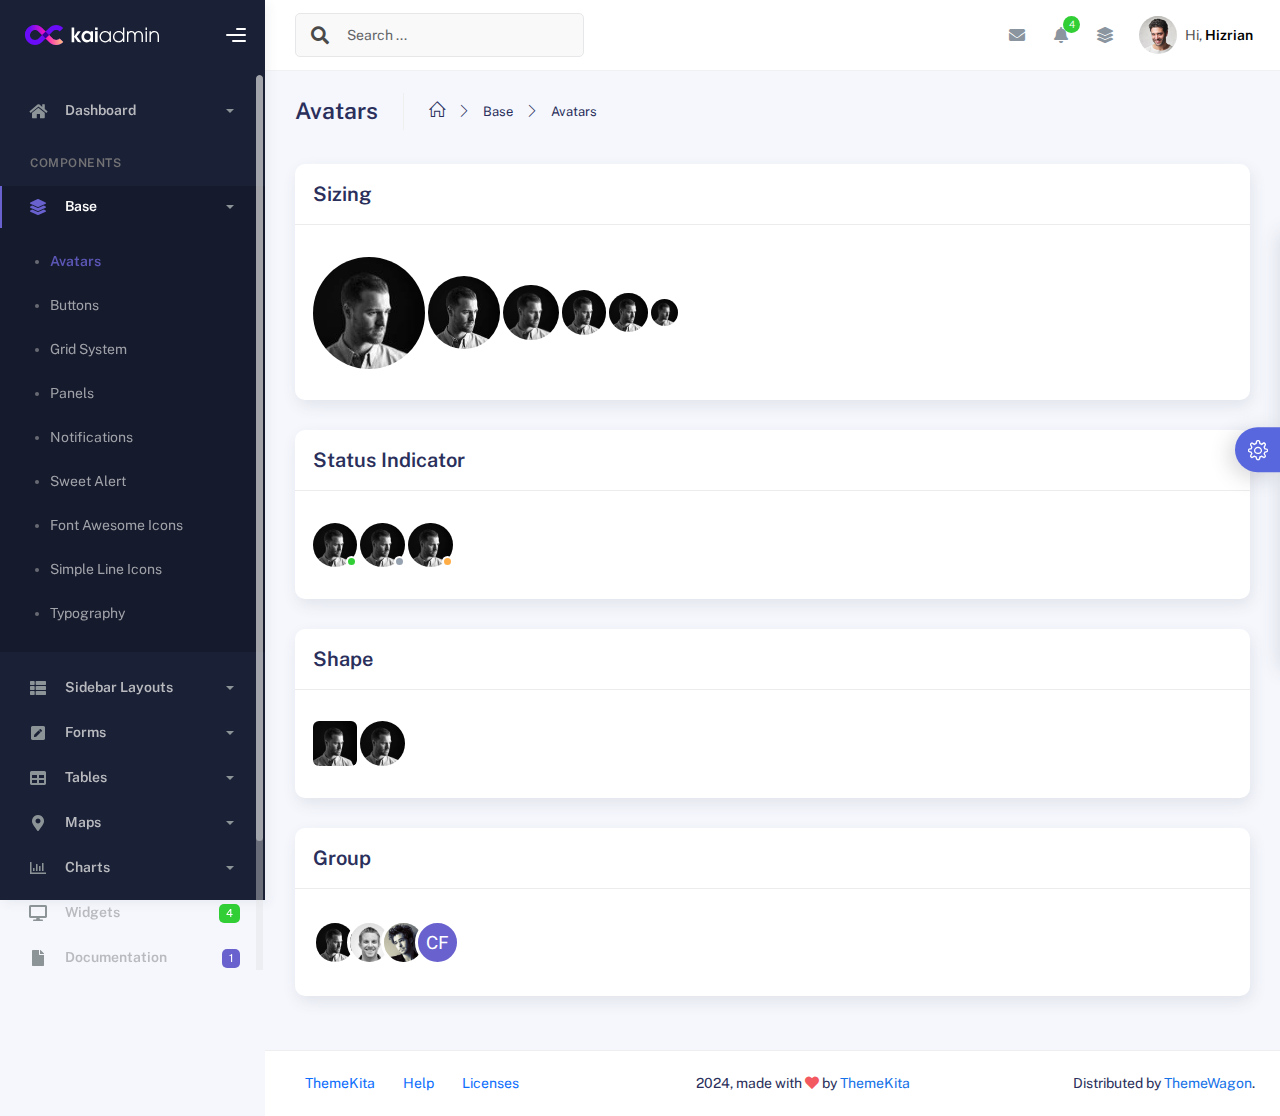
<file: BE/ET/wwwroot/admin/components/avatars.html>
<!DOCTYPE html>
<html lang="en">
<head>
	<meta http-equiv="X-UA-Compatible" content="IE=edge" />
	<title>Avatars - Kaiadmin Bootstrap 5 Admin Dashboard</title>
	<meta content='width=device-width, initial-scale=1.0, shrink-to-fit=no' name='viewport' />
	<link rel="icon" href="../assets/img/kaiadmin/favicon.ico" type="image/x-icon"/>

	<!-- Fonts and icons -->
	<script src="../assets/js/plugin/webfont/webfont.min.js"></script>
	<script>
		WebFont.load({
			google: {"families":["Public Sans:300,400,500,600,700"]},
			custom: {"families":["Font Awesome 5 Solid", "Font Awesome 5 Regular", "Font Awesome 5 Brands", "simple-line-icons"], urls: ['../assets/css/fonts.min.css']},
			active: function() {
				sessionStorage.fonts = true;
			}
		});
	</script>

	<!-- CSS Files -->
	<link rel="stylesheet" href="../assets/css/bootstrap.min.css">
	<link rel="stylesheet" href="../assets/css/plugins.min.css">
	<link rel="stylesheet" href="../assets/css/kaiadmin.min.css">

	<!-- CSS Just for demo purpose, don't include it in your project -->
	<link rel="stylesheet" href="../assets/css/demo.css">
</head>
<body>
	<div class="wrapper">
		<!-- Sidebar -->
		<div class="sidebar" data-background-color="dark">
			<div class="sidebar-logo">
				<!-- Logo Header -->
				<div class="logo-header" data-background-color="dark">

					<a href="../index.html" class="logo">
						<img src="../assets/img/kaiadmin/logo_light.svg" alt="navbar brand" class="navbar-brand" height="20">
					</a>
					<div class="nav-toggle">
						<button class="btn btn-toggle toggle-sidebar">
							<i class="gg-menu-right"></i>
						</button>
						<button class="btn btn-toggle sidenav-toggler">
							<i class="gg-menu-left"></i>
						</button>
					</div>
					<button class="topbar-toggler more">
						<i class="gg-more-vertical-alt"></i>
					</button>
				</div>
				<!-- End Logo Header -->	
			</div>	
			<div class="sidebar-wrapper scrollbar scrollbar-inner">
				<div class="sidebar-content">
					<ul class="nav nav-secondary">
						<li class="nav-item">
							<a data-bs-toggle="collapse" href="#dashboard" class="collapsed" aria-expanded="false">
								<i class="fas fa-home"></i>
								<p>Dashboard</p>
								<span class="caret"></span>
							</a>
							<div class="collapse" id="dashboard">
								<ul class="nav nav-collapse">
									<li>
										<a href="../../demo1/index.html">
											<span class="sub-item">Dashboard 1</span>
										</a>
									</li>
								</ul>
							</div>
						</li>
						<li class="nav-section">
							<span class="sidebar-mini-icon">
								<i class="fa fa-ellipsis-h"></i>
							</span>
							<h4 class="text-section">Components</h4>
						</li>
						<li class="nav-item active submenu">
							<a data-bs-toggle="collapse" href="#base">
								<i class="fas fa-layer-group"></i>
								<p>Base</p>
								<span class="caret"></span>
							</a>
							<div class="collapse show" id="base">
								<ul class="nav nav-collapse">
									<li class="active">
										<a href="../components/avatars.html">
											<span class="sub-item">Avatars</span>
										</a>
									</li>
									<li>
										<a href="../components/buttons.html">
											<span class="sub-item">Buttons</span>
										</a>
									</li>
									<li>
										<a href="../components/gridsystem.html">
											<span class="sub-item">Grid System</span>
										</a>
									</li>
									<li>
										<a href="../components/panels.html">
											<span class="sub-item">Panels</span>
										</a>
									</li>
									<li>
										<a href="../components/notifications.html">
											<span class="sub-item">Notifications</span>
										</a>
									</li>
									<li>
										<a href="../components/sweetalert.html">
											<span class="sub-item">Sweet Alert</span>
										</a>
									</li>
									<li>
										<a href="../components/font-awesome-icons.html">
											<span class="sub-item">Font Awesome Icons</span>
										</a>
									</li>
									<li>
										<a href="../components/simple-line-icons.html">
											<span class="sub-item">Simple Line Icons</span>
										</a>
									</li>
									<li>
										<a href="../components/typography.html">
											<span class="sub-item">Typography</span>
										</a>
									</li>
								</ul>
							</div>
						</li>
						<li class="nav-item">
							<a data-bs-toggle="collapse" href="#sidebarLayouts">
								<i class="fas fa-th-list"></i>
								<p>Sidebar Layouts</p>
								<span class="caret"></span>
							</a>
							<div class="collapse" id="sidebarLayouts">
								<ul class="nav nav-collapse">
									<li>
										<a href="../sidebar-style-2.html">
											<span class="sub-item">Sidebar Style 2</span>
										</a>
									</li>
									<li>
										<a href="../icon-menu.html">
											<span class="sub-item">Icon Menu</span>
										</a>
									</li>
								</ul>
							</div>
						</li>
						<li class="nav-item">
							<a data-bs-toggle="collapse" href="#forms">
								<i class="fas fa-pen-square"></i>
								<p>Forms</p>
								<span class="caret"></span>
							</a>
							<div class="collapse" id="forms">
								<ul class="nav nav-collapse">
									<li>
										<a href="../forms/forms.html">
											<span class="sub-item">Basic Form</span>
										</a>
									</li>
								</ul>
							</div>
						</li>
						<li class="nav-item">
							<a data-bs-toggle="collapse" href="#tables">
								<i class="fas fa-table"></i>
								<p>Tables</p>
								<span class="caret"></span>
							</a>
							<div class="collapse" id="tables">
								<ul class="nav nav-collapse">
									<li>
										<a href="../tables/tables.html">
											<span class="sub-item">Basic Table</span>
										</a>
									</li>
									<li>
										<a href="../tables/datatables.html">
											<span class="sub-item">Datatables</span>
										</a>
									</li>
								</ul>
							</div>
						</li>
						<li class="nav-item">
							<a data-bs-toggle="collapse" href="#maps">
								<i class="fas fa-map-marker-alt"></i>
								<p>Maps</p>
								<span class="caret"></span>
							</a>
							<div class="collapse" id="maps">
								<ul class="nav nav-collapse">
									<li>
										<a href="../maps/googlemaps.html">
											<span class="sub-item">Google Maps</span>
										</a>
									</li>
									<li>
										<a href="../maps/jsvectormap.html">
											<span class="sub-item">Jsvectormap</span>
										</a>
									</li>
								</ul>
							</div>
						</li>
						<li class="nav-item">
							<a data-bs-toggle="collapse" href="#charts">
								<i class="far fa-chart-bar"></i>
								<p>Charts</p>
								<span class="caret"></span>
							</a>
							<div class="collapse" id="charts">
								<ul class="nav nav-collapse">
									<li>
										<a href="../charts/charts.html">
											<span class="sub-item">Chart Js</span>
										</a>
									</li>
									<li>
										<a href="../charts/sparkline.html">
											<span class="sub-item">Sparkline</span>
										</a>
									</li>
								</ul>
							</div>
						</li>
						<li class="nav-item">
							<a href="../widgets.html">
								<i class="fas fa-desktop"></i>
								<p>Widgets</p>
								<span class="badge badge-success">4</span>
							</a>
						</li>
						<li class="nav-item">
							<a href="../../../documentation/index.html">
							  <i class="fas fa-file"></i>
							  <p>Documentation</p>
							  <span class="badge badge-secondary">1</span>
							</a>
						</li>
						<li class="nav-item">
							<a data-bs-toggle="collapse" href="#submenu">
								<i class="fas fa-bars"></i>
								<p>Menu Levels</p>
								<span class="caret"></span>
							</a>
							<div class="collapse" id="submenu">
								<ul class="nav nav-collapse">
									<li>
										<a data-bs-toggle="collapse" href="#subnav1">
											<span class="sub-item">Level 1</span>
											<span class="caret"></span>
										</a>
										<div class="collapse" id="subnav1">
											<ul class="nav nav-collapse subnav">
												<li>
													<a href="#">
														<span class="sub-item">Level 2</span>
													</a>
												</li>
												<li>
													<a href="#">
														<span class="sub-item">Level 2</span>
													</a>
												</li>
											</ul>
										</div>
									</li>
									<li>
										<a data-bs-toggle="collapse" href="#subnav2">
											<span class="sub-item">Level 1</span>
											<span class="caret"></span>
										</a>
										<div class="collapse" id="subnav2">
											<ul class="nav nav-collapse subnav">
												<li>
													<a href="#">
														<span class="sub-item">Level 2</span>
													</a>
												</li>
											</ul>
										</div>
									</li>
									<li>
										<a href="#">
											<span class="sub-item">Level 1</span>
										</a>
									</li>
								</ul>
							</div>
						</li>
					</ul>
				</div>
			</div>
		</div>
		<!-- End Sidebar -->

		<div class="main-panel">
			<div class="main-header">
				<div class="main-header-logo">
					<!-- Logo Header -->
					<div class="logo-header" data-background-color="dark">

						<a href="../index.html" class="logo">
							<img src="../assets/img/kaiadmin/logo_light.svg" alt="navbar brand" class="navbar-brand" height="20">
						</a>
						<div class="nav-toggle">
							<button class="btn btn-toggle toggle-sidebar">
								<i class="gg-menu-right"></i>
							</button>
							<button class="btn btn-toggle sidenav-toggler">
								<i class="gg-menu-left"></i>
							</button>
						</div>
						<button class="topbar-toggler more">
							<i class="gg-more-vertical-alt"></i>
						</button>

					</div>
					<!-- End Logo Header -->
				</div>
				<!-- Navbar Header -->
				<nav class="navbar navbar-header navbar-header-transparent navbar-expand-lg border-bottom">

					<div class="container-fluid">
						<nav class="navbar navbar-header-left navbar-expand-lg navbar-form nav-search p-0 d-none d-lg-flex">
							<div class="input-group">
								<div class="input-group-prepend">
									<button type="submit" class="btn btn-search pe-1">
										<i class="fa fa-search search-icon"></i>
									</button>
								</div>
								<input type="text" placeholder="Search ..." class="form-control">
							</div>
						</nav>

						<ul class="navbar-nav topbar-nav ms-md-auto align-items-center">
							<li class="nav-item topbar-icon dropdown hidden-caret d-flex d-lg-none">
								<a class="nav-link dropdown-toggle" data-bs-toggle="dropdown" href="#" role="button" aria-expanded="false" aria-haspopup="true">
									<i class="fa fa-search"></i>
								</a>
								<ul class="dropdown-menu dropdown-search animated fadeIn">
									<form class="navbar-left navbar-form nav-search">
										<div class="input-group">
											<input type="text" placeholder="Search ..." class="form-control">
										</div>
									</form>
								</ul>
							</li>
							<li class="nav-item topbar-icon dropdown hidden-caret">
								<a class="nav-link dropdown-toggle" href="#" id="messageDropdown" role="button" data-bs-toggle="dropdown" aria-haspopup="true" aria-expanded="false">
									<i class="fa fa-envelope"></i>
								</a>
								<ul class="dropdown-menu messages-notif-box animated fadeIn" aria-labelledby="messageDropdown">
									<li>
										<div class="dropdown-title d-flex justify-content-between align-items-center">
											Messages 									
											<a href="#" class="small">Mark all as read</a>
										</div>
									</li>
									<li>
										<div class="message-notif-scroll scrollbar-outer">
											<div class="notif-center">
												<a href="#">
													<div class="notif-img"> 
														<img src="../assets/img/jm_denis.jpg" alt="Img Profile">
													</div>
													<div class="notif-content">
														<span class="subject">Jimmy Denis</span>
														<span class="block">
															How are you ?
														</span>
														<span class="time">5 minutes ago</span> 
													</div>
												</a>
												<a href="#">
													<div class="notif-img"> 
														<img src="../assets/img/chadengle.jpg" alt="Img Profile">
													</div>
													<div class="notif-content">
														<span class="subject">Chad</span>
														<span class="block">
															Ok, Thanks !
														</span>
														<span class="time">12 minutes ago</span> 
													</div>
												</a>
												<a href="#">
													<div class="notif-img"> 
														<img src="../assets/img/mlane.jpg" alt="Img Profile">
													</div>
													<div class="notif-content">
														<span class="subject">Jhon Doe</span>
														<span class="block">
															Ready for the meeting today...
														</span>
														<span class="time">12 minutes ago</span> 
													</div>
												</a>
												<a href="#">
													<div class="notif-img"> 
														<img src="../assets/img/talha.jpg" alt="Img Profile">
													</div>
													<div class="notif-content">
														<span class="subject">Talha</span>
														<span class="block">
															Hi, Apa Kabar ?
														</span>
														<span class="time">17 minutes ago</span> 
													</div>
												</a>
											</div>
										</div>
									</li>
									<li>
										<a class="see-all" href="javascript:void(0);">See all messages<i class="fa fa-angle-right"></i> </a>
									</li>
								</ul>
							</li>
							<li class="nav-item topbar-icon dropdown hidden-caret">
								<a class="nav-link dropdown-toggle" href="#" id="notifDropdown" role="button" data-bs-toggle="dropdown" aria-haspopup="true" aria-expanded="false">
									<i class="fa fa-bell"></i>
									<span class="notification">4</span>
								</a>
								<ul class="dropdown-menu notif-box animated fadeIn" aria-labelledby="notifDropdown">
									<li>
										<div class="dropdown-title">You have 4 new notification</div>
									</li>
									<li>
										<div class="notif-scroll scrollbar-outer">
											<div class="notif-center">
												<a href="#">
													<div class="notif-icon notif-primary"> <i class="fa fa-user-plus"></i> </div>
													<div class="notif-content">
														<span class="block">
															New user registered
														</span>
														<span class="time">5 minutes ago</span> 
													</div>
												</a>
												<a href="#">
													<div class="notif-icon notif-success"> <i class="fa fa-comment"></i> </div>
													<div class="notif-content">
														<span class="block">
															Rahmad commented on Admin
														</span>
														<span class="time">12 minutes ago</span> 
													</div>
												</a>
												<a href="#">
													<div class="notif-img"> 
														<img src="../assets/img/profile2.jpg" alt="Img Profile">
													</div>
													<div class="notif-content">
														<span class="block">
															Reza send messages to you
														</span>
														<span class="time">12 minutes ago</span> 
													</div>
												</a>
												<a href="#">
													<div class="notif-icon notif-danger"> <i class="fa fa-heart"></i> </div>
													<div class="notif-content">
														<span class="block">
															Farrah liked Admin
														</span>
														<span class="time">17 minutes ago</span> 
													</div>
												</a>
											</div>
										</div>
									</li>
									<li>
										<a class="see-all" href="javascript:void(0);">See all notifications<i class="fa fa-angle-right"></i> </a>
									</li>
								</ul>
							</li>
							<li class="nav-item topbar-icon dropdown hidden-caret">
								<a class="nav-link" data-bs-toggle="dropdown" href="#" aria-expanded="false">
									<i class="fas fa-layer-group"></i>
								</a>
								<div class="dropdown-menu quick-actions animated fadeIn">
									<div class="quick-actions-header">
										<span class="title mb-1">Quick Actions</span>
										<span class="subtitle op-7">Shortcuts</span>
									</div>
									<div class="quick-actions-scroll scrollbar-outer">
										<div class="quick-actions-items">
											<div class="row m-0">
												<a class="col-6 col-md-4 p-0" href="#">
													<div class="quick-actions-item">
														<div class="avatar-item bg-danger rounded-circle">
															<i class="far fa-calendar-alt"></i>
														</div>
														<span class="text">Calendar</span>
													</div>
												</a>
												<a class="col-6 col-md-4 p-0" href="#">
													<div class="quick-actions-item">
														<div class="avatar-item bg-warning rounded-circle">
															<i class="fas fa-map"></i>
														</div>
														<span class="text">Maps</span>
													</div>
												</a>
												<a class="col-6 col-md-4 p-0" href="#">
													<div class="quick-actions-item">
														<div class="avatar-item bg-info rounded-circle">
															<i class="fas fa-file-excel"></i>
														</div>
														<span class="text">Reports</span>
													</div>
												</a>
												<a class="col-6 col-md-4 p-0" href="#">
													<div class="quick-actions-item">
														<div class="avatar-item bg-success rounded-circle">
															<i class="fas fa-envelope"></i>
														</div>
														<span class="text">Emails</span>
													</div>
												</a>
												<a class="col-6 col-md-4 p-0" href="#">
													<div class="quick-actions-item">
														<div class="avatar-item bg-primary rounded-circle">
															<i class="fas fa-file-invoice-dollar"></i>
														</div>
														<span class="text">Invoice</span>
													</div>
												</a>
												<a class="col-6 col-md-4 p-0" href="#">
													<div class="quick-actions-item">
														<div class="avatar-item bg-secondary rounded-circle">
															<i class="fas fa-credit-card"></i>
														</div>
														<span class="text">Payments</span>
													</div>
												</a>
											</div>
										</div>
									</div>
								</div>
							</li>
							
							<li class="nav-item topbar-user dropdown hidden-caret">
								<a class="dropdown-toggle profile-pic" data-bs-toggle="dropdown" href="#" aria-expanded="false">
									<div class="avatar-sm">
										<img src="../assets/img/profile.jpg" alt="..." class="avatar-img rounded-circle">
									</div>
									<span class="profile-username">
										<span class="op-7">Hi,</span> <span class="fw-bold">Hizrian</span>
									</span>
								</a>
								<ul class="dropdown-menu dropdown-user animated fadeIn">
									<div class="dropdown-user-scroll scrollbar-outer">
										<li>
											<div class="user-box">
												<div class="avatar-lg"><img src="../assets/img/profile.jpg" alt="image profile" class="avatar-img rounded"></div>
												<div class="u-text">
													<h4>Hizrian</h4>
													<p class="text-muted">hello@example.com</p><a href="profile.html" class="btn btn-xs btn-secondary btn-sm">View Profile</a>
												</div>
											</div>
										</li>
										<li>
											<div class="dropdown-divider"></div>
											<a class="dropdown-item" href="#">My Profile</a>
											<a class="dropdown-item" href="#">My Balance</a>
											<a class="dropdown-item" href="#">Inbox</a>
											<div class="dropdown-divider"></div>
											<a class="dropdown-item" href="#">Account Setting</a>
											<div class="dropdown-divider"></div>
											<a class="dropdown-item" href="#">Logout</a>
										</li>
									</div>
								</ul>
							</li>
						</ul>
					</div>
				</nav>
				<!-- End Navbar -->
			</div>
			
			<div class="container">
				<div class="page-inner">
					<div class="page-header">
						<h3 class="fw-bold mb-3">Avatars</h3>
						<ul class="breadcrumbs mb-3">
							<li class="nav-home">
								<a href="#">
									<i class="icon-home"></i>
								</a>
							</li>
							<li class="separator">
								<i class="icon-arrow-right"></i>
							</li>
							<li class="nav-item">
								<a href="#">Base</a>
							</li>
							<li class="separator">
								<i class="icon-arrow-right"></i>
							</li>
							<li class="nav-item">
								<a href="#">Avatars</a>
							</li>
						</ul>
					</div>
					<div class="row">
						<div class="col-md-12">
							<div class="card">
								<div class="card-header">
									<h4 class="card-title">Sizing</h4>

								</div>
								<div class="card-body">
									<p class="demo">
										<div class="avatar avatar-xxl">
											<img src="../assets/img/jm_denis.jpg" alt="..." class="avatar-img rounded-circle">
										</div>

										<div class="avatar avatar-xl">
											<img src="../assets/img/jm_denis.jpg" alt="..." class="avatar-img rounded-circle">
										</div>

										<div class="avatar avatar-lg">
											<img src="../assets/img/jm_denis.jpg" alt="..." class="avatar-img rounded-circle">
										</div>

										<div class="avatar">
											<img src="../assets/img/jm_denis.jpg" alt="..." class="avatar-img rounded-circle">
										</div>

										<div class="avatar avatar-sm">
											<img src="../assets/img/jm_denis.jpg" alt="..." class="avatar-img rounded-circle">
										</div>

										<div class="avatar avatar-xs">
											<img src="../assets/img/jm_denis.jpg" alt="..." class="avatar-img rounded-circle">
										</div>
									</p>
								</div>
							</div>
						</div>
						<div class="col-md-12">
							<div class="card">
								<div class="card-header">
									<h4 class="card-title">Status Indicator</h4>

								</div>
								<div class="card-body">
									<p class="demo">
										<div class="avatar avatar-online">
											<img src="../assets/img/jm_denis.jpg" alt="..." class="avatar-img rounded-circle">
										</div>

										<div class="avatar avatar-offline">
											<img src="../assets/img/jm_denis.jpg" alt="..." class="avatar-img rounded-circle">
										</div>

										<div class="avatar avatar-away">
											<img src="../assets/img/jm_denis.jpg" alt="..." class="avatar-img rounded-circle">
										</div>
									</p>
								</div>
							</div>
						</div>
						<div class="col-md-12">
							<div class="card">
								<div class="card-header">
									<h4 class="card-title">Shape</h4>

								</div>
								<div class="card-body">
									<p class="demo">
										<div class="avatar">
											<img src="../assets/img/jm_denis.jpg" alt="..." class="avatar-img rounded">
										</div>

										<div class="avatar">
											<img src="../assets/img/jm_denis.jpg" alt="..." class="avatar-img rounded-circle">
										</div>
									</p>
								</div>
							</div>
						</div>
						<div class="col-md-12">
							<div class="card">
								<div class="card-header">
									<h4 class="card-title">Group</h4>

								</div>
								<div class="card-body">
									<p class="demo">
										<div class="avatar-group">
											<div class="avatar">
												<img src="../assets/img/jm_denis.jpg" alt="..." class="avatar-img rounded-circle border border-white">
											</div>
											<div class="avatar">
												<img src="../assets/img/chadengle.jpg" alt="..." class="avatar-img rounded-circle border border-white">
											</div>
											<div class="avatar">
												<img src="../assets/img/mlane.jpg" alt="..." class="avatar-img rounded-circle border border-white">
											</div>
											<div class="avatar">
												<span class="avatar-title rounded-circle border border-white">CF</span>
											</div>
										</div>
									</p>
								</div>
							</div>
						</div>
					</div>
				</div>
			</div>
			
			<footer class="footer">
				<div class="container-fluid d-flex justify-content-between">
					<nav class="pull-left">
						<ul class="nav">
							<li class="nav-item">
								<a class="nav-link" href="http://www.themekita.com">
									ThemeKita
								</a>
							</li>
							<li class="nav-item">
								<a class="nav-link" href="#"> Help </a>
							</li>
							<li class="nav-item">
								<a class="nav-link" href="#"> Licenses </a>
							</li>
						</ul>
					</nav>
					<div class="copyright">
						2024, made with <i class="fa fa-heart heart text-danger"></i> by
						<a href="http://www.themekita.com">ThemeKita</a>
					</div>
					<div>
						Distributed by
						<a target="_blank" href="https://themewagon.com/">ThemeWagon</a>.
					</div>
				</div>
			</footer>
		</div>
		
		<!-- Custom template | don't include it in your project! -->
		<div class="custom-template">
			<div class="title">Settings</div>
			<div class="custom-content">
				<div class="switcher">
					<div class="switch-block">
						<h4>Logo Header</h4>
						<div class="btnSwitch">
							<button type="button" class=" selected changeLogoHeaderColor" data-color="dark"></button>
							<button type="button" class="selected changeLogoHeaderColor" data-color="blue"></button>
							<button type="button" class="changeLogoHeaderColor" data-color="purple"></button>
							<button type="button" class="changeLogoHeaderColor" data-color="light-blue"></button>
							<button type="button" class="changeLogoHeaderColor" data-color="green"></button>
							<button type="button" class="changeLogoHeaderColor" data-color="orange"></button>
							<button type="button" class="changeLogoHeaderColor" data-color="red"></button>
							<button type="button" class="changeLogoHeaderColor" data-color="white"></button>
							<br/>
							<button type="button" class="changeLogoHeaderColor" data-color="dark2"></button>
							<button type="button" class="changeLogoHeaderColor" data-color="blue2"></button>
							<button type="button" class="changeLogoHeaderColor" data-color="purple2"></button>
							<button type="button" class="changeLogoHeaderColor" data-color="light-blue2"></button>
							<button type="button" class="changeLogoHeaderColor" data-color="green2"></button>
							<button type="button" class="changeLogoHeaderColor" data-color="orange2"></button>
							<button type="button" class="changeLogoHeaderColor" data-color="red2"></button>
						</div>
					</div>
					<div class="switch-block">
						<h4>Navbar Header</h4>
						<div class="btnSwitch">
							<button type="button" class="changeTopBarColor" data-color="dark"></button>
							<button type="button" class="changeTopBarColor" data-color="blue"></button>
							<button type="button" class="changeTopBarColor" data-color="purple"></button>
							<button type="button" class="changeTopBarColor" data-color="light-blue"></button>
							<button type="button" class="changeTopBarColor" data-color="green"></button>
							<button type="button" class="changeTopBarColor" data-color="orange"></button>
							<button type="button" class="changeTopBarColor" data-color="red"></button>
							<button type="button" class="changeTopBarColor" data-color="white"></button>
							<br/>
							<button type="button" class="changeTopBarColor" data-color="dark2"></button>
							<button type="button" class="selected changeTopBarColor" data-color="blue2"></button>
							<button type="button" class="changeTopBarColor" data-color="purple2"></button>
							<button type="button" class="changeTopBarColor" data-color="light-blue2"></button>
							<button type="button" class="changeTopBarColor" data-color="green2"></button>
							<button type="button" class="changeTopBarColor" data-color="orange2"></button>
							<button type="button" class="changeTopBarColor" data-color="red2"></button>
						</div>
					</div>
					<div class="switch-block">
						<h4>Sidebar</h4>
						<div class="btnSwitch">
							<button type="button" class="selected changeSideBarColor" data-color="white"></button>
							<button type="button" class="changeSideBarColor" data-color="dark"></button>
							<button type="button" class="changeSideBarColor" data-color="dark2"></button>
						</div>
					</div>
				</div>
			</div>
			<div class="custom-toggle">
				<i class="icon-settings"></i>
			</div>
		</div>
		<!-- End Custom template -->
	</div>
	<!--   Core JS Files   -->
	<script src="../assets/js/core/jquery-3.7.1.min.js"></script>
	<script src="../assets/js/core/popper.min.js"></script>
	<script src="../assets/js/core/bootstrap.min.js"></script>
	
	<!-- jQuery Scrollbar -->
	<script src="../assets/js/plugin/jquery-scrollbar/jquery.scrollbar.min.js"></script>
	<!-- Moment JS -->
	<script src="../assets/js/plugin/moment/moment.min.js"></script>

	<!-- Chart JS -->
	<script src="../assets/js/plugin/chart.js/chart.min.js"></script>

	<!-- jQuery Sparkline -->
	<script src="../assets/js/plugin/jquery.sparkline/jquery.sparkline.min.js"></script>

	<!-- Chart Circle -->
	<script src="../assets/js/plugin/chart-circle/circles.min.js"></script>

	<!-- Datatables -->
	<script src="../assets/js/plugin/datatables/datatables.min.js"></script>

	<!-- Bootstrap Notify -->
	<script src="../assets/js/plugin/bootstrap-notify/bootstrap-notify.min.js"></script>

	<!-- jQuery Vector Maps -->
	<script src="../assets/js/plugin/jsvectormap/jsvectormap.min.js"></script>
	<script src="../assets/js/plugin/jsvectormap/world.js"></script>

	<!-- Sweet Alert -->
	<script src="../assets/js/plugin/sweetalert/sweetalert.min.js"></script>

	<!-- Kaiadmin JS -->
	<script src="../assets/js/kaiadmin.min.js"></script>

	<!-- Kaiadmin DEMO methods, don't include it in your project! -->
	<script src="../assets/js/setting-demo2.js"></script>
</body>
</html>
</file>
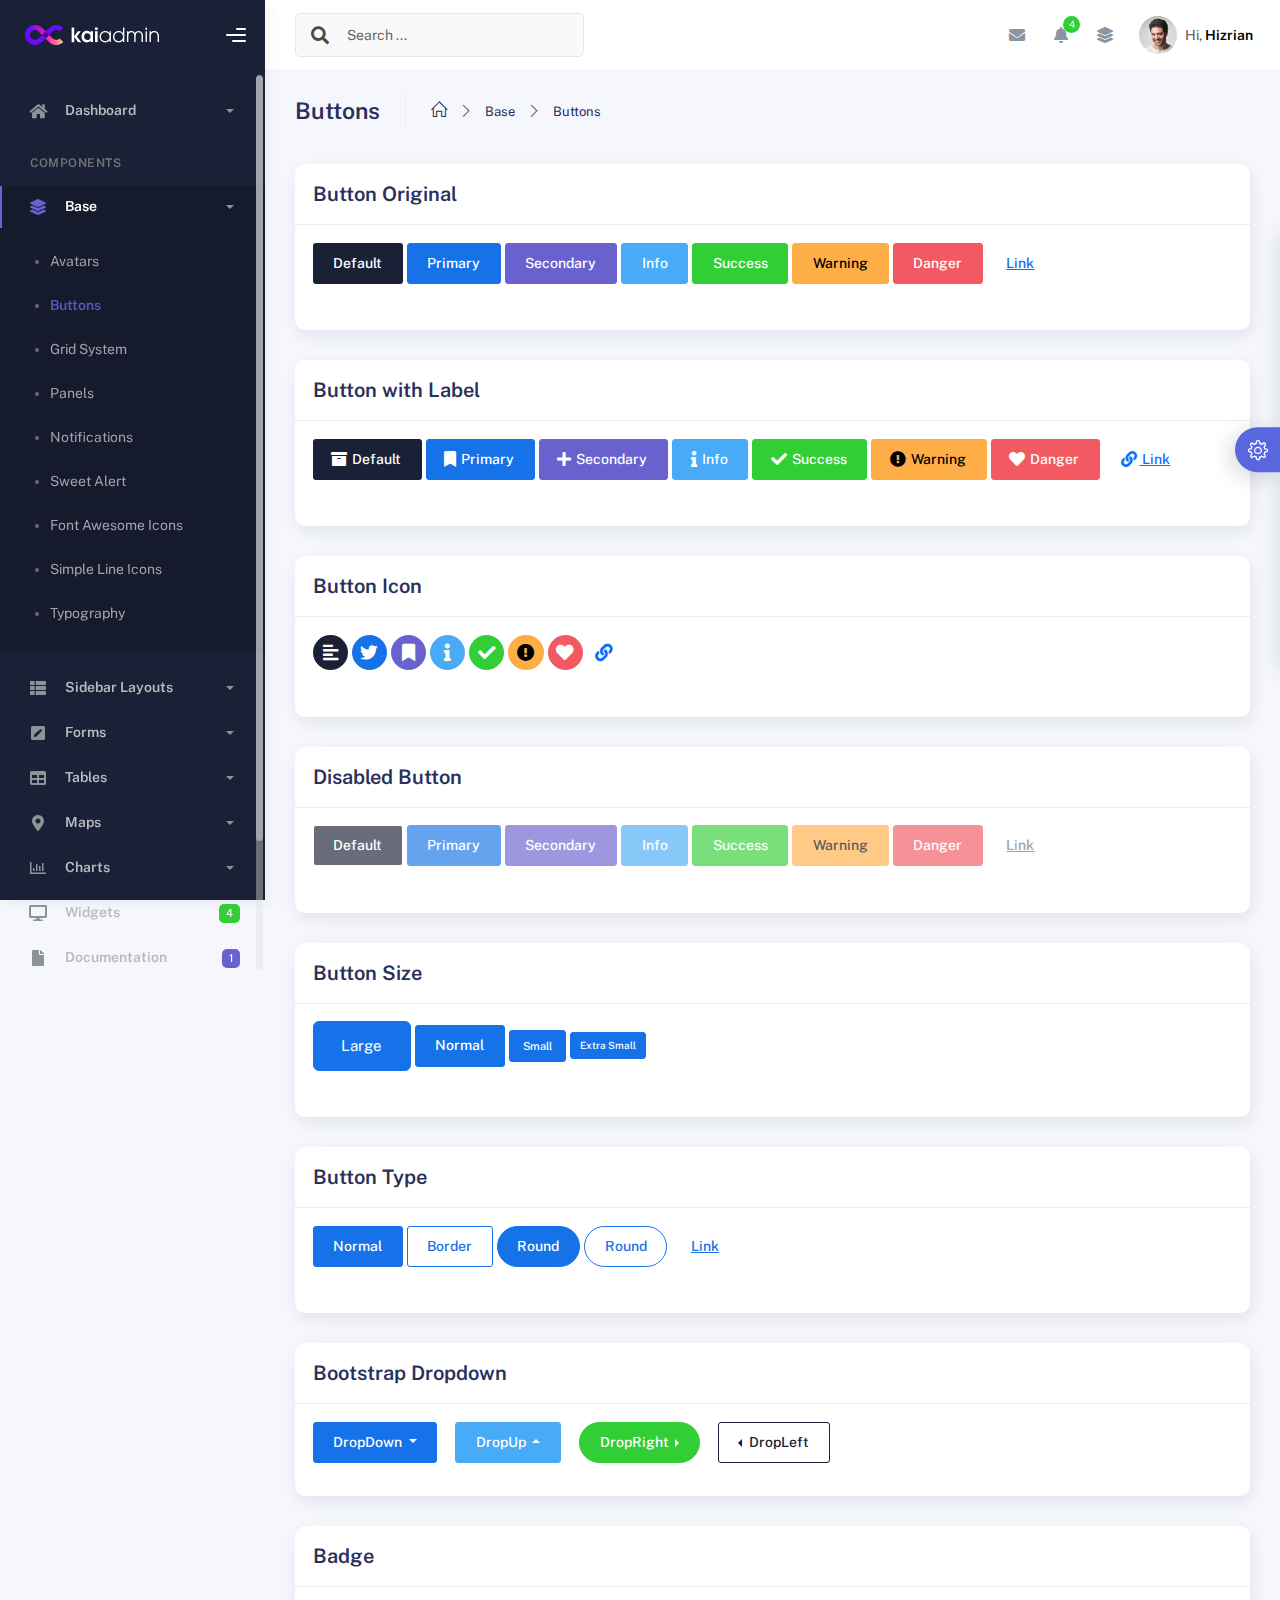
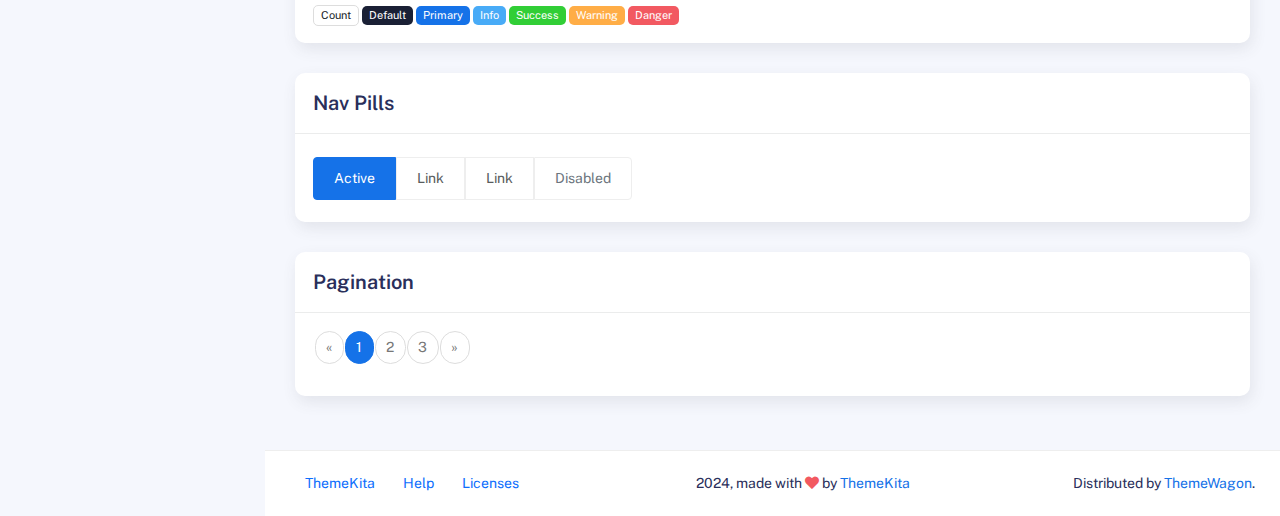
<file: BE/ET/wwwroot/admin/components/buttons.html>
<!DOCTYPE html>
<html lang="en">
  <head>
    <meta http-equiv="X-UA-Compatible" content="IE=edge" />
    <title>Buttons - Kaiadmin Bootstrap 5 Admin Dashboard</title>
    <meta
      content="width=device-width, initial-scale=1.0, shrink-to-fit=no"
      name="viewport"
    />
    <link
      rel="icon"
      href="../assets/img/kaiadmin/favicon.ico"
      type="image/x-icon"
    />

    <!-- Fonts and icons -->
    <script src="../assets/js/plugin/webfont/webfont.min.js"></script>
    <script>
      WebFont.load({
        google: { families: ["Public Sans:300,400,500,600,700"] },
        custom: {
          families: [
            "Font Awesome 5 Solid",
            "Font Awesome 5 Regular",
            "Font Awesome 5 Brands",
            "simple-line-icons",
          ],
          urls: ["../assets/css/fonts.min.css"],
        },
        active: function () {
          sessionStorage.fonts = true;
        },
      });
    </script>

    <!-- CSS Files -->
    <link rel="stylesheet" href="../assets/css/bootstrap.min.css" />
    <link rel="stylesheet" href="../assets/css/plugins.min.css" />
    <link rel="stylesheet" href="../assets/css/kaiadmin.min.css" />

    <!-- CSS Just for demo purpose, don't include it in your project -->
    <link rel="stylesheet" href="../assets/css/demo.css" />
  </head>
  <body>
    <div class="wrapper">
      <!-- Sidebar -->
      <div class="sidebar" data-background-color="dark">
        <div class="sidebar-logo">
          <!-- Logo Header -->
          <div class="logo-header" data-background-color="dark">
            <a href="../index.html" class="logo">
              <img
                src="../assets/img/kaiadmin/logo_light.svg"
                alt="navbar brand"
                class="navbar-brand"
                height="20"
              />
            </a>
            <div class="nav-toggle">
              <button class="btn btn-toggle toggle-sidebar">
                <i class="gg-menu-right"></i>
              </button>
              <button class="btn btn-toggle sidenav-toggler">
                <i class="gg-menu-left"></i>
              </button>
            </div>
            <button class="topbar-toggler more">
              <i class="gg-more-vertical-alt"></i>
            </button>
          </div>
          <!-- End Logo Header -->
        </div>
        <div class="sidebar-wrapper scrollbar scrollbar-inner">
          <div class="sidebar-content">
            <ul class="nav nav-secondary">
              <li class="nav-item">
                <a
                  data-bs-toggle="collapse"
                  href="#dashboard"
                  class="collapsed"
                  aria-expanded="false"
                >
                  <i class="fas fa-home"></i>
                  <p>Dashboard</p>
                  <span class="caret"></span>
                </a>
                <div class="collapse" id="dashboard">
                  <ul class="nav nav-collapse">
                    <li>
                      <a href="../../demo1/index.html">
                        <span class="sub-item">Dashboard 1</span>
                      </a>
                    </li>
                  </ul>
                </div>
              </li>
              <li class="nav-section">
                <span class="sidebar-mini-icon">
                  <i class="fa fa-ellipsis-h"></i>
                </span>
                <h4 class="text-section">Components</h4>
              </li>
              <li class="nav-item active submenu">
                <a data-bs-toggle="collapse" href="#base">
                  <i class="fas fa-layer-group"></i>
                  <p>Base</p>
                  <span class="caret"></span>
                </a>
                <div class="collapse show" id="base">
                  <ul class="nav nav-collapse">
                    <li>
                      <a href="../components/avatars.html">
                        <span class="sub-item">Avatars</span>
                      </a>
                    </li>
                    <li class="active">
                      <a href="../components/buttons.html">
                        <span class="sub-item">Buttons</span>
                      </a>
                    </li>
                    <li>
                      <a href="../components/gridsystem.html">
                        <span class="sub-item">Grid System</span>
                      </a>
                    </li>
                    <li>
                      <a href="../components/panels.html">
                        <span class="sub-item">Panels</span>
                      </a>
                    </li>
                    <li>
                      <a href="../components/notifications.html">
                        <span class="sub-item">Notifications</span>
                      </a>
                    </li>
                    <li>
                      <a href="../components/sweetalert.html">
                        <span class="sub-item">Sweet Alert</span>
                      </a>
                    </li>
                    <li>
                      <a href="../components/font-awesome-icons.html">
                        <span class="sub-item">Font Awesome Icons</span>
                      </a>
                    </li>
                    <li>
                      <a href="../components/simple-line-icons.html">
                        <span class="sub-item">Simple Line Icons</span>
                      </a>
                    </li>
                    <li>
                      <a href="../components/typography.html">
                        <span class="sub-item">Typography</span>
                      </a>
                    </li>
                  </ul>
                </div>
              </li>
              <li class="nav-item">
                <a data-bs-toggle="collapse" href="#sidebarLayouts">
                  <i class="fas fa-th-list"></i>
                  <p>Sidebar Layouts</p>
                  <span class="caret"></span>
                </a>
                <div class="collapse" id="sidebarLayouts">
                  <ul class="nav nav-collapse">
                    <li>
                      <a href="../sidebar-style-2.html">
                        <span class="sub-item">Sidebar Style 2</span>
                      </a>
                    </li>
                    <li>
                      <a href="../icon-menu.html">
                        <span class="sub-item">Icon Menu</span>
                      </a>
                    </li>
                  </ul>
                </div>
              </li>
              <li class="nav-item">
                <a data-bs-toggle="collapse" href="#forms">
                  <i class="fas fa-pen-square"></i>
                  <p>Forms</p>
                  <span class="caret"></span>
                </a>
                <div class="collapse" id="forms">
                  <ul class="nav nav-collapse">
                    <li>
                      <a href="../forms/forms.html">
                        <span class="sub-item">Basic Form</span>
                      </a>
                    </li>
                  </ul>
                </div>
              </li>
              <li class="nav-item">
                <a data-bs-toggle="collapse" href="#tables">
                  <i class="fas fa-table"></i>
                  <p>Tables</p>
                  <span class="caret"></span>
                </a>
                <div class="collapse" id="tables">
                  <ul class="nav nav-collapse">
                    <li>
                      <a href="../tables/tables.html">
                        <span class="sub-item">Basic Table</span>
                      </a>
                    </li>
                    <li>
                      <a href="../tables/datatables.html">
                        <span class="sub-item">Datatables</span>
                      </a>
                    </li>
                  </ul>
                </div>
              </li>
              <li class="nav-item">
                <a data-bs-toggle="collapse" href="#maps">
                  <i class="fas fa-map-marker-alt"></i>
                  <p>Maps</p>
                  <span class="caret"></span>
                </a>
                <div class="collapse" id="maps">
                  <ul class="nav nav-collapse">
                    <li>
                      <a href="../maps/googlemaps.html">
                        <span class="sub-item">Google Maps</span>
                      </a>
                    </li>
                    <li>
                      <a href="../maps/jsvectormap.html">
                        <span class="sub-item">Jsvectormap</span>
                      </a>
                    </li>
                  </ul>
                </div>
              </li>
              <li class="nav-item">
                <a data-bs-toggle="collapse" href="#charts">
                  <i class="far fa-chart-bar"></i>
                  <p>Charts</p>
                  <span class="caret"></span>
                </a>
                <div class="collapse" id="charts">
                  <ul class="nav nav-collapse">
                    <li>
                      <a href="../charts/charts.html">
                        <span class="sub-item">Chart Js</span>
                      </a>
                    </li>
                    <li>
                      <a href="../charts/sparkline.html">
                        <span class="sub-item">Sparkline</span>
                      </a>
                    </li>
                  </ul>
                </div>
              </li>
              <li class="nav-item">
                <a href="../widgets.html">
                  <i class="fas fa-desktop"></i>
                  <p>Widgets</p>
                  <span class="badge badge-success">4</span>
                </a>
              </li>
              <li class="nav-item">
                <a href="../../../documentation/index.html">
                  <i class="fas fa-file"></i>
                  <p>Documentation</p>
                  <span class="badge badge-secondary">1</span>
                </a>
              </li>
              <li class="nav-item">
                <a data-bs-toggle="collapse" href="#submenu">
                  <i class="fas fa-bars"></i>
                  <p>Menu Levels</p>
                  <span class="caret"></span>
                </a>
                <div class="collapse" id="submenu">
                  <ul class="nav nav-collapse">
                    <li>
                      <a data-bs-toggle="collapse" href="#subnav1">
                        <span class="sub-item">Level 1</span>
                        <span class="caret"></span>
                      </a>
                      <div class="collapse" id="subnav1">
                        <ul class="nav nav-collapse subnav">
                          <li>
                            <a href="#">
                              <span class="sub-item">Level 2</span>
                            </a>
                          </li>
                          <li>
                            <a href="#">
                              <span class="sub-item">Level 2</span>
                            </a>
                          </li>
                        </ul>
                      </div>
                    </li>
                    <li>
                      <a data-bs-toggle="collapse" href="#subnav2">
                        <span class="sub-item">Level 1</span>
                        <span class="caret"></span>
                      </a>
                      <div class="collapse" id="subnav2">
                        <ul class="nav nav-collapse subnav">
                          <li>
                            <a href="#">
                              <span class="sub-item">Level 2</span>
                            </a>
                          </li>
                        </ul>
                      </div>
                    </li>
                    <li>
                      <a href="#">
                        <span class="sub-item">Level 1</span>
                      </a>
                    </li>
                  </ul>
                </div>
              </li>
            </ul>
          </div>
        </div>
      </div>
      <!-- End Sidebar -->

      <div class="main-panel">
        <div class="main-header">
          <div class="main-header-logo">
            <!-- Logo Header -->
            <div class="logo-header" data-background-color="dark">
              <a href="../index.html" class="logo">
                <img
                  src="../assets/img/kaiadmin/logo_light.svg"
                  alt="navbar brand"
                  class="navbar-brand"
                  height="20"
                />
              </a>
              <div class="nav-toggle">
                <button class="btn btn-toggle toggle-sidebar">
                  <i class="gg-menu-right"></i>
                </button>
                <button class="btn btn-toggle sidenav-toggler">
                  <i class="gg-menu-left"></i>
                </button>
              </div>
              <button class="topbar-toggler more">
                <i class="gg-more-vertical-alt"></i>
              </button>
            </div>
            <!-- End Logo Header -->
          </div>
          <!-- Navbar Header -->
          <nav
            class="navbar navbar-header navbar-header-transparent navbar-expand-lg border-bottom"
          >
            <div class="container-fluid">
              <nav
                class="navbar navbar-header-left navbar-expand-lg navbar-form nav-search p-0 d-none d-lg-flex"
              >
                <div class="input-group">
                  <div class="input-group-prepend">
                    <button type="submit" class="btn btn-search pe-1">
                      <i class="fa fa-search search-icon"></i>
                    </button>
                  </div>
                  <input
                    type="text"
                    placeholder="Search ..."
                    class="form-control"
                  />
                </div>
              </nav>

              <ul class="navbar-nav topbar-nav ms-md-auto align-items-center">
                <li
                  class="nav-item topbar-icon dropdown hidden-caret d-flex d-lg-none"
                >
                  <a
                    class="nav-link dropdown-toggle"
                    data-bs-toggle="dropdown"
                    href="#"
                    role="button"
                    aria-expanded="false"
                    aria-haspopup="true"
                  >
                    <i class="fa fa-search"></i>
                  </a>
                  <ul class="dropdown-menu dropdown-search animated fadeIn">
                    <form class="navbar-left navbar-form nav-search">
                      <div class="input-group">
                        <input
                          type="text"
                          placeholder="Search ..."
                          class="form-control"
                        />
                      </div>
                    </form>
                  </ul>
                </li>
                <li class="nav-item topbar-icon dropdown hidden-caret">
                  <a
                    class="nav-link dropdown-toggle"
                    href="#"
                    id="messageDropdown"
                    role="button"
                    data-bs-toggle="dropdown"
                    aria-haspopup="true"
                    aria-expanded="false"
                  >
                    <i class="fa fa-envelope"></i>
                  </a>
                  <ul
                    class="dropdown-menu messages-notif-box animated fadeIn"
                    aria-labelledby="messageDropdown"
                  >
                    <li>
                      <div
                        class="dropdown-title d-flex justify-content-between align-items-center"
                      >
                        Messages
                        <a href="#" class="small">Mark all as read</a>
                      </div>
                    </li>
                    <li>
                      <div class="message-notif-scroll scrollbar-outer">
                        <div class="notif-center">
                          <a href="#">
                            <div class="notif-img">
                              <img
                                src="../assets/img/jm_denis.jpg"
                                alt="Img Profile"
                              />
                            </div>
                            <div class="notif-content">
                              <span class="subject">Jimmy Denis</span>
                              <span class="block"> How are you ? </span>
                              <span class="time">5 minutes ago</span>
                            </div>
                          </a>
                          <a href="#">
                            <div class="notif-img">
                              <img
                                src="../assets/img/chadengle.jpg"
                                alt="Img Profile"
                              />
                            </div>
                            <div class="notif-content">
                              <span class="subject">Chad</span>
                              <span class="block"> Ok, Thanks ! </span>
                              <span class="time">12 minutes ago</span>
                            </div>
                          </a>
                          <a href="#">
                            <div class="notif-img">
                              <img
                                src="../assets/img/mlane.jpg"
                                alt="Img Profile"
                              />
                            </div>
                            <div class="notif-content">
                              <span class="subject">Jhon Doe</span>
                              <span class="block">
                                Ready for the meeting today...
                              </span>
                              <span class="time">12 minutes ago</span>
                            </div>
                          </a>
                          <a href="#">
                            <div class="notif-img">
                              <img
                                src="../assets/img/talha.jpg"
                                alt="Img Profile"
                              />
                            </div>
                            <div class="notif-content">
                              <span class="subject">Talha</span>
                              <span class="block"> Hi, Apa Kabar ? </span>
                              <span class="time">17 minutes ago</span>
                            </div>
                          </a>
                        </div>
                      </div>
                    </li>
                    <li>
                      <a class="see-all" href="javascript:void(0);"
                        >See all messages<i class="fa fa-angle-right"></i>
                      </a>
                    </li>
                  </ul>
                </li>
                <li class="nav-item topbar-icon dropdown hidden-caret">
                  <a
                    class="nav-link dropdown-toggle"
                    href="#"
                    id="notifDropdown"
                    role="button"
                    data-bs-toggle="dropdown"
                    aria-haspopup="true"
                    aria-expanded="false"
                  >
                    <i class="fa fa-bell"></i>
                    <span class="notification">4</span>
                  </a>
                  <ul
                    class="dropdown-menu notif-box animated fadeIn"
                    aria-labelledby="notifDropdown"
                  >
                    <li>
                      <div class="dropdown-title">
                        You have 4 new notification
                      </div>
                    </li>
                    <li>
                      <div class="notif-scroll scrollbar-outer">
                        <div class="notif-center">
                          <a href="#">
                            <div class="notif-icon notif-primary">
                              <i class="fa fa-user-plus"></i>
                            </div>
                            <div class="notif-content">
                              <span class="block"> New user registered </span>
                              <span class="time">5 minutes ago</span>
                            </div>
                          </a>
                          <a href="#">
                            <div class="notif-icon notif-success">
                              <i class="fa fa-comment"></i>
                            </div>
                            <div class="notif-content">
                              <span class="block">
                                Rahmad commented on Admin
                              </span>
                              <span class="time">12 minutes ago</span>
                            </div>
                          </a>
                          <a href="#">
                            <div class="notif-img">
                              <img
                                src="../assets/img/profile2.jpg"
                                alt="Img Profile"
                              />
                            </div>
                            <div class="notif-content">
                              <span class="block">
                                Reza send messages to you
                              </span>
                              <span class="time">12 minutes ago</span>
                            </div>
                          </a>
                          <a href="#">
                            <div class="notif-icon notif-danger">
                              <i class="fa fa-heart"></i>
                            </div>
                            <div class="notif-content">
                              <span class="block"> Farrah liked Admin </span>
                              <span class="time">17 minutes ago</span>
                            </div>
                          </a>
                        </div>
                      </div>
                    </li>
                    <li>
                      <a class="see-all" href="javascript:void(0);"
                        >See all notifications<i class="fa fa-angle-right"></i>
                      </a>
                    </li>
                  </ul>
                </li>
                <li class="nav-item topbar-icon dropdown hidden-caret">
                  <a
                    class="nav-link"
                    data-bs-toggle="dropdown"
                    href="#"
                    aria-expanded="false"
                  >
                    <i class="fas fa-layer-group"></i>
                  </a>
                  <div class="dropdown-menu quick-actions animated fadeIn">
                    <div class="quick-actions-header">
                      <span class="title mb-1">Quick Actions</span>
                      <span class="subtitle op-7">Shortcuts</span>
                    </div>
                    <div class="quick-actions-scroll scrollbar-outer">
                      <div class="quick-actions-items">
                        <div class="row m-0">
                          <a class="col-6 col-md-4 p-0" href="#">
                            <div class="quick-actions-item">
                              <div class="avatar-item bg-danger rounded-circle">
                                <i class="far fa-calendar-alt"></i>
                              </div>
                              <span class="text">Calendar</span>
                            </div>
                          </a>
                          <a class="col-6 col-md-4 p-0" href="#">
                            <div class="quick-actions-item">
                              <div
                                class="avatar-item bg-warning rounded-circle"
                              >
                                <i class="fas fa-map"></i>
                              </div>
                              <span class="text">Maps</span>
                            </div>
                          </a>
                          <a class="col-6 col-md-4 p-0" href="#">
                            <div class="quick-actions-item">
                              <div class="avatar-item bg-info rounded-circle">
                                <i class="fas fa-file-excel"></i>
                              </div>
                              <span class="text">Reports</span>
                            </div>
                          </a>
                          <a class="col-6 col-md-4 p-0" href="#">
                            <div class="quick-actions-item">
                              <div
                                class="avatar-item bg-success rounded-circle"
                              >
                                <i class="fas fa-envelope"></i>
                              </div>
                              <span class="text">Emails</span>
                            </div>
                          </a>
                          <a class="col-6 col-md-4 p-0" href="#">
                            <div class="quick-actions-item">
                              <div
                                class="avatar-item bg-primary rounded-circle"
                              >
                                <i class="fas fa-file-invoice-dollar"></i>
                              </div>
                              <span class="text">Invoice</span>
                            </div>
                          </a>
                          <a class="col-6 col-md-4 p-0" href="#">
                            <div class="quick-actions-item">
                              <div
                                class="avatar-item bg-secondary rounded-circle"
                              >
                                <i class="fas fa-credit-card"></i>
                              </div>
                              <span class="text">Payments</span>
                            </div>
                          </a>
                        </div>
                      </div>
                    </div>
                  </div>
                </li>

                <li class="nav-item topbar-user dropdown hidden-caret">
                  <a
                    class="dropdown-toggle profile-pic"
                    data-bs-toggle="dropdown"
                    href="#"
                    aria-expanded="false"
                  >
                    <div class="avatar-sm">
                      <img
                        src="../assets/img/profile.jpg"
                        alt="..."
                        class="avatar-img rounded-circle"
                      />
                    </div>
                    <span class="profile-username">
                      <span class="op-7">Hi,</span>
                      <span class="fw-bold">Hizrian</span>
                    </span>
                  </a>
                  <ul class="dropdown-menu dropdown-user animated fadeIn">
                    <div class="dropdown-user-scroll scrollbar-outer">
                      <li>
                        <div class="user-box">
                          <div class="avatar-lg">
                            <img
                              src="../assets/img/profile.jpg"
                              alt="image profile"
                              class="avatar-img rounded"
                            />
                          </div>
                          <div class="u-text">
                            <h4>Hizrian</h4>
                            <p class="text-muted">hello@example.com</p>
                            <a
                              href="profile.html"
                              class="btn btn-xs btn-secondary btn-sm"
                              >View Profile</a
                            >
                          </div>
                        </div>
                      </li>
                      <li>
                        <div class="dropdown-divider"></div>
                        <a class="dropdown-item" href="#">My Profile</a>
                        <a class="dropdown-item" href="#">My Balance</a>
                        <a class="dropdown-item" href="#">Inbox</a>
                        <div class="dropdown-divider"></div>
                        <a class="dropdown-item" href="#">Account Setting</a>
                        <div class="dropdown-divider"></div>
                        <a class="dropdown-item" href="#">Logout</a>
                      </li>
                    </div>
                  </ul>
                </li>
              </ul>
            </div>
          </nav>
          <!-- End Navbar -->
        </div>

        <div class="container">
          <div class="page-inner">
            <div class="page-header">
              <h3 class="fw-bold mb-3">Buttons</h3>
              <ul class="breadcrumbs mb-3">
                <li class="nav-home">
                  <a href="#">
                    <i class="icon-home"></i>
                  </a>
                </li>
                <li class="separator">
                  <i class="icon-arrow-right"></i>
                </li>
                <li class="nav-item">
                  <a href="#">Base</a>
                </li>
                <li class="separator">
                  <i class="icon-arrow-right"></i>
                </li>
                <li class="nav-item">
                  <a href="#">Buttons</a>
                </li>
              </ul>
            </div>
            <div class="row">
              <div class="col-md-12">
                <div class="card">
                  <div class="card-header">
                    <h4 class="card-title">Button Original</h4>
                  </div>
                  <div class="card-body">
                    <p class="demo">
                      <button class="btn btn-black">Default</button>

                      <button class="btn btn-primary">Primary</button>

                      <button class="btn btn-secondary">Secondary</button>

                      <button class="btn btn-info">Info</button>

                      <button class="btn btn-success">Success</button>

                      <button class="btn btn-warning">Warning</button>

                      <button class="btn btn-danger">Danger</button>

                      <button class="btn btn-link">Link</button>
                    </p>
                  </div>
                </div>
              </div>
              <div class="col-md-12">
                <div class="card">
                  <div class="card-header">
                    <h4 class="card-title">Button with Label</h4>
                  </div>
                  <div class="card-body">
                    <p class="demo">
                      <button class="btn btn-black">
                        <span class="btn-label">
                          <i class="fa fa-archive"></i>
                        </span>
                        Default
                      </button>

                      <button class="btn btn-primary">
                        <span class="btn-label">
                          <i class="fa fa-bookmark"></i>
                        </span>
                        Primary
                      </button>

                      <button class="btn btn-secondary">
                        <span class="btn-label">
                          <i class="fa fa-plus"></i>
                        </span>
                        Secondary
                      </button>

                      <button class="btn btn-info">
                        <span class="btn-label">
                          <i class="fa fa-info"></i>
                        </span>
                        Info
                      </button>

                      <button class="btn btn-success">
                        <span class="btn-label">
                          <i class="fa fa-check"></i>
                        </span>
                        Success
                      </button>

                      <button class="btn btn-warning">
                        <span class="btn-label">
                          <i class="fa fa-exclamation-circle"></i>
                        </span>
                        Warning
                      </button>

                      <button class="btn btn-danger">
                        <span class="btn-label">
                          <i class="fa fa-heart"></i>
                        </span>
                        Danger
                      </button>

                      <button class="btn btn-link">
                        <span class="btn-label">
                          <i class="fa fa-link"></i>
                        </span>
                        Link
                      </button>
                    </p>
                  </div>
                </div>
              </div>
              <div class="col-md-12">
                <div class="card">
                  <div class="card-header">
                    <h4 class="card-title">Button Icon</h4>
                  </div>
                  <div class="card-body">
                    <p class="demo">
                      <button
                        type="button"
                        class="btn btn-icon btn-round btn-black"
                      >
                        <i class="fa fa-align-left"></i>
                      </button>

                      <button
                        type="button"
                        class="btn btn-icon btn-round btn-primary"
                      >
                        <i class="fab fa-twitter"></i>
                      </button>

                      <button
                        type="button"
                        class="btn btn-icon btn-round btn-secondary"
                      >
                        <i class="fa fa-bookmark"></i>
                      </button>

                      <button
                        type="button"
                        class="btn btn-icon btn-round btn-info"
                      >
                        <i class="fa fa-info"></i>
                      </button>

                      <button
                        type="button"
                        class="btn btn-icon btn-round btn-success"
                      >
                        <i class="fa fa-check"></i>
                      </button>

                      <button
                        type="button"
                        class="btn btn-icon btn-round btn-warning"
                      >
                        <i class="fa fa-exclamation-circle"></i>
                      </button>

                      <button
                        type="button"
                        class="btn btn-icon btn-round btn-danger"
                      >
                        <i class="fa fa-heart"></i>
                      </button>

                      <button type="button" class="btn btn-icon btn-link">
                        <i class="fa fa-link"></i>
                      </button>
                    </p>
                  </div>
                </div>
              </div>
              <div class="col-md-12">
                <div class="card">
                  <div class="card-header">
                    <h4 class="card-title">Disabled Button</h4>
                  </div>
                  <div class="card-body">
                    <p class="demo">
                      <button class="btn btn-black" disabled="disabled">
                        Default
                      </button>

                      <button class="btn btn-primary" disabled="disabled">
                        Primary
                      </button>

                      <button class="btn btn-secondary" disabled="disabled">
                        Secondary
                      </button>

                      <button class="btn btn-info" disabled="disabled">
                        Info
                      </button>

                      <button class="btn btn-success" disabled="disabled">
                        Success
                      </button>

                      <button class="btn btn-warning" disabled="disabled">
                        Warning
                      </button>

                      <button class="btn btn-danger" disabled="disabled">
                        Danger
                      </button>

                      <button class="btn btn-link" disabled>Link</button>
                    </p>
                  </div>
                </div>
              </div>
              <div class="col-md-12">
                <div class="card">
                  <div class="card-header">
                    <h4 class="card-title">Button Size</h4>
                  </div>
                  <div class="card-body">
                    <p class="demo">
                      <button class="btn btn-primary btn-lg">Large</button>

                      <button class="btn btn-primary">Normal</button>

                      <button class="btn btn-primary btn-sm">Small</button>

                      <button class="btn btn-primary btn-xs">
                        Extra Small
                      </button>
                    </p>
                  </div>
                </div>
              </div>
              <div class="col-md-12">
                <div class="card">
                  <div class="card-header">
                    <h4 class="card-title">Button Type</h4>
                  </div>
                  <div class="card-body">
                    <p class="demo">
                      <button class="btn btn-primary">Normal</button>
                      <button class="btn btn-primary btn-border">Border</button>

                      <button class="btn btn-primary btn-round">Round</button>

                      <button class="btn btn-primary btn-border btn-round">
                        Round
                      </button>

                      <button class="btn btn-primary btn-link">Link</button>
                    </p>
                  </div>
                </div>
              </div>

              <div class="col-md-12">
                <div class="card">
                  <div class="card-header">
                    <h4 class="card-title">Bootstrap Dropdown</h4>
                  </div>
                  <div class="card-body">
                    <div class="demo">
                      <div class="btn-group dropdown">
                        <button
                          class="btn btn-primary dropdown-toggle"
                          type="button"
                          data-bs-toggle="dropdown"
                        >
                          DropDown
                        </button>
                        <ul class="dropdown-menu" role="menu">
                          <li>
                            <a class="dropdown-item" href="#">Action</a>
                            <a class="dropdown-item" href="#">Another action</a>
                            <div class="dropdown-divider"></div>
                            <a class="dropdown-item" href="#"
                              >Something else here</a
                            >
                          </li>
                        </ul>
                      </div>

                      <div class="btn-group dropup">
                        <button
                          class="btn btn-info dropdown-toggle"
                          type="button"
                          data-bs-toggle="dropdown"
                        >
                          DropUp
                        </button>
                        <ul class="dropdown-menu" role="menu">
                          <li>
                            <a class="dropdown-item" href="#">Action</a>
                            <a class="dropdown-item" href="#">Another action</a>
                            <div class="dropdown-divider"></div>
                            <a class="dropdown-item" href="#"
                              >Something else here</a
                            >
                          </li>
                        </ul>
                      </div>

                      <div class="btn-group dropend">
                        <button
                          type="button"
                          class="btn btn-success btn-round dropdown-toggle"
                          data-bs-toggle="dropdown"
                          aria-haspopup="true"
                          aria-expanded="false"
                        >
                          DropRight
                        </button>
                        <ul class="dropdown-menu" role="menu">
                          <li>
                            <a class="dropdown-item" href="#">Action</a>
                            <a class="dropdown-item" href="#">Another action</a>
                            <div class="dropdown-divider"></div>
                            <a class="dropdown-item" href="#"
                              >Something else here</a
                            >
                          </li>
                        </ul>
                      </div>

                      <div class="btn-group dropstart">
                        <button
                          type="button"
                          class="btn btn-black btn-border dropdown-toggle"
                          data-bs-toggle="dropdown"
                          aria-haspopup="true"
                          aria-expanded="false"
                        >
                          DropLeft
                        </button>
                        <ul class="dropdown-menu" role="menu">
                          <li>
                            <a class="dropdown-item" href="#">Action</a>
                            <a class="dropdown-item" href="#">Another action</a>
                            <div class="dropdown-divider"></div>
                            <a class="dropdown-item" href="#"
                              >Something else here</a
                            >
                          </li>
                        </ul>
                      </div>
                    </div>
                  </div>
                </div>
              </div>
              <div class="col-md-12">
                <div class="card">
                  <div class="card-header">
                    <h4 class="card-title">Badge</h4>
                  </div>
                  <div class="card-body">
                    <span class="badge badge-count">Count</span>
                    <span class="badge badge-black">Default</span>
                    <span class="badge badge-primary">Primary</span>
                    <span class="badge badge-info">Info</span>
                    <span class="badge badge-success">Success</span>
                    <span class="badge badge-warning">Warning</span>
                    <span class="badge badge-danger">Danger</span>
                  </div>
                </div>
              </div>
              <div class="col-md-12">
                <div class="card">
                  <div class="card-header">
                    <h4 class="card-title">Nav Pills</h4>
                  </div>
                  <div class="card-body">
                    <ul class="nav nav-pills nav-primary">
                      <li class="nav-item">
                        <a class="nav-link active" href="#">Active</a>
                      </li>
                      <li class="nav-item">
                        <a class="nav-link" href="#">Link</a>
                      </li>
                      <li class="nav-item">
                        <a class="nav-link" href="#">Link</a>
                      </li>
                      <li class="nav-item">
                        <a class="nav-link disabled" href="#">Disabled</a>
                      </li>
                    </ul>
                  </div>
                </div>
              </div>
              <div class="col-md-12">
                <div class="card">
                  <div class="card-header">
                    <h4 class="card-title">Pagination</h4>
                  </div>
                  <div class="card-body">
                    <div class="demo">
                      <ul class="pagination pg-primary">
                        <li class="page-item">
                          <a class="page-link" href="#" aria-label="Previous">
                            <span aria-hidden="true">&laquo;</span>
                            <span class="sr-only">Previous</span>
                          </a>
                        </li>
                        <li class="page-item active">
                          <a class="page-link" href="#">1</a>
                        </li>
                        <li class="page-item">
                          <a class="page-link" href="#">2</a>
                        </li>
                        <li class="page-item">
                          <a class="page-link" href="#">3</a>
                        </li>
                        <li class="page-item">
                          <a class="page-link" href="#" aria-label="Next">
                            <span aria-hidden="true">&raquo;</span>
                            <span class="sr-only">Next</span>
                          </a>
                        </li>
                      </ul>
                    </div>
                  </div>
                </div>
              </div>
            </div>
          </div>
        </div>

        <footer class="footer">
          <div class="container-fluid d-flex justify-content-between">
            <nav class="pull-left">
              <ul class="nav">
                <li class="nav-item">
                  <a class="nav-link" href="http://www.themekita.com">
                    ThemeKita
                  </a>
                </li>
                <li class="nav-item">
                  <a class="nav-link" href="#"> Help </a>
                </li>
                <li class="nav-item">
                  <a class="nav-link" href="#"> Licenses </a>
                </li>
              </ul>
            </nav>
            <div class="copyright">
              2024, made with <i class="fa fa-heart heart text-danger"></i> by
              <a href="http://www.themekita.com">ThemeKita</a>
            </div>
            <div>
              Distributed by
              <a target="_blank" href="https://themewagon.com/">ThemeWagon</a>.
            </div>
          </div>
        </footer>
      </div>

      <!-- Custom template | don't include it in your project! -->
      <div class="custom-template">
        <div class="title">Settings</div>
        <div class="custom-content">
          <div class="switcher">
            <div class="switch-block">
              <h4>Logo Header</h4>
              <div class="btnSwitch">
                <button
                  type="button"
                  class="selected changeLogoHeaderColor"
                  data-color="dark"
                ></button>
                <button
                  type="button"
                  class="selected changeLogoHeaderColor"
                  data-color="blue"
                ></button>
                <button
                  type="button"
                  class="changeLogoHeaderColor"
                  data-color="purple"
                ></button>
                <button
                  type="button"
                  class="changeLogoHeaderColor"
                  data-color="light-blue"
                ></button>
                <button
                  type="button"
                  class="changeLogoHeaderColor"
                  data-color="green"
                ></button>
                <button
                  type="button"
                  class="changeLogoHeaderColor"
                  data-color="orange"
                ></button>
                <button
                  type="button"
                  class="changeLogoHeaderColor"
                  data-color="red"
                ></button>
                <button
                  type="button"
                  class="changeLogoHeaderColor"
                  data-color="white"
                ></button>
                <br />
                <button
                  type="button"
                  class="changeLogoHeaderColor"
                  data-color="dark2"
                ></button>
                <button
                  type="button"
                  class="changeLogoHeaderColor"
                  data-color="blue2"
                ></button>
                <button
                  type="button"
                  class="changeLogoHeaderColor"
                  data-color="purple2"
                ></button>
                <button
                  type="button"
                  class="changeLogoHeaderColor"
                  data-color="light-blue2"
                ></button>
                <button
                  type="button"
                  class="changeLogoHeaderColor"
                  data-color="green2"
                ></button>
                <button
                  type="button"
                  class="changeLogoHeaderColor"
                  data-color="orange2"
                ></button>
                <button
                  type="button"
                  class="changeLogoHeaderColor"
                  data-color="red2"
                ></button>
              </div>
            </div>
            <div class="switch-block">
              <h4>Navbar Header</h4>
              <div class="btnSwitch">
                <button
                  type="button"
                  class="changeTopBarColor"
                  data-color="dark"
                ></button>
                <button
                  type="button"
                  class="changeTopBarColor"
                  data-color="blue"
                ></button>
                <button
                  type="button"
                  class="changeTopBarColor"
                  data-color="purple"
                ></button>
                <button
                  type="button"
                  class="changeTopBarColor"
                  data-color="light-blue"
                ></button>
                <button
                  type="button"
                  class="changeTopBarColor"
                  data-color="green"
                ></button>
                <button
                  type="button"
                  class="changeTopBarColor"
                  data-color="orange"
                ></button>
                <button
                  type="button"
                  class="changeTopBarColor"
                  data-color="red"
                ></button>
                <button
                  type="button"
                  class="changeTopBarColor"
                  data-color="white"
                ></button>
                <br />
                <button
                  type="button"
                  class="changeTopBarColor"
                  data-color="dark2"
                ></button>
                <button
                  type="button"
                  class="selected changeTopBarColor"
                  data-color="blue2"
                ></button>
                <button
                  type="button"
                  class="changeTopBarColor"
                  data-color="purple2"
                ></button>
                <button
                  type="button"
                  class="changeTopBarColor"
                  data-color="light-blue2"
                ></button>
                <button
                  type="button"
                  class="changeTopBarColor"
                  data-color="green2"
                ></button>
                <button
                  type="button"
                  class="changeTopBarColor"
                  data-color="orange2"
                ></button>
                <button
                  type="button"
                  class="changeTopBarColor"
                  data-color="red2"
                ></button>
              </div>
            </div>
            <div class="switch-block">
              <h4>Sidebar</h4>
              <div class="btnSwitch">
                <button
                  type="button"
                  class="selected changeSideBarColor"
                  data-color="white"
                ></button>
                <button
                  type="button"
                  class="changeSideBarColor"
                  data-color="dark"
                ></button>
                <button
                  type="button"
                  class="changeSideBarColor"
                  data-color="dark2"
                ></button>
              </div>
            </div>
          </div>
        </div>
        <div class="custom-toggle">
          <i class="icon-settings"></i>
        </div>
      </div>
      <!-- End Custom template -->
    </div>
    <!--   Core JS Files   -->
    <script src="../assets/js/core/jquery-3.7.1.min.js"></script>
    <script src="../assets/js/core/popper.min.js"></script>
    <script src="../assets/js/core/bootstrap.min.js"></script>

    <!-- jQuery Scrollbar -->
    <script src="../assets/js/plugin/jquery-scrollbar/jquery.scrollbar.min.js"></script>
    <!-- Moment JS -->
    <script src="../assets/js/plugin/moment/moment.min.js"></script>

    <!-- Chart JS -->
    <script src="../assets/js/plugin/chart.js/chart.min.js"></script>

    <!-- jQuery Sparkline -->
    <script src="../assets/js/plugin/jquery.sparkline/jquery.sparkline.min.js"></script>

    <!-- Chart Circle -->
    <script src="../assets/js/plugin/chart-circle/circles.min.js"></script>

    <!-- Datatables -->
    <script src="../assets/js/plugin/datatables/datatables.min.js"></script>

    <!-- Bootstrap Notify -->
    <script src="../assets/js/plugin/bootstrap-notify/bootstrap-notify.min.js"></script>

    <!-- jQuery Vector Maps -->
    <script src="../assets/js/plugin/jsvectormap/jsvectormap.min.js"></script>
    <script src="../assets/js/plugin/jsvectormap/world.js"></script>

    <!-- Sweet Alert -->
    <script src="../assets/js/plugin/sweetalert/sweetalert.min.js"></script>

    <!-- Kaiadmin JS -->
    <script src="../assets/js/kaiadmin.min.js"></script>

    <!-- Kaiadmin DEMO methods, don't include it in your project! -->
    <script src="../assets/js/setting-demo2.js"></script>
  </body>
</html>
</file>
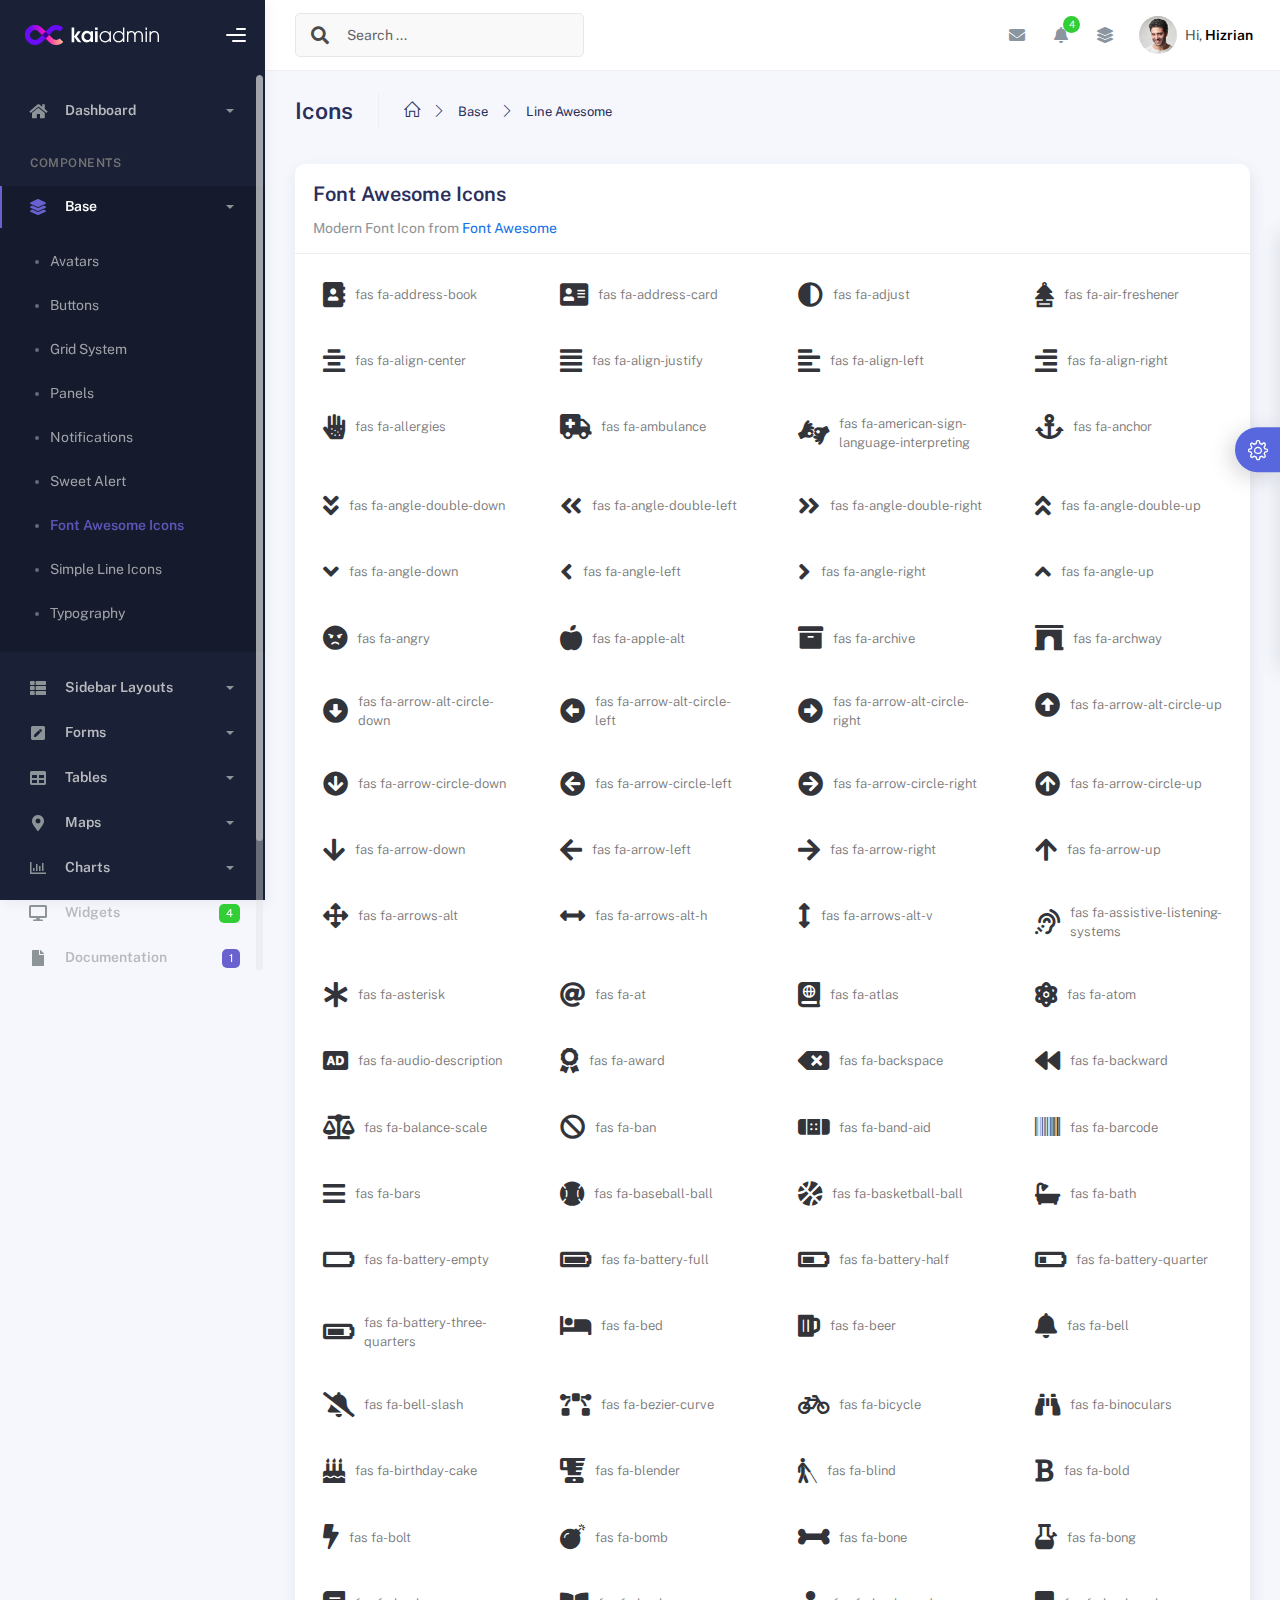
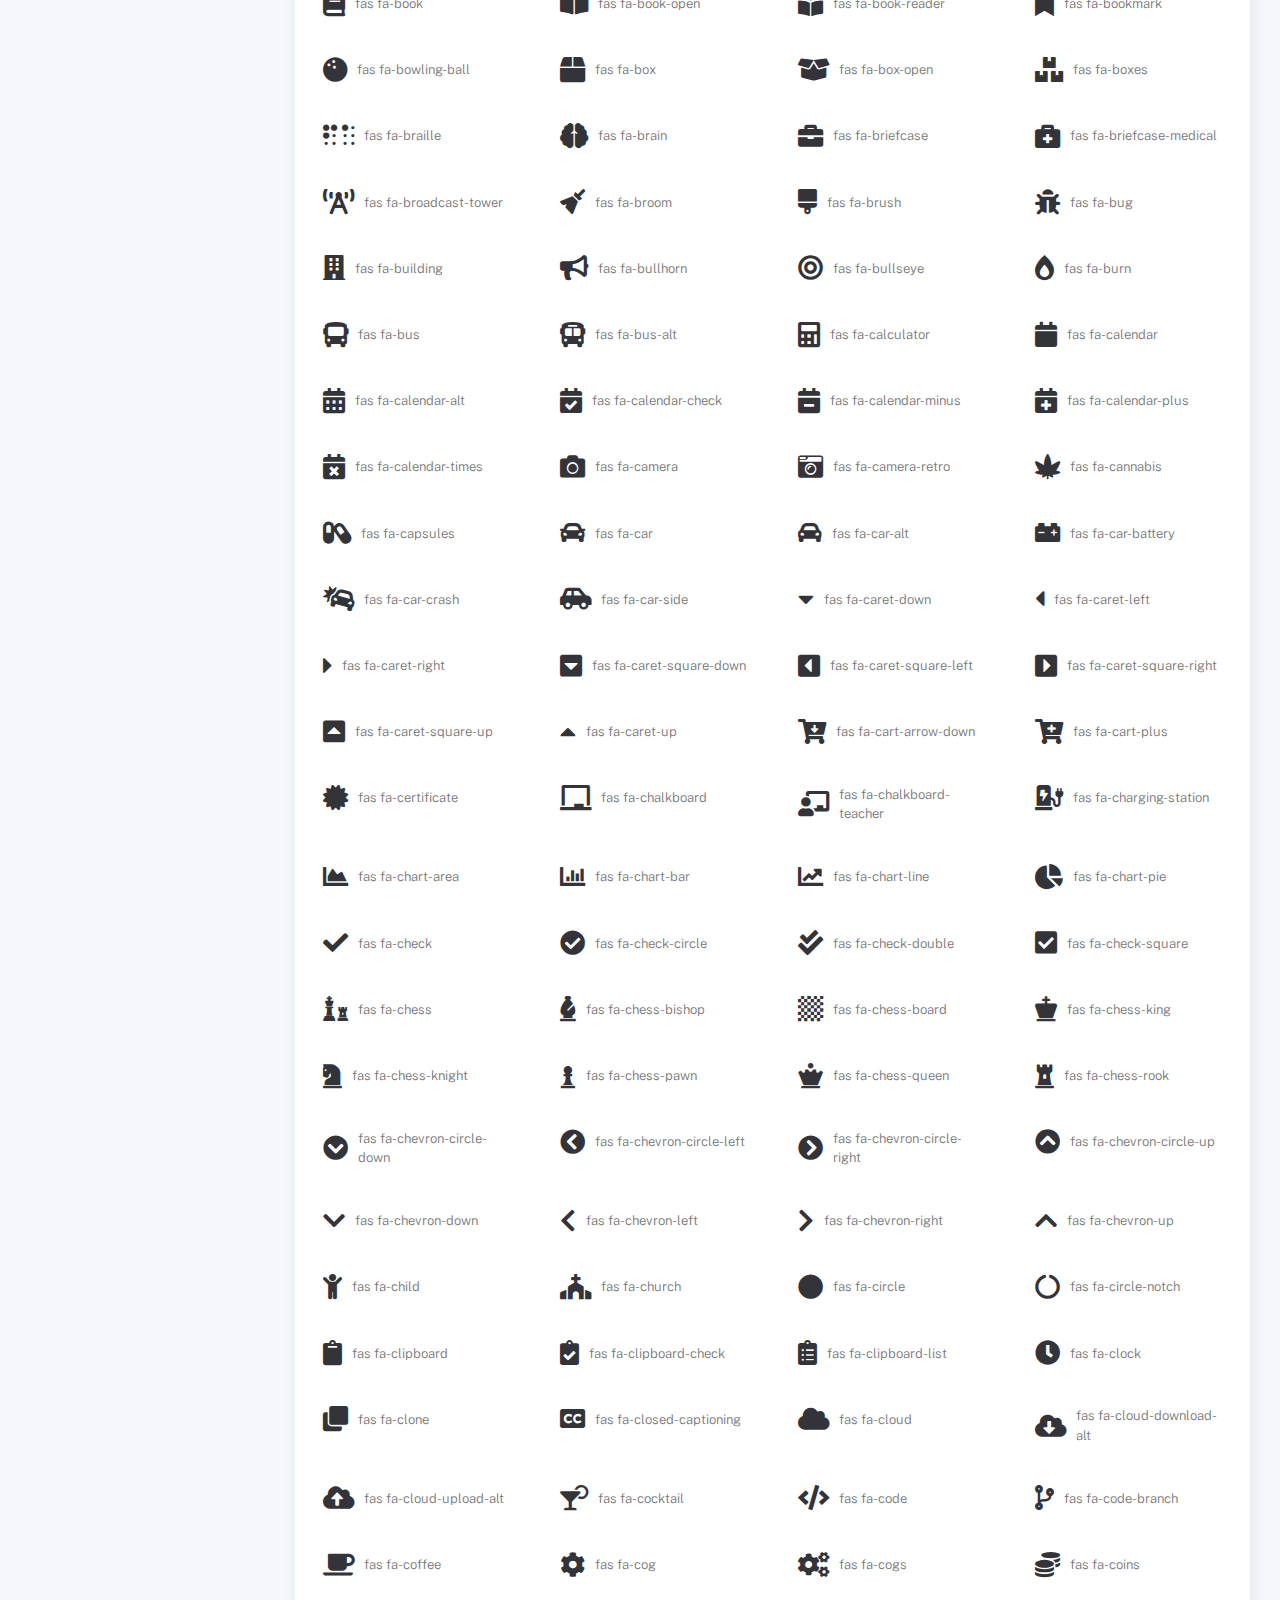
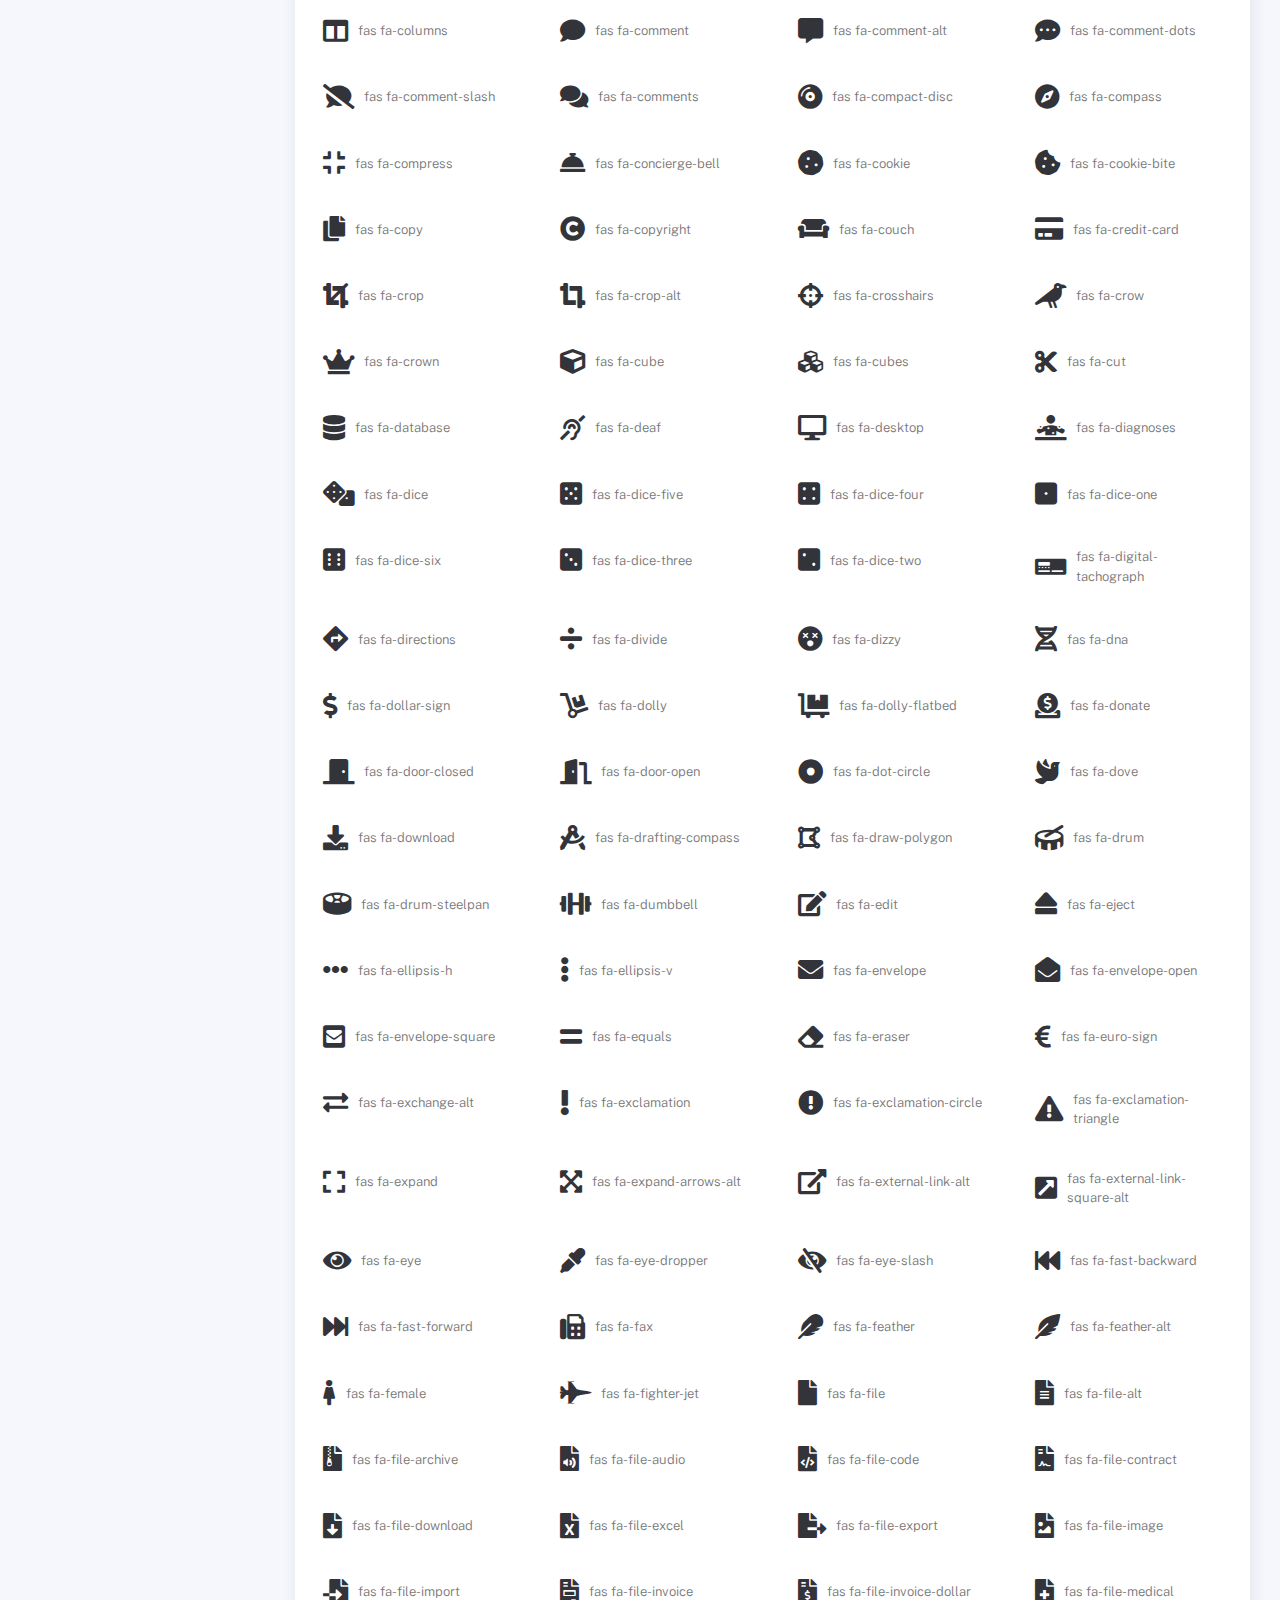
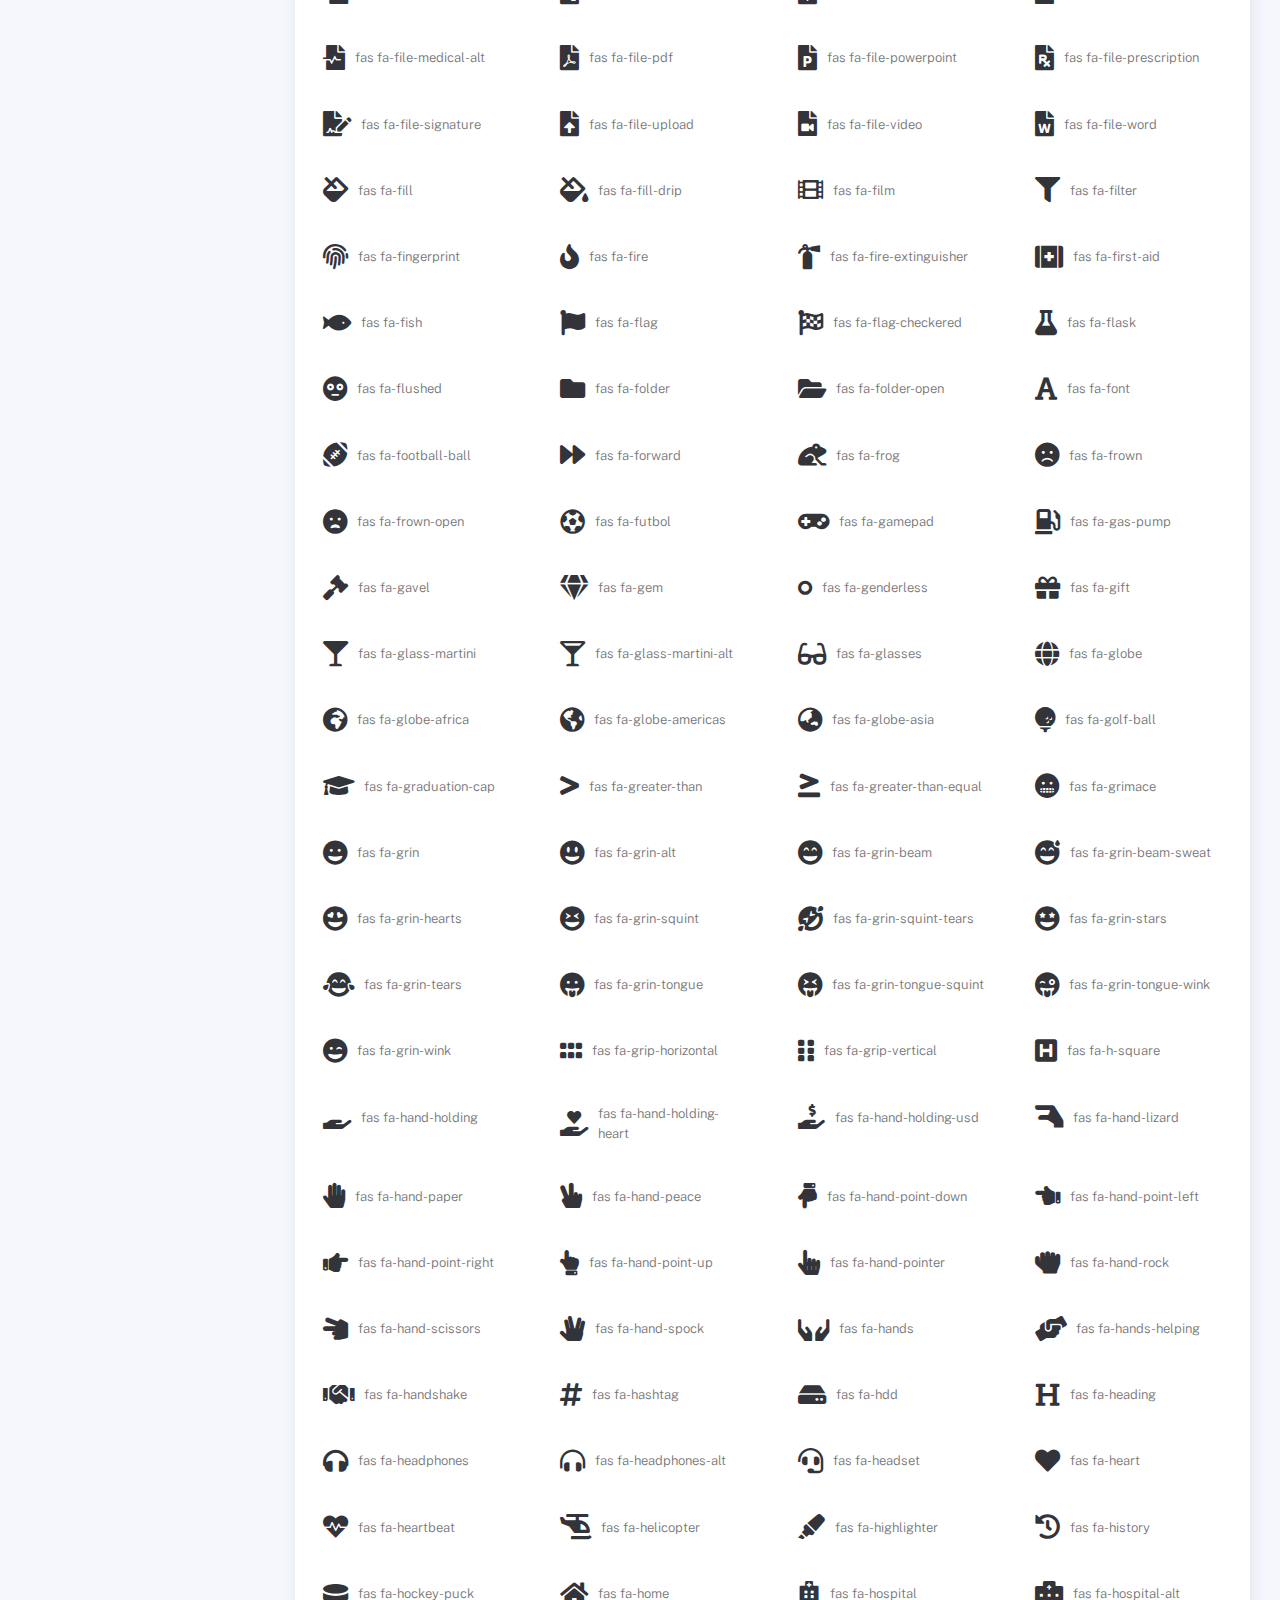
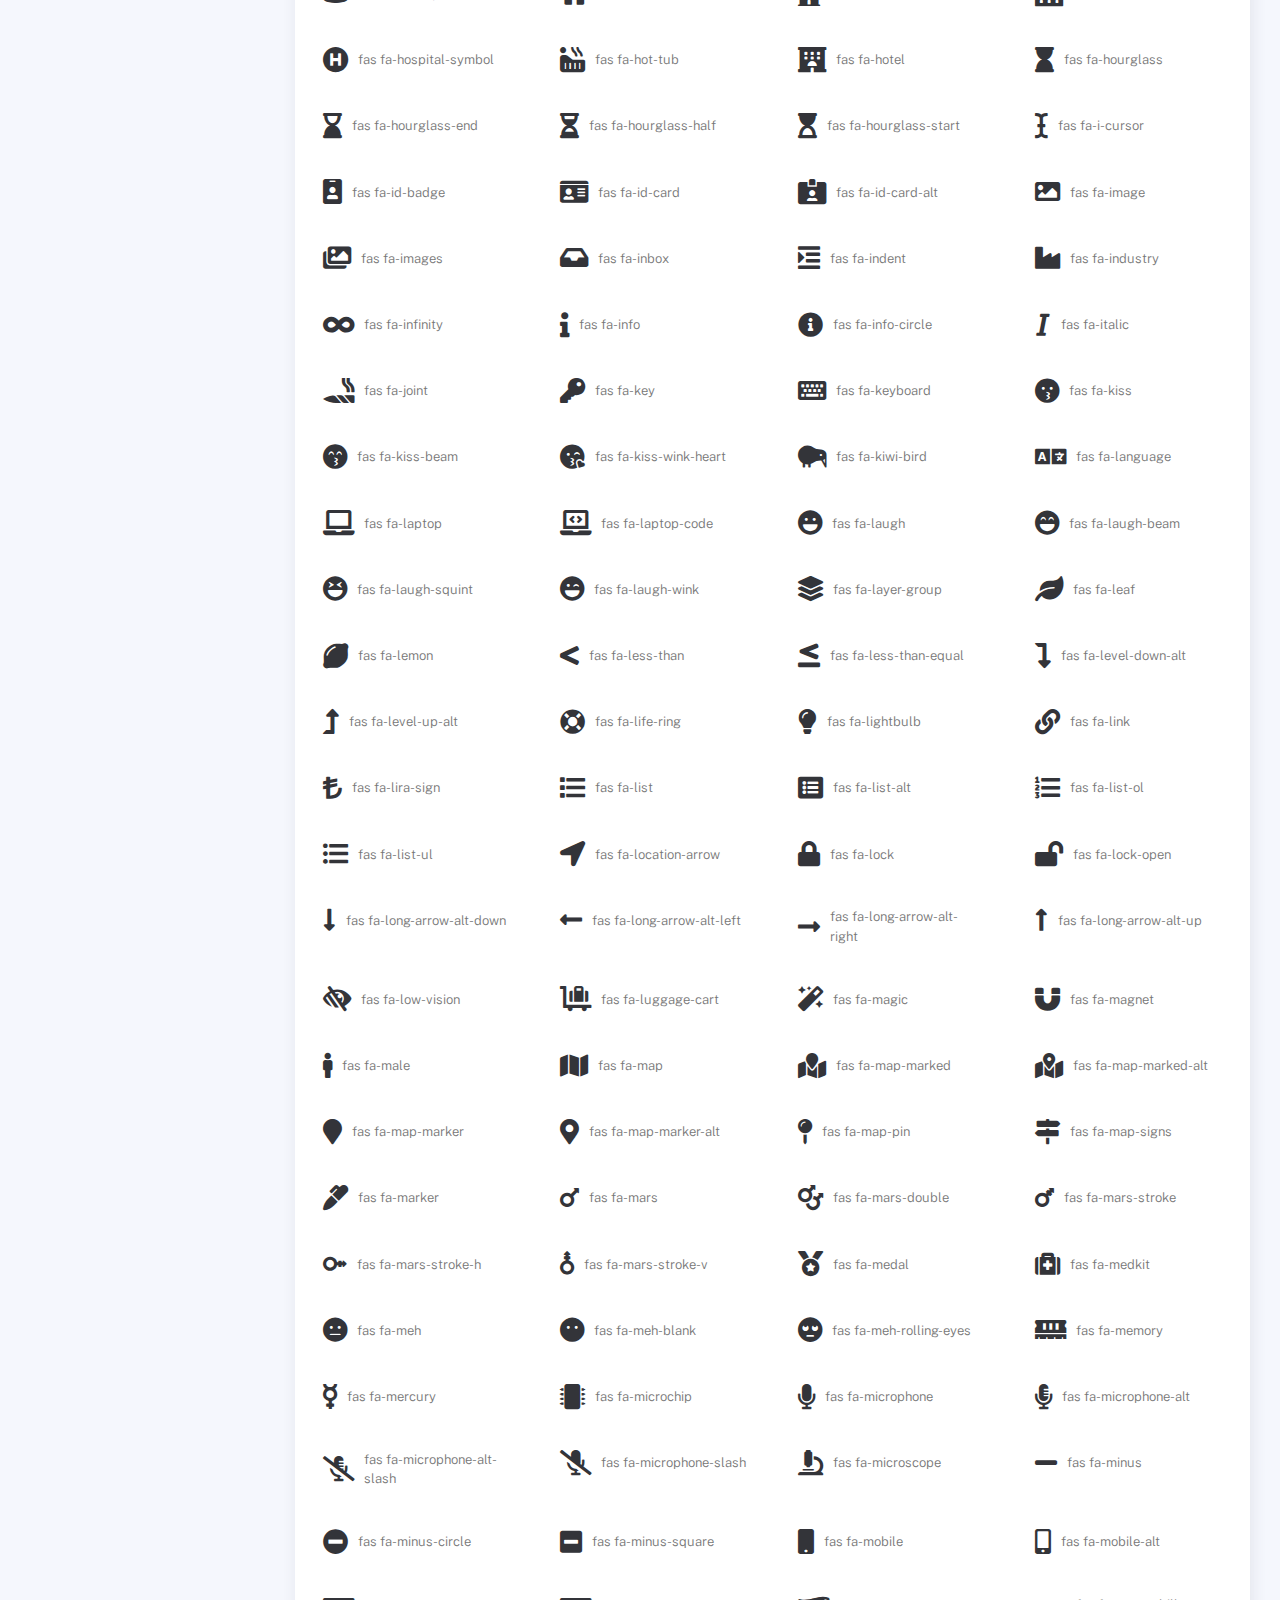
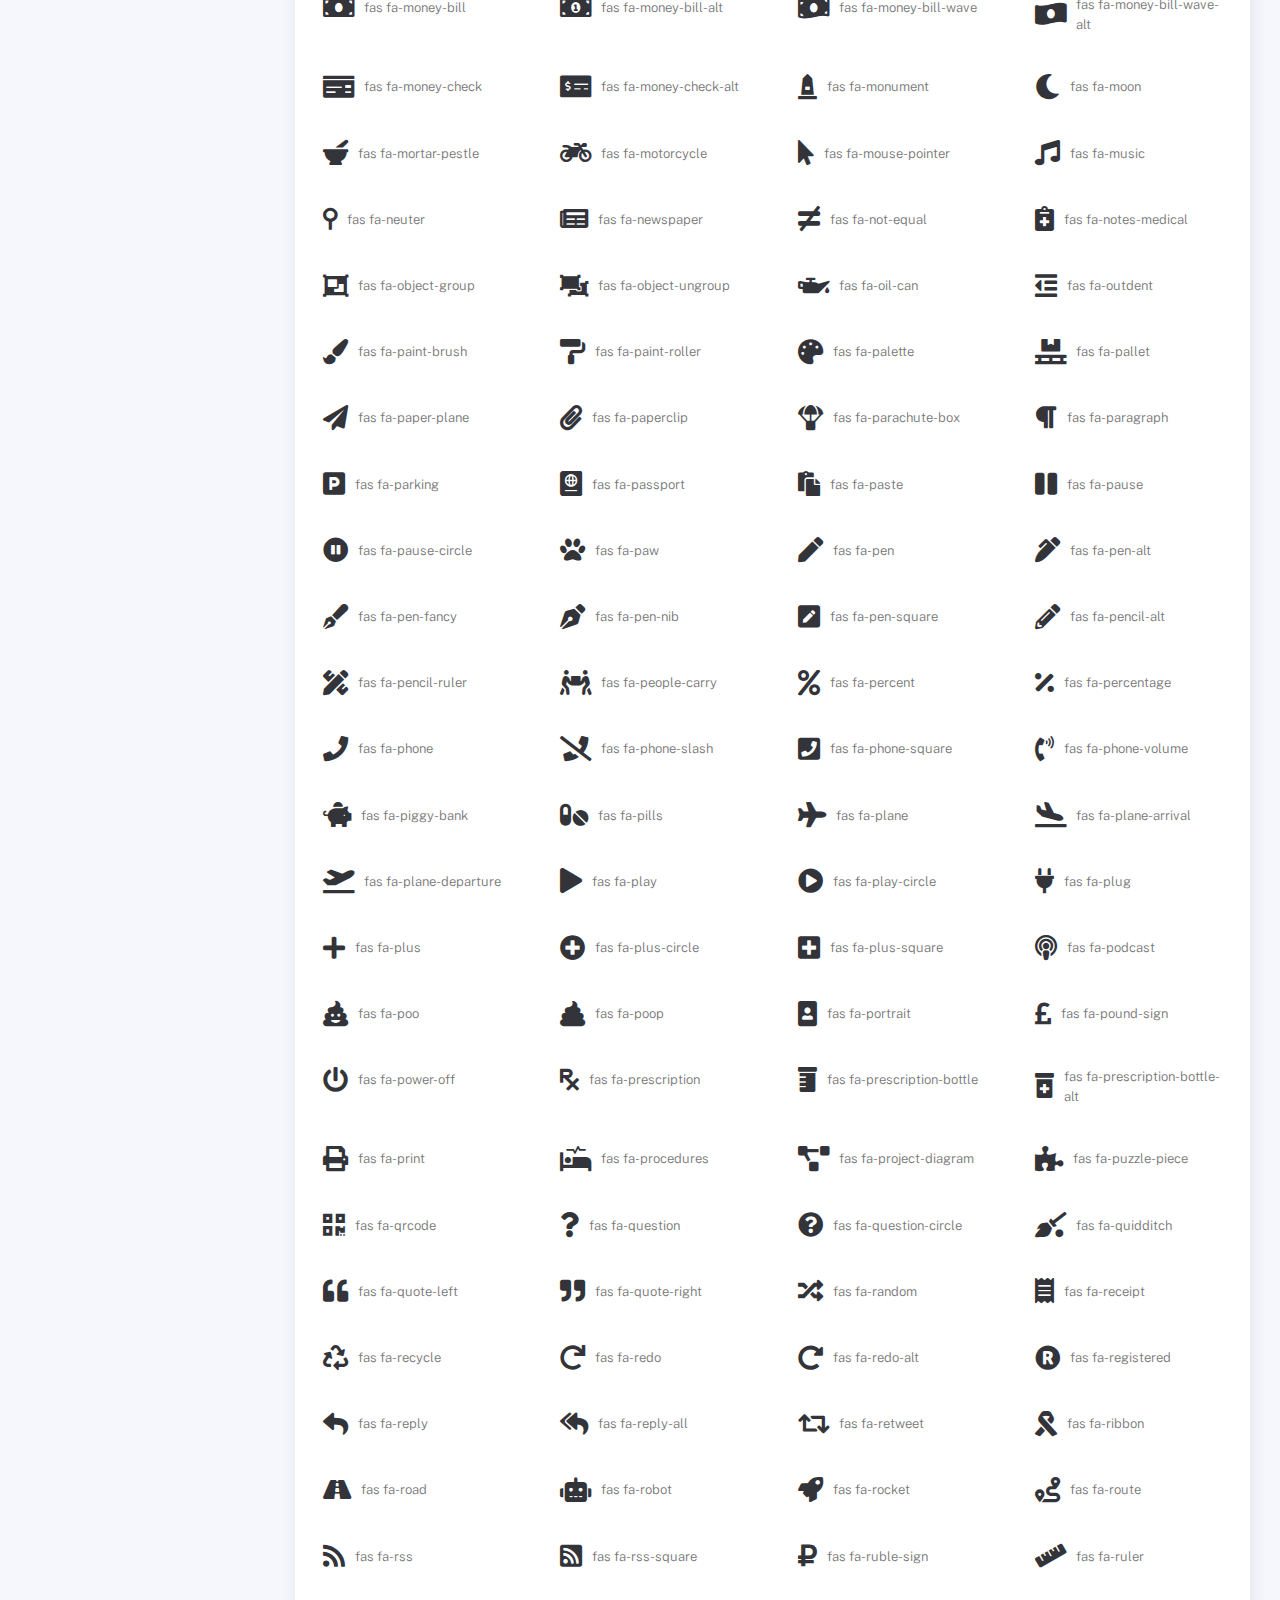
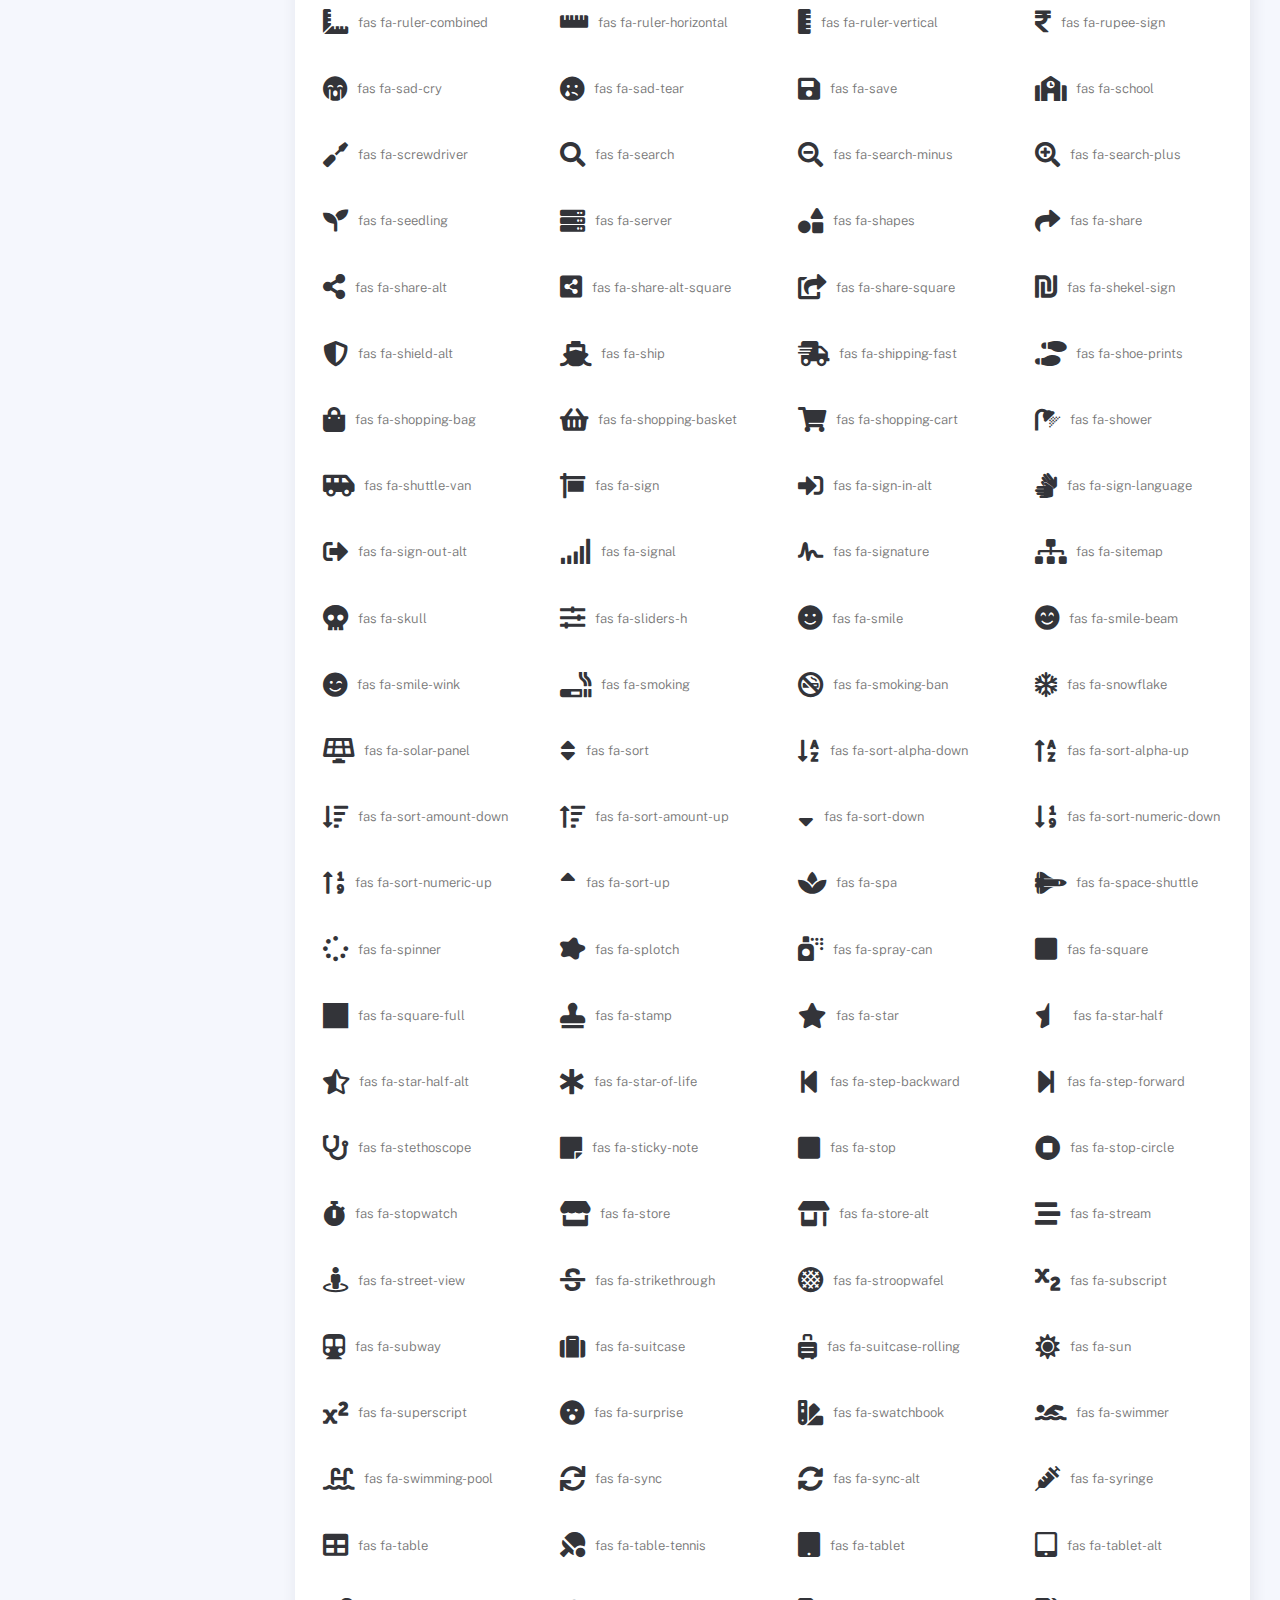
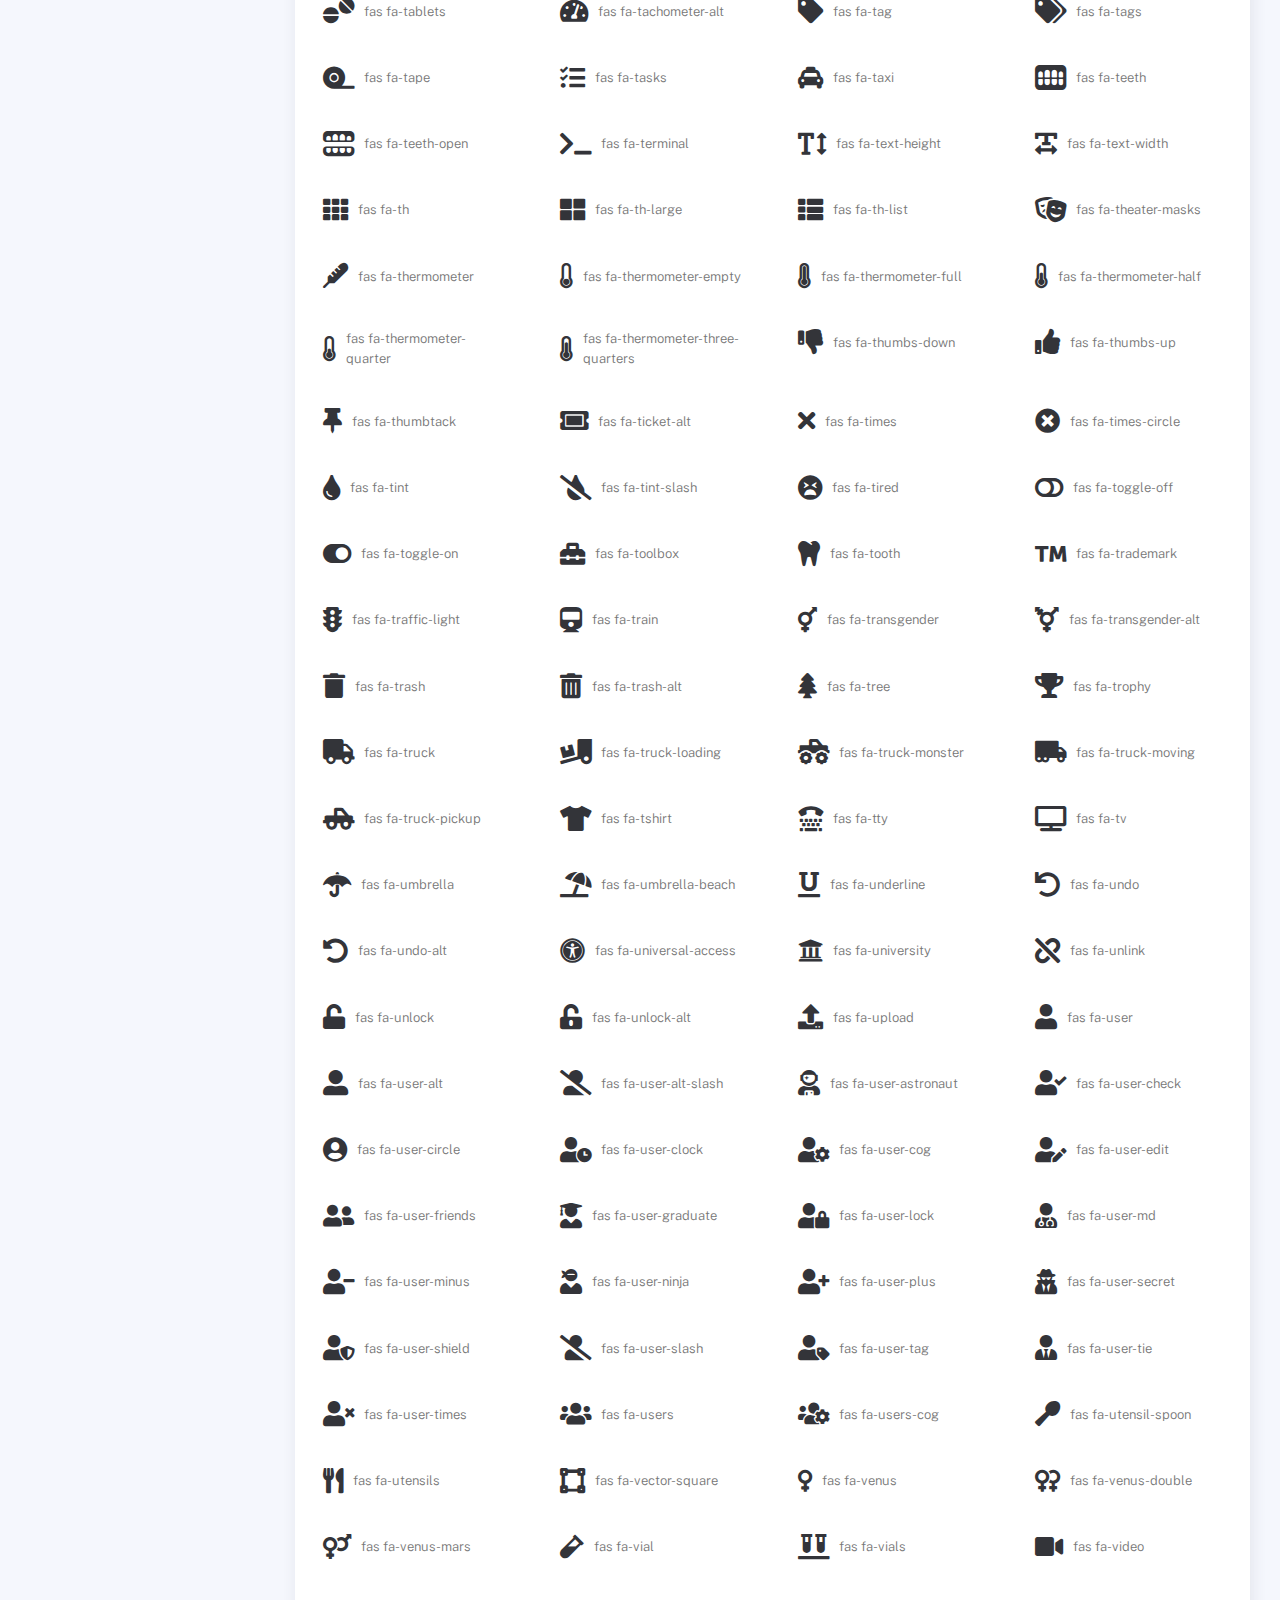
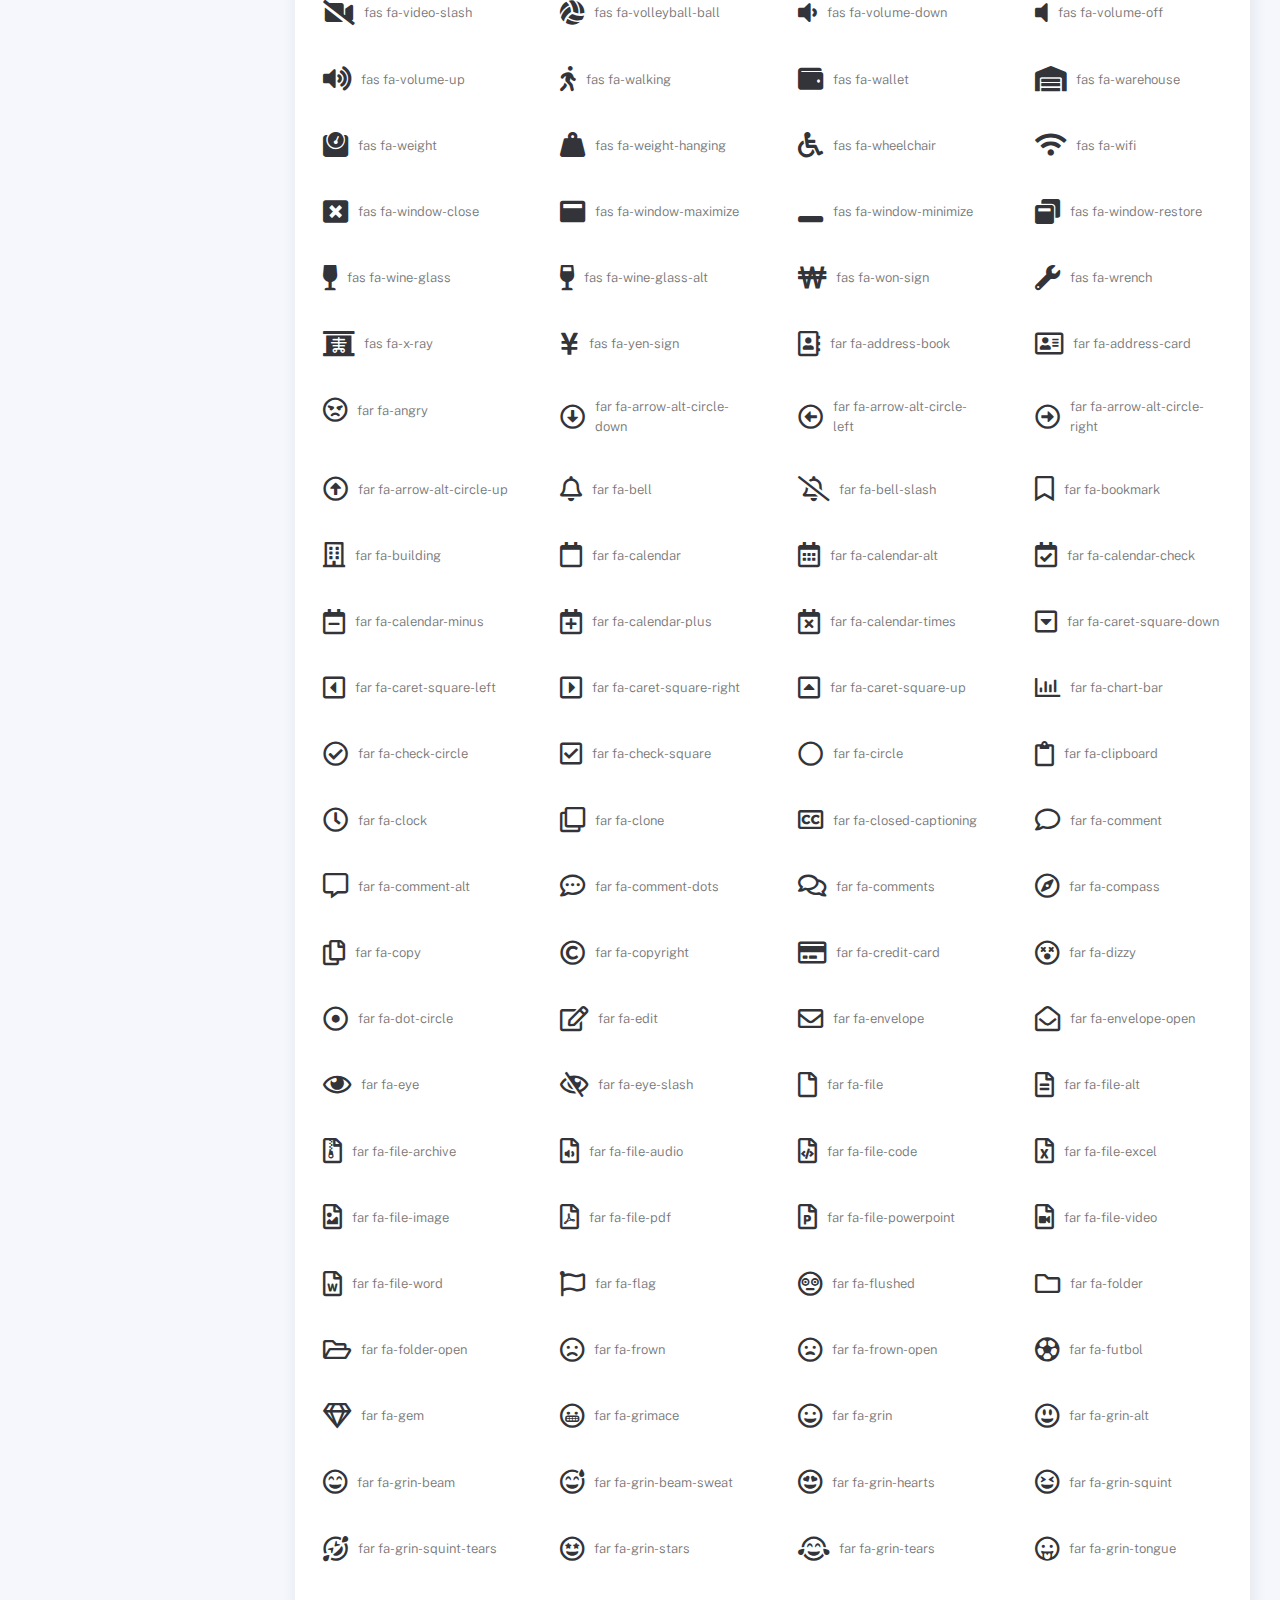
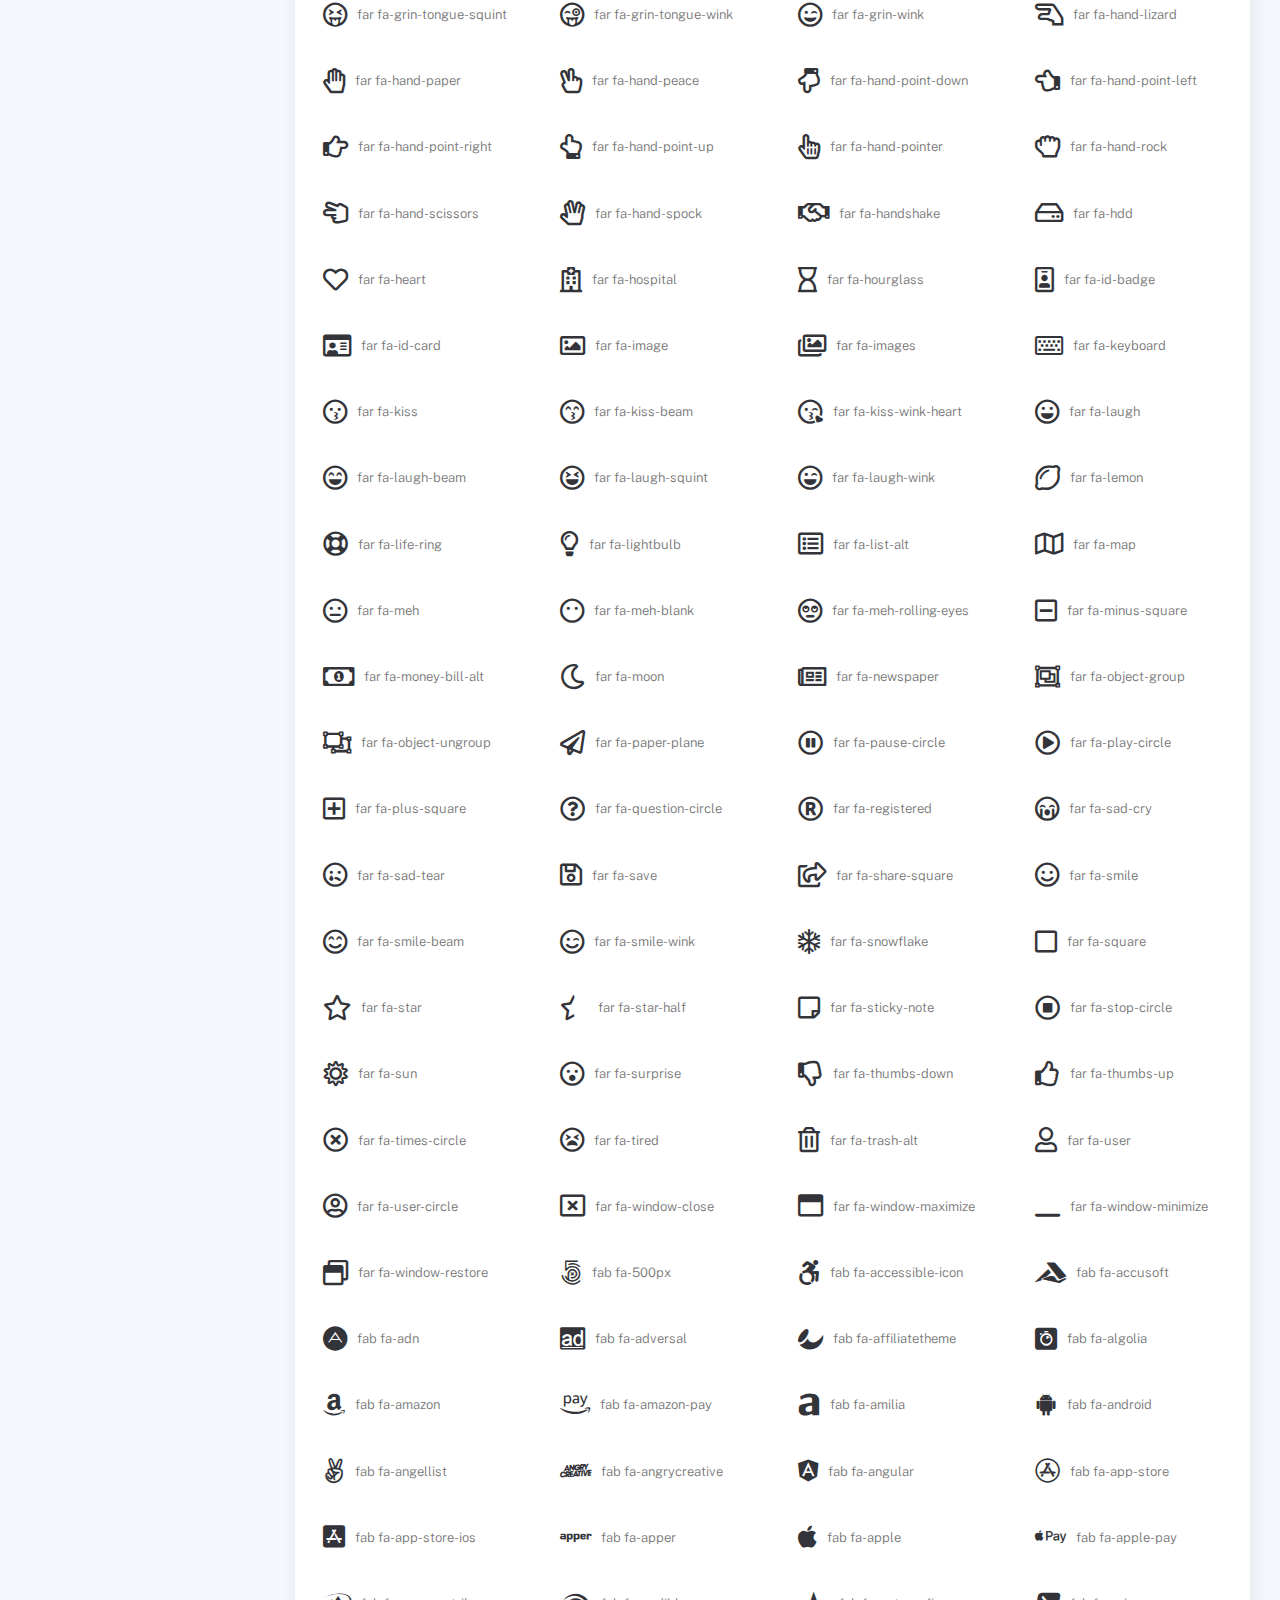
<file: BE/ET/wwwroot/admin/components/font-awesome-icons.html>
<!DOCTYPE html>
<html lang="en">
  <head>
    <meta http-equiv="X-UA-Compatible" content="IE=edge" />
    <title>Font Awesome - Kaiadmin Bootstrap 5 Admin Dashboard</title>
    <meta
      content="width=device-width, initial-scale=1.0, shrink-to-fit=no"
      name="viewport"
    />
    <link
      rel="icon"
      href="../assets/img/kaiadmin/favicon.ico"
      type="image/x-icon"
    />

    <!-- Fonts and icons -->
    <script src="../assets/js/plugin/webfont/webfont.min.js"></script>
    <script>
      WebFont.load({
        google: { families: ["Public Sans:300,400,500,600,700"] },
        custom: {
          families: [
            "Font Awesome 5 Solid",
            "Font Awesome 5 Regular",
            "Font Awesome 5 Brands",
            "simple-line-icons",
          ],
          urls: ["../assets/css/fonts.min.css"],
        },
        active: function () {
          sessionStorage.fonts = true;
        },
      });
    </script>

    <!-- CSS Files -->
    <link rel="stylesheet" href="../assets/css/bootstrap.min.css" />
    <link rel="stylesheet" href="../assets/css/plugins.min.css" />
    <link rel="stylesheet" href="../assets/css/kaiadmin.min.css" />

    <!-- CSS Just for demo purpose, don't include it in your project -->
    <link rel="stylesheet" href="../assets/css/demo.css" />
  </head>
  <body>
    <div class="wrapper">
      <!-- Sidebar -->
      <div class="sidebar" data-background-color="dark">
        <div class="sidebar-logo">
          <!-- Logo Header -->
          <div class="logo-header" data-background-color="dark">
            <a href="../index.html" class="logo">
              <img
                src="../assets/img/kaiadmin/logo_light.svg"
                alt="navbar brand"
                class="navbar-brand"
                height="20"
              />
            </a>
            <div class="nav-toggle">
              <button class="btn btn-toggle toggle-sidebar">
                <i class="gg-menu-right"></i>
              </button>
              <button class="btn btn-toggle sidenav-toggler">
                <i class="gg-menu-left"></i>
              </button>
            </div>
            <button class="topbar-toggler more">
              <i class="gg-more-vertical-alt"></i>
            </button>
          </div>
          <!-- End Logo Header -->
        </div>
        <div class="sidebar-wrapper scrollbar scrollbar-inner">
          <div class="sidebar-content">
            <ul class="nav nav-secondary">
              <li class="nav-item">
                <a
                  data-bs-toggle="collapse"
                  href="#dashboard"
                  class="collapsed"
                  aria-expanded="false"
                >
                  <i class="fas fa-home"></i>
                  <p>Dashboard</p>
                  <span class="caret"></span>
                </a>
                <div class="collapse" id="dashboard">
                  <ul class="nav nav-collapse">
                    <li>
                      <a href="../../demo1/index.html">
                        <span class="sub-item">Dashboard 1</span>
                      </a>
                    </li>
                  </ul>
                </div>
              </li>
              <li class="nav-section">
                <span class="sidebar-mini-icon">
                  <i class="fa fa-ellipsis-h"></i>
                </span>
                <h4 class="text-section">Components</h4>
              </li>
              <li class="nav-item active submenu">
                <a data-bs-toggle="collapse" href="#base">
                  <i class="fas fa-layer-group"></i>
                  <p>Base</p>
                  <span class="caret"></span>
                </a>
                <div class="collapse show" id="base">
                  <ul class="nav nav-collapse">
                    <li>
                      <a href="../components/avatars.html">
                        <span class="sub-item">Avatars</span>
                      </a>
                    </li>
                    <li>
                      <a href="../components/buttons.html">
                        <span class="sub-item">Buttons</span>
                      </a>
                    </li>
                    <li>
                      <a href="../components/gridsystem.html">
                        <span class="sub-item">Grid System</span>
                      </a>
                    </li>
                    <li>
                      <a href="../components/panels.html">
                        <span class="sub-item">Panels</span>
                      </a>
                    </li>
                    <li>
                      <a href="../components/notifications.html">
                        <span class="sub-item">Notifications</span>
                      </a>
                    </li>
                    <li>
                      <a href="../components/sweetalert.html">
                        <span class="sub-item">Sweet Alert</span>
                      </a>
                    </li>
                    <li class="active">
                      <a href="../components/font-awesome-icons.html">
                        <span class="sub-item">Font Awesome Icons</span>
                      </a>
                    </li>
                    <li>
                      <a href="../components/simple-line-icons.html">
                        <span class="sub-item">Simple Line Icons</span>
                      </a>
                    </li>
                    <li>
                      <a href="../components/typography.html">
                        <span class="sub-item">Typography</span>
                      </a>
                    </li>
                  </ul>
                </div>
              </li>
              <li class="nav-item">
                <a data-bs-toggle="collapse" href="#sidebarLayouts">
                  <i class="fas fa-th-list"></i>
                  <p>Sidebar Layouts</p>
                  <span class="caret"></span>
                </a>
                <div class="collapse" id="sidebarLayouts">
                  <ul class="nav nav-collapse">
                    <li>
                      <a href="../sidebar-style-2.html">
                        <span class="sub-item">Sidebar Style 2</span>
                      </a>
                    </li>
                    <li>
                      <a href="../icon-menu.html">
                        <span class="sub-item">Icon Menu</span>
                      </a>
                    </li>
                  </ul>
                </div>
              </li>
              <li class="nav-item">
                <a data-bs-toggle="collapse" href="#forms">
                  <i class="fas fa-pen-square"></i>
                  <p>Forms</p>
                  <span class="caret"></span>
                </a>
                <div class="collapse" id="forms">
                  <ul class="nav nav-collapse">
                    <li>
                      <a href="../forms/forms.html">
                        <span class="sub-item">Basic Form</span>
                      </a>
                    </li>
                  </ul>
                </div>
              </li>
              <li class="nav-item">
                <a data-bs-toggle="collapse" href="#tables">
                  <i class="fas fa-table"></i>
                  <p>Tables</p>
                  <span class="caret"></span>
                </a>
                <div class="collapse" id="tables">
                  <ul class="nav nav-collapse">
                    <li>
                      <a href="../tables/tables.html">
                        <span class="sub-item">Basic Table</span>
                      </a>
                    </li>
                    <li>
                      <a href="../tables/datatables.html">
                        <span class="sub-item">Datatables</span>
                      </a>
                    </li>
                  </ul>
                </div>
              </li>
              <li class="nav-item">
                <a data-bs-toggle="collapse" href="#maps">
                  <i class="fas fa-map-marker-alt"></i>
                  <p>Maps</p>
                  <span class="caret"></span>
                </a>
                <div class="collapse" id="maps">
                  <ul class="nav nav-collapse">
                    <li>
                      <a href="../maps/googlemaps.html">
                        <span class="sub-item">Google Maps</span>
                      </a>
                    </li>
                    <li>
                      <a href="../maps/jsvectormap.html">
                        <span class="sub-item">Jsvectormap</span>
                      </a>
                    </li>
                  </ul>
                </div>
              </li>
              <li class="nav-item">
                <a data-bs-toggle="collapse" href="#charts">
                  <i class="far fa-chart-bar"></i>
                  <p>Charts</p>
                  <span class="caret"></span>
                </a>
                <div class="collapse" id="charts">
                  <ul class="nav nav-collapse">
                    <li>
                      <a href="../charts/charts.html">
                        <span class="sub-item">Chart Js</span>
                      </a>
                    </li>
                    <li>
                      <a href="../charts/sparkline.html">
                        <span class="sub-item">Sparkline</span>
                      </a>
                    </li>
                  </ul>
                </div>
              </li>
              <li class="nav-item">
                <a href="../widgets.html">
                  <i class="fas fa-desktop"></i>
                  <p>Widgets</p>
                  <span class="badge badge-success">4</span>
                </a>
              </li>
              <li class="nav-item">
                <a href="../../../documentation/index.html">
                  <i class="fas fa-file"></i>
                  <p>Documentation</p>
                  <span class="badge badge-secondary">1</span>
                </a>
              </li>
              <li class="nav-item">
                <a data-bs-toggle="collapse" href="#submenu">
                  <i class="fas fa-bars"></i>
                  <p>Menu Levels</p>
                  <span class="caret"></span>
                </a>
                <div class="collapse" id="submenu">
                  <ul class="nav nav-collapse">
                    <li>
                      <a data-bs-toggle="collapse" href="#subnav1">
                        <span class="sub-item">Level 1</span>
                        <span class="caret"></span>
                      </a>
                      <div class="collapse" id="subnav1">
                        <ul class="nav nav-collapse subnav">
                          <li>
                            <a href="#">
                              <span class="sub-item">Level 2</span>
                            </a>
                          </li>
                          <li>
                            <a href="#">
                              <span class="sub-item">Level 2</span>
                            </a>
                          </li>
                        </ul>
                      </div>
                    </li>
                    <li>
                      <a data-bs-toggle="collapse" href="#subnav2">
                        <span class="sub-item">Level 1</span>
                        <span class="caret"></span>
                      </a>
                      <div class="collapse" id="subnav2">
                        <ul class="nav nav-collapse subnav">
                          <li>
                            <a href="#">
                              <span class="sub-item">Level 2</span>
                            </a>
                          </li>
                        </ul>
                      </div>
                    </li>
                    <li>
                      <a href="#">
                        <span class="sub-item">Level 1</span>
                      </a>
                    </li>
                  </ul>
                </div>
              </li>
            </ul>
          </div>
        </div>
      </div>
      <!-- End Sidebar -->

      <div class="main-panel">
        <div class="main-header">
          <div class="main-header-logo">
            <!-- Logo Header -->
            <div class="logo-header" data-background-color="dark">
              <a href="../index.html" class="logo">
                <img
                  src="../assets/img/kaiadmin/logo_light.svg"
                  alt="navbar brand"
                  class="navbar-brand"
                  height="20"
                />
              </a>
              <div class="nav-toggle">
                <button class="btn btn-toggle toggle-sidebar">
                  <i class="gg-menu-right"></i>
                </button>
                <button class="btn btn-toggle sidenav-toggler">
                  <i class="gg-menu-left"></i>
                </button>
              </div>
              <button class="topbar-toggler more">
                <i class="gg-more-vertical-alt"></i>
              </button>
            </div>
            <!-- End Logo Header -->
          </div>
          <!-- Navbar Header -->
          <nav
            class="navbar navbar-header navbar-header-transparent navbar-expand-lg border-bottom"
          >
            <div class="container-fluid">
              <nav
                class="navbar navbar-header-left navbar-expand-lg navbar-form nav-search p-0 d-none d-lg-flex"
              >
                <div class="input-group">
                  <div class="input-group-prepend">
                    <button type="submit" class="btn btn-search pe-1">
                      <i class="fa fa-search search-icon"></i>
                    </button>
                  </div>
                  <input
                    type="text"
                    placeholder="Search ..."
                    class="form-control"
                  />
                </div>
              </nav>

              <ul class="navbar-nav topbar-nav ms-md-auto align-items-center">
                <li
                  class="nav-item topbar-icon dropdown hidden-caret d-flex d-lg-none"
                >
                  <a
                    class="nav-link dropdown-toggle"
                    data-bs-toggle="dropdown"
                    href="#"
                    role="button"
                    aria-expanded="false"
                    aria-haspopup="true"
                  >
                    <i class="fa fa-search"></i>
                  </a>
                  <ul class="dropdown-menu dropdown-search animated fadeIn">
                    <form class="navbar-left navbar-form nav-search">
                      <div class="input-group">
                        <input
                          type="text"
                          placeholder="Search ..."
                          class="form-control"
                        />
                      </div>
                    </form>
                  </ul>
                </li>
                <li class="nav-item topbar-icon dropdown hidden-caret">
                  <a
                    class="nav-link dropdown-toggle"
                    href="#"
                    id="messageDropdown"
                    role="button"
                    data-bs-toggle="dropdown"
                    aria-haspopup="true"
                    aria-expanded="false"
                  >
                    <i class="fa fa-envelope"></i>
                  </a>
                  <ul
                    class="dropdown-menu messages-notif-box animated fadeIn"
                    aria-labelledby="messageDropdown"
                  >
                    <li>
                      <div
                        class="dropdown-title d-flex justify-content-between align-items-center"
                      >
                        Messages
                        <a href="#" class="small">Mark all as read</a>
                      </div>
                    </li>
                    <li>
                      <div class="message-notif-scroll scrollbar-outer">
                        <div class="notif-center">
                          <a href="#">
                            <div class="notif-img">
                              <img
                                src="../assets/img/jm_denis.jpg"
                                alt="Img Profile"
                              />
                            </div>
                            <div class="notif-content">
                              <span class="subject">Jimmy Denis</span>
                              <span class="block"> How are you ? </span>
                              <span class="time">5 minutes ago</span>
                            </div>
                          </a>
                          <a href="#">
                            <div class="notif-img">
                              <img
                                src="../assets/img/chadengle.jpg"
                                alt="Img Profile"
                              />
                            </div>
                            <div class="notif-content">
                              <span class="subject">Chad</span>
                              <span class="block"> Ok, Thanks ! </span>
                              <span class="time">12 minutes ago</span>
                            </div>
                          </a>
                          <a href="#">
                            <div class="notif-img">
                              <img
                                src="../assets/img/mlane.jpg"
                                alt="Img Profile"
                              />
                            </div>
                            <div class="notif-content">
                              <span class="subject">Jhon Doe</span>
                              <span class="block">
                                Ready for the meeting today...
                              </span>
                              <span class="time">12 minutes ago</span>
                            </div>
                          </a>
                          <a href="#">
                            <div class="notif-img">
                              <img
                                src="../assets/img/talha.jpg"
                                alt="Img Profile"
                              />
                            </div>
                            <div class="notif-content">
                              <span class="subject">Talha</span>
                              <span class="block"> Hi, Apa Kabar ? </span>
                              <span class="time">17 minutes ago</span>
                            </div>
                          </a>
                        </div>
                      </div>
                    </li>
                    <li>
                      <a class="see-all" href="javascript:void(0);"
                        >See all messages<i class="fa fa-angle-right"></i>
                      </a>
                    </li>
                  </ul>
                </li>
                <li class="nav-item topbar-icon dropdown hidden-caret">
                  <a
                    class="nav-link dropdown-toggle"
                    href="#"
                    id="notifDropdown"
                    role="button"
                    data-bs-toggle="dropdown"
                    aria-haspopup="true"
                    aria-expanded="false"
                  >
                    <i class="fa fa-bell"></i>
                    <span class="notification">4</span>
                  </a>
                  <ul
                    class="dropdown-menu notif-box animated fadeIn"
                    aria-labelledby="notifDropdown"
                  >
                    <li>
                      <div class="dropdown-title">
                        You have 4 new notification
                      </div>
                    </li>
                    <li>
                      <div class="notif-scroll scrollbar-outer">
                        <div class="notif-center">
                          <a href="#">
                            <div class="notif-icon notif-primary">
                              <i class="fa fa-user-plus"></i>
                            </div>
                            <div class="notif-content">
                              <span class="block"> New user registered </span>
                              <span class="time">5 minutes ago</span>
                            </div>
                          </a>
                          <a href="#">
                            <div class="notif-icon notif-success">
                              <i class="fa fa-comment"></i>
                            </div>
                            <div class="notif-content">
                              <span class="block">
                                Rahmad commented on Admin
                              </span>
                              <span class="time">12 minutes ago</span>
                            </div>
                          </a>
                          <a href="#">
                            <div class="notif-img">
                              <img
                                src="../assets/img/profile2.jpg"
                                alt="Img Profile"
                              />
                            </div>
                            <div class="notif-content">
                              <span class="block">
                                Reza send messages to you
                              </span>
                              <span class="time">12 minutes ago</span>
                            </div>
                          </a>
                          <a href="#">
                            <div class="notif-icon notif-danger">
                              <i class="fa fa-heart"></i>
                            </div>
                            <div class="notif-content">
                              <span class="block"> Farrah liked Admin </span>
                              <span class="time">17 minutes ago</span>
                            </div>
                          </a>
                        </div>
                      </div>
                    </li>
                    <li>
                      <a class="see-all" href="javascript:void(0);"
                        >See all notifications<i class="fa fa-angle-right"></i>
                      </a>
                    </li>
                  </ul>
                </li>
                <li class="nav-item topbar-icon dropdown hidden-caret">
                  <a
                    class="nav-link"
                    data-bs-toggle="dropdown"
                    href="#"
                    aria-expanded="false"
                  >
                    <i class="fas fa-layer-group"></i>
                  </a>
                  <div class="dropdown-menu quick-actions animated fadeIn">
                    <div class="quick-actions-header">
                      <span class="title mb-1">Quick Actions</span>
                      <span class="subtitle op-7">Shortcuts</span>
                    </div>
                    <div class="quick-actions-scroll scrollbar-outer">
                      <div class="quick-actions-items">
                        <div class="row m-0">
                          <a class="col-6 col-md-4 p-0" href="#">
                            <div class="quick-actions-item">
                              <div class="avatar-item bg-danger rounded-circle">
                                <i class="far fa-calendar-alt"></i>
                              </div>
                              <span class="text">Calendar</span>
                            </div>
                          </a>
                          <a class="col-6 col-md-4 p-0" href="#">
                            <div class="quick-actions-item">
                              <div
                                class="avatar-item bg-warning rounded-circle"
                              >
                                <i class="fas fa-map"></i>
                              </div>
                              <span class="text">Maps</span>
                            </div>
                          </a>
                          <a class="col-6 col-md-4 p-0" href="#">
                            <div class="quick-actions-item">
                              <div class="avatar-item bg-info rounded-circle">
                                <i class="fas fa-file-excel"></i>
                              </div>
                              <span class="text">Reports</span>
                            </div>
                          </a>
                          <a class="col-6 col-md-4 p-0" href="#">
                            <div class="quick-actions-item">
                              <div
                                class="avatar-item bg-success rounded-circle"
                              >
                                <i class="fas fa-envelope"></i>
                              </div>
                              <span class="text">Emails</span>
                            </div>
                          </a>
                          <a class="col-6 col-md-4 p-0" href="#">
                            <div class="quick-actions-item">
                              <div
                                class="avatar-item bg-primary rounded-circle"
                              >
                                <i class="fas fa-file-invoice-dollar"></i>
                              </div>
                              <span class="text">Invoice</span>
                            </div>
                          </a>
                          <a class="col-6 col-md-4 p-0" href="#">
                            <div class="quick-actions-item">
                              <div
                                class="avatar-item bg-secondary rounded-circle"
                              >
                                <i class="fas fa-credit-card"></i>
                              </div>
                              <span class="text">Payments</span>
                            </div>
                          </a>
                        </div>
                      </div>
                    </div>
                  </div>
                </li>

                <li class="nav-item topbar-user dropdown hidden-caret">
                  <a
                    class="dropdown-toggle profile-pic"
                    data-bs-toggle="dropdown"
                    href="#"
                    aria-expanded="false"
                  >
                    <div class="avatar-sm">
                      <img
                        src="../assets/img/profile.jpg"
                        alt="..."
                        class="avatar-img rounded-circle"
                      />
                    </div>
                    <span class="profile-username">
                      <span class="op-7">Hi,</span>
                      <span class="fw-bold">Hizrian</span>
                    </span>
                  </a>
                  <ul class="dropdown-menu dropdown-user animated fadeIn">
                    <div class="dropdown-user-scroll scrollbar-outer">
                      <li>
                        <div class="user-box">
                          <div class="avatar-lg">
                            <img
                              src="../assets/img/profile.jpg"
                              alt="image profile"
                              class="avatar-img rounded"
                            />
                          </div>
                          <div class="u-text">
                            <h4>Hizrian</h4>
                            <p class="text-muted">hello@example.com</p>
                            <a
                              href="profile.html"
                              class="btn btn-xs btn-secondary btn-sm"
                              >View Profile</a
                            >
                          </div>
                        </div>
                      </li>
                      <li>
                        <div class="dropdown-divider"></div>
                        <a class="dropdown-item" href="#">My Profile</a>
                        <a class="dropdown-item" href="#">My Balance</a>
                        <a class="dropdown-item" href="#">Inbox</a>
                        <div class="dropdown-divider"></div>
                        <a class="dropdown-item" href="#">Account Setting</a>
                        <div class="dropdown-divider"></div>
                        <a class="dropdown-item" href="#">Logout</a>
                      </li>
                    </div>
                  </ul>
                </li>
              </ul>
            </div>
          </nav>
          <!-- End Navbar -->
        </div>

        <div class="container">
          <div class="page-inner">
            <div class="page-header">
              <h3 class="fw-bold mb-3">Icons</h3>
              <ul class="breadcrumbs mb-3">
                <li class="nav-home">
                  <a href="#">
                    <i class="icon-home"></i>
                  </a>
                </li>
                <li class="separator">
                  <i class="icon-arrow-right"></i>
                </li>
                <li class="nav-item">
                  <a href="#">Base</a>
                </li>
                <li class="separator">
                  <i class="icon-arrow-right"></i>
                </li>
                <li class="nav-item">
                  <a href="#">Line Awesome</a>
                </li>
              </ul>
            </div>
            <div class="row">
              <div class="col-md-12">
                <div class="card">
                  <div class="card-header">
                    <div class="card-title">Font Awesome Icons</div>
                    <div class="card-category">
                      Modern Font Icon from
                      <a class="link" href="https://fontawesome.com"
                        >Font Awesome</a
                      >
                    </div>
                  </div>
                  <div class="card-body">
                    <div id="row-demo-icon" class="row"></div>
                  </div>
                </div>
              </div>
            </div>
          </div>
        </div>

        <footer class="footer">
          <div class="container-fluid d-flex justify-content-between">
            <nav class="pull-left">
              <ul class="nav">
                <li class="nav-item">
                  <a class="nav-link" href="http://www.themekita.com">
                    ThemeKita
                  </a>
                </li>
                <li class="nav-item">
                  <a class="nav-link" href="#"> Help </a>
                </li>
                <li class="nav-item">
                  <a class="nav-link" href="#"> Licenses </a>
                </li>
              </ul>
            </nav>
            <div class="copyright">
              2024, made with <i class="fa fa-heart heart text-danger"></i> by
              <a href="http://www.themekita.com">ThemeKita</a>
            </div>
            <div>
              Distributed by
              <a target="_blank" href="https://themewagon.com/">ThemeWagon</a>.
            </div>
          </div>
        </footer>
      </div>

      <!-- Custom template | don't include it in your project! -->
      <div class="custom-template">
        <div class="title">Settings</div>
        <div class="custom-content">
          <div class="switcher">
            <div class="switch-block">
              <h4>Logo Header</h4>
              <div class="btnSwitch">
                <button
                  type="button"
                  class="selected changeLogoHeaderColor"
                  data-color="dark"
                ></button>
                <button
                  type="button"
                  class="selected changeLogoHeaderColor"
                  data-color="blue"
                ></button>
                <button
                  type="button"
                  class="changeLogoHeaderColor"
                  data-color="purple"
                ></button>
                <button
                  type="button"
                  class="changeLogoHeaderColor"
                  data-color="light-blue"
                ></button>
                <button
                  type="button"
                  class="changeLogoHeaderColor"
                  data-color="green"
                ></button>
                <button
                  type="button"
                  class="changeLogoHeaderColor"
                  data-color="orange"
                ></button>
                <button
                  type="button"
                  class="changeLogoHeaderColor"
                  data-color="red"
                ></button>
                <button
                  type="button"
                  class="changeLogoHeaderColor"
                  data-color="white"
                ></button>
                <br />
                <button
                  type="button"
                  class="changeLogoHeaderColor"
                  data-color="dark2"
                ></button>
                <button
                  type="button"
                  class="changeLogoHeaderColor"
                  data-color="blue2"
                ></button>
                <button
                  type="button"
                  class="changeLogoHeaderColor"
                  data-color="purple2"
                ></button>
                <button
                  type="button"
                  class="changeLogoHeaderColor"
                  data-color="light-blue2"
                ></button>
                <button
                  type="button"
                  class="changeLogoHeaderColor"
                  data-color="green2"
                ></button>
                <button
                  type="button"
                  class="changeLogoHeaderColor"
                  data-color="orange2"
                ></button>
                <button
                  type="button"
                  class="changeLogoHeaderColor"
                  data-color="red2"
                ></button>
              </div>
            </div>
            <div class="switch-block">
              <h4>Navbar Header</h4>
              <div class="btnSwitch">
                <button
                  type="button"
                  class="changeTopBarColor"
                  data-color="dark"
                ></button>
                <button
                  type="button"
                  class="changeTopBarColor"
                  data-color="blue"
                ></button>
                <button
                  type="button"
                  class="changeTopBarColor"
                  data-color="purple"
                ></button>
                <button
                  type="button"
                  class="changeTopBarColor"
                  data-color="light-blue"
                ></button>
                <button
                  type="button"
                  class="changeTopBarColor"
                  data-color="green"
                ></button>
                <button
                  type="button"
                  class="changeTopBarColor"
                  data-color="orange"
                ></button>
                <button
                  type="button"
                  class="changeTopBarColor"
                  data-color="red"
                ></button>
                <button
                  type="button"
                  class="changeTopBarColor"
                  data-color="white"
                ></button>
                <br />
                <button
                  type="button"
                  class="changeTopBarColor"
                  data-color="dark2"
                ></button>
                <button
                  type="button"
                  class="selected changeTopBarColor"
                  data-color="blue2"
                ></button>
                <button
                  type="button"
                  class="changeTopBarColor"
                  data-color="purple2"
                ></button>
                <button
                  type="button"
                  class="changeTopBarColor"
                  data-color="light-blue2"
                ></button>
                <button
                  type="button"
                  class="changeTopBarColor"
                  data-color="green2"
                ></button>
                <button
                  type="button"
                  class="changeTopBarColor"
                  data-color="orange2"
                ></button>
                <button
                  type="button"
                  class="changeTopBarColor"
                  data-color="red2"
                ></button>
              </div>
            </div>
            <div class="switch-block">
              <h4>Sidebar</h4>
              <div class="btnSwitch">
                <button
                  type="button"
                  class="selected changeSideBarColor"
                  data-color="white"
                ></button>
                <button
                  type="button"
                  class="changeSideBarColor"
                  data-color="dark"
                ></button>
                <button
                  type="button"
                  class="changeSideBarColor"
                  data-color="dark2"
                ></button>
              </div>
            </div>
          </div>
        </div>
        <div class="custom-toggle">
          <i class="icon-settings"></i>
        </div>
      </div>
      <!-- End Custom template -->
    </div>
    <!--   Core JS Files   -->
    <script src="../assets/js/core/jquery-3.7.1.min.js"></script>
    <script src="../assets/js/core/popper.min.js"></script>
    <script src="../assets/js/core/bootstrap.min.js"></script>

    <!-- jQuery Scrollbar -->
    <script src="../assets/js/plugin/jquery-scrollbar/jquery.scrollbar.min.js"></script>
    <!-- Moment JS -->
    <script src="../assets/js/plugin/moment/moment.min.js"></script>

    <!-- Chart JS -->
    <script src="../assets/js/plugin/chart.js/chart.min.js"></script>

    <!-- jQuery Sparkline -->
    <script src="../assets/js/plugin/jquery.sparkline/jquery.sparkline.min.js"></script>

    <!-- Chart Circle -->
    <script src="../assets/js/plugin/chart-circle/circles.min.js"></script>

    <!-- Datatables -->
    <script src="../assets/js/plugin/datatables/datatables.min.js"></script>

    <!-- Bootstrap Notify -->
    <script src="../assets/js/plugin/bootstrap-notify/bootstrap-notify.min.js"></script>

    <!-- jQuery Vector Maps -->
    <script src="../assets/js/plugin/jsvectormap/jsvectormap.min.js"></script>
    <script src="../assets/js/plugin/jsvectormap/world.js"></script>

    <!-- Sweet Alert -->
    <script src="../assets/js/plugin/sweetalert/sweetalert.min.js"></script>

    <!-- Kaiadmin JS -->
    <script src="../assets/js/kaiadmin.min.js"></script>

    <!-- Kaiadmin DEMO methods, don't include it in your project! -->
    <script src="../assets/js/setting-demo2.js"></script>

    <script>
      var iconClass = [
        "fas fa-address-book",
        "fas fa-address-card",
        "fas fa-adjust",
        "fas fa-air-freshener",
        "fas fa-align-center",
        "fas fa-align-justify",
        "fas fa-align-left",
        "fas fa-align-right",
        "fas fa-allergies",
        "fas fa-ambulance",
        "fas fa-american-sign-language-interpreting",
        "fas fa-anchor",
        "fas fa-angle-double-down",
        "fas fa-angle-double-left",
        "fas fa-angle-double-right",
        "fas fa-angle-double-up",
        "fas fa-angle-down",
        "fas fa-angle-left",
        "fas fa-angle-right",
        "fas fa-angle-up",
        "fas fa-angry",
        "fas fa-apple-alt",
        "fas fa-archive",
        "fas fa-archway",
        "fas fa-arrow-alt-circle-down",
        "fas fa-arrow-alt-circle-left",
        "fas fa-arrow-alt-circle-right",
        "fas fa-arrow-alt-circle-up",
        "fas fa-arrow-circle-down",
        "fas fa-arrow-circle-left",
        "fas fa-arrow-circle-right",
        "fas fa-arrow-circle-up",
        "fas fa-arrow-down",
        "fas fa-arrow-left",
        "fas fa-arrow-right",
        "fas fa-arrow-up",
        "fas fa-arrows-alt",
        "fas fa-arrows-alt-h",
        "fas fa-arrows-alt-v",
        "fas fa-assistive-listening-systems",
        "fas fa-asterisk",
        "fas fa-at",
        "fas fa-atlas",
        "fas fa-atom",
        "fas fa-audio-description",
        "fas fa-award",
        "fas fa-backspace",
        "fas fa-backward",
        "fas fa-balance-scale",
        "fas fa-ban",
        "fas fa-band-aid",
        "fas fa-barcode",
        "fas fa-bars",
        "fas fa-baseball-ball",
        "fas fa-basketball-ball",
        "fas fa-bath",
        "fas fa-battery-empty",
        "fas fa-battery-full",
        "fas fa-battery-half",
        "fas fa-battery-quarter",
        "fas fa-battery-three-quarters",
        "fas fa-bed",
        "fas fa-beer",
        "fas fa-bell",
        "fas fa-bell-slash",
        "fas fa-bezier-curve",
        "fas fa-bicycle",
        "fas fa-binoculars",
        "fas fa-birthday-cake",
        "fas fa-blender",
        "fas fa-blind",
        "fas fa-bold",
        "fas fa-bolt",
        "fas fa-bomb",
        "fas fa-bone",
        "fas fa-bong",
        "fas fa-book",
        "fas fa-book-open",
        "fas fa-book-reader",
        "fas fa-bookmark",
        "fas fa-bowling-ball",
        "fas fa-box",
        "fas fa-box-open",
        "fas fa-boxes",
        "fas fa-braille",
        "fas fa-brain",
        "fas fa-briefcase",
        "fas fa-briefcase-medical",
        "fas fa-broadcast-tower",
        "fas fa-broom",
        "fas fa-brush",
        "fas fa-bug",
        "fas fa-building",
        "fas fa-bullhorn",
        "fas fa-bullseye",
        "fas fa-burn",
        "fas fa-bus",
        "fas fa-bus-alt",
        "fas fa-calculator",
        "fas fa-calendar",
        "fas fa-calendar-alt",
        "fas fa-calendar-check",
        "fas fa-calendar-minus",
        "fas fa-calendar-plus",
        "fas fa-calendar-times",
        "fas fa-camera",
        "fas fa-camera-retro",
        "fas fa-cannabis",
        "fas fa-capsules",
        "fas fa-car",
        "fas fa-car-alt",
        "fas fa-car-battery",
        "fas fa-car-crash",
        "fas fa-car-side",
        "fas fa-caret-down",
        "fas fa-caret-left",
        "fas fa-caret-right",
        "fas fa-caret-square-down",
        "fas fa-caret-square-left",
        "fas fa-caret-square-right",
        "fas fa-caret-square-up",
        "fas fa-caret-up",
        "fas fa-cart-arrow-down",
        "fas fa-cart-plus",
        "fas fa-certificate",
        "fas fa-chalkboard",
        "fas fa-chalkboard-teacher",
        "fas fa-charging-station",
        "fas fa-chart-area",
        "fas fa-chart-bar",
        "fas fa-chart-line",
        "fas fa-chart-pie",
        "fas fa-check",
        "fas fa-check-circle",
        "fas fa-check-double",
        "fas fa-check-square",
        "fas fa-chess",
        "fas fa-chess-bishop",
        "fas fa-chess-board",
        "fas fa-chess-king",
        "fas fa-chess-knight",
        "fas fa-chess-pawn",
        "fas fa-chess-queen",
        "fas fa-chess-rook",
        "fas fa-chevron-circle-down",
        "fas fa-chevron-circle-left",
        "fas fa-chevron-circle-right",
        "fas fa-chevron-circle-up",
        "fas fa-chevron-down",
        "fas fa-chevron-left",
        "fas fa-chevron-right",
        "fas fa-chevron-up",
        "fas fa-child",
        "fas fa-church",
        "fas fa-circle",
        "fas fa-circle-notch",
        "fas fa-clipboard",
        "fas fa-clipboard-check",
        "fas fa-clipboard-list",
        "fas fa-clock",
        "fas fa-clone",
        "fas fa-closed-captioning",
        "fas fa-cloud",
        "fas fa-cloud-download-alt",
        "fas fa-cloud-upload-alt",
        "fas fa-cocktail",
        "fas fa-code",
        "fas fa-code-branch",
        "fas fa-coffee",
        "fas fa-cog",
        "fas fa-cogs",
        "fas fa-coins",
        "fas fa-columns",
        "fas fa-comment",
        "fas fa-comment-alt",
        "fas fa-comment-dots",
        "fas fa-comment-slash",
        "fas fa-comments",
        "fas fa-compact-disc",
        "fas fa-compass",
        "fas fa-compress",
        "fas fa-concierge-bell",
        "fas fa-cookie",
        "fas fa-cookie-bite",
        "fas fa-copy",
        "fas fa-copyright",
        "fas fa-couch",
        "fas fa-credit-card",
        "fas fa-crop",
        "fas fa-crop-alt",
        "fas fa-crosshairs",
        "fas fa-crow",
        "fas fa-crown",
        "fas fa-cube",
        "fas fa-cubes",
        "fas fa-cut",
        "fas fa-database",
        "fas fa-deaf",
        "fas fa-desktop",
        "fas fa-diagnoses",
        "fas fa-dice",
        "fas fa-dice-five",
        "fas fa-dice-four",
        "fas fa-dice-one",
        "fas fa-dice-six",
        "fas fa-dice-three",
        "fas fa-dice-two",
        "fas fa-digital-tachograph",
        "fas fa-directions",
        "fas fa-divide",
        "fas fa-dizzy",
        "fas fa-dna",
        "fas fa-dollar-sign",
        "fas fa-dolly",
        "fas fa-dolly-flatbed",
        "fas fa-donate",
        "fas fa-door-closed",
        "fas fa-door-open",
        "fas fa-dot-circle",
        "fas fa-dove",
        "fas fa-download",
        "fas fa-drafting-compass",
        "fas fa-draw-polygon",
        "fas fa-drum",
        "fas fa-drum-steelpan",
        "fas fa-dumbbell",
        "fas fa-edit",
        "fas fa-eject",
        "fas fa-ellipsis-h",
        "fas fa-ellipsis-v",
        "fas fa-envelope",
        "fas fa-envelope-open",
        "fas fa-envelope-square",
        "fas fa-equals",
        "fas fa-eraser",
        "fas fa-euro-sign",
        "fas fa-exchange-alt",
        "fas fa-exclamation",
        "fas fa-exclamation-circle",
        "fas fa-exclamation-triangle",
        "fas fa-expand",
        "fas fa-expand-arrows-alt",
        "fas fa-external-link-alt",
        "fas fa-external-link-square-alt",
        "fas fa-eye",
        "fas fa-eye-dropper",
        "fas fa-eye-slash",
        "fas fa-fast-backward",
        "fas fa-fast-forward",
        "fas fa-fax",
        "fas fa-feather",
        "fas fa-feather-alt",
        "fas fa-female",
        "fas fa-fighter-jet",
        "fas fa-file",
        "fas fa-file-alt",
        "fas fa-file-archive",
        "fas fa-file-audio",
        "fas fa-file-code",
        "fas fa-file-contract",
        "fas fa-file-download",
        "fas fa-file-excel",
        "fas fa-file-export",
        "fas fa-file-image",
        "fas fa-file-import",
        "fas fa-file-invoice",
        "fas fa-file-invoice-dollar",
        "fas fa-file-medical",
        "fas fa-file-medical-alt",
        "fas fa-file-pdf",
        "fas fa-file-powerpoint",
        "fas fa-file-prescription",
        "fas fa-file-signature",
        "fas fa-file-upload",
        "fas fa-file-video",
        "fas fa-file-word",
        "fas fa-fill",
        "fas fa-fill-drip",
        "fas fa-film",
        "fas fa-filter",
        "fas fa-fingerprint",
        "fas fa-fire",
        "fas fa-fire-extinguisher",
        "fas fa-first-aid",
        "fas fa-fish",
        "fas fa-flag",
        "fas fa-flag-checkered",
        "fas fa-flask",
        "fas fa-flushed",
        "fas fa-folder",
        "fas fa-folder-open",
        "fas fa-font",
        "fas fa-football-ball",
        "fas fa-forward",
        "fas fa-frog",
        "fas fa-frown",
        "fas fa-frown-open",
        "fas fa-futbol",
        "fas fa-gamepad",
        "fas fa-gas-pump",
        "fas fa-gavel",
        "fas fa-gem",
        "fas fa-genderless",
        "fas fa-gift",
        "fas fa-glass-martini",
        "fas fa-glass-martini-alt",
        "fas fa-glasses",
        "fas fa-globe",
        "fas fa-globe-africa",
        "fas fa-globe-americas",
        "fas fa-globe-asia",
        "fas fa-golf-ball",
        "fas fa-graduation-cap",
        "fas fa-greater-than",
        "fas fa-greater-than-equal",
        "fas fa-grimace",
        "fas fa-grin",
        "fas fa-grin-alt",
        "fas fa-grin-beam",
        "fas fa-grin-beam-sweat",
        "fas fa-grin-hearts",
        "fas fa-grin-squint",
        "fas fa-grin-squint-tears",
        "fas fa-grin-stars",
        "fas fa-grin-tears",
        "fas fa-grin-tongue",
        "fas fa-grin-tongue-squint",
        "fas fa-grin-tongue-wink",
        "fas fa-grin-wink",
        "fas fa-grip-horizontal",
        "fas fa-grip-vertical",
        "fas fa-h-square",
        "fas fa-hand-holding",
        "fas fa-hand-holding-heart",
        "fas fa-hand-holding-usd",
        "fas fa-hand-lizard",
        "fas fa-hand-paper",
        "fas fa-hand-peace",
        "fas fa-hand-point-down",
        "fas fa-hand-point-left",
        "fas fa-hand-point-right",
        "fas fa-hand-point-up",
        "fas fa-hand-pointer",
        "fas fa-hand-rock",
        "fas fa-hand-scissors",
        "fas fa-hand-spock",
        "fas fa-hands",
        "fas fa-hands-helping",
        "fas fa-handshake",
        "fas fa-hashtag",
        "fas fa-hdd",
        "fas fa-heading",
        "fas fa-headphones",
        "fas fa-headphones-alt",
        "fas fa-headset",
        "fas fa-heart",
        "fas fa-heartbeat",
        "fas fa-helicopter",
        "fas fa-highlighter",
        "fas fa-history",
        "fas fa-hockey-puck",
        "fas fa-home",
        "fas fa-hospital",
        "fas fa-hospital-alt",
        "fas fa-hospital-symbol",
        "fas fa-hot-tub",
        "fas fa-hotel",
        "fas fa-hourglass",
        "fas fa-hourglass-end",
        "fas fa-hourglass-half",
        "fas fa-hourglass-start",
        "fas fa-i-cursor",
        "fas fa-id-badge",
        "fas fa-id-card",
        "fas fa-id-card-alt",
        "fas fa-image",
        "fas fa-images",
        "fas fa-inbox",
        "fas fa-indent",
        "fas fa-industry",
        "fas fa-infinity",
        "fas fa-info",
        "fas fa-info-circle",
        "fas fa-italic",
        "fas fa-joint",
        "fas fa-key",
        "fas fa-keyboard",
        "fas fa-kiss",
        "fas fa-kiss-beam",
        "fas fa-kiss-wink-heart",
        "fas fa-kiwi-bird",
        "fas fa-language",
        "fas fa-laptop",
        "fas fa-laptop-code",
        "fas fa-laugh",
        "fas fa-laugh-beam",
        "fas fa-laugh-squint",
        "fas fa-laugh-wink",
        "fas fa-layer-group",
        "fas fa-leaf",
        "fas fa-lemon",
        "fas fa-less-than",
        "fas fa-less-than-equal",
        "fas fa-level-down-alt",
        "fas fa-level-up-alt",
        "fas fa-life-ring",
        "fas fa-lightbulb",
        "fas fa-link",
        "fas fa-lira-sign",
        "fas fa-list",
        "fas fa-list-alt",
        "fas fa-list-ol",
        "fas fa-list-ul",
        "fas fa-location-arrow",
        "fas fa-lock",
        "fas fa-lock-open",
        "fas fa-long-arrow-alt-down",
        "fas fa-long-arrow-alt-left",
        "fas fa-long-arrow-alt-right",
        "fas fa-long-arrow-alt-up",
        "fas fa-low-vision",
        "fas fa-luggage-cart",
        "fas fa-magic",
        "fas fa-magnet",
        "fas fa-male",
        "fas fa-map",
        "fas fa-map-marked",
        "fas fa-map-marked-alt",
        "fas fa-map-marker",
        "fas fa-map-marker-alt",
        "fas fa-map-pin",
        "fas fa-map-signs",
        "fas fa-marker",
        "fas fa-mars",
        "fas fa-mars-double",
        "fas fa-mars-stroke",
        "fas fa-mars-stroke-h",
        "fas fa-mars-stroke-v",
        "fas fa-medal",
        "fas fa-medkit",
        "fas fa-meh",
        "fas fa-meh-blank",
        "fas fa-meh-rolling-eyes",
        "fas fa-memory",
        "fas fa-mercury",
        "fas fa-microchip",
        "fas fa-microphone",
        "fas fa-microphone-alt",
        "fas fa-microphone-alt-slash",
        "fas fa-microphone-slash",
        "fas fa-microscope",
        "fas fa-minus",
        "fas fa-minus-circle",
        "fas fa-minus-square",
        "fas fa-mobile",
        "fas fa-mobile-alt",
        "fas fa-money-bill",
        "fas fa-money-bill-alt",
        "fas fa-money-bill-wave",
        "fas fa-money-bill-wave-alt",
        "fas fa-money-check",
        "fas fa-money-check-alt",
        "fas fa-monument",
        "fas fa-moon",
        "fas fa-mortar-pestle",
        "fas fa-motorcycle",
        "fas fa-mouse-pointer",
        "fas fa-music",
        "fas fa-neuter",
        "fas fa-newspaper",
        "fas fa-not-equal",
        "fas fa-notes-medical",
        "fas fa-object-group",
        "fas fa-object-ungroup",
        "fas fa-oil-can",
        "fas fa-outdent",
        "fas fa-paint-brush",
        "fas fa-paint-roller",
        "fas fa-palette",
        "fas fa-pallet",
        "fas fa-paper-plane",
        "fas fa-paperclip",
        "fas fa-parachute-box",
        "fas fa-paragraph",
        "fas fa-parking",
        "fas fa-passport",
        "fas fa-paste",
        "fas fa-pause",
        "fas fa-pause-circle",
        "fas fa-paw",
        "fas fa-pen",
        "fas fa-pen-alt",
        "fas fa-pen-fancy",
        "fas fa-pen-nib",
        "fas fa-pen-square",
        "fas fa-pencil-alt",
        "fas fa-pencil-ruler",
        "fas fa-people-carry",
        "fas fa-percent",
        "fas fa-percentage",
        "fas fa-phone",
        "fas fa-phone-slash",
        "fas fa-phone-square",
        "fas fa-phone-volume",
        "fas fa-piggy-bank",
        "fas fa-pills",
        "fas fa-plane",
        "fas fa-plane-arrival",
        "fas fa-plane-departure",
        "fas fa-play",
        "fas fa-play-circle",
        "fas fa-plug",
        "fas fa-plus",
        "fas fa-plus-circle",
        "fas fa-plus-square",
        "fas fa-podcast",
        "fas fa-poo",
        "fas fa-poop",
        "fas fa-portrait",
        "fas fa-pound-sign",
        "fas fa-power-off",
        "fas fa-prescription",
        "fas fa-prescription-bottle",
        "fas fa-prescription-bottle-alt",
        "fas fa-print",
        "fas fa-procedures",
        "fas fa-project-diagram",
        "fas fa-puzzle-piece",
        "fas fa-qrcode",
        "fas fa-question",
        "fas fa-question-circle",
        "fas fa-quidditch",
        "fas fa-quote-left",
        "fas fa-quote-right",
        "fas fa-random",
        "fas fa-receipt",
        "fas fa-recycle",
        "fas fa-redo",
        "fas fa-redo-alt",
        "fas fa-registered",
        "fas fa-reply",
        "fas fa-reply-all",
        "fas fa-retweet",
        "fas fa-ribbon",
        "fas fa-road",
        "fas fa-robot",
        "fas fa-rocket",
        "fas fa-route",
        "fas fa-rss",
        "fas fa-rss-square",
        "fas fa-ruble-sign",
        "fas fa-ruler",
        "fas fa-ruler-combined",
        "fas fa-ruler-horizontal",
        "fas fa-ruler-vertical",
        "fas fa-rupee-sign",
        "fas fa-sad-cry",
        "fas fa-sad-tear",
        "fas fa-save",
        "fas fa-school",
        "fas fa-screwdriver",
        "fas fa-search",
        "fas fa-search-minus",
        "fas fa-search-plus",
        "fas fa-seedling",
        "fas fa-server",
        "fas fa-shapes",
        "fas fa-share",
        "fas fa-share-alt",
        "fas fa-share-alt-square",
        "fas fa-share-square",
        "fas fa-shekel-sign",
        "fas fa-shield-alt",
        "fas fa-ship",
        "fas fa-shipping-fast",
        "fas fa-shoe-prints",
        "fas fa-shopping-bag",
        "fas fa-shopping-basket",
        "fas fa-shopping-cart",
        "fas fa-shower",
        "fas fa-shuttle-van",
        "fas fa-sign",
        "fas fa-sign-in-alt",
        "fas fa-sign-language",
        "fas fa-sign-out-alt",
        "fas fa-signal",
        "fas fa-signature",
        "fas fa-sitemap",
        "fas fa-skull",
        "fas fa-sliders-h",
        "fas fa-smile",
        "fas fa-smile-beam",
        "fas fa-smile-wink",
        "fas fa-smoking",
        "fas fa-smoking-ban",
        "fas fa-snowflake",
        "fas fa-solar-panel",
        "fas fa-sort",
        "fas fa-sort-alpha-down",
        "fas fa-sort-alpha-up",
        "fas fa-sort-amount-down",
        "fas fa-sort-amount-up",
        "fas fa-sort-down",
        "fas fa-sort-numeric-down",
        "fas fa-sort-numeric-up",
        "fas fa-sort-up",
        "fas fa-spa",
        "fas fa-space-shuttle",
        "fas fa-spinner",
        "fas fa-splotch",
        "fas fa-spray-can",
        "fas fa-square",
        "fas fa-square-full",
        "fas fa-stamp",
        "fas fa-star",
        "fas fa-star-half",
        "fas fa-star-half-alt",
        "fas fa-star-of-life",
        "fas fa-step-backward",
        "fas fa-step-forward",
        "fas fa-stethoscope",
        "fas fa-sticky-note",
        "fas fa-stop",
        "fas fa-stop-circle",
        "fas fa-stopwatch",
        "fas fa-store",
        "fas fa-store-alt",
        "fas fa-stream",
        "fas fa-street-view",
        "fas fa-strikethrough",
        "fas fa-stroopwafel",
        "fas fa-subscript",
        "fas fa-subway",
        "fas fa-suitcase",
        "fas fa-suitcase-rolling",
        "fas fa-sun",
        "fas fa-superscript",
        "fas fa-surprise",
        "fas fa-swatchbook",
        "fas fa-swimmer",
        "fas fa-swimming-pool",
        "fas fa-sync",
        "fas fa-sync-alt",
        "fas fa-syringe",
        "fas fa-table",
        "fas fa-table-tennis",
        "fas fa-tablet",
        "fas fa-tablet-alt",
        "fas fa-tablets",
        "fas fa-tachometer-alt",
        "fas fa-tag",
        "fas fa-tags",
        "fas fa-tape",
        "fas fa-tasks",
        "fas fa-taxi",
        "fas fa-teeth",
        "fas fa-teeth-open",
        "fas fa-terminal",
        "fas fa-text-height",
        "fas fa-text-width",
        "fas fa-th",
        "fas fa-th-large",
        "fas fa-th-list",
        "fas fa-theater-masks",
        "fas fa-thermometer",
        "fas fa-thermometer-empty",
        "fas fa-thermometer-full",
        "fas fa-thermometer-half",
        "fas fa-thermometer-quarter",
        "fas fa-thermometer-three-quarters",
        "fas fa-thumbs-down",
        "fas fa-thumbs-up",
        "fas fa-thumbtack",
        "fas fa-ticket-alt",
        "fas fa-times",
        "fas fa-times-circle",
        "fas fa-tint",
        "fas fa-tint-slash",
        "fas fa-tired",
        "fas fa-toggle-off",
        "fas fa-toggle-on",
        "fas fa-toolbox",
        "fas fa-tooth",
        "fas fa-trademark",
        "fas fa-traffic-light",
        "fas fa-train",
        "fas fa-transgender",
        "fas fa-transgender-alt",
        "fas fa-trash",
        "fas fa-trash-alt",
        "fas fa-tree",
        "fas fa-trophy",
        "fas fa-truck",
        "fas fa-truck-loading",
        "fas fa-truck-monster",
        "fas fa-truck-moving",
        "fas fa-truck-pickup",
        "fas fa-tshirt",
        "fas fa-tty",
        "fas fa-tv",
        "fas fa-umbrella",
        "fas fa-umbrella-beach",
        "fas fa-underline",
        "fas fa-undo",
        "fas fa-undo-alt",
        "fas fa-universal-access",
        "fas fa-university",
        "fas fa-unlink",
        "fas fa-unlock",
        "fas fa-unlock-alt",
        "fas fa-upload",
        "fas fa-user",
        "fas fa-user-alt",
        "fas fa-user-alt-slash",
        "fas fa-user-astronaut",
        "fas fa-user-check",
        "fas fa-user-circle",
        "fas fa-user-clock",
        "fas fa-user-cog",
        "fas fa-user-edit",
        "fas fa-user-friends",
        "fas fa-user-graduate",
        "fas fa-user-lock",
        "fas fa-user-md",
        "fas fa-user-minus",
        "fas fa-user-ninja",
        "fas fa-user-plus",
        "fas fa-user-secret",
        "fas fa-user-shield",
        "fas fa-user-slash",
        "fas fa-user-tag",
        "fas fa-user-tie",
        "fas fa-user-times",
        "fas fa-users",
        "fas fa-users-cog",
        "fas fa-utensil-spoon",
        "fas fa-utensils",
        "fas fa-vector-square",
        "fas fa-venus",
        "fas fa-venus-double",
        "fas fa-venus-mars",
        "fas fa-vial",
        "fas fa-vials",
        "fas fa-video",
        "fas fa-video-slash",
        "fas fa-volleyball-ball",
        "fas fa-volume-down",
        "fas fa-volume-off",
        "fas fa-volume-up",
        "fas fa-walking",
        "fas fa-wallet",
        "fas fa-warehouse",
        "fas fa-weight",
        "fas fa-weight-hanging",
        "fas fa-wheelchair",
        "fas fa-wifi",
        "fas fa-window-close",
        "fas fa-window-maximize",
        "fas fa-window-minimize",
        "fas fa-window-restore",
        "fas fa-wine-glass",
        "fas fa-wine-glass-alt",
        "fas fa-won-sign",
        "fas fa-wrench",
        "fas fa-x-ray",
        "fas fa-yen-sign",
        "far fa-address-book",
        "far fa-address-card",
        "far fa-angry",
        "far fa-arrow-alt-circle-down",
        "far fa-arrow-alt-circle-left",
        "far fa-arrow-alt-circle-right",
        "far fa-arrow-alt-circle-up",
        "far fa-bell",
        "far fa-bell-slash",
        "far fa-bookmark",
        "far fa-building",
        "far fa-calendar",
        "far fa-calendar-alt",
        "far fa-calendar-check",
        "far fa-calendar-minus",
        "far fa-calendar-plus",
        "far fa-calendar-times",
        "far fa-caret-square-down",
        "far fa-caret-square-left",
        "far fa-caret-square-right",
        "far fa-caret-square-up",
        "far fa-chart-bar",
        "far fa-check-circle",
        "far fa-check-square",
        "far fa-circle",
        "far fa-clipboard",
        "far fa-clock",
        "far fa-clone",
        "far fa-closed-captioning",
        "far fa-comment",
        "far fa-comment-alt",
        "far fa-comment-dots",
        "far fa-comments",
        "far fa-compass",
        "far fa-copy",
        "far fa-copyright",
        "far fa-credit-card",
        "far fa-dizzy",
        "far fa-dot-circle",
        "far fa-edit",
        "far fa-envelope",
        "far fa-envelope-open",
        "far fa-eye",
        "far fa-eye-slash",
        "far fa-file",
        "far fa-file-alt",
        "far fa-file-archive",
        "far fa-file-audio",
        "far fa-file-code",
        "far fa-file-excel",
        "far fa-file-image",
        "far fa-file-pdf",
        "far fa-file-powerpoint",
        "far fa-file-video",
        "far fa-file-word",
        "far fa-flag",
        "far fa-flushed",
        "far fa-folder",
        "far fa-folder-open",
        "far fa-frown",
        "far fa-frown-open",
        "far fa-futbol",
        "far fa-gem",
        "far fa-grimace",
        "far fa-grin",
        "far fa-grin-alt",
        "far fa-grin-beam",
        "far fa-grin-beam-sweat",
        "far fa-grin-hearts",
        "far fa-grin-squint",
        "far fa-grin-squint-tears",
        "far fa-grin-stars",
        "far fa-grin-tears",
        "far fa-grin-tongue",
        "far fa-grin-tongue-squint",
        "far fa-grin-tongue-wink",
        "far fa-grin-wink",
        "far fa-hand-lizard",
        "far fa-hand-paper",
        "far fa-hand-peace",
        "far fa-hand-point-down",
        "far fa-hand-point-left",
        "far fa-hand-point-right",
        "far fa-hand-point-up",
        "far fa-hand-pointer",
        "far fa-hand-rock",
        "far fa-hand-scissors",
        "far fa-hand-spock",
        "far fa-handshake",
        "far fa-hdd",
        "far fa-heart",
        "far fa-hospital",
        "far fa-hourglass",
        "far fa-id-badge",
        "far fa-id-card",
        "far fa-image",
        "far fa-images",
        "far fa-keyboard",
        "far fa-kiss",
        "far fa-kiss-beam",
        "far fa-kiss-wink-heart",
        "far fa-laugh",
        "far fa-laugh-beam",
        "far fa-laugh-squint",
        "far fa-laugh-wink",
        "far fa-lemon",
        "far fa-life-ring",
        "far fa-lightbulb",
        "far fa-list-alt",
        "far fa-map",
        "far fa-meh",
        "far fa-meh-blank",
        "far fa-meh-rolling-eyes",
        "far fa-minus-square",
        "far fa-money-bill-alt",
        "far fa-moon",
        "far fa-newspaper",
        "far fa-object-group",
        "far fa-object-ungroup",
        "far fa-paper-plane",
        "far fa-pause-circle",
        "far fa-play-circle",
        "far fa-plus-square",
        "far fa-question-circle",
        "far fa-registered",
        "far fa-sad-cry",
        "far fa-sad-tear",
        "far fa-save",
        "far fa-share-square",
        "far fa-smile",
        "far fa-smile-beam",
        "far fa-smile-wink",
        "far fa-snowflake",
        "far fa-square",
        "far fa-star",
        "far fa-star-half",
        "far fa-sticky-note",
        "far fa-stop-circle",
        "far fa-sun",
        "far fa-surprise",
        "far fa-thumbs-down",
        "far fa-thumbs-up",
        "far fa-times-circle",
        "far fa-tired",
        "far fa-trash-alt",
        "far fa-user",
        "far fa-user-circle",
        "far fa-window-close",
        "far fa-window-maximize",
        "far fa-window-minimize",
        "far fa-window-restore",
        "fab fa-500px",
        "fab fa-accessible-icon",
        "fab fa-accusoft",
        "fab fa-adn",
        "fab fa-adversal",
        "fab fa-affiliatetheme",
        "fab fa-algolia",
        "fab fa-amazon",
        "fab fa-amazon-pay",
        "fab fa-amilia",
        "fab fa-android",
        "fab fa-angellist",
        "fab fa-angrycreative",
        "fab fa-angular",
        "fab fa-app-store",
        "fab fa-app-store-ios",
        "fab fa-apper",
        "fab fa-apple",
        "fab fa-apple-pay",
        "fab fa-asymmetrik",
        "fab fa-audible",
        "fab fa-autoprefixer",
        "fab fa-avianex",
        "fab fa-aviato",
        "fab fa-aws",
        "fab fa-bandcamp",
        "fab fa-behance",
        "fab fa-behance-square",
        "fab fa-bimobject",
        "fab fa-bitbucket",
        "fab fa-bitcoin",
        "fab fa-bity",
        "fab fa-black-tie",
        "fab fa-blackberry",
        "fab fa-blogger",
        "fab fa-blogger-b",
        "fab fa-bluetooth",
        "fab fa-bluetooth-b",
        "fab fa-btc",
        "fab fa-buromobelexperte",
        "fab fa-buysellads",
        "fab fa-cc-amazon-pay",
        "fab fa-cc-amex",
        "fab fa-cc-apple-pay",
        "fab fa-cc-diners-club",
        "fab fa-cc-discover",
        "fab fa-cc-jcb",
        "fab fa-cc-mastercard",
        "fab fa-cc-paypal",
        "fab fa-cc-stripe",
        "fab fa-cc-visa",
        "fab fa-centercode",
        "fab fa-chrome",
        "fab fa-cloudscale",
        "fab fa-cloudsmith",
        "fab fa-cloudversify",
        "fab fa-codepen",
        "fab fa-codiepie",
        "fab fa-connectdevelop",
        "fab fa-contao",
        "fab fa-cpanel",
        "fab fa-creative-commons",
        "fab fa-creative-commons-by",
        "fab fa-creative-commons-nc",
        "fab fa-creative-commons-nc-eu",
        "fab fa-creative-commons-nc-jp",
        "fab fa-creative-commons-nd",
        "fab fa-creative-commons-pd",
        "fab fa-creative-commons-pd-alt",
        "fab fa-creative-commons-remix",
        "fab fa-creative-commons-sa",
        "fab fa-creative-commons-sampling",
        "fab fa-creative-commons-sampling-plus",
        "fab fa-creative-commons-share",
        "fab fa-css3",
        "fab fa-css3-alt",
        "fab fa-cuttlefish",
        "fab fa-d-and-d",
        "fab fa-dashcube",
        "fab fa-delicious",
        "fab fa-deploydog",
        "fab fa-deskpro",
        "fab fa-deviantart",
        "fab fa-digg",
        "fab fa-digital-ocean",
        "fab fa-discord",
        "fab fa-discourse",
        "fab fa-dochub",
        "fab fa-docker",
        "fab fa-draft2digital",
        "fab fa-dribbble",
        "fab fa-dribbble-square",
        "fab fa-dropbox",
        "fab fa-drupal",
        "fab fa-dyalog",
        "fab fa-earlybirds",
        "fab fa-ebay",
        "fab fa-edge",
        "fab fa-elementor",
        "fab fa-ello",
        "fab fa-ember",
        "fab fa-empire",
        "fab fa-envira",
        "fab fa-erlang",
        "fab fa-ethereum",
        "fab fa-etsy",
        "fab fa-expeditedssl",
        "fab fa-facebook",
        "fab fa-facebook-f",
        "fab fa-facebook-messenger",
        "fab fa-facebook-square",
        "fab fa-firefox",
        "fab fa-first-order",
        "fab fa-first-order-alt",
        "fab fa-firstdraft",
        "fab fa-flickr",
        "fab fa-flipboard",
        "fab fa-fly",
        "fab fa-font-awesome",
        "fab fa-font-awesome-alt",
        "fab fa-font-awesome-flag",
        "fab fa-fonticons",
        "fab fa-fonticons-fi",
        "fab fa-fort-awesome",
        "fab fa-fort-awesome-alt",
        "fab fa-forumbee",
        "fab fa-foursquare",
        "fab fa-free-code-camp",
        "fab fa-freebsd",
        "fab fa-fulcrum",
        "fab fa-galactic-republic",
        "fab fa-galactic-senate",
        "fab fa-get-pocket",
        "fab fa-gg",
        "fab fa-gg-circle",
        "fab fa-git",
        "fab fa-git-square",
        "fab fa-github",
        "fab fa-github-alt",
        "fab fa-github-square",
        "fab fa-gitkraken",
        "fab fa-gitlab",
        "fab fa-gitter",
        "fab fa-glide",
        "fab fa-glide-g",
        "fab fa-gofore",
        "fab fa-goodreads",
        "fab fa-goodreads-g",
        "fab fa-google",
        "fab fa-google-drive",
        "fab fa-google-play",
        "fab fa-google-plus",
        "fab fa-google-plus-g",
        "fab fa-google-plus-square",
        "fab fa-google-wallet",
        "fab fa-gratipay",
        "fab fa-grav",
        "fab fa-gripfire",
        "fab fa-grunt",
        "fab fa-gulp",
        "fab fa-hacker-news",
        "fab fa-hacker-news-square",
        "fab fa-hackerrank",
        "fab fa-hips",
        "fab fa-hire-a-helper",
        "fab fa-hooli",
        "fab fa-hornbill",
        "fab fa-hotjar",
        "fab fa-houzz",
        "fab fa-html5",
        "fab fa-hubspot",
        "fab fa-imdb",
        "fab fa-instagram",
        "fab fa-internet-explorer",
        "fab fa-ioxhost",
        "fab fa-itunes",
        "fab fa-itunes-note",
        "fab fa-java",
        "fab fa-jedi-order",
        "fab fa-jenkins",
        "fab fa-joget",
        "fab fa-joomla",
        "fab fa-js",
        "fab fa-js-square",
        "fab fa-jsfiddle",
        "fab fa-kaggle",
        "fab fa-keybase",
        "fab fa-keycdn",
        "fab fa-kickstarter",
        "fab fa-kickstarter-k",
        "fab fa-korvue",
        "fab fa-laravel",
        "fab fa-lastfm",
        "fab fa-lastfm-square",
        "fab fa-leanpub",
        "fab fa-less",
        "fab fa-line",
        "fab fa-linkedin",
        "fab fa-linkedin-in",
        "fab fa-linode",
        "fab fa-linux",
        "fab fa-lyft",
        "fab fa-magento",
        "fab fa-mailchimp",
        "fab fa-mandalorian",
        "fab fa-markdown",
        "fab fa-mastodon",
        "fab fa-maxcdn",
        "fab fa-medapps",
        "fab fa-medium",
        "fab fa-medium-m",
        "fab fa-medrt",
        "fab fa-meetup",
        "fab fa-megaport",
        "fab fa-microsoft",
        "fab fa-mix",
        "fab fa-mixcloud",
        "fab fa-mizuni",
        "fab fa-modx",
        "fab fa-monero",
        "fab fa-napster",
        "fab fa-neos",
        "fab fa-nimblr",
        "fab fa-nintendo-switch",
        "fab fa-node",
        "fab fa-node-js",
        "fab fa-npm",
        "fab fa-ns8",
        "fab fa-nutritionix",
        "fab fa-odnoklassniki",
        "fab fa-odnoklassniki-square",
        "fab fa-old-republic",
        "fab fa-opencart",
        "fab fa-openid",
        "fab fa-opera",
        "fab fa-optin-monster",
        "fab fa-osi",
        "fab fa-page4",
        "fab fa-pagelines",
        "fab fa-palfed",
        "fab fa-patreon",
        "fab fa-paypal",
        "fab fa-periscope",
        "fab fa-phabricator",
        "fab fa-phoenix-framework",
        "fab fa-phoenix-squadron",
        "fab fa-php",
        "fab fa-pied-piper",
        "fab fa-pied-piper-alt",
        "fab fa-pied-piper-hat",
        "fab fa-pied-piper-pp",
        "fab fa-pinterest",
        "fab fa-pinterest-p",
        "fab fa-pinterest-square",
        "fab fa-playstation",
        "fab fa-product-hunt",
        "fab fa-pushed",
        "fab fa-python",
        "fab fa-qq",
        "fab fa-quinscape",
        "fab fa-quora",
        "fab fa-r-project",
        "fab fa-ravelry",
        "fab fa-react",
        "fab fa-readme",
        "fab fa-rebel",
        "fab fa-red-river",
        "fab fa-reddit",
        "fab fa-reddit-alien",
        "fab fa-reddit-square",
        "fab fa-rendact",
        "fab fa-renren",
        "fab fa-replyd",
        "fab fa-researchgate",
        "fab fa-resolving",
        "fab fa-rev",
        "fab fa-rocketchat",
        "fab fa-rockrms",
        "fab fa-safari",
        "fab fa-sass",
        "fab fa-schlix",
        "fab fa-scribd",
        "fab fa-searchengin",
        "fab fa-sellcast",
        "fab fa-sellsy",
        "fab fa-servicestack",
        "fab fa-shirtsinbulk",
        "fab fa-shopware",
        "fab fa-simplybuilt",
        "fab fa-sistrix",
        "fab fa-sith",
        "fab fa-skyatlas",
        "fab fa-skype",
        "fab fa-slack",
        "fab fa-slack-hash",
        "fab fa-slideshare",
        "fab fa-snapchat",
        "fab fa-snapchat-ghost",
        "fab fa-snapchat-square",
        "fab fa-soundcloud",
        "fab fa-speakap",
        "fab fa-spotify",
        "fab fa-squarespace",
        "fab fa-stack-exchange",
        "fab fa-stack-overflow",
        "fab fa-staylinked",
        "fab fa-steam",
        "fab fa-steam-square",
        "fab fa-steam-symbol",
        "fab fa-sticker-mule",
        "fab fa-strava",
        "fab fa-stripe",
        "fab fa-stripe-s",
        "fab fa-studiovinari",
        "fab fa-stumbleupon",
        "fab fa-stumbleupon-circle",
        "fab fa-superpowers",
        "fab fa-supple",
        "fab fa-teamspeak",
        "fab fa-telegram",
        "fab fa-telegram-plane",
        "fab fa-tencent-weibo",
        "fab fa-themeco",
        "fab fa-themeisle",
        "fab fa-trade-federation",
        "fab fa-trello",
        "fab fa-tripadvisor",
        "fab fa-tumblr",
        "fab fa-tumblr-square",
        "fab fa-twitch",
        "fab fa-twitter",
        "fab fa-twitter-square",
        "fab fa-typo3",
        "fab fa-uber",
        "fab fa-uikit",
        "fab fa-uniregistry",
        "fab fa-untappd",
        "fab fa-usb",
        "fab fa-ussunnah",
        "fab fa-vaadin",
        "fab fa-viacoin",
        "fab fa-viadeo",
        "fab fa-viadeo-square",
        "fab fa-viber",
        "fab fa-vimeo",
        "fab fa-vimeo-square",
        "fab fa-vimeo-v",
        "fab fa-vine",
        "fab fa-vk",
        "fab fa-vnv",
        "fab fa-vuejs",
        "fab fa-weebly",
        "fab fa-weibo",
        "fab fa-weixin",
        "fab fa-whatsapp",
        "fab fa-whatsapp-square",
        "fab fa-whmcs",
        "fab fa-wikipedia-w",
        "fab fa-windows",
        "fab fa-wix",
        "fab fa-wolf-pack-battalion",
        "fab fa-wordpress",
        "fab fa-wordpress-simple",
        "fab fa-wpbeginner",
        "fab fa-wpexplorer",
        "fab fa-wpforms",
        "fab fa-xbox",
        "fab fa-xing",
        "fab fa-xing-square",
        "fab fa-y-combinator",
        "fab fa-yahoo",
        "fab fa-yandex",
        "fab fa-yandex-international",
        "fab fa-yelp",
        "fab fa-yoast",
        "fab fa-youtube",
        "fab fa-youtube-square",
        "fab fa-zhihu",
      ];
      var rowDemoIcon = "#row-demo-icon";
      for (i = 0; i < iconClass.length; i++) {
        $(rowDemoIcon).append(
          '<div class="col-md-3"> <div class="demo-icon"> <div class="icon-preview"><i class="' +
            iconClass[i] +
            '"></i></div> <div class="icon-class">' +
            iconClass[i] +
            "</div> </div> </div>"
        );
      }
    </script>
  </body>
</html>
</file>
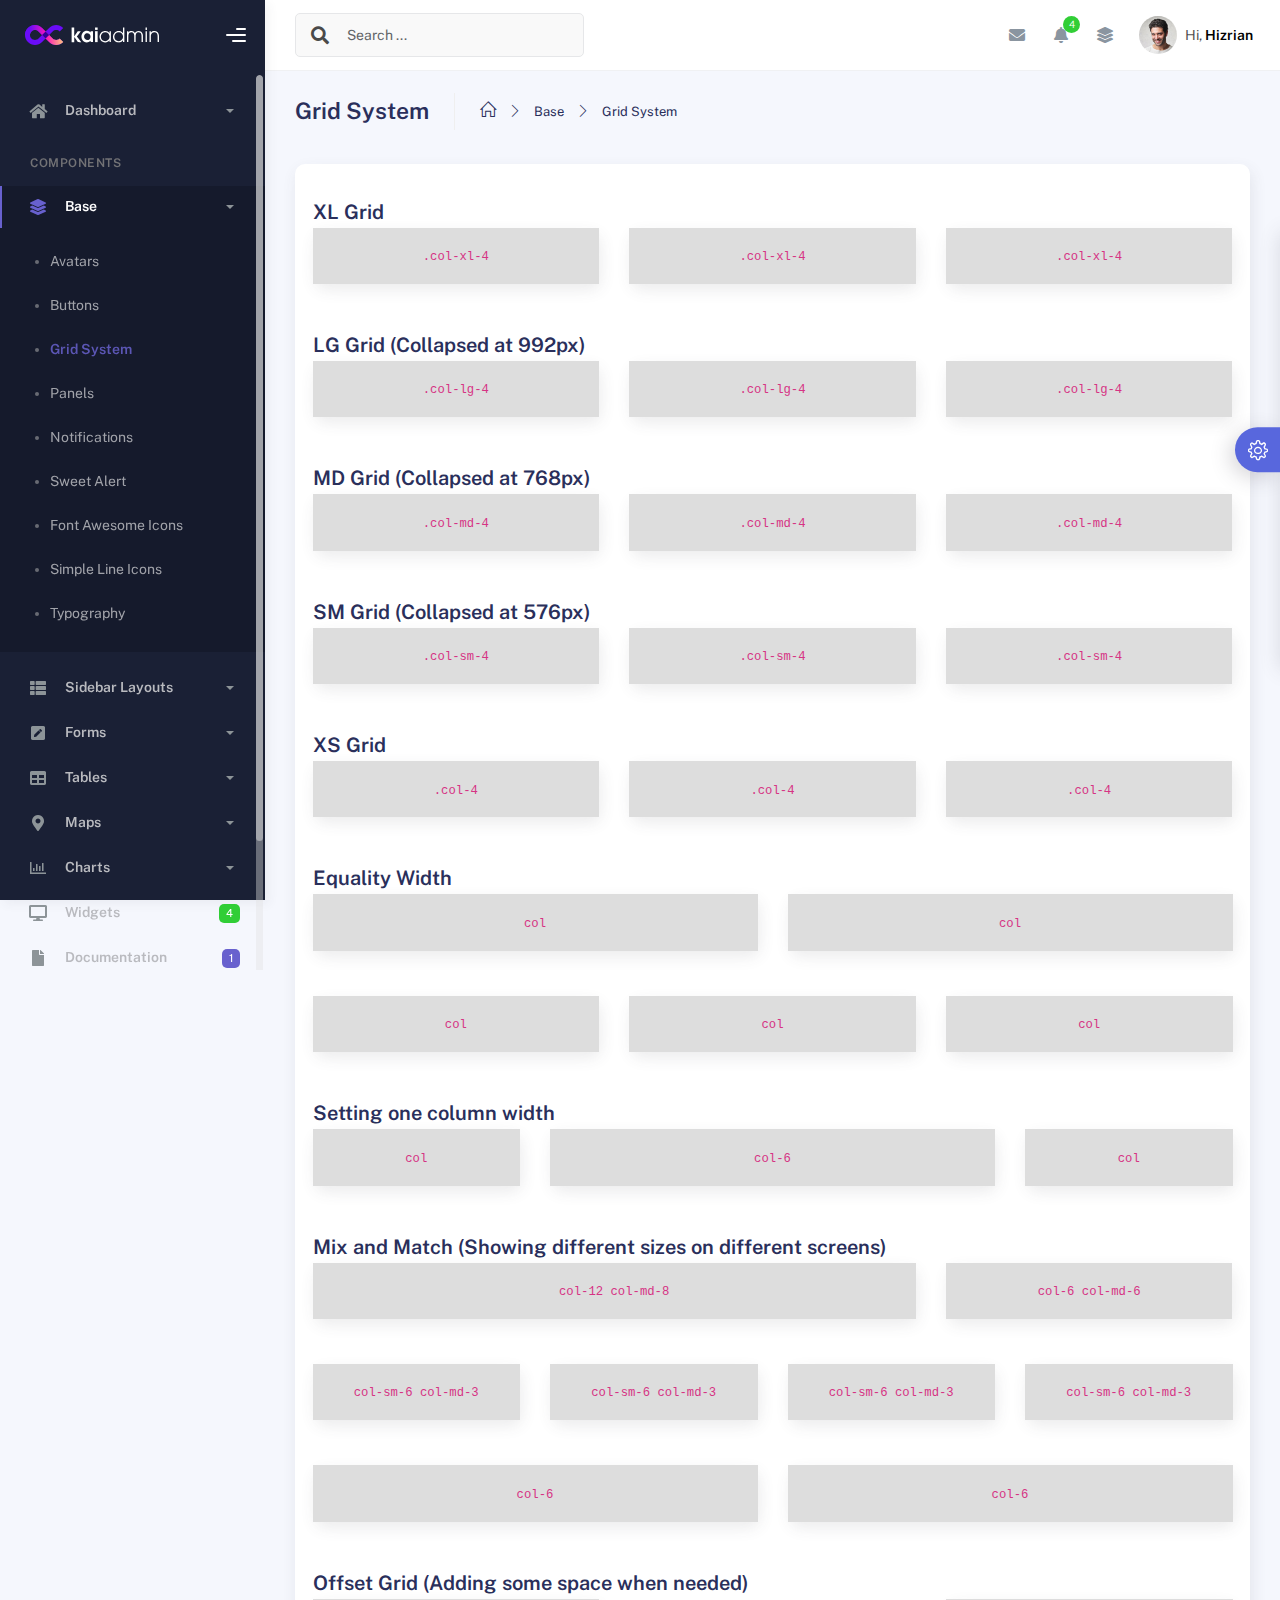
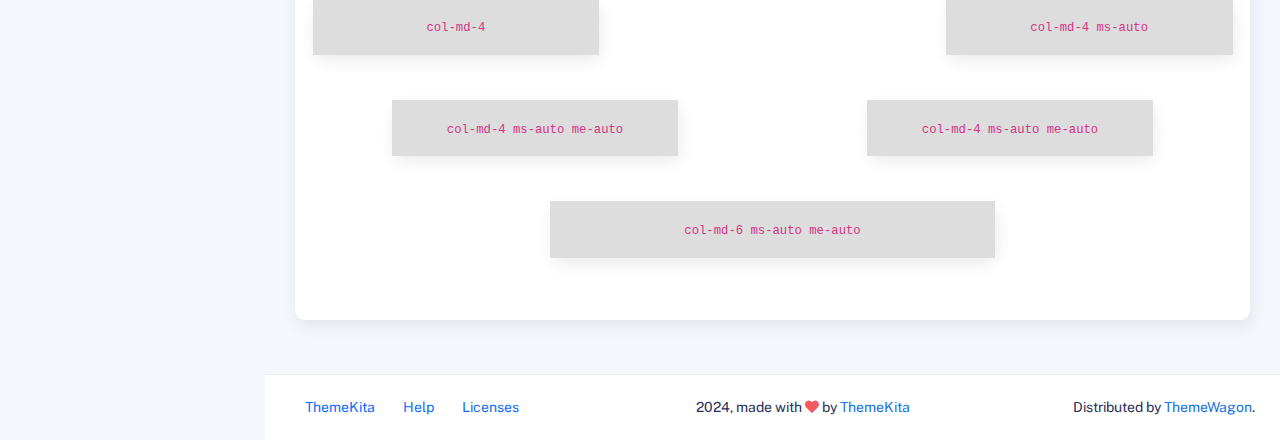
<file: BE/ET/wwwroot/admin/components/gridsystem.html>
<!DOCTYPE html>
<html lang="en">
  <head>
    <meta http-equiv="X-UA-Compatible" content="IE=edge" />
    <title>Grid System - Kaiadmin Bootstrap 5 Admin Dashboard</title>
    <meta
      content="width=device-width, initial-scale=1.0, shrink-to-fit=no"
      name="viewport"
    />
    <link
      rel="icon"
      href="../assets/img/kaiadmin/favicon.ico"
      type="image/x-icon"
    />

    <!-- Fonts and icons -->
    <script src="../assets/js/plugin/webfont/webfont.min.js"></script>
    <script>
      WebFont.load({
        google: { families: ["Public Sans:300,400,500,600,700"] },
        custom: {
          families: [
            "Font Awesome 5 Solid",
            "Font Awesome 5 Regular",
            "Font Awesome 5 Brands",
            "simple-line-icons",
          ],
          urls: ["../assets/css/fonts.min.css"],
        },
        active: function () {
          sessionStorage.fonts = true;
        },
      });
    </script>

    <!-- CSS Files -->
    <link rel="stylesheet" href="../assets/css/bootstrap.min.css" />
    <link rel="stylesheet" href="../assets/css/plugins.min.css" />
    <link rel="stylesheet" href="../assets/css/kaiadmin.min.css" />

    <!-- CSS Just for demo purpose, don't include it in your project -->
    <link rel="stylesheet" href="../assets/css/demo.css" />
  </head>
  <body>
    <div class="wrapper">
      <!-- Sidebar -->
      <div class="sidebar" data-background-color="dark">
        <div class="sidebar-logo">
          <!-- Logo Header -->
          <div class="logo-header" data-background-color="dark">
            <a href="../index.html" class="logo">
              <img
                src="../assets/img/kaiadmin/logo_light.svg"
                alt="navbar brand"
                class="navbar-brand"
                height="20"
              />
            </a>
            <div class="nav-toggle">
              <button class="btn btn-toggle toggle-sidebar">
                <i class="gg-menu-right"></i>
              </button>
              <button class="btn btn-toggle sidenav-toggler">
                <i class="gg-menu-left"></i>
              </button>
            </div>
            <button class="topbar-toggler more">
              <i class="gg-more-vertical-alt"></i>
            </button>
          </div>
          <!-- End Logo Header -->
        </div>
        <div class="sidebar-wrapper scrollbar scrollbar-inner">
          <div class="sidebar-content">
            <ul class="nav nav-secondary">
              <li class="nav-item">
                <a
                  data-bs-toggle="collapse"
                  href="#dashboard"
                  class="collapsed"
                  aria-expanded="false"
                >
                  <i class="fas fa-home"></i>
                  <p>Dashboard</p>
                  <span class="caret"></span>
                </a>
                <div class="collapse" id="dashboard">
                  <ul class="nav nav-collapse">
                    <li>
                      <a href="../../demo1/index.html">
                        <span class="sub-item">Dashboard 1</span>
                      </a>
                    </li>
                  </ul>
                </div>
              </li>
              <li class="nav-section">
                <span class="sidebar-mini-icon">
                  <i class="fa fa-ellipsis-h"></i>
                </span>
                <h4 class="text-section">Components</h4>
              </li>
              <li class="nav-item active submenu">
                <a data-bs-toggle="collapse" href="#base">
                  <i class="fas fa-layer-group"></i>
                  <p>Base</p>
                  <span class="caret"></span>
                </a>
                <div class="collapse show" id="base">
                  <ul class="nav nav-collapse">
                    <li>
                      <a href="../components/avatars.html">
                        <span class="sub-item">Avatars</span>
                      </a>
                    </li>
                    <li>
                      <a href="../components/buttons.html">
                        <span class="sub-item">Buttons</span>
                      </a>
                    </li>
                    <li class="active">
                      <a href="../components/gridsystem.html">
                        <span class="sub-item">Grid System</span>
                      </a>
                    </li>
                    <li>
                      <a href="../components/panels.html">
                        <span class="sub-item">Panels</span>
                      </a>
                    </li>
                    <li>
                      <a href="../components/notifications.html">
                        <span class="sub-item">Notifications</span>
                      </a>
                    </li>
                    <li>
                      <a href="../components/sweetalert.html">
                        <span class="sub-item">Sweet Alert</span>
                      </a>
                    </li>
                    <li>
                      <a href="../components/font-awesome-icons.html">
                        <span class="sub-item">Font Awesome Icons</span>
                      </a>
                    </li>
                    <li>
                      <a href="../components/simple-line-icons.html">
                        <span class="sub-item">Simple Line Icons</span>
                      </a>
                    </li>
                    <li>
                      <a href="../components/typography.html">
                        <span class="sub-item">Typography</span>
                      </a>
                    </li>
                  </ul>
                </div>
              </li>
              <li class="nav-item">
                <a data-bs-toggle="collapse" href="#sidebarLayouts">
                  <i class="fas fa-th-list"></i>
                  <p>Sidebar Layouts</p>
                  <span class="caret"></span>
                </a>
                <div class="collapse" id="sidebarLayouts">
                  <ul class="nav nav-collapse">
                    <li>
                      <a href="../sidebar-style-2.html">
                        <span class="sub-item">Sidebar Style 2</span>
                      </a>
                    </li>
                    <li>
                      <a href="../icon-menu.html">
                        <span class="sub-item">Icon Menu</span>
                      </a>
                    </li>
                  </ul>
                </div>
              </li>
              <li class="nav-item">
                <a data-bs-toggle="collapse" href="#forms">
                  <i class="fas fa-pen-square"></i>
                  <p>Forms</p>
                  <span class="caret"></span>
                </a>
                <div class="collapse" id="forms">
                  <ul class="nav nav-collapse">
                    <li>
                      <a href="../forms/forms.html">
                        <span class="sub-item">Basic Form</span>
                      </a>
                    </li>
                  </ul>
                </div>
              </li>
              <li class="nav-item">
                <a data-bs-toggle="collapse" href="#tables">
                  <i class="fas fa-table"></i>
                  <p>Tables</p>
                  <span class="caret"></span>
                </a>
                <div class="collapse" id="tables">
                  <ul class="nav nav-collapse">
                    <li>
                      <a href="../tables/tables.html">
                        <span class="sub-item">Basic Table</span>
                      </a>
                    </li>
                    <li>
                      <a href="../tables/datatables.html">
                        <span class="sub-item">Datatables</span>
                      </a>
                    </li>
                  </ul>
                </div>
              </li>
              <li class="nav-item">
                <a data-bs-toggle="collapse" href="#maps">
                  <i class="fas fa-map-marker-alt"></i>
                  <p>Maps</p>
                  <span class="caret"></span>
                </a>
                <div class="collapse" id="maps">
                  <ul class="nav nav-collapse">
                    <li>
                      <a href="../maps/googlemaps.html">
                        <span class="sub-item">Google Maps</span>
                      </a>
                    </li>
                    <li>
                      <a href="../maps/jsvectormap.html">
                        <span class="sub-item">Jsvectormap</span>
                      </a>
                    </li>
                  </ul>
                </div>
              </li>
              <li class="nav-item">
                <a data-bs-toggle="collapse" href="#charts">
                  <i class="far fa-chart-bar"></i>
                  <p>Charts</p>
                  <span class="caret"></span>
                </a>
                <div class="collapse" id="charts">
                  <ul class="nav nav-collapse">
                    <li>
                      <a href="../charts/charts.html">
                        <span class="sub-item">Chart Js</span>
                      </a>
                    </li>
                    <li>
                      <a href="../charts/sparkline.html">
                        <span class="sub-item">Sparkline</span>
                      </a>
                    </li>
                  </ul>
                </div>
              </li>
              <li class="nav-item">
                <a href="../widgets.html">
                  <i class="fas fa-desktop"></i>
                  <p>Widgets</p>
                  <span class="badge badge-success">4</span>
                </a>
              </li>
              <li class="nav-item">
                <a href="../../../documentation/index.html">
                  <i class="fas fa-file"></i>
                  <p>Documentation</p>
                  <span class="badge badge-secondary">1</span>
                </a>
              </li>
              <li class="nav-item">
                <a data-bs-toggle="collapse" href="#submenu">
                  <i class="fas fa-bars"></i>
                  <p>Menu Levels</p>
                  <span class="caret"></span>
                </a>
                <div class="collapse" id="submenu">
                  <ul class="nav nav-collapse">
                    <li>
                      <a data-bs-toggle="collapse" href="#subnav1">
                        <span class="sub-item">Level 1</span>
                        <span class="caret"></span>
                      </a>
                      <div class="collapse" id="subnav1">
                        <ul class="nav nav-collapse subnav">
                          <li>
                            <a href="#">
                              <span class="sub-item">Level 2</span>
                            </a>
                          </li>
                          <li>
                            <a href="#">
                              <span class="sub-item">Level 2</span>
                            </a>
                          </li>
                        </ul>
                      </div>
                    </li>
                    <li>
                      <a data-bs-toggle="collapse" href="#subnav2">
                        <span class="sub-item">Level 1</span>
                        <span class="caret"></span>
                      </a>
                      <div class="collapse" id="subnav2">
                        <ul class="nav nav-collapse subnav">
                          <li>
                            <a href="#">
                              <span class="sub-item">Level 2</span>
                            </a>
                          </li>
                        </ul>
                      </div>
                    </li>
                    <li>
                      <a href="#">
                        <span class="sub-item">Level 1</span>
                      </a>
                    </li>
                  </ul>
                </div>
              </li>
            </ul>
          </div>
        </div>
      </div>
      <!-- End Sidebar -->

      <div class="main-panel">
        <div class="main-header">
          <div class="main-header-logo">
            <!-- Logo Header -->
            <div class="logo-header" data-background-color="dark">
              <a href="../index.html" class="logo">
                <img
                  src="../assets/img/kaiadmin/logo_light.svg"
                  alt="navbar brand"
                  class="navbar-brand"
                  height="20"
                />
              </a>
              <div class="nav-toggle">
                <button class="btn btn-toggle toggle-sidebar">
                  <i class="gg-menu-right"></i>
                </button>
                <button class="btn btn-toggle sidenav-toggler">
                  <i class="gg-menu-left"></i>
                </button>
              </div>
              <button class="topbar-toggler more">
                <i class="gg-more-vertical-alt"></i>
              </button>
            </div>
            <!-- End Logo Header -->
          </div>
          <!-- Navbar Header -->
          <nav
            class="navbar navbar-header navbar-header-transparent navbar-expand-lg border-bottom"
          >
            <div class="container-fluid">
              <nav
                class="navbar navbar-header-left navbar-expand-lg navbar-form nav-search p-0 d-none d-lg-flex"
              >
                <div class="input-group">
                  <div class="input-group-prepend">
                    <button type="submit" class="btn btn-search pe-1">
                      <i class="fa fa-search search-icon"></i>
                    </button>
                  </div>
                  <input
                    type="text"
                    placeholder="Search ..."
                    class="form-control"
                  />
                </div>
              </nav>

              <ul class="navbar-nav topbar-nav ms-md-auto align-items-center">
                <li
                  class="nav-item topbar-icon dropdown hidden-caret d-flex d-lg-none"
                >
                  <a
                    class="nav-link dropdown-toggle"
                    data-bs-toggle="dropdown"
                    href="#"
                    role="button"
                    aria-expanded="false"
                    aria-haspopup="true"
                  >
                    <i class="fa fa-search"></i>
                  </a>
                  <ul class="dropdown-menu dropdown-search animated fadeIn">
                    <form class="navbar-left navbar-form nav-search">
                      <div class="input-group">
                        <input
                          type="text"
                          placeholder="Search ..."
                          class="form-control"
                        />
                      </div>
                    </form>
                  </ul>
                </li>
                <li class="nav-item topbar-icon dropdown hidden-caret">
                  <a
                    class="nav-link dropdown-toggle"
                    href="#"
                    id="messageDropdown"
                    role="button"
                    data-bs-toggle="dropdown"
                    aria-haspopup="true"
                    aria-expanded="false"
                  >
                    <i class="fa fa-envelope"></i>
                  </a>
                  <ul
                    class="dropdown-menu messages-notif-box animated fadeIn"
                    aria-labelledby="messageDropdown"
                  >
                    <li>
                      <div
                        class="dropdown-title d-flex justify-content-between align-items-center"
                      >
                        Messages
                        <a href="#" class="small">Mark all as read</a>
                      </div>
                    </li>
                    <li>
                      <div class="message-notif-scroll scrollbar-outer">
                        <div class="notif-center">
                          <a href="#">
                            <div class="notif-img">
                              <img
                                src="../assets/img/jm_denis.jpg"
                                alt="Img Profile"
                              />
                            </div>
                            <div class="notif-content">
                              <span class="subject">Jimmy Denis</span>
                              <span class="block"> How are you ? </span>
                              <span class="time">5 minutes ago</span>
                            </div>
                          </a>
                          <a href="#">
                            <div class="notif-img">
                              <img
                                src="../assets/img/chadengle.jpg"
                                alt="Img Profile"
                              />
                            </div>
                            <div class="notif-content">
                              <span class="subject">Chad</span>
                              <span class="block"> Ok, Thanks ! </span>
                              <span class="time">12 minutes ago</span>
                            </div>
                          </a>
                          <a href="#">
                            <div class="notif-img">
                              <img
                                src="../assets/img/mlane.jpg"
                                alt="Img Profile"
                              />
                            </div>
                            <div class="notif-content">
                              <span class="subject">Jhon Doe</span>
                              <span class="block">
                                Ready for the meeting today...
                              </span>
                              <span class="time">12 minutes ago</span>
                            </div>
                          </a>
                          <a href="#">
                            <div class="notif-img">
                              <img
                                src="../assets/img/talha.jpg"
                                alt="Img Profile"
                              />
                            </div>
                            <div class="notif-content">
                              <span class="subject">Talha</span>
                              <span class="block"> Hi, Apa Kabar ? </span>
                              <span class="time">17 minutes ago</span>
                            </div>
                          </a>
                        </div>
                      </div>
                    </li>
                    <li>
                      <a class="see-all" href="javascript:void(0);"
                        >See all messages<i class="fa fa-angle-right"></i>
                      </a>
                    </li>
                  </ul>
                </li>
                <li class="nav-item topbar-icon dropdown hidden-caret">
                  <a
                    class="nav-link dropdown-toggle"
                    href="#"
                    id="notifDropdown"
                    role="button"
                    data-bs-toggle="dropdown"
                    aria-haspopup="true"
                    aria-expanded="false"
                  >
                    <i class="fa fa-bell"></i>
                    <span class="notification">4</span>
                  </a>
                  <ul
                    class="dropdown-menu notif-box animated fadeIn"
                    aria-labelledby="notifDropdown"
                  >
                    <li>
                      <div class="dropdown-title">
                        You have 4 new notification
                      </div>
                    </li>
                    <li>
                      <div class="notif-scroll scrollbar-outer">
                        <div class="notif-center">
                          <a href="#">
                            <div class="notif-icon notif-primary">
                              <i class="fa fa-user-plus"></i>
                            </div>
                            <div class="notif-content">
                              <span class="block"> New user registered </span>
                              <span class="time">5 minutes ago</span>
                            </div>
                          </a>
                          <a href="#">
                            <div class="notif-icon notif-success">
                              <i class="fa fa-comment"></i>
                            </div>
                            <div class="notif-content">
                              <span class="block">
                                Rahmad commented on Admin
                              </span>
                              <span class="time">12 minutes ago</span>
                            </div>
                          </a>
                          <a href="#">
                            <div class="notif-img">
                              <img
                                src="../assets/img/profile2.jpg"
                                alt="Img Profile"
                              />
                            </div>
                            <div class="notif-content">
                              <span class="block">
                                Reza send messages to you
                              </span>
                              <span class="time">12 minutes ago</span>
                            </div>
                          </a>
                          <a href="#">
                            <div class="notif-icon notif-danger">
                              <i class="fa fa-heart"></i>
                            </div>
                            <div class="notif-content">
                              <span class="block"> Farrah liked Admin </span>
                              <span class="time">17 minutes ago</span>
                            </div>
                          </a>
                        </div>
                      </div>
                    </li>
                    <li>
                      <a class="see-all" href="javascript:void(0);"
                        >See all notifications<i class="fa fa-angle-right"></i>
                      </a>
                    </li>
                  </ul>
                </li>
                <li class="nav-item topbar-icon dropdown hidden-caret">
                  <a
                    class="nav-link"
                    data-bs-toggle="dropdown"
                    href="#"
                    aria-expanded="false"
                  >
                    <i class="fas fa-layer-group"></i>
                  </a>
                  <div class="dropdown-menu quick-actions animated fadeIn">
                    <div class="quick-actions-header">
                      <span class="title mb-1">Quick Actions</span>
                      <span class="subtitle op-7">Shortcuts</span>
                    </div>
                    <div class="quick-actions-scroll scrollbar-outer">
                      <div class="quick-actions-items">
                        <div class="row m-0">
                          <a class="col-6 col-md-4 p-0" href="#">
                            <div class="quick-actions-item">
                              <div class="avatar-item bg-danger rounded-circle">
                                <i class="far fa-calendar-alt"></i>
                              </div>
                              <span class="text">Calendar</span>
                            </div>
                          </a>
                          <a class="col-6 col-md-4 p-0" href="#">
                            <div class="quick-actions-item">
                              <div
                                class="avatar-item bg-warning rounded-circle"
                              >
                                <i class="fas fa-map"></i>
                              </div>
                              <span class="text">Maps</span>
                            </div>
                          </a>
                          <a class="col-6 col-md-4 p-0" href="#">
                            <div class="quick-actions-item">
                              <div class="avatar-item bg-info rounded-circle">
                                <i class="fas fa-file-excel"></i>
                              </div>
                              <span class="text">Reports</span>
                            </div>
                          </a>
                          <a class="col-6 col-md-4 p-0" href="#">
                            <div class="quick-actions-item">
                              <div
                                class="avatar-item bg-success rounded-circle"
                              >
                                <i class="fas fa-envelope"></i>
                              </div>
                              <span class="text">Emails</span>
                            </div>
                          </a>
                          <a class="col-6 col-md-4 p-0" href="#">
                            <div class="quick-actions-item">
                              <div
                                class="avatar-item bg-primary rounded-circle"
                              >
                                <i class="fas fa-file-invoice-dollar"></i>
                              </div>
                              <span class="text">Invoice</span>
                            </div>
                          </a>
                          <a class="col-6 col-md-4 p-0" href="#">
                            <div class="quick-actions-item">
                              <div
                                class="avatar-item bg-secondary rounded-circle"
                              >
                                <i class="fas fa-credit-card"></i>
                              </div>
                              <span class="text">Payments</span>
                            </div>
                          </a>
                        </div>
                      </div>
                    </div>
                  </div>
                </li>

                <li class="nav-item topbar-user dropdown hidden-caret">
                  <a
                    class="dropdown-toggle profile-pic"
                    data-bs-toggle="dropdown"
                    href="#"
                    aria-expanded="false"
                  >
                    <div class="avatar-sm">
                      <img
                        src="../assets/img/profile.jpg"
                        alt="..."
                        class="avatar-img rounded-circle"
                      />
                    </div>
                    <span class="profile-username">
                      <span class="op-7">Hi,</span>
                      <span class="fw-bold">Hizrian</span>
                    </span>
                  </a>
                  <ul class="dropdown-menu dropdown-user animated fadeIn">
                    <div class="dropdown-user-scroll scrollbar-outer">
                      <li>
                        <div class="user-box">
                          <div class="avatar-lg">
                            <img
                              src="../assets/img/profile.jpg"
                              alt="image profile"
                              class="avatar-img rounded"
                            />
                          </div>
                          <div class="u-text">
                            <h4>Hizrian</h4>
                            <p class="text-muted">hello@example.com</p>
                            <a
                              href="profile.html"
                              class="btn btn-xs btn-secondary btn-sm"
                              >View Profile</a
                            >
                          </div>
                        </div>
                      </li>
                      <li>
                        <div class="dropdown-divider"></div>
                        <a class="dropdown-item" href="#">My Profile</a>
                        <a class="dropdown-item" href="#">My Balance</a>
                        <a class="dropdown-item" href="#">Inbox</a>
                        <div class="dropdown-divider"></div>
                        <a class="dropdown-item" href="#">Account Setting</a>
                        <div class="dropdown-divider"></div>
                        <a class="dropdown-item" href="#">Logout</a>
                      </li>
                    </div>
                  </ul>
                </li>
              </ul>
            </div>
          </nav>
          <!-- End Navbar -->
        </div>

        <div class="container">
          <div class="page-inner">
            <div class="page-header">
              <h3 class="fw-bold mb-3">Grid System</h3>
              <ul class="breadcrumbs mb-3">
                <li class="nav-home">
                  <a href="#">
                    <i class="icon-home"></i>
                  </a>
                </li>
                <li class="separator">
                  <i class="icon-arrow-right"></i>
                </li>
                <li class="nav-item">
                  <a href="#">Base</a>
                </li>
                <li class="separator">
                  <i class="icon-arrow-right"></i>
                </li>
                <li class="nav-item">
                  <a href="#">Grid System</a>
                </li>
              </ul>
            </div>
            <div class="card">
              <div class="card-body">
                <h4 class="card-title mt-3">XL Grid</h4>
                <div class="row row-demo-grid">
                  <div class="col-xl-4">
                    <div class="card">
                      <div class="card-body"><code>.col-xl-4</code></div>
                    </div>
                  </div>
                  <div class="col-xl-4">
                    <div class="card">
                      <div class="card-body"><code>.col-xl-4</code></div>
                    </div>
                  </div>
                  <div class="col-xl-4">
                    <div class="card">
                      <div class="card-body"><code>.col-xl-4</code></div>
                    </div>
                  </div>
                </div>

                <h4 class="card-title">LG Grid (Collapsed at 992px)</h4>
                <div class="row row-demo-grid">
                  <div class="col-lg-4">
                    <div class="card">
                      <div class="card-body"><code>.col-lg-4</code></div>
                    </div>
                  </div>
                  <div class="col-lg-4">
                    <div class="card">
                      <div class="card-body"><code>.col-lg-4</code></div>
                    </div>
                  </div>
                  <div class="col-lg-4">
                    <div class="card">
                      <div class="card-body"><code>.col-lg-4</code></div>
                    </div>
                  </div>
                </div>

                <h4 class="card-title">MD Grid (Collapsed at 768px)</h4>
                <div class="row row-demo-grid">
                  <div class="col-md-4">
                    <div class="card">
                      <div class="card-body"><code>.col-md-4</code></div>
                    </div>
                  </div>
                  <div class="col-md-4">
                    <div class="card">
                      <div class="card-body"><code>.col-md-4</code></div>
                    </div>
                  </div>
                  <div class="col-md-4">
                    <div class="card">
                      <div class="card-body"><code>.col-md-4</code></div>
                    </div>
                  </div>
                </div>

                <h4 class="card-title">SM Grid (Collapsed at 576px)</h4>
                <div class="row row-demo-grid">
                  <div class="col-sm-4">
                    <div class="card">
                      <div class="card-body"><code>.col-sm-4</code></div>
                    </div>
                  </div>
                  <div class="col-sm-4">
                    <div class="card">
                      <div class="card-body"><code>.col-sm-4</code></div>
                    </div>
                  </div>
                  <div class="col-sm-4">
                    <div class="card">
                      <div class="card-body"><code>.col-sm-4</code></div>
                    </div>
                  </div>
                </div>

                <h4 class="card-title">XS Grid</h4>
                <div class="row row-demo-grid">
                  <div class="col-4">
                    <div class="card">
                      <div class="card-body"><code>.col-4</code></div>
                    </div>
                  </div>
                  <div class="col-4">
                    <div class="card">
                      <div class="card-body"><code>.col-4</code></div>
                    </div>
                  </div>
                  <div class="col-4">
                    <div class="card">
                      <div class="card-body"><code>.col-4</code></div>
                    </div>
                  </div>
                </div>

                <h4 class="card-title">Equality Width</h4>
                <div class="row row-demo-grid">
                  <div class="col">
                    <div class="card">
                      <div class="card-body"><code>col</code></div>
                    </div>
                  </div>
                  <div class="col">
                    <div class="card">
                      <div class="card-body"><code>col</code></div>
                    </div>
                  </div>
                </div>
                <div class="row row-demo-grid">
                  <div class="col">
                    <div class="card">
                      <div class="card-body"><code>col</code></div>
                    </div>
                  </div>
                  <div class="col">
                    <div class="card">
                      <div class="card-body"><code>col</code></div>
                    </div>
                  </div>
                  <div class="col">
                    <div class="card">
                      <div class="card-body"><code>col</code></div>
                    </div>
                  </div>
                </div>

                <h4 class="card-title">Setting one column width</h4>
                <div class="row row-demo-grid">
                  <div class="col">
                    <div class="card">
                      <div class="card-body"><code>col</code></div>
                    </div>
                  </div>
                  <div class="col-6">
                    <div class="card">
                      <div class="card-body"><code>col-6</code></div>
                    </div>
                  </div>
                  <div class="col">
                    <div class="card">
                      <div class="card-body"><code>col</code></div>
                    </div>
                  </div>
                </div>

                <h4 class="card-title">
                  Mix and Match (Showing different sizes on different screens)
                </h4>
                <!-- Stack the columns on mobile by making one full-width and the other half-width -->
                <div class="row row-demo-grid">
                  <div class="col-12 col-md-8">
                    <div class="card">
                      <div class="card-body"><code>col-12 col-md-8</code></div>
                    </div>
                  </div>
                  <div class="col-6 col-md-4">
                    <div class="card">
                      <div class="card-body"><code>col-6 col-md-6</code></div>
                    </div>
                  </div>
                </div>

                <!-- Columns start at 50% wide on mobile and bump up to 33.3% wide on desktop -->
                <div class="row row-demo-grid">
                  <div class="col-sm-6 col-md-3">
                    <div class="card">
                      <div class="card-body">
                        <code>col-sm-6 col-md-3</code>
                      </div>
                    </div>
                  </div>
                  <div class="col-sm-6 col-md-3">
                    <div class="card">
                      <div class="card-body">
                        <code>col-sm-6 col-md-3</code>
                      </div>
                    </div>
                  </div>
                  <div class="col-sm-6 col-md-3">
                    <div class="card">
                      <div class="card-body">
                        <code>col-sm-6 col-md-3</code>
                      </div>
                    </div>
                  </div>
                  <div class="col-sm-6 col-md-3">
                    <div class="card">
                      <div class="card-body">
                        <code>col-sm-6 col-md-3</code>
                      </div>
                    </div>
                  </div>
                </div>

                <!-- Columns are always 50% wide, on mobile and desktop -->
                <div class="row row-demo-grid">
                  <div class="col-6">
                    <div class="card">
                      <div class="card-body"><code>col-6</code></div>
                    </div>
                  </div>
                  <div class="col-6">
                    <div class="card">
                      <div class="card-body"><code>col-6</code></div>
                    </div>
                  </div>
                </div>

                <h4 class="card-title">
                  Offset Grid (Adding some space when needed)
                </h4>
                <div class="row row-demo-grid">
                  <div class="col-md-4">
                    <div class="card">
                      <div class="card-body text-center">
                        <code>col-md-4</code>
                      </div>
                    </div>
                  </div>
                  <div class="col-md-4 ms-auto">
                    <div class="card">
                      <div class="card-body text-center">
                        <code>col-md-4 ms-auto</code>
                      </div>
                    </div>
                  </div>
                </div>

                <div class="row row-demo-grid">
                  <div class="col-md-4 ms-auto me-auto">
                    <div class="card">
                      <div class="card-body text-center">
                        <code>col-md-4 ms-auto me-auto</code>
                      </div>
                    </div>
                  </div>
                  <div class="col-md-4 ms-auto me-auto">
                    <div class="card">
                      <div class="card-body text-center">
                        <code>col-md-4 ms-auto me-auto</code>
                      </div>
                    </div>
                  </div>
                </div>

                <div class="row row-demo-grid">
                  <div class="col-md-6 ms-auto me-auto">
                    <div class="card">
                      <div class="card-body text-center">
                        <code>col-md-6 ms-auto me-auto</code>
                      </div>
                    </div>
                  </div>
                </div>
              </div>
            </div>
          </div>

        <footer class="footer">
          <div class="container-fluid d-flex justify-content-between">
            <nav class="pull-left">
              <ul class="nav">
                <li class="nav-item">
                  <a class="nav-link" href="http://www.themekita.com">
                    ThemeKita
                  </a>
                </li>
                <li class="nav-item">
                  <a class="nav-link" href="#"> Help </a>
                </li>
                <li class="nav-item">
                  <a class="nav-link" href="#"> Licenses </a>
                </li>
              </ul>
            </nav>
            <div class="copyright">
              2024, made with <i class="fa fa-heart heart text-danger"></i> by
              <a href="http://www.themekita.com">ThemeKita</a>
            </div>
            <div>
              Distributed by
              <a target="_blank" href="https://themewagon.com/">ThemeWagon</a>.
            </div>
          </div>
        </footer>
      </div>

      <!-- Custom template | don't include it in your project! -->
      <div class="custom-template">
        <div class="title">Settings</div>
        <div class="custom-content">
          <div class="switcher">
            <div class="switch-block">
              <h4>Logo Header</h4>
              <div class="btnSwitch">
                <button
                  type="button"
                  class="selected changeLogoHeaderColor"
                  data-color="dark"
                ></button>
                <button
                  type="button"
                  class="selected changeLogoHeaderColor"
                  data-color="blue"
                ></button>
                <button
                  type="button"
                  class="changeLogoHeaderColor"
                  data-color="purple"
                ></button>
                <button
                  type="button"
                  class="changeLogoHeaderColor"
                  data-color="light-blue"
                ></button>
                <button
                  type="button"
                  class="changeLogoHeaderColor"
                  data-color="green"
                ></button>
                <button
                  type="button"
                  class="changeLogoHeaderColor"
                  data-color="orange"
                ></button>
                <button
                  type="button"
                  class="changeLogoHeaderColor"
                  data-color="red"
                ></button>
                <button
                  type="button"
                  class="changeLogoHeaderColor"
                  data-color="white"
                ></button>
                <br />
                <button
                  type="button"
                  class="changeLogoHeaderColor"
                  data-color="dark2"
                ></button>
                <button
                  type="button"
                  class="changeLogoHeaderColor"
                  data-color="blue2"
                ></button>
                <button
                  type="button"
                  class="changeLogoHeaderColor"
                  data-color="purple2"
                ></button>
                <button
                  type="button"
                  class="changeLogoHeaderColor"
                  data-color="light-blue2"
                ></button>
                <button
                  type="button"
                  class="changeLogoHeaderColor"
                  data-color="green2"
                ></button>
                <button
                  type="button"
                  class="changeLogoHeaderColor"
                  data-color="orange2"
                ></button>
                <button
                  type="button"
                  class="changeLogoHeaderColor"
                  data-color="red2"
                ></button>
              </div>
            </div>
            <div class="switch-block">
              <h4>Navbar Header</h4>
              <div class="btnSwitch">
                <button
                  type="button"
                  class="changeTopBarColor"
                  data-color="dark"
                ></button>
                <button
                  type="button"
                  class="changeTopBarColor"
                  data-color="blue"
                ></button>
                <button
                  type="button"
                  class="changeTopBarColor"
                  data-color="purple"
                ></button>
                <button
                  type="button"
                  class="changeTopBarColor"
                  data-color="light-blue"
                ></button>
                <button
                  type="button"
                  class="changeTopBarColor"
                  data-color="green"
                ></button>
                <button
                  type="button"
                  class="changeTopBarColor"
                  data-color="orange"
                ></button>
                <button
                  type="button"
                  class="changeTopBarColor"
                  data-color="red"
                ></button>
                <button
                  type="button"
                  class="changeTopBarColor"
                  data-color="white"
                ></button>
                <br />
                <button
                  type="button"
                  class="changeTopBarColor"
                  data-color="dark2"
                ></button>
                <button
                  type="button"
                  class="selected changeTopBarColor"
                  data-color="blue2"
                ></button>
                <button
                  type="button"
                  class="changeTopBarColor"
                  data-color="purple2"
                ></button>
                <button
                  type="button"
                  class="changeTopBarColor"
                  data-color="light-blue2"
                ></button>
                <button
                  type="button"
                  class="changeTopBarColor"
                  data-color="green2"
                ></button>
                <button
                  type="button"
                  class="changeTopBarColor"
                  data-color="orange2"
                ></button>
                <button
                  type="button"
                  class="changeTopBarColor"
                  data-color="red2"
                ></button>
              </div>
            </div>
            <div class="switch-block">
              <h4>Sidebar</h4>
              <div class="btnSwitch">
                <button
                  type="button"
                  class="selected changeSideBarColor"
                  data-color="white"
                ></button>
                <button
                  type="button"
                  class="changeSideBarColor"
                  data-color="dark"
                ></button>
                <button
                  type="button"
                  class="changeSideBarColor"
                  data-color="dark2"
                ></button>
              </div>
            </div>
          </div>
        </div>
        <div class="custom-toggle">
          <i class="icon-settings"></i>
        </div>
      </div>
      <!-- End Custom template -->
    </div>
    <!--   Core JS Files   -->
    <script src="../assets/js/core/jquery-3.7.1.min.js"></script>
    <script src="../assets/js/core/popper.min.js"></script>
    <script src="../assets/js/core/bootstrap.min.js"></script>

    <!-- jQuery Scrollbar -->
    <script src="../assets/js/plugin/jquery-scrollbar/jquery.scrollbar.min.js"></script>
    <!-- Moment JS -->
    <script src="../assets/js/plugin/moment/moment.min.js"></script>

    <!-- Chart JS -->
    <script src="../assets/js/plugin/chart.js/chart.min.js"></script>

    <!-- jQuery Sparkline -->
    <script src="../assets/js/plugin/jquery.sparkline/jquery.sparkline.min.js"></script>

    <!-- Chart Circle -->
    <script src="../assets/js/plugin/chart-circle/circles.min.js"></script>

    <!-- Datatables -->
    <script src="../assets/js/plugin/datatables/datatables.min.js"></script>

    <!-- Bootstrap Notify -->
    <script src="../assets/js/plugin/bootstrap-notify/bootstrap-notify.min.js"></script>

    <!-- jQuery Vector Maps -->
    <script src="../assets/js/plugin/jsvectormap/jsvectormap.min.js"></script>
    <script src="../assets/js/plugin/jsvectormap/world.js"></script>

    <!-- Sweet Alert -->
    <script src="../assets/js/plugin/sweetalert/sweetalert.min.js"></script>

    <!-- Kaiadmin JS -->
    <script src="../assets/js/kaiadmin.min.js"></script>

    <!-- Kaiadmin DEMO methods, don't include it in your project! -->
    <script src="../assets/js/setting-demo2.js"></script>
  </body>
</html>
</file>
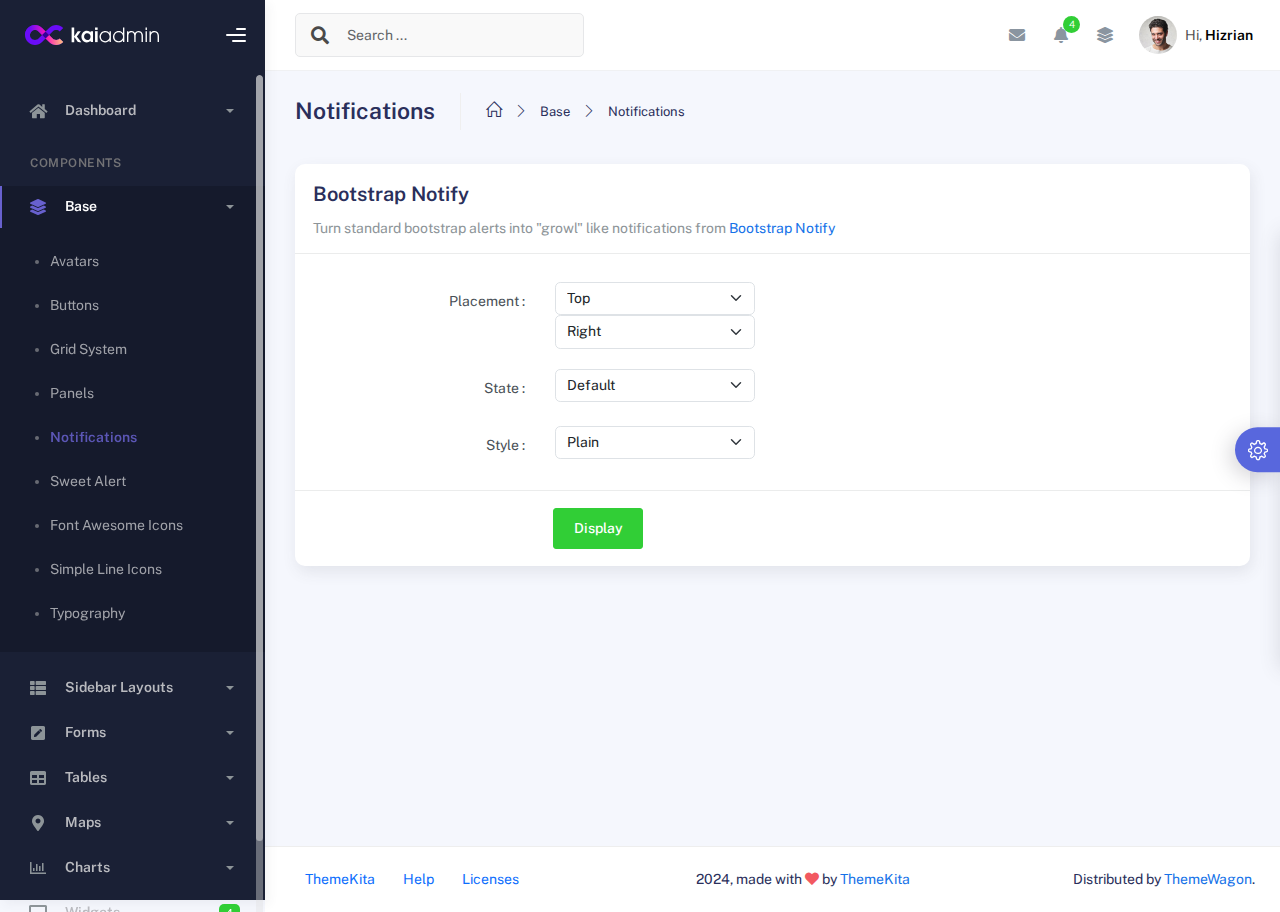
<file: BE/ET/wwwroot/admin/components/notifications.html>
<!DOCTYPE html>
<html lang="en">
  <head>
    <meta http-equiv="X-UA-Compatible" content="IE=edge" />
    <title>Notifications - Kaiadmin Bootstrap 5 Admin Dashboard</title>
    <meta
      content="width=device-width, initial-scale=1.0, shrink-to-fit=no"
      name="viewport"
    />
    <link
      rel="icon"
      href="../assets/img/kaiadmin/favicon.ico"
      type="image/x-icon"
    />

    <!-- Fonts and icons -->
    <script src="../assets/js/plugin/webfont/webfont.min.js"></script>
    <script>
      WebFont.load({
        google: { families: ["Public Sans:300,400,500,600,700"] },
        custom: {
          families: [
            "Font Awesome 5 Solid",
            "Font Awesome 5 Regular",
            "Font Awesome 5 Brands",
            "simple-line-icons",
          ],
          urls: ["../assets/css/fonts.min.css"],
        },
        active: function () {
          sessionStorage.fonts = true;
        },
      });
    </script>

    <!-- CSS Files -->
    <link rel="stylesheet" href="../assets/css/bootstrap.min.css" />
    <link rel="stylesheet" href="../assets/css/plugins.min.css" />
    <link rel="stylesheet" href="../assets/css/kaiadmin.min.css" />

    <!-- CSS Just for demo purpose, don't include it in your project -->
    <link rel="stylesheet" href="../assets/css/demo.css" />
  </head>
  <body>
    <div class="wrapper">
      <!-- Sidebar -->
      <div class="sidebar" data-background-color="dark">
        <div class="sidebar-logo">
          <!-- Logo Header -->
          <div class="logo-header" data-background-color="dark">
            <a href="../index.html" class="logo">
              <img
                src="../assets/img/kaiadmin/logo_light.svg"
                alt="navbar brand"
                class="navbar-brand"
                height="20"
              />
            </a>
            <div class="nav-toggle">
              <button class="btn btn-toggle toggle-sidebar">
                <i class="gg-menu-right"></i>
              </button>
              <button class="btn btn-toggle sidenav-toggler">
                <i class="gg-menu-left"></i>
              </button>
            </div>
            <button class="topbar-toggler more">
              <i class="gg-more-vertical-alt"></i>
            </button>
          </div>
          <!-- End Logo Header -->
        </div>
        <div class="sidebar-wrapper scrollbar scrollbar-inner">
          <div class="sidebar-content">
            <ul class="nav nav-secondary">
              <li class="nav-item">
                <a
                  data-bs-toggle="collapse"
                  href="#dashboard"
                  class="collapsed"
                  aria-expanded="false"
                >
                  <i class="fas fa-home"></i>
                  <p>Dashboard</p>
                  <span class="caret"></span>
                </a>
                <div class="collapse" id="dashboard">
                  <ul class="nav nav-collapse">
                    <li>
                      <a href="../../demo1/index.html">
                        <span class="sub-item">Dashboard 1</span>
                      </a>
                    </li>
                  </ul>
                </div>
              </li>
              <li class="nav-section">
                <span class="sidebar-mini-icon">
                  <i class="fa fa-ellipsis-h"></i>
                </span>
                <h4 class="text-section">Components</h4>
              </li>
              <li class="nav-item active submenu">
                <a data-bs-toggle="collapse" href="#base">
                  <i class="fas fa-layer-group"></i>
                  <p>Base</p>
                  <span class="caret"></span>
                </a>
                <div class="collapse show" id="base">
                  <ul class="nav nav-collapse">
                    <li>
                      <a href="../components/avatars.html">
                        <span class="sub-item">Avatars</span>
                      </a>
                    </li>
                    <li>
                      <a href="../components/buttons.html">
                        <span class="sub-item">Buttons</span>
                      </a>
                    </li>
                    <li>
                      <a href="../components/gridsystem.html">
                        <span class="sub-item">Grid System</span>
                      </a>
                    </li>
                    <li>
                      <a href="../components/panels.html">
                        <span class="sub-item">Panels</span>
                      </a>
                    </li>
                    <li class="active">
                      <a href="../components/notifications.html">
                        <span class="sub-item">Notifications</span>
                      </a>
                    </li>
                    <li>
                      <a href="../components/sweetalert.html">
                        <span class="sub-item">Sweet Alert</span>
                      </a>
                    </li>
                    <li>
                      <a href="../components/font-awesome-icons.html">
                        <span class="sub-item">Font Awesome Icons</span>
                      </a>
                    </li>
                    <li>
                      <a href="../components/simple-line-icons.html">
                        <span class="sub-item">Simple Line Icons</span>
                      </a>
                    </li>
                    <li>
                      <a href="../components/typography.html">
                        <span class="sub-item">Typography</span>
                      </a>
                    </li>
                  </ul>
                </div>
              </li>
              <li class="nav-item">
                <a data-bs-toggle="collapse" href="#sidebarLayouts">
                  <i class="fas fa-th-list"></i>
                  <p>Sidebar Layouts</p>
                  <span class="caret"></span>
                </a>
                <div class="collapse" id="sidebarLayouts">
                  <ul class="nav nav-collapse">
                    <li>
                      <a href="../sidebar-style-2.html">
                        <span class="sub-item">Sidebar Style 2</span>
                      </a>
                    </li>
                    <li>
                      <a href="../icon-menu.html">
                        <span class="sub-item">Icon Menu</span>
                      </a>
                    </li>
                  </ul>
                </div>
              </li>
              <li class="nav-item">
                <a data-bs-toggle="collapse" href="#forms">
                  <i class="fas fa-pen-square"></i>
                  <p>Forms</p>
                  <span class="caret"></span>
                </a>
                <div class="collapse" id="forms">
                  <ul class="nav nav-collapse">
                    <li>
                      <a href="../forms/forms.html">
                        <span class="sub-item">Basic Form</span>
                      </a>
                    </li>
                  </ul>
                </div>
              </li>
              <li class="nav-item">
                <a data-bs-toggle="collapse" href="#tables">
                  <i class="fas fa-table"></i>
                  <p>Tables</p>
                  <span class="caret"></span>
                </a>
                <div class="collapse" id="tables">
                  <ul class="nav nav-collapse">
                    <li>
                      <a href="../tables/tables.html">
                        <span class="sub-item">Basic Table</span>
                      </a>
                    </li>
                    <li>
                      <a href="../tables/datatables.html">
                        <span class="sub-item">Datatables</span>
                      </a>
                    </li>
                  </ul>
                </div>
              </li>
              <li class="nav-item">
                <a data-bs-toggle="collapse" href="#maps">
                  <i class="fas fa-map-marker-alt"></i>
                  <p>Maps</p>
                  <span class="caret"></span>
                </a>
                <div class="collapse" id="maps">
                  <ul class="nav nav-collapse">
                    <li>
                      <a href="../maps/googlemaps.html">
                        <span class="sub-item">Google Maps</span>
                      </a>
                    </li>
                    <li>
                      <a href="../maps/jsvectormap.html">
                        <span class="sub-item">Jsvectormap</span>
                      </a>
                    </li>
                  </ul>
                </div>
              </li>
              <li class="nav-item">
                <a data-bs-toggle="collapse" href="#charts">
                  <i class="far fa-chart-bar"></i>
                  <p>Charts</p>
                  <span class="caret"></span>
                </a>
                <div class="collapse" id="charts">
                  <ul class="nav nav-collapse">
                    <li>
                      <a href="../charts/charts.html">
                        <span class="sub-item">Chart Js</span>
                      </a>
                    </li>
                    <li>
                      <a href="../charts/sparkline.html">
                        <span class="sub-item">Sparkline</span>
                      </a>
                    </li>
                  </ul>
                </div>
              </li>
              <li class="nav-item">
                <a href="../widgets.html">
                  <i class="fas fa-desktop"></i>
                  <p>Widgets</p>
                  <span class="badge badge-success">4</span>
                </a>
              </li>
              <li class="nav-item">
                <a href="../../../documentation/index.html">
                  <i class="fas fa-file"></i>
                  <p>Documentation</p>
                  <span class="badge badge-secondary">1</span>
                </a>
              </li>
              <li class="nav-item">
                <a data-bs-toggle="collapse" href="#submenu">
                  <i class="fas fa-bars"></i>
                  <p>Menu Levels</p>
                  <span class="caret"></span>
                </a>
                <div class="collapse" id="submenu">
                  <ul class="nav nav-collapse">
                    <li>
                      <a data-bs-toggle="collapse" href="#subnav1">
                        <span class="sub-item">Level 1</span>
                        <span class="caret"></span>
                      </a>
                      <div class="collapse" id="subnav1">
                        <ul class="nav nav-collapse subnav">
                          <li>
                            <a href="#">
                              <span class="sub-item">Level 2</span>
                            </a>
                          </li>
                          <li>
                            <a href="#">
                              <span class="sub-item">Level 2</span>
                            </a>
                          </li>
                        </ul>
                      </div>
                    </li>
                    <li>
                      <a data-bs-toggle="collapse" href="#subnav2">
                        <span class="sub-item">Level 1</span>
                        <span class="caret"></span>
                      </a>
                      <div class="collapse" id="subnav2">
                        <ul class="nav nav-collapse subnav">
                          <li>
                            <a href="#">
                              <span class="sub-item">Level 2</span>
                            </a>
                          </li>
                        </ul>
                      </div>
                    </li>
                    <li>
                      <a href="#">
                        <span class="sub-item">Level 1</span>
                      </a>
                    </li>
                  </ul>
                </div>
              </li>
            </ul>
          </div>
        </div>
      </div>
      <!-- End Sidebar -->

      <div class="main-panel">
        <div class="main-header">
          <div class="main-header-logo">
            <!-- Logo Header -->
            <div class="logo-header" data-background-color="dark">
              <a href="../index.html" class="logo">
                <img
                  src="../assets/img/kaiadmin/logo_light.svg"
                  alt="navbar brand"
                  class="navbar-brand"
                  height="20"
                />
              </a>
              <div class="nav-toggle">
                <button class="btn btn-toggle toggle-sidebar">
                  <i class="gg-menu-right"></i>
                </button>
                <button class="btn btn-toggle sidenav-toggler">
                  <i class="gg-menu-left"></i>
                </button>
              </div>
              <button class="topbar-toggler more">
                <i class="gg-more-vertical-alt"></i>
              </button>
            </div>
            <!-- End Logo Header -->
          </div>
          <!-- Navbar Header -->
          <nav
            class="navbar navbar-header navbar-header-transparent navbar-expand-lg border-bottom"
          >
            <div class="container-fluid">
              <nav
                class="navbar navbar-header-left navbar-expand-lg navbar-form nav-search p-0 d-none d-lg-flex"
              >
                <div class="input-group">
                  <div class="input-group-prepend">
                    <button type="submit" class="btn btn-search pe-1">
                      <i class="fa fa-search search-icon"></i>
                    </button>
                  </div>
                  <input
                    type="text"
                    placeholder="Search ..."
                    class="form-control"
                  />
                </div>
              </nav>

              <ul class="navbar-nav topbar-nav ms-md-auto align-items-center">
                <li
                  class="nav-item topbar-icon dropdown hidden-caret d-flex d-lg-none"
                >
                  <a
                    class="nav-link dropdown-toggle"
                    data-bs-toggle="dropdown"
                    href="#"
                    role="button"
                    aria-expanded="false"
                    aria-haspopup="true"
                  >
                    <i class="fa fa-search"></i>
                  </a>
                  <ul class="dropdown-menu dropdown-search animated fadeIn">
                    <form class="navbar-left navbar-form nav-search">
                      <div class="input-group">
                        <input
                          type="text"
                          placeholder="Search ..."
                          class="form-control"
                        />
                      </div>
                    </form>
                  </ul>
                </li>
                <li class="nav-item topbar-icon dropdown hidden-caret">
                  <a
                    class="nav-link dropdown-toggle"
                    href="#"
                    id="messageDropdown"
                    role="button"
                    data-bs-toggle="dropdown"
                    aria-haspopup="true"
                    aria-expanded="false"
                  >
                    <i class="fa fa-envelope"></i>
                  </a>
                  <ul
                    class="dropdown-menu messages-notif-box animated fadeIn"
                    aria-labelledby="messageDropdown"
                  >
                    <li>
                      <div
                        class="dropdown-title d-flex justify-content-between align-items-center"
                      >
                        Messages
                        <a href="#" class="small">Mark all as read</a>
                      </div>
                    </li>
                    <li>
                      <div class="message-notif-scroll scrollbar-outer">
                        <div class="notif-center">
                          <a href="#">
                            <div class="notif-img">
                              <img
                                src="../assets/img/jm_denis.jpg"
                                alt="Img Profile"
                              />
                            </div>
                            <div class="notif-content">
                              <span class="subject">Jimmy Denis</span>
                              <span class="block"> How are you ? </span>
                              <span class="time">5 minutes ago</span>
                            </div>
                          </a>
                          <a href="#">
                            <div class="notif-img">
                              <img
                                src="../assets/img/chadengle.jpg"
                                alt="Img Profile"
                              />
                            </div>
                            <div class="notif-content">
                              <span class="subject">Chad</span>
                              <span class="block"> Ok, Thanks ! </span>
                              <span class="time">12 minutes ago</span>
                            </div>
                          </a>
                          <a href="#">
                            <div class="notif-img">
                              <img
                                src="../assets/img/mlane.jpg"
                                alt="Img Profile"
                              />
                            </div>
                            <div class="notif-content">
                              <span class="subject">Jhon Doe</span>
                              <span class="block">
                                Ready for the meeting today...
                              </span>
                              <span class="time">12 minutes ago</span>
                            </div>
                          </a>
                          <a href="#">
                            <div class="notif-img">
                              <img
                                src="../assets/img/talha.jpg"
                                alt="Img Profile"
                              />
                            </div>
                            <div class="notif-content">
                              <span class="subject">Talha</span>
                              <span class="block"> Hi, Apa Kabar ? </span>
                              <span class="time">17 minutes ago</span>
                            </div>
                          </a>
                        </div>
                      </div>
                    </li>
                    <li>
                      <a class="see-all" href="javascript:void(0);"
                        >See all messages<i class="fa fa-angle-right"></i>
                      </a>
                    </li>
                  </ul>
                </li>
                <li class="nav-item topbar-icon dropdown hidden-caret">
                  <a
                    class="nav-link dropdown-toggle"
                    href="#"
                    id="notifDropdown"
                    role="button"
                    data-bs-toggle="dropdown"
                    aria-haspopup="true"
                    aria-expanded="false"
                  >
                    <i class="fa fa-bell"></i>
                    <span class="notification">4</span>
                  </a>
                  <ul
                    class="dropdown-menu notif-box animated fadeIn"
                    aria-labelledby="notifDropdown"
                  >
                    <li>
                      <div class="dropdown-title">
                        You have 4 new notification
                      </div>
                    </li>
                    <li>
                      <div class="notif-scroll scrollbar-outer">
                        <div class="notif-center">
                          <a href="#">
                            <div class="notif-icon notif-primary">
                              <i class="fa fa-user-plus"></i>
                            </div>
                            <div class="notif-content">
                              <span class="block"> New user registered </span>
                              <span class="time">5 minutes ago</span>
                            </div>
                          </a>
                          <a href="#">
                            <div class="notif-icon notif-success">
                              <i class="fa fa-comment"></i>
                            </div>
                            <div class="notif-content">
                              <span class="block">
                                Rahmad commented on Admin
                              </span>
                              <span class="time">12 minutes ago</span>
                            </div>
                          </a>
                          <a href="#">
                            <div class="notif-img">
                              <img
                                src="../assets/img/profile2.jpg"
                                alt="Img Profile"
                              />
                            </div>
                            <div class="notif-content">
                              <span class="block">
                                Reza send messages to you
                              </span>
                              <span class="time">12 minutes ago</span>
                            </div>
                          </a>
                          <a href="#">
                            <div class="notif-icon notif-danger">
                              <i class="fa fa-heart"></i>
                            </div>
                            <div class="notif-content">
                              <span class="block"> Farrah liked Admin </span>
                              <span class="time">17 minutes ago</span>
                            </div>
                          </a>
                        </div>
                      </div>
                    </li>
                    <li>
                      <a class="see-all" href="javascript:void(0);"
                        >See all notifications<i class="fa fa-angle-right"></i>
                      </a>
                    </li>
                  </ul>
                </li>
                <li class="nav-item topbar-icon dropdown hidden-caret">
                  <a
                    class="nav-link"
                    data-bs-toggle="dropdown"
                    href="#"
                    aria-expanded="false"
                  >
                    <i class="fas fa-layer-group"></i>
                  </a>
                  <div class="dropdown-menu quick-actions animated fadeIn">
                    <div class="quick-actions-header">
                      <span class="title mb-1">Quick Actions</span>
                      <span class="subtitle op-7">Shortcuts</span>
                    </div>
                    <div class="quick-actions-scroll scrollbar-outer">
                      <div class="quick-actions-items">
                        <div class="row m-0">
                          <a class="col-6 col-md-4 p-0" href="#">
                            <div class="quick-actions-item">
                              <div class="avatar-item bg-danger rounded-circle">
                                <i class="far fa-calendar-alt"></i>
                              </div>
                              <span class="text">Calendar</span>
                            </div>
                          </a>
                          <a class="col-6 col-md-4 p-0" href="#">
                            <div class="quick-actions-item">
                              <div
                                class="avatar-item bg-warning rounded-circle"
                              >
                                <i class="fas fa-map"></i>
                              </div>
                              <span class="text">Maps</span>
                            </div>
                          </a>
                          <a class="col-6 col-md-4 p-0" href="#">
                            <div class="quick-actions-item">
                              <div class="avatar-item bg-info rounded-circle">
                                <i class="fas fa-file-excel"></i>
                              </div>
                              <span class="text">Reports</span>
                            </div>
                          </a>
                          <a class="col-6 col-md-4 p-0" href="#">
                            <div class="quick-actions-item">
                              <div
                                class="avatar-item bg-success rounded-circle"
                              >
                                <i class="fas fa-envelope"></i>
                              </div>
                              <span class="text">Emails</span>
                            </div>
                          </a>
                          <a class="col-6 col-md-4 p-0" href="#">
                            <div class="quick-actions-item">
                              <div
                                class="avatar-item bg-primary rounded-circle"
                              >
                                <i class="fas fa-file-invoice-dollar"></i>
                              </div>
                              <span class="text">Invoice</span>
                            </div>
                          </a>
                          <a class="col-6 col-md-4 p-0" href="#">
                            <div class="quick-actions-item">
                              <div
                                class="avatar-item bg-secondary rounded-circle"
                              >
                                <i class="fas fa-credit-card"></i>
                              </div>
                              <span class="text">Payments</span>
                            </div>
                          </a>
                        </div>
                      </div>
                    </div>
                  </div>
                </li>

                <li class="nav-item topbar-user dropdown hidden-caret">
                  <a
                    class="dropdown-toggle profile-pic"
                    data-bs-toggle="dropdown"
                    href="#"
                    aria-expanded="false"
                  >
                    <div class="avatar-sm">
                      <img
                        src="../assets/img/profile.jpg"
                        alt="..."
                        class="avatar-img rounded-circle"
                      />
                    </div>
                    <span class="profile-username">
                      <span class="op-7">Hi,</span>
                      <span class="fw-bold">Hizrian</span>
                    </span>
                  </a>
                  <ul class="dropdown-menu dropdown-user animated fadeIn">
                    <div class="dropdown-user-scroll scrollbar-outer">
                      <li>
                        <div class="user-box">
                          <div class="avatar-lg">
                            <img
                              src="../assets/img/profile.jpg"
                              alt="image profile"
                              class="avatar-img rounded"
                            />
                          </div>
                          <div class="u-text">
                            <h4>Hizrian</h4>
                            <p class="text-muted">hello@example.com</p>
                            <a
                              href="profile.html"
                              class="btn btn-xs btn-secondary btn-sm"
                              >View Profile</a
                            >
                          </div>
                        </div>
                      </li>
                      <li>
                        <div class="dropdown-divider"></div>
                        <a class="dropdown-item" href="#">My Profile</a>
                        <a class="dropdown-item" href="#">My Balance</a>
                        <a class="dropdown-item" href="#">Inbox</a>
                        <div class="dropdown-divider"></div>
                        <a class="dropdown-item" href="#">Account Setting</a>
                        <div class="dropdown-divider"></div>
                        <a class="dropdown-item" href="#">Logout</a>
                      </li>
                    </div>
                  </ul>
                </li>
              </ul>
            </div>
          </nav>
          <!-- End Navbar -->
        </div>

        <div class="container">
          <div class="page-inner">
            <div class="page-header">
              <h3 class="fw-bold mb-3">Notifications</h3>
              <ul class="breadcrumbs mb-3">
                <li class="nav-home">
                  <a href="#">
                    <i class="icon-home"></i>
                  </a>
                </li>
                <li class="separator">
                  <i class="icon-arrow-right"></i>
                </li>
                <li class="nav-item">
                  <a href="#">Base</a>
                </li>
                <li class="separator">
                  <i class="icon-arrow-right"></i>
                </li>
                <li class="nav-item">
                  <a href="#">Notifications</a>
                </li>
              </ul>
            </div>
            <div class="row">
              <div class="col-md-12">
                <div class="card">
                  <div class="card-header">
                    <div class="card-title">Bootstrap Notify</div>
                    <div class="card-category">
                      Turn standard bootstrap alerts into "growl" like
                      notifications from
                      <a
                        class="link"
                        href="http://bootstrap-notify.remabledesigns.com/"
                        >Bootstrap Notify</a
                      >
                    </div>
                  </div>
                  <div class="card-body">
                    <div class="form">
                      <div class="form-group form-show-notify row">
                        <div class="col-lg-3 col-md-3 col-sm-4 text-end">
                          <label>Placement :</label>
                        </div>
                        <div class="col-lg-4 col-md-9 col-sm-8">
                          <select
                            class="form-select input-fixed"
                            id="notify_placement_from"
                          >
                            <option value="top">Top</option>
                            <option value="bottom">Bottom</option>
                          </select>
                          <select
                            class="form-select input-fixed"
                            id="notify_placement_align"
                          >
                            <option value="left">Left</option>
                            <option value="right" selected="">Right</option>
                            <option value="center">Center</option>
                          </select>
                        </div>
                      </div>
                      <div class="form-group form-show-notify row">
                        <div class="col-lg-3 col-md-3 col-sm-4 text-end">
                          <label>State :</label>
                        </div>
                        <div class="col-lg-4 col-md-9 col-sm-8">
                          <select
                            class="form-select input-fixed"
                            id="notify_state"
                          >
                            <option value="default">Default</option>
                            <option value="primary">Primary</option>
                            <option value="secondary">Secondary</option>
                            <option value="info">Info</option>
                            <option value="success">Success</option>
                            <option value="warning">Warning</option>
                            <option value="danger">Danger</option>
                          </select>
                        </div>
                      </div>
                      <div class="form-group form-show-notify row">
                        <div class="col-lg-3 col-md-3 col-sm-4 text-end">
                          <label>Style :</label>
                        </div>
                        <div class="col-lg-4 col-md-9 col-sm-8">
                          <select
                            class="form-select input-fixed"
                            id="notify_style"
                          >
                            <option value="plain">Plain</option>
                            <option value="withicon">With Icon</option>
                          </select>
                        </div>
                      </div>
                    </div>
                  </div>
                  <div class="card-footer">
                    <div class="form">
                      <div class="form-group from-show-notify row">
                        <div class="col-lg-3 col-md-3 col-sm-12"></div>
                        <div class="col-lg-4 col-md-9 col-sm-12">
                          <button id="displayNotif" class="btn btn-success">
                            Display
                          </button>
                        </div>
                      </div>
                    </div>
                  </div>
                </div>
              </div>
            </div>
          </div>
        </div>

        <footer class="footer">
          <div class="container-fluid d-flex justify-content-between">
            <nav class="pull-left">
              <ul class="nav">
                <li class="nav-item">
                  <a class="nav-link" href="http://www.themekita.com">
                    ThemeKita
                  </a>
                </li>
                <li class="nav-item">
                  <a class="nav-link" href="#"> Help </a>
                </li>
                <li class="nav-item">
                  <a class="nav-link" href="#"> Licenses </a>
                </li>
              </ul>
            </nav>
            <div class="copyright">
              2024, made with <i class="fa fa-heart heart text-danger"></i> by
              <a href="http://www.themekita.com">ThemeKita</a>
            </div>
            <div>
              Distributed by
              <a target="_blank" href="https://themewagon.com/">ThemeWagon</a>.
            </div>
          </div>
        </footer>
      </div>

      <!-- Custom template | don't include it in your project! -->
      <div class="custom-template">
        <div class="title">Settings</div>
        <div class="custom-content">
          <div class="switcher">
            <div class="switch-block">
              <h4>Logo Header</h4>
              <div class="btnSwitch">
                <button
                  type="button"
                  class="selected changeLogoHeaderColor"
                  data-color="dark"
                ></button>
                <button
                  type="button"
                  class="selected changeLogoHeaderColor"
                  data-color="blue"
                ></button>
                <button
                  type="button"
                  class="changeLogoHeaderColor"
                  data-color="purple"
                ></button>
                <button
                  type="button"
                  class="changeLogoHeaderColor"
                  data-color="light-blue"
                ></button>
                <button
                  type="button"
                  class="changeLogoHeaderColor"
                  data-color="green"
                ></button>
                <button
                  type="button"
                  class="changeLogoHeaderColor"
                  data-color="orange"
                ></button>
                <button
                  type="button"
                  class="changeLogoHeaderColor"
                  data-color="red"
                ></button>
                <button
                  type="button"
                  class="changeLogoHeaderColor"
                  data-color="white"
                ></button>
                <br />
                <button
                  type="button"
                  class="changeLogoHeaderColor"
                  data-color="dark2"
                ></button>
                <button
                  type="button"
                  class="changeLogoHeaderColor"
                  data-color="blue2"
                ></button>
                <button
                  type="button"
                  class="changeLogoHeaderColor"
                  data-color="purple2"
                ></button>
                <button
                  type="button"
                  class="changeLogoHeaderColor"
                  data-color="light-blue2"
                ></button>
                <button
                  type="button"
                  class="changeLogoHeaderColor"
                  data-color="green2"
                ></button>
                <button
                  type="button"
                  class="changeLogoHeaderColor"
                  data-color="orange2"
                ></button>
                <button
                  type="button"
                  class="changeLogoHeaderColor"
                  data-color="red2"
                ></button>
              </div>
            </div>
            <div class="switch-block">
              <h4>Navbar Header</h4>
              <div class="btnSwitch">
                <button
                  type="button"
                  class="changeTopBarColor"
                  data-color="dark"
                ></button>
                <button
                  type="button"
                  class="changeTopBarColor"
                  data-color="blue"
                ></button>
                <button
                  type="button"
                  class="changeTopBarColor"
                  data-color="purple"
                ></button>
                <button
                  type="button"
                  class="changeTopBarColor"
                  data-color="light-blue"
                ></button>
                <button
                  type="button"
                  class="changeTopBarColor"
                  data-color="green"
                ></button>
                <button
                  type="button"
                  class="changeTopBarColor"
                  data-color="orange"
                ></button>
                <button
                  type="button"
                  class="changeTopBarColor"
                  data-color="red"
                ></button>
                <button
                  type="button"
                  class="changeTopBarColor"
                  data-color="white"
                ></button>
                <br />
                <button
                  type="button"
                  class="changeTopBarColor"
                  data-color="dark2"
                ></button>
                <button
                  type="button"
                  class="selected changeTopBarColor"
                  data-color="blue2"
                ></button>
                <button
                  type="button"
                  class="changeTopBarColor"
                  data-color="purple2"
                ></button>
                <button
                  type="button"
                  class="changeTopBarColor"
                  data-color="light-blue2"
                ></button>
                <button
                  type="button"
                  class="changeTopBarColor"
                  data-color="green2"
                ></button>
                <button
                  type="button"
                  class="changeTopBarColor"
                  data-color="orange2"
                ></button>
                <button
                  type="button"
                  class="changeTopBarColor"
                  data-color="red2"
                ></button>
              </div>
            </div>
            <div class="switch-block">
              <h4>Sidebar</h4>
              <div class="btnSwitch">
                <button
                  type="button"
                  class="selected changeSideBarColor"
                  data-color="white"
                ></button>
                <button
                  type="button"
                  class="changeSideBarColor"
                  data-color="dark"
                ></button>
                <button
                  type="button"
                  class="changeSideBarColor"
                  data-color="dark2"
                ></button>
              </div>
            </div>
          </div>
        </div>
        <div class="custom-toggle">
          <i class="icon-settings"></i>
        </div>
      </div>
      <!-- End Custom template -->
    </div>
    <!--   Core JS Files   -->
    <script src="../assets/js/core/jquery-3.7.1.min.js"></script>
    <script src="../assets/js/core/popper.min.js"></script>
    <script src="../assets/js/core/bootstrap.min.js"></script>
    <!-- Bootstrap Notify -->
    <script src="../assets/js/plugin/bootstrap-notify/bootstrap-notify.min.js"></script>
    <!-- jQuery Scrollbar -->
    <script src="../assets/js/plugin/jquery-scrollbar/jquery.scrollbar.min.js"></script>
    <!-- Kaiadmin JS -->
    <script src="../assets/js/kaiadmin.min.js"></script>
    <!-- Kaiadmin DEMO methods, don't include it in your project! -->
    <script src="../assets/js/setting-demo2.js"></script>
    <script>
      $("#displayNotif").on("click", function () {
        var placementFrom = $("#notify_placement_from option:selected").val();
        var placementAlign = $("#notify_placement_align option:selected").val();
        var state = $("#notify_state option:selected").val();
        var style = $("#notify_style option:selected").val();
        var content = {};

        content.message =
          'Turning standard Bootstrap alerts into "notify" like notifications';
        content.title = "Bootstrap notify";
        if (style == "withicon") {
          content.icon = "fa fa-bell";
        } else {
          content.icon = "none";
        }
        content.url = "index.html";
        content.target = "_blank";

        $.notify(content, {
          type: state,
          placement: {
            from: placementFrom,
            align: placementAlign,
          },
          time: 1000,
          delay: 0,
        });
      });
    </script>
  </body>
</html>
</file>
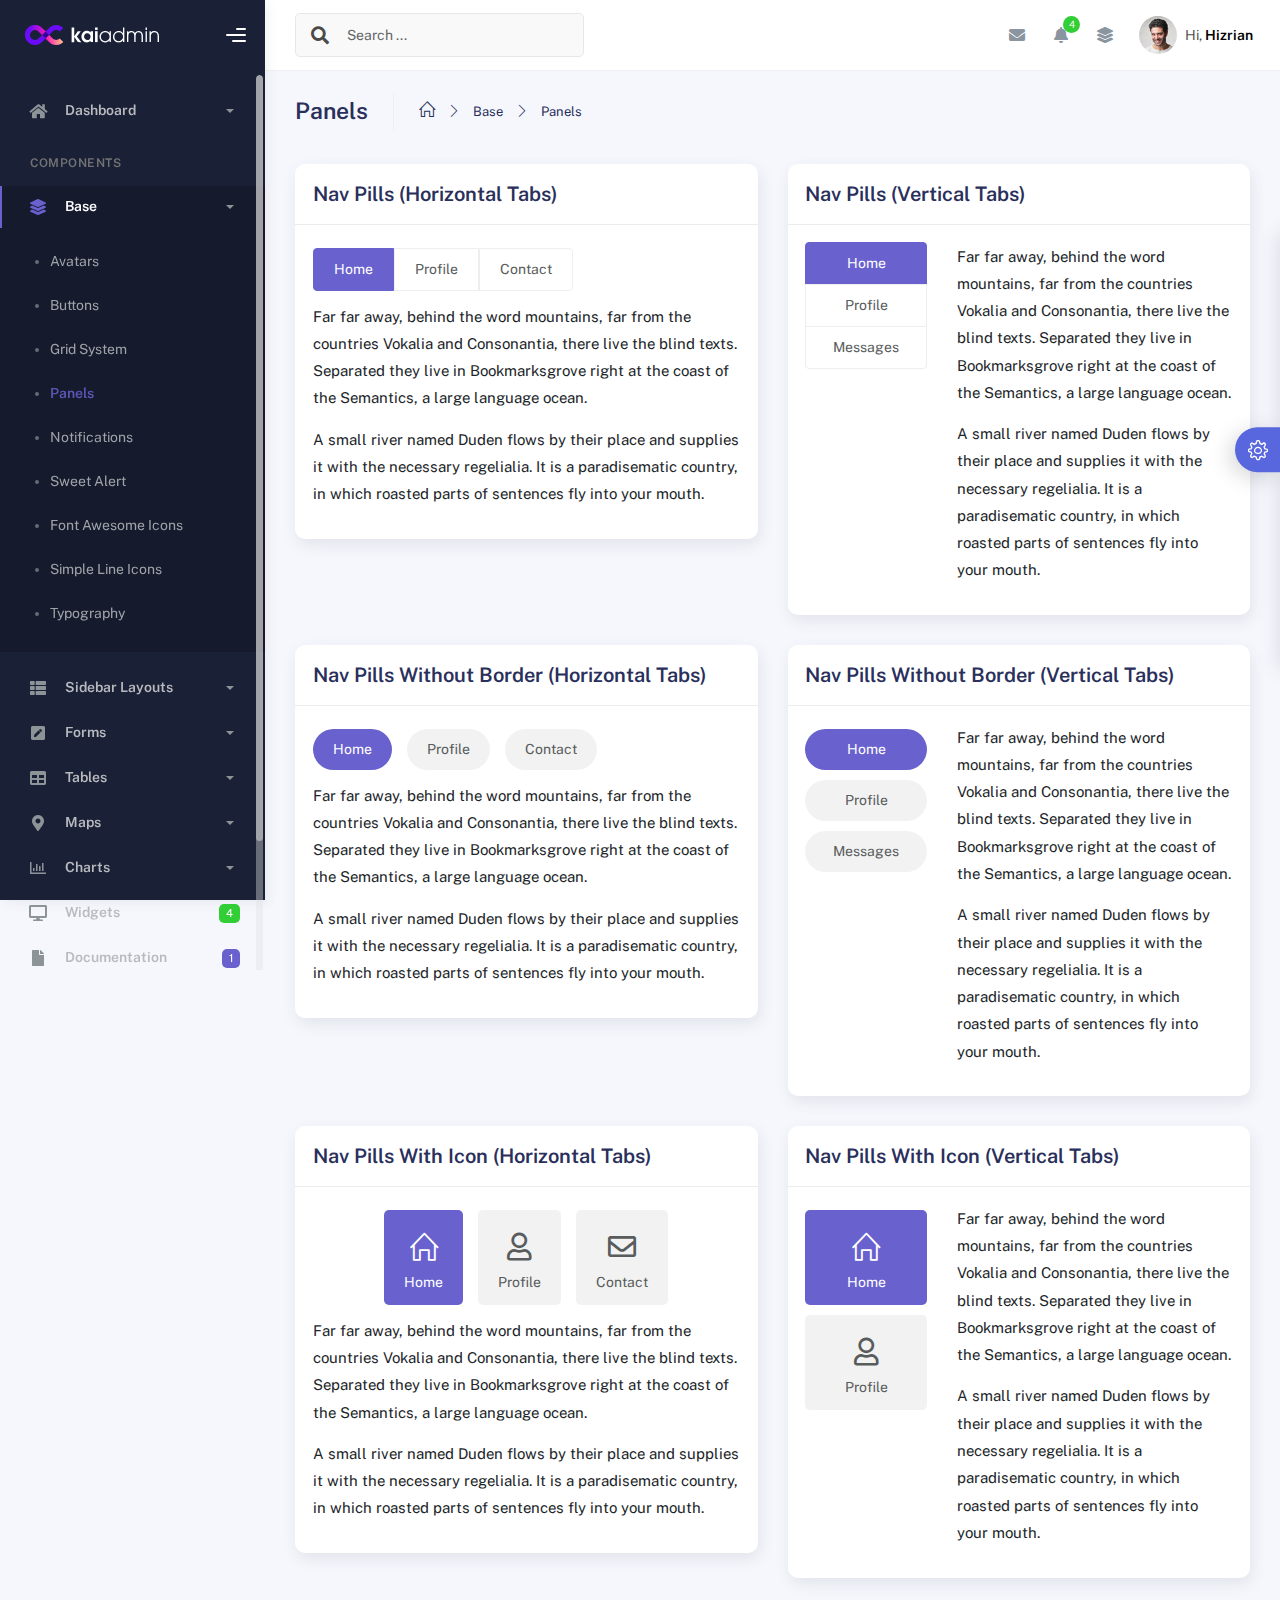
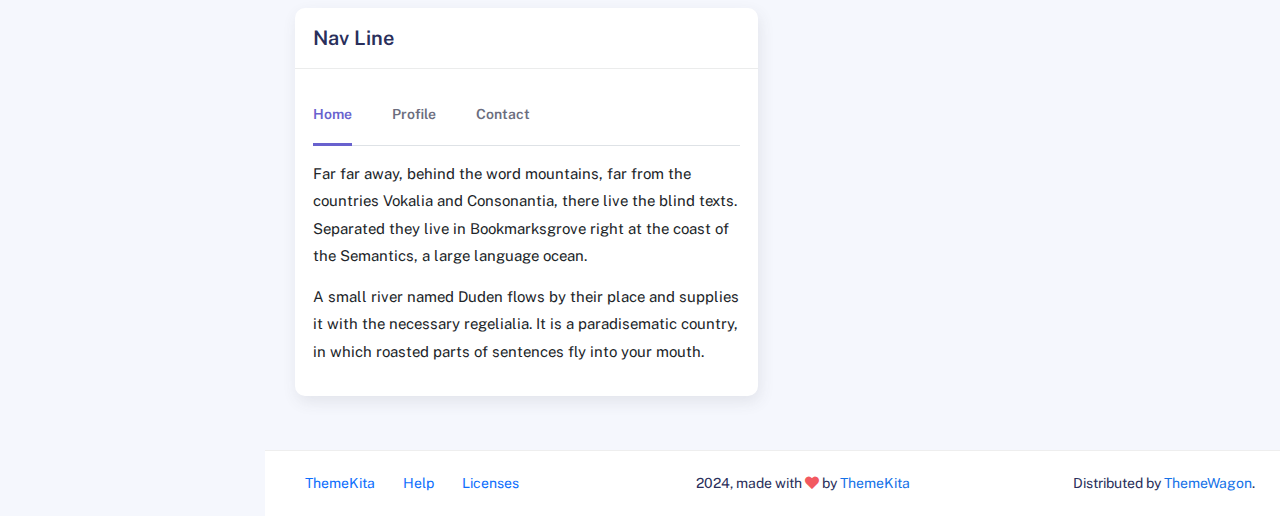
<file: BE/ET/wwwroot/admin/components/panels.html>
<!DOCTYPE html>
<html lang="en">
<head>
	<meta http-equiv="X-UA-Compatible" content="IE=edge" />
	<title>Panels - Kaiadmin Bootstrap 5 Admin Dashboard</title>
	<meta content='width=device-width, initial-scale=1.0, shrink-to-fit=no' name='viewport' />
	<link rel="icon" href="../assets/img/kaiadmin/favicon.ico" type="image/x-icon"/>

	<!-- Fonts and icons -->
	<script src="../assets/js/plugin/webfont/webfont.min.js"></script>
	<script>
		WebFont.load({
			google: {"families":["Public Sans:300,400,500,600,700"]},
			custom: {"families":["Font Awesome 5 Solid", "Font Awesome 5 Regular", "Font Awesome 5 Brands", "simple-line-icons"], urls: ['../assets/css/fonts.min.css']},
			active: function() {
				sessionStorage.fonts = true;
			}
		});
	</script>

	<!-- CSS Files -->
	<link rel="stylesheet" href="../assets/css/bootstrap.min.css">
	<link rel="stylesheet" href="../assets/css/plugins.min.css">
	<link rel="stylesheet" href="../assets/css/kaiadmin.min.css">

	<!-- CSS Just for demo purpose, don't include it in your project -->
	<link rel="stylesheet" href="../assets/css/demo.css">
</head>
<body>
	<div class="wrapper">
		<!-- Sidebar -->
		<div class="sidebar" data-background-color="dark">
			<div class="sidebar-logo">
				<!-- Logo Header -->
				<div class="logo-header" data-background-color="dark">

					<a href="../index.html" class="logo">
						<img src="../assets/img/kaiadmin/logo_light.svg" alt="navbar brand" class="navbar-brand" height="20">
					</a>
					<div class="nav-toggle">
						<button class="btn btn-toggle toggle-sidebar">
							<i class="gg-menu-right"></i>
						</button>
						<button class="btn btn-toggle sidenav-toggler">
							<i class="gg-menu-left"></i>
						</button>
					</div>
					<button class="topbar-toggler more">
						<i class="gg-more-vertical-alt"></i>
					</button>
				</div>
				<!-- End Logo Header -->	
			</div>	
			<div class="sidebar-wrapper scrollbar scrollbar-inner">
				<div class="sidebar-content">
					<ul class="nav nav-secondary">
						<li class="nav-item">
							<a data-bs-toggle="collapse" href="#dashboard" class="collapsed" aria-expanded="false">
								<i class="fas fa-home"></i>
								<p>Dashboard</p>
								<span class="caret"></span>
							</a>
							<div class="collapse" id="dashboard">
								<ul class="nav nav-collapse">
									<li>
										<a href="../../demo1/index.html">
											<span class="sub-item">Dashboard 1</span>
										</a>
									</li>
								</ul>
							</div>
						</li>
						<li class="nav-section">
							<span class="sidebar-mini-icon">
								<i class="fa fa-ellipsis-h"></i>
							</span>
							<h4 class="text-section">Components</h4>
						</li>
						<li class="nav-item active submenu">
							<a data-bs-toggle="collapse" href="#base">
								<i class="fas fa-layer-group"></i>
								<p>Base</p>
								<span class="caret"></span>
							</a>
							<div class="collapse show" id="base">
								<ul class="nav nav-collapse">
									<li>
										<a href="../components/avatars.html">
											<span class="sub-item">Avatars</span>
										</a>
									</li>
									<li>
										<a href="../components/buttons.html">
											<span class="sub-item">Buttons</span>
										</a>
									</li>
									<li>
										<a href="../components/gridsystem.html">
											<span class="sub-item">Grid System</span>
										</a>
									</li>
									<li class="active">
										<a href="../components/panels.html">
											<span class="sub-item">Panels</span>
										</a>
									</li>
									<li>
										<a href="../components/notifications.html">
											<span class="sub-item">Notifications</span>
										</a>
									</li>
									<li>
										<a href="../components/sweetalert.html">
											<span class="sub-item">Sweet Alert</span>
										</a>
									</li>
									<li>
										<a href="../components/font-awesome-icons.html">
											<span class="sub-item">Font Awesome Icons</span>
										</a>
									</li>
									<li>
										<a href="../components/simple-line-icons.html">
											<span class="sub-item">Simple Line Icons</span>
										</a>
									</li>
									<li>
										<a href="../components/typography.html">
											<span class="sub-item">Typography</span>
										</a>
									</li>
								</ul>
							</div>
						</li>
						<li class="nav-item">
							<a data-bs-toggle="collapse" href="#sidebarLayouts">
								<i class="fas fa-th-list"></i>
								<p>Sidebar Layouts</p>
								<span class="caret"></span>
							</a>
							<div class="collapse" id="sidebarLayouts">
								<ul class="nav nav-collapse">
									<li>
										<a href="../sidebar-style-2.html">
											<span class="sub-item">Sidebar Style 2</span>
										</a>
									</li>
									<li>
										<a href="../icon-menu.html">
											<span class="sub-item">Icon Menu</span>
										</a>
									</li>
								</ul>
							</div>
						</li>
						<li class="nav-item">
							<a data-bs-toggle="collapse" href="#forms">
								<i class="fas fa-pen-square"></i>
								<p>Forms</p>
								<span class="caret"></span>
							</a>
							<div class="collapse" id="forms">
								<ul class="nav nav-collapse">
									<li>
										<a href="../forms/forms.html">
											<span class="sub-item">Basic Form</span>
										</a>
									</li>
								</ul>
							</div>
						</li>
						<li class="nav-item">
							<a data-bs-toggle="collapse" href="#tables">
								<i class="fas fa-table"></i>
								<p>Tables</p>
								<span class="caret"></span>
							</a>
							<div class="collapse" id="tables">
								<ul class="nav nav-collapse">
									<li>
										<a href="../tables/tables.html">
											<span class="sub-item">Basic Table</span>
										</a>
									</li>
									<li>
										<a href="../tables/datatables.html">
											<span class="sub-item">Datatables</span>
										</a>
									</li>
								</ul>
							</div>
						</li>
						<li class="nav-item">
							<a data-bs-toggle="collapse" href="#maps">
								<i class="fas fa-map-marker-alt"></i>
								<p>Maps</p>
								<span class="caret"></span>
							</a>
							<div class="collapse" id="maps">
								<ul class="nav nav-collapse">
									<li>
										<a href="../maps/googlemaps.html">
											<span class="sub-item">Google Maps</span>
										</a>
									</li>
									<li>
										<a href="../maps/jsvectormap.html">
											<span class="sub-item">Jsvectormap</span>
										</a>
									</li>
								</ul>
							</div>
						</li>
						<li class="nav-item">
							<a data-bs-toggle="collapse" href="#charts">
								<i class="far fa-chart-bar"></i>
								<p>Charts</p>
								<span class="caret"></span>
							</a>
							<div class="collapse" id="charts">
								<ul class="nav nav-collapse">
									<li>
										<a href="../charts/charts.html">
											<span class="sub-item">Chart Js</span>
										</a>
									</li>
									<li>
										<a href="../charts/sparkline.html">
											<span class="sub-item">Sparkline</span>
										</a>
									</li>
								</ul>
							</div>
						</li>
						<li class="nav-item">
							<a href="../widgets.html">
								<i class="fas fa-desktop"></i>
								<p>Widgets</p>
								<span class="badge badge-success">4</span>
							</a>
						</li>
						<li class="nav-item">
							<a href="../../../documentation/index.html">
							  <i class="fas fa-file"></i>
							  <p>Documentation</p>
							  <span class="badge badge-secondary">1</span>
							</a>
						</li>
						<li class="nav-item">
							<a data-bs-toggle="collapse" href="#submenu">
								<i class="fas fa-bars"></i>
								<p>Menu Levels</p>
								<span class="caret"></span>
							</a>
							<div class="collapse" id="submenu">
								<ul class="nav nav-collapse">
									<li>
										<a data-bs-toggle="collapse" href="#subnav1">
											<span class="sub-item">Level 1</span>
											<span class="caret"></span>
										</a>
										<div class="collapse" id="subnav1">
											<ul class="nav nav-collapse subnav">
												<li>
													<a href="#">
														<span class="sub-item">Level 2</span>
													</a>
												</li>
												<li>
													<a href="#">
														<span class="sub-item">Level 2</span>
													</a>
												</li>
											</ul>
										</div>
									</li>
									<li>
										<a data-bs-toggle="collapse" href="#subnav2">
											<span class="sub-item">Level 1</span>
											<span class="caret"></span>
										</a>
										<div class="collapse" id="subnav2">
											<ul class="nav nav-collapse subnav">
												<li>
													<a href="#">
														<span class="sub-item">Level 2</span>
													</a>
												</li>
											</ul>
										</div>
									</li>
									<li>
										<a href="#">
											<span class="sub-item">Level 1</span>
										</a>
									</li>
								</ul>
							</div>
						</li>
					</ul>
				</div>
			</div>
		</div>
		<!-- End Sidebar -->

		<div class="main-panel">
			<div class="main-header">
				<div class="main-header-logo">
					<!-- Logo Header -->
					<div class="logo-header" data-background-color="dark">

						<a href="../index.html" class="logo">
							<img src="../assets/img/kaiadmin/logo_light.svg" alt="navbar brand" class="navbar-brand" height="20">
						</a>
						<div class="nav-toggle">
							<button class="btn btn-toggle toggle-sidebar">
								<i class="gg-menu-right"></i>
							</button>
							<button class="btn btn-toggle sidenav-toggler">
								<i class="gg-menu-left"></i>
							</button>
						</div>
						<button class="topbar-toggler more">
							<i class="gg-more-vertical-alt"></i>
						</button>

					</div>
					<!-- End Logo Header -->
				</div>
				<!-- Navbar Header -->
				<nav class="navbar navbar-header navbar-header-transparent navbar-expand-lg border-bottom">

					<div class="container-fluid">
						<nav class="navbar navbar-header-left navbar-expand-lg navbar-form nav-search p-0 d-none d-lg-flex">
							<div class="input-group">
								<div class="input-group-prepend">
									<button type="submit" class="btn btn-search pe-1">
										<i class="fa fa-search search-icon"></i>
									</button>
								</div>
								<input type="text" placeholder="Search ..." class="form-control">
							</div>
						</nav>

						<ul class="navbar-nav topbar-nav ms-md-auto align-items-center">
							<li class="nav-item topbar-icon dropdown hidden-caret d-flex d-lg-none">
								<a class="nav-link dropdown-toggle" data-bs-toggle="dropdown" href="#" role="button" aria-expanded="false" aria-haspopup="true">
									<i class="fa fa-search"></i>
								</a>
								<ul class="dropdown-menu dropdown-search animated fadeIn">
									<form class="navbar-left navbar-form nav-search">
										<div class="input-group">
											<input type="text" placeholder="Search ..." class="form-control">
										</div>
									</form>
								</ul>
							</li>
							<li class="nav-item topbar-icon dropdown hidden-caret">
								<a class="nav-link dropdown-toggle" href="#" id="messageDropdown" role="button" data-bs-toggle="dropdown" aria-haspopup="true" aria-expanded="false">
									<i class="fa fa-envelope"></i>
								</a>
								<ul class="dropdown-menu messages-notif-box animated fadeIn" aria-labelledby="messageDropdown">
									<li>
										<div class="dropdown-title d-flex justify-content-between align-items-center">
											Messages 									
											<a href="#" class="small">Mark all as read</a>
										</div>
									</li>
									<li>
										<div class="message-notif-scroll scrollbar-outer">
											<div class="notif-center">
												<a href="#">
													<div class="notif-img"> 
														<img src="../assets/img/jm_denis.jpg" alt="Img Profile">
													</div>
													<div class="notif-content">
														<span class="subject">Jimmy Denis</span>
														<span class="block">
															How are you ?
														</span>
														<span class="time">5 minutes ago</span> 
													</div>
												</a>
												<a href="#">
													<div class="notif-img"> 
														<img src="../assets/img/chadengle.jpg" alt="Img Profile">
													</div>
													<div class="notif-content">
														<span class="subject">Chad</span>
														<span class="block">
															Ok, Thanks !
														</span>
														<span class="time">12 minutes ago</span> 
													</div>
												</a>
												<a href="#">
													<div class="notif-img"> 
														<img src="../assets/img/mlane.jpg" alt="Img Profile">
													</div>
													<div class="notif-content">
														<span class="subject">Jhon Doe</span>
														<span class="block">
															Ready for the meeting today...
														</span>
														<span class="time">12 minutes ago</span> 
													</div>
												</a>
												<a href="#">
													<div class="notif-img"> 
														<img src="../assets/img/talha.jpg" alt="Img Profile">
													</div>
													<div class="notif-content">
														<span class="subject">Talha</span>
														<span class="block">
															Hi, Apa Kabar ?
														</span>
														<span class="time">17 minutes ago</span> 
													</div>
												</a>
											</div>
										</div>
									</li>
									<li>
										<a class="see-all" href="javascript:void(0);">See all messages<i class="fa fa-angle-right"></i> </a>
									</li>
								</ul>
							</li>
							<li class="nav-item topbar-icon dropdown hidden-caret">
								<a class="nav-link dropdown-toggle" href="#" id="notifDropdown" role="button" data-bs-toggle="dropdown" aria-haspopup="true" aria-expanded="false">
									<i class="fa fa-bell"></i>
									<span class="notification">4</span>
								</a>
								<ul class="dropdown-menu notif-box animated fadeIn" aria-labelledby="notifDropdown">
									<li>
										<div class="dropdown-title">You have 4 new notification</div>
									</li>
									<li>
										<div class="notif-scroll scrollbar-outer">
											<div class="notif-center">
												<a href="#">
													<div class="notif-icon notif-primary"> <i class="fa fa-user-plus"></i> </div>
													<div class="notif-content">
														<span class="block">
															New user registered
														</span>
														<span class="time">5 minutes ago</span> 
													</div>
												</a>
												<a href="#">
													<div class="notif-icon notif-success"> <i class="fa fa-comment"></i> </div>
													<div class="notif-content">
														<span class="block">
															Rahmad commented on Admin
														</span>
														<span class="time">12 minutes ago</span> 
													</div>
												</a>
												<a href="#">
													<div class="notif-img"> 
														<img src="../assets/img/profile2.jpg" alt="Img Profile">
													</div>
													<div class="notif-content">
														<span class="block">
															Reza send messages to you
														</span>
														<span class="time">12 minutes ago</span> 
													</div>
												</a>
												<a href="#">
													<div class="notif-icon notif-danger"> <i class="fa fa-heart"></i> </div>
													<div class="notif-content">
														<span class="block">
															Farrah liked Admin
														</span>
														<span class="time">17 minutes ago</span> 
													</div>
												</a>
											</div>
										</div>
									</li>
									<li>
										<a class="see-all" href="javascript:void(0);">See all notifications<i class="fa fa-angle-right"></i> </a>
									</li>
								</ul>
							</li>
							<li class="nav-item topbar-icon dropdown hidden-caret">
								<a class="nav-link" data-bs-toggle="dropdown" href="#" aria-expanded="false">
									<i class="fas fa-layer-group"></i>
								</a>
								<div class="dropdown-menu quick-actions animated fadeIn">
									<div class="quick-actions-header">
										<span class="title mb-1">Quick Actions</span>
										<span class="subtitle op-7">Shortcuts</span>
									</div>
									<div class="quick-actions-scroll scrollbar-outer">
										<div class="quick-actions-items">
											<div class="row m-0">
												<a class="col-6 col-md-4 p-0" href="#">
													<div class="quick-actions-item">
														<div class="avatar-item bg-danger rounded-circle">
															<i class="far fa-calendar-alt"></i>
														</div>
														<span class="text">Calendar</span>
													</div>
												</a>
												<a class="col-6 col-md-4 p-0" href="#">
													<div class="quick-actions-item">
														<div class="avatar-item bg-warning rounded-circle">
															<i class="fas fa-map"></i>
														</div>
														<span class="text">Maps</span>
													</div>
												</a>
												<a class="col-6 col-md-4 p-0" href="#">
													<div class="quick-actions-item">
														<div class="avatar-item bg-info rounded-circle">
															<i class="fas fa-file-excel"></i>
														</div>
														<span class="text">Reports</span>
													</div>
												</a>
												<a class="col-6 col-md-4 p-0" href="#">
													<div class="quick-actions-item">
														<div class="avatar-item bg-success rounded-circle">
															<i class="fas fa-envelope"></i>
														</div>
														<span class="text">Emails</span>
													</div>
												</a>
												<a class="col-6 col-md-4 p-0" href="#">
													<div class="quick-actions-item">
														<div class="avatar-item bg-primary rounded-circle">
															<i class="fas fa-file-invoice-dollar"></i>
														</div>
														<span class="text">Invoice</span>
													</div>
												</a>
												<a class="col-6 col-md-4 p-0" href="#">
													<div class="quick-actions-item">
														<div class="avatar-item bg-secondary rounded-circle">
															<i class="fas fa-credit-card"></i>
														</div>
														<span class="text">Payments</span>
													</div>
												</a>
											</div>
										</div>
									</div>
								</div>
							</li>
							
							<li class="nav-item topbar-user dropdown hidden-caret">
								<a class="dropdown-toggle profile-pic" data-bs-toggle="dropdown" href="#" aria-expanded="false">
									<div class="avatar-sm">
										<img src="../assets/img/profile.jpg" alt="..." class="avatar-img rounded-circle">
									</div>
									<span class="profile-username">
										<span class="op-7">Hi,</span> <span class="fw-bold">Hizrian</span>
									</span>
								</a>
								<ul class="dropdown-menu dropdown-user animated fadeIn">
									<div class="dropdown-user-scroll scrollbar-outer">
										<li>
											<div class="user-box">
												<div class="avatar-lg"><img src="../assets/img/profile.jpg" alt="image profile" class="avatar-img rounded"></div>
												<div class="u-text">
													<h4>Hizrian</h4>
													<p class="text-muted">hello@example.com</p><a href="profile.html" class="btn btn-xs btn-secondary btn-sm">View Profile</a>
												</div>
											</div>
										</li>
										<li>
											<div class="dropdown-divider"></div>
											<a class="dropdown-item" href="#">My Profile</a>
											<a class="dropdown-item" href="#">My Balance</a>
											<a class="dropdown-item" href="#">Inbox</a>
											<div class="dropdown-divider"></div>
											<a class="dropdown-item" href="#">Account Setting</a>
											<div class="dropdown-divider"></div>
											<a class="dropdown-item" href="#">Logout</a>
										</li>
									</div>
								</ul>
							</li>
						</ul>
					</div>
				</nav>
				<!-- End Navbar -->
			</div>
			
			<div class="container">
				<div class="page-inner">
					<div class="page-header">
						<h3 class="fw-bold mb-3">Panels</h3>
						<ul class="breadcrumbs mb-3">
							<li class="nav-home">
								<a href="#">
									<i class="icon-home"></i>
								</a>
							</li>
							<li class="separator">
								<i class="icon-arrow-right"></i>
							</li>
							<li class="nav-item">
								<a href="#">Base</a>
							</li>
							<li class="separator">
								<i class="icon-arrow-right"></i>
							</li>
							<li class="nav-item">
								<a href="#">Panels</a>
							</li>
						</ul>
					</div>
					<div class="row">
						<div class="col-md-6">
							<div class="card">
								<div class="card-header">
									<h4 class="card-title">Nav Pills (Horizontal Tabs)</h4>
								</div>
								<div class="card-body">
									<ul class="nav nav-pills nav-secondary" id="pills-tab" role="tablist">
										<li class="nav-item">
											<a class="nav-link active" id="pills-home-tab" data-bs-toggle="pill" href="#pills-home" role="tab" aria-controls="pills-home" aria-selected="true">Home</a>
										</li>
										<li class="nav-item">
											<a class="nav-link" id="pills-profile-tab" data-bs-toggle="pill" href="#pills-profile" role="tab" aria-controls="pills-profile" aria-selected="false">Profile</a>
										</li>
										<li class="nav-item">
											<a class="nav-link" id="pills-contact-tab" data-bs-toggle="pill" href="#pills-contact" role="tab" aria-controls="pills-contact" aria-selected="false">Contact</a>
										</li>
									</ul>
									<div class="tab-content mt-2 mb-3" id="pills-tabContent">
										<div class="tab-pane fade show active" id="pills-home" role="tabpanel" aria-labelledby="pills-home-tab">
											<p>Far far away, behind the word mountains, far from the countries Vokalia and Consonantia, there live the blind texts. Separated they live in Bookmarksgrove right at the coast of the Semantics, a large language ocean.</p>

											<p>A small river named Duden flows by their place and supplies it with the necessary regelialia. It is a paradisematic country, in which roasted parts of sentences fly into your mouth.</p>
										</div>
										<div class="tab-pane fade" id="pills-profile" role="tabpanel" aria-labelledby="pills-profile-tab">
											<p>Even the all-powerful Pointing has no control about the blind texts it is an almost unorthographic life One day however a small line of blind text by the name of Lorem Ipsum decided to leave for the far World of Grammar.</p>
											<p>The Big Oxmox advised her not to do so, because there were thousands of bad Commas, wild Question Marks and devious Semikoli, but the Little Blind Text didn’t listen. She packed her seven versalia, put her initial into the belt and made herself on the way.
											</p>
										</div>
										<div class="tab-pane fade" id="pills-contact" role="tabpanel" aria-labelledby="pills-contact-tab">
											<p>Pityful a rethoric question ran over her cheek, then she continued her way. On her way she met a copy. The copy warned the Little Blind Text, that where it came from it would have been rewritten a thousand times and everything that was left from its origin would be the word "and" and the Little Blind Text should turn around and return to its own, safe country.</p>

											<p> But nothing the copy said could convince her and so it didn’t take long until a few insidious Copy Writers ambushed her, made her drunk with Longe and Parole and dragged her into their agency, where they abused her for their</p>
										</div>
									</div>
								</div>
							</div>
						</div>
						<div class="col-md-6">
							<div class="card">
								<div class="card-header">
									<h4 class="card-title">Nav Pills (Vertical Tabs)</h4>
								</div>
								<div class="card-body">
									<div class="row">
										<div class="col-5 col-md-4">
											<div class="nav flex-column nav-pills nav-secondary" id="v-pills-tab" role="tablist" aria-orientation="vertical">
												<a class="nav-link active" id="v-pills-home-tab" data-bs-toggle="pill" href="#v-pills-home" role="tab" aria-controls="v-pills-home" aria-selected="true">Home</a>
												<a class="nav-link" id="v-pills-profile-tab" data-bs-toggle="pill" href="#v-pills-profile" role="tab" aria-controls="v-pills-profile" aria-selected="false">Profile</a>
												<a class="nav-link" id="v-pills-messages-tab" data-bs-toggle="pill" href="#v-pills-messages" role="tab" aria-controls="v-pills-messages" aria-selected="false">Messages</a>
											</div>
										</div>
										<div class="col-7 col-md-8">
											<div class="tab-content" id="v-pills-tabContent">
												<div class="tab-pane fade show active" id="v-pills-home" role="tabpanel" aria-labelledby="v-pills-home-tab">
													<p>Far far away, behind the word mountains, far from the countries Vokalia and Consonantia, there live the blind texts. Separated they live in Bookmarksgrove right at the coast of the Semantics, a large language ocean.</p>

													<p>A small river named Duden flows by their place and supplies it with the necessary regelialia. It is a paradisematic country, in which roasted parts of sentences fly into your mouth.</p>
												</div>
												<div class="tab-pane fade" id="v-pills-profile" role="tabpanel" aria-labelledby="v-pills-profile-tab">
													<p>Even the all-powerful Pointing has no control about the blind texts it is an almost unorthographic life One day however a small line of blind text by the name of Lorem Ipsum decided to leave for the far World of Grammar.</p>
													<p>The Big Oxmox advised her not to do so, because there were thousands of bad Commas, wild Question Marks and devious Semikoli, but the Little Blind Text didn’t listen. She packed her seven versalia, put her initial into the belt and made herself on the way.
													</p>
												</div>
												<div class="tab-pane fade" id="v-pills-messages" role="tabpanel" aria-labelledby="v-pills-messages-tab">
													<p>Pityful a rethoric question ran over her cheek, then she continued her way. On her way she met a copy. The copy warned the Little Blind Text, that where it came from it would have been rewritten a thousand times and everything that was left from its origin would be the word "and" and the Little Blind Text should turn around and return to its own, safe country.</p>

													<p> But nothing the copy said could convince her and so it didn’t take long until a few insidious Copy Writers ambushed her, made her drunk with Longe and Parole and dragged her into their agency, where they abused her for their</p>
												</div>
											</div>
										</div>
									</div>
								</div>
							</div>
						</div>
						<div class="col-md-6">
							<div class="card">
								<div class="card-header">
									<h4 class="card-title">Nav Pills Without Border (Horizontal Tabs)</h4>
								</div>
								<div class="card-body">
									<ul class="nav nav-pills nav-secondary nav-pills-no-bd" id="pills-tab-without-border" role="tablist">
										<li class="nav-item">
											<a class="nav-link active" id="pills-home-tab-nobd" data-bs-toggle="pill" href="#pills-home-nobd" role="tab" aria-controls="pills-home-nobd" aria-selected="true">Home</a>
										</li>
										<li class="nav-item">
											<a class="nav-link" id="pills-profile-tab-nobd" data-bs-toggle="pill" href="#pills-profile-nobd" role="tab" aria-controls="pills-profile-nobd" aria-selected="false">Profile</a>
										</li>
										<li class="nav-item">
											<a class="nav-link" id="pills-contact-tab-nobd" data-bs-toggle="pill" href="#pills-contact-nobd" role="tab" aria-controls="pills-contact-nobd" aria-selected="false">Contact</a>
										</li>
									</ul>
									<div class="tab-content mt-2 mb-3" id="pills-without-border-tabContent">
										<div class="tab-pane fade show active" id="pills-home-nobd" role="tabpanel" aria-labelledby="pills-home-tab-nobd">
											<p>Far far away, behind the word mountains, far from the countries Vokalia and Consonantia, there live the blind texts. Separated they live in Bookmarksgrove right at the coast of the Semantics, a large language ocean.</p>

											<p>A small river named Duden flows by their place and supplies it with the necessary regelialia. It is a paradisematic country, in which roasted parts of sentences fly into your mouth.</p>
										</div>
										<div class="tab-pane fade" id="pills-profile-nobd" role="tabpanel" aria-labelledby="pills-profile-tab-nobd">
											<p>Even the all-powerful Pointing has no control about the blind texts it is an almost unorthographic life One day however a small line of blind text by the name of Lorem Ipsum decided to leave for the far World of Grammar.</p>
											<p>The Big Oxmox advised her not to do so, because there were thousands of bad Commas, wild Question Marks and devious Semikoli, but the Little Blind Text didn’t listen. She packed her seven versalia, put her initial into the belt and made herself on the way.
											</p>
										</div>
										<div class="tab-pane fade" id="pills-contact-nobd" role="tabpanel" aria-labelledby="pills-contact-tab-nobd">
											<p>Pityful a rethoric question ran over her cheek, then she continued her way. On her way she met a copy. The copy warned the Little Blind Text, that where it came from it would have been rewritten a thousand times and everything that was left from its origin would be the word "and" and the Little Blind Text should turn around and return to its own, safe country.</p>

											<p> But nothing the copy said could convince her and so it didn’t take long until a few insidious Copy Writers ambushed her, made her drunk with Longe and Parole and dragged her into their agency, where they abused her for their</p>
										</div>
									</div>
								</div>
							</div>
						</div>
						<div class="col-md-6">
							<div class="card">
								<div class="card-header">
									<h4 class="card-title">Nav Pills Without Border (Vertical Tabs)</h4>
								</div>
								<div class="card-body">
									<div class="row">
										<div class="col-5 col-md-4">
											<div class="nav flex-column nav-pills nav-secondary nav-pills-no-bd" id="v-pills-tab-without-border" role="tablist" aria-orientation="vertical">
												<a class="nav-link active" id="v-pills-home-tab-nobd" data-bs-toggle="pill" href="#v-pills-home-nobd" role="tab" aria-controls="v-pills-home-nobd" aria-selected="true">Home</a>
												<a class="nav-link" id="v-pills-profile-tab-nobd" data-bs-toggle="pill" href="#v-pills-profile-nobd" role="tab" aria-controls="v-pills-profile-nobd" aria-selected="false">Profile</a>
												<a class="nav-link" id="v-pills-messages-tab-nobd" data-bs-toggle="pill" href="#v-pills-messages-nobd" role="tab" aria-controls="v-pills-messages-nobd" aria-selected="false">Messages</a>
											</div>
										</div>
										<div class="col-7 col-md-8">
											<div class="tab-content" id="v-pills-without-border-tabContent">
												<div class="tab-pane fade show active" id="v-pills-home-nobd" role="tabpanel" aria-labelledby="v-pills-home-tab-nobd">
													<p>Far far away, behind the word mountains, far from the countries Vokalia and Consonantia, there live the blind texts. Separated they live in Bookmarksgrove right at the coast of the Semantics, a large language ocean.</p>

													<p>A small river named Duden flows by their place and supplies it with the necessary regelialia. It is a paradisematic country, in which roasted parts of sentences fly into your mouth.</p>
												</div>
												<div class="tab-pane fade" id="v-pills-profile-nobd" role="tabpanel" aria-labelledby="v-pills-profile-tab-nobd">
													<p>Even the all-powerful Pointing has no control about the blind texts it is an almost unorthographic life One day however a small line of blind text by the name of Lorem Ipsum decided to leave for the far World of Grammar.</p>
													<p>The Big Oxmox advised her not to do so, because there were thousands of bad Commas, wild Question Marks and devious Semikoli, but the Little Blind Text didn’t listen. She packed her seven versalia, put her initial into the belt and made herself on the way.
													</p>
												</div>
												<div class="tab-pane fade" id="v-pills-messages-nobd" role="tabpanel" aria-labelledby="v-pills-messages-tab-nobd">
													<p>Pityful a rethoric question ran over her cheek, then she continued her way. On her way she met a copy. The copy warned the Little Blind Text, that where it came from it would have been rewritten a thousand times and everything that was left from its origin would be the word "and" and the Little Blind Text should turn around and return to its own, safe country.</p>

													<p> But nothing the copy said could convince her and so it didn’t take long until a few insidious Copy Writers ambushed her, made her drunk with Longe and Parole and dragged her into their agency, where they abused her for their</p>
												</div>
											</div>
										</div>
									</div>
								</div>
							</div>
						</div>
						<div class="col-md-6">
							<div class="card">
								<div class="card-header">
									<h4 class="card-title">Nav Pills With Icon (Horizontal Tabs)</h4>
								</div>
								<div class="card-body">
									<ul class="nav nav-pills nav-secondary  nav-pills-no-bd nav-pills-icons justify-content-center" id="pills-tab-with-icon" role="tablist">
										<li class="nav-item">
											<a class="nav-link active" id="pills-home-tab-icon" data-bs-toggle="pill" href="#pills-home-icon" role="tab" aria-controls="pills-home-icon" aria-selected="true">
												<i class="icon-home"></i>
												Home
											</a>
										</li>
										<li class="nav-item">
											<a class="nav-link" id="pills-profile-tab-icon" data-bs-toggle="pill" href="#pills-profile-icon" role="tab" aria-controls="pills-profile-icon" aria-selected="false">
												<i class="far fa-user"></i>
												Profile
											</a>
										</li>
										<li class="nav-item">
											<a class="nav-link" id="pills-contact-tab-icon" data-bs-toggle="pill" href="#pills-contact-icon" role="tab" aria-controls="pills-contact-icon" aria-selected="false">
												<i class="far fa-envelope"></i>
												Contact
											</a>
										</li>
									</ul>
									<div class="tab-content mt-2 mb-3" id="pills-with-icon-tabContent">
										<div class="tab-pane fade show active" id="pills-home-icon" role="tabpanel" aria-labelledby="pills-home-tab-icon">
											<p>Far far away, behind the word mountains, far from the countries Vokalia and Consonantia, there live the blind texts. Separated they live in Bookmarksgrove right at the coast of the Semantics, a large language ocean.</p>

											<p>A small river named Duden flows by their place and supplies it with the necessary regelialia. It is a paradisematic country, in which roasted parts of sentences fly into your mouth.</p>
										</div>
										<div class="tab-pane fade" id="pills-profile-icon" role="tabpanel" aria-labelledby="pills-profile-tab-icon">
											<p>Even the all-powerful Pointing has no control about the blind texts it is an almost unorthographic life One day however a small line of blind text by the name of Lorem Ipsum decided to leave for the far World of Grammar.</p>
											<p>The Big Oxmox advised her not to do so, because there were thousands of bad Commas, wild Question Marks and devious Semikoli, but the Little Blind Text didn’t listen. She packed her seven versalia, put her initial into the belt and made herself on the way.
											</p>
										</div>
										<div class="tab-pane fade" id="pills-contact-icon" role="tabpanel" aria-labelledby="pills-contact-tab-icon">
											<p>Pityful a rethoric question ran over her cheek, then she continued her way. On her way she met a copy. The copy warned the Little Blind Text, that where it came from it would have been rewritten a thousand times and everything that was left from its origin would be the word "and" and the Little Blind Text should turn around and return to its own, safe country.</p>

											<p> But nothing the copy said could convince her and so it didn’t take long until a few insidious Copy Writers ambushed her, made her drunk with Longe and Parole and dragged her into their agency, where they abused her for their</p>
										</div>
									</div>
								</div>
							</div>
						</div>
						<div class="col-md-6">
							<div class="card">
								<div class="card-header">
									<h4 class="card-title">Nav Pills With Icon (Vertical Tabs)</h4>
								</div>
								<div class="card-body">
									<div class="row">
										<div class="col-5 col-md-4">
											<div class="nav flex-column nav-pills nav-secondary nav-pills-no-bd nav-pills-icons" id="v-pills-tab-with-icon" role="tablist" aria-orientation="vertical">
												<a class="nav-link active" id="v-pills-home-tab-icons" data-bs-toggle="pill" href="#v-pills-home-icons" role="tab" aria-controls="v-pills-home-icons" aria-selected="true">
													<i class="icon-home"></i>
													Home
												</a>
												<a class="nav-link" id="v-pills-profile-tab-icons" data-bs-toggle="pill" href="#v-pills-profile-icons" role="tab" aria-controls="v-pills-profile-icons" aria-selected="false">
													<i class="far fa-user"></i>
													Profile
												</a>
											</div>
										</div>
										<div class="col-7 col-md-8">
											<div class="tab-content" id="v-pills-with-icon-tabContent">
												<div class="tab-pane fade show active" id="v-pills-home-icons" role="tabpanel" aria-labelledby="v-pills-home-tab-icons">
													<p>Far far away, behind the word mountains, far from the countries Vokalia and Consonantia, there live the blind texts. Separated they live in Bookmarksgrove right at the coast of the Semantics, a large language ocean.</p>

													<p>A small river named Duden flows by their place and supplies it with the necessary regelialia. It is a paradisematic country, in which roasted parts of sentences fly into your mouth.</p>
												</div>
												<div class="tab-pane fade" id="v-pills-profile-icons" role="tabpanel" aria-labelledby="v-pills-profile-tab-icons">
													<p>Even the all-powerful Pointing has no control about the blind texts it is an almost unorthographic life One day however a small line of blind text by the name of Lorem Ipsum decided to leave for the far World of Grammar.</p>
													<p>The Big Oxmox advised her not to do so, because there were thousands of bad Commas, wild Question Marks and devious Semikoli, but the Little Blind Text didn’t listen. She packed her seven versalia, put her initial into the belt and made herself on the way.
													</p>
												</div>
											</div>
										</div>
									</div>
								</div>
							</div>
						</div>
						<div class="col-md-6">
							<div class="card">
								<div class="card-header">
									<h4 class="card-title">Nav Line</h4>
								</div>
								<div class="card-body">
									<ul class="nav nav-tabs nav-line nav-color-secondary" id="line-tab" role="tablist">
										<li class="nav-item">
											<a class="nav-link active" id="line-home-tab" data-bs-toggle="pill" href="#line-home" role="tab" aria-controls="pills-home" aria-selected="true">Home</a>
										</li>
										<li class="nav-item">
											<a class="nav-link" id="line-profile-tab" data-bs-toggle="pill" href="#line-profile" role="tab" aria-controls="pills-profile" aria-selected="false">Profile</a>
										</li>
										<li class="nav-item">
											<a class="nav-link" id="line-contact-tab" data-bs-toggle="pill" href="#line-contact" role="tab" aria-controls="pills-contact" aria-selected="false">Contact</a>
										</li>
									</ul>
									<div class="tab-content mt-3 mb-3" id="line-tabContent">
										<div class="tab-pane fade show active" id="line-home" role="tabpanel" aria-labelledby="line-home-tab">
											<p>Far far away, behind the word mountains, far from the countries Vokalia and Consonantia, there live the blind texts. Separated they live in Bookmarksgrove right at the coast of the Semantics, a large language ocean.</p>

											<p>A small river named Duden flows by their place and supplies it with the necessary regelialia. It is a paradisematic country, in which roasted parts of sentences fly into your mouth.</p>
										</div>
										<div class="tab-pane fade" id="line-profile" role="tabpanel" aria-labelledby="line-profile-tab">
											<p>Even the all-powerful Pointing has no control about the blind texts it is an almost unorthographic life One day however a small line of blind text by the name of Lorem Ipsum decided to leave for the far World of Grammar.</p>
											<p>The Big Oxmox advised her not to do so, because there were thousands of bad Commas, wild Question Marks and devious Semikoli, but the Little Blind Text didnâ€™t listen. She packed her seven versalia, put her initial into the belt and made herself on the way.
											</p>
										</div>
										<div class="tab-pane fade" id="line-contact" role="tabpanel" aria-labelledby="line-contact-tab">
											<p>Pityful a rethoric question ran over her cheek, then she continued her way. On her way she met a copy. The copy warned the Little Blind Text, that where it came from it would have been rewritten a thousand times and everything that was left from its origin would be the word "and" and the Little Blind Text should turn around and return to its own, safe country.</p>

											<p> But nothing the copy said could convince her and so it didnâ€™t take long until a few insidious Copy Writers ambushed her, made her drunk with Longe and Parole and dragged her into their agency, where they abused her for their</p>
										</div>
									</div>
								</div>
							</div>
						</div>
					</div>
				</div>
			</div>			
			<footer class="footer">
				<div class="container-fluid d-flex justify-content-between">
					<nav class="pull-left">
						<ul class="nav">
							<li class="nav-item">
								<a class="nav-link" href="http://www.themekita.com">
									ThemeKita
								</a>
							</li>
							<li class="nav-item">
								<a class="nav-link" href="#"> Help </a>
							</li>
							<li class="nav-item">
								<a class="nav-link" href="#"> Licenses </a>
							</li>
						</ul>
					</nav>
					<div class="copyright">
						2024, made with <i class="fa fa-heart heart text-danger"></i> by
						<a href="http://www.themekita.com">ThemeKita</a>
					</div>
					<div>
						Distributed by
						<a target="_blank" href="https://themewagon.com/">ThemeWagon</a>.
					</div>
				</div>
			</footer>
		</div>
		
		<!-- Custom template | don't include it in your project! -->
		<div class="custom-template">
			<div class="title">Settings</div>
			<div class="custom-content">
				<div class="switcher">
					<div class="switch-block">
						<h4>Logo Header</h4>
						<div class="btnSwitch">
							<button type="button" class=" selected changeLogoHeaderColor" data-color="dark"></button>
							<button type="button" class="selected changeLogoHeaderColor" data-color="blue"></button>
							<button type="button" class="changeLogoHeaderColor" data-color="purple"></button>
							<button type="button" class="changeLogoHeaderColor" data-color="light-blue"></button>
							<button type="button" class="changeLogoHeaderColor" data-color="green"></button>
							<button type="button" class="changeLogoHeaderColor" data-color="orange"></button>
							<button type="button" class="changeLogoHeaderColor" data-color="red"></button>
							<button type="button" class="changeLogoHeaderColor" data-color="white"></button>
							<br/>
							<button type="button" class="changeLogoHeaderColor" data-color="dark2"></button>
							<button type="button" class="changeLogoHeaderColor" data-color="blue2"></button>
							<button type="button" class="changeLogoHeaderColor" data-color="purple2"></button>
							<button type="button" class="changeLogoHeaderColor" data-color="light-blue2"></button>
							<button type="button" class="changeLogoHeaderColor" data-color="green2"></button>
							<button type="button" class="changeLogoHeaderColor" data-color="orange2"></button>
							<button type="button" class="changeLogoHeaderColor" data-color="red2"></button>
						</div>
					</div>
					<div class="switch-block">
						<h4>Navbar Header</h4>
						<div class="btnSwitch">
							<button type="button" class="changeTopBarColor" data-color="dark"></button>
							<button type="button" class="changeTopBarColor" data-color="blue"></button>
							<button type="button" class="changeTopBarColor" data-color="purple"></button>
							<button type="button" class="changeTopBarColor" data-color="light-blue"></button>
							<button type="button" class="changeTopBarColor" data-color="green"></button>
							<button type="button" class="changeTopBarColor" data-color="orange"></button>
							<button type="button" class="changeTopBarColor" data-color="red"></button>
							<button type="button" class="changeTopBarColor" data-color="white"></button>
							<br/>
							<button type="button" class="changeTopBarColor" data-color="dark2"></button>
							<button type="button" class="selected changeTopBarColor" data-color="blue2"></button>
							<button type="button" class="changeTopBarColor" data-color="purple2"></button>
							<button type="button" class="changeTopBarColor" data-color="light-blue2"></button>
							<button type="button" class="changeTopBarColor" data-color="green2"></button>
							<button type="button" class="changeTopBarColor" data-color="orange2"></button>
							<button type="button" class="changeTopBarColor" data-color="red2"></button>
						</div>
					</div>
					<div class="switch-block">
						<h4>Sidebar</h4>
						<div class="btnSwitch">
							<button type="button" class="selected changeSideBarColor" data-color="white"></button>
							<button type="button" class="changeSideBarColor" data-color="dark"></button>
							<button type="button" class="changeSideBarColor" data-color="dark2"></button>
						</div>
					</div>
				</div>
			</div>
			<div class="custom-toggle">
				<i class="icon-settings"></i>
			</div>
		</div>
		<!-- End Custom template -->
	</div>
	<!--   Core JS Files   -->
	<script src="../assets/js/core/jquery-3.7.1.min.js"></script>
	<script src="../assets/js/core/popper.min.js"></script>
	<script src="../assets/js/core/bootstrap.min.js"></script>
	
	<!-- jQuery Scrollbar -->
	<script src="../assets/js/plugin/jquery-scrollbar/jquery.scrollbar.min.js"></script>
	<!-- Moment JS -->
	<script src="../assets/js/plugin/moment/moment.min.js"></script>

	<!-- Chart JS -->
	<script src="../assets/js/plugin/chart.js/chart.min.js"></script>

	<!-- jQuery Sparkline -->
	<script src="../assets/js/plugin/jquery.sparkline/jquery.sparkline.min.js"></script>

	<!-- Chart Circle -->
	<script src="../assets/js/plugin/chart-circle/circles.min.js"></script>

	<!-- Datatables -->
	<script src="../assets/js/plugin/datatables/datatables.min.js"></script>

	<!-- Bootstrap Notify -->
	<script src="../assets/js/plugin/bootstrap-notify/bootstrap-notify.min.js"></script>

	<!-- jQuery Vector Maps -->
	<script src="../assets/js/plugin/jsvectormap/jsvectormap.min.js"></script>
	<script src="../assets/js/plugin/jsvectormap/world.js"></script>

	<!-- Sweet Alert -->
	<script src="../assets/js/plugin/sweetalert/sweetalert.min.js"></script>

	<!-- Kaiadmin JS -->
	<script src="../assets/js/kaiadmin.min.js"></script>

	<!-- Kaiadmin DEMO methods, don't include it in your project! -->
	<script src="../assets/js/setting-demo2.js"></script>
</body>
</html>
</file>
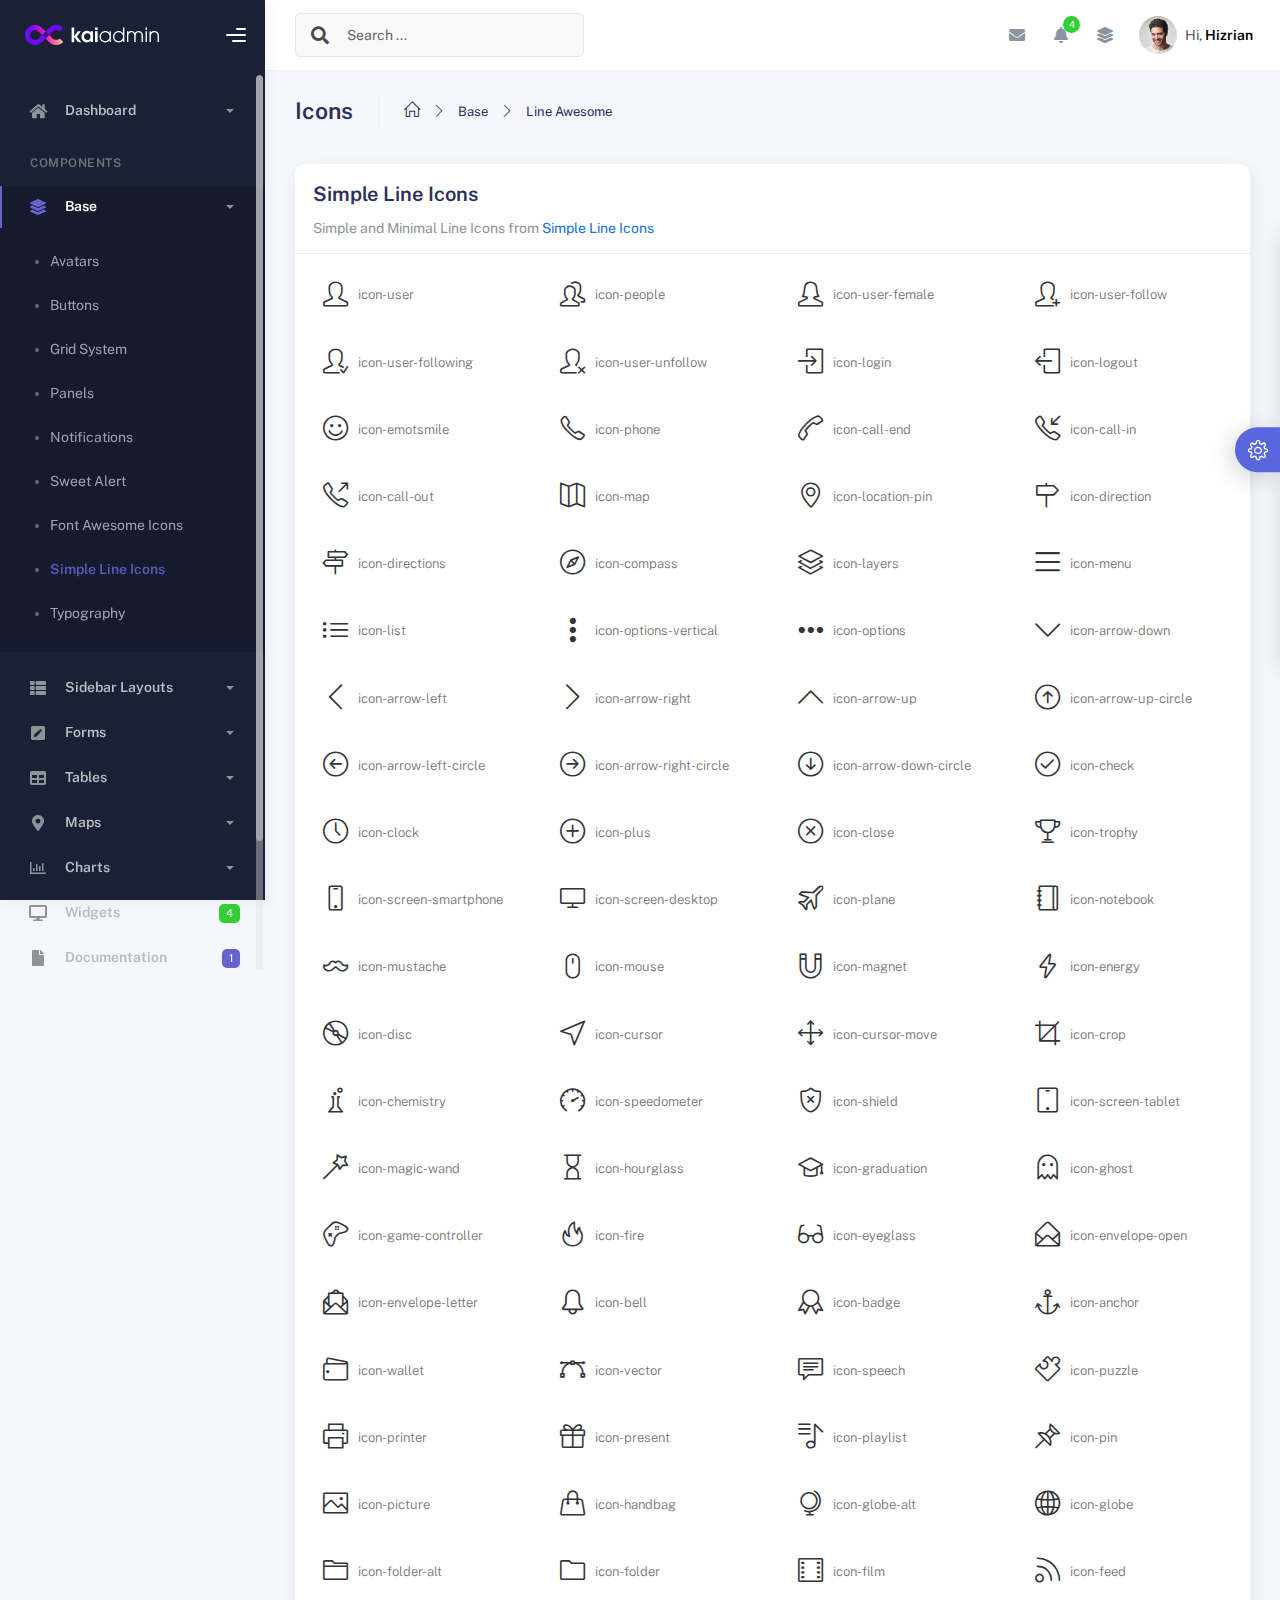
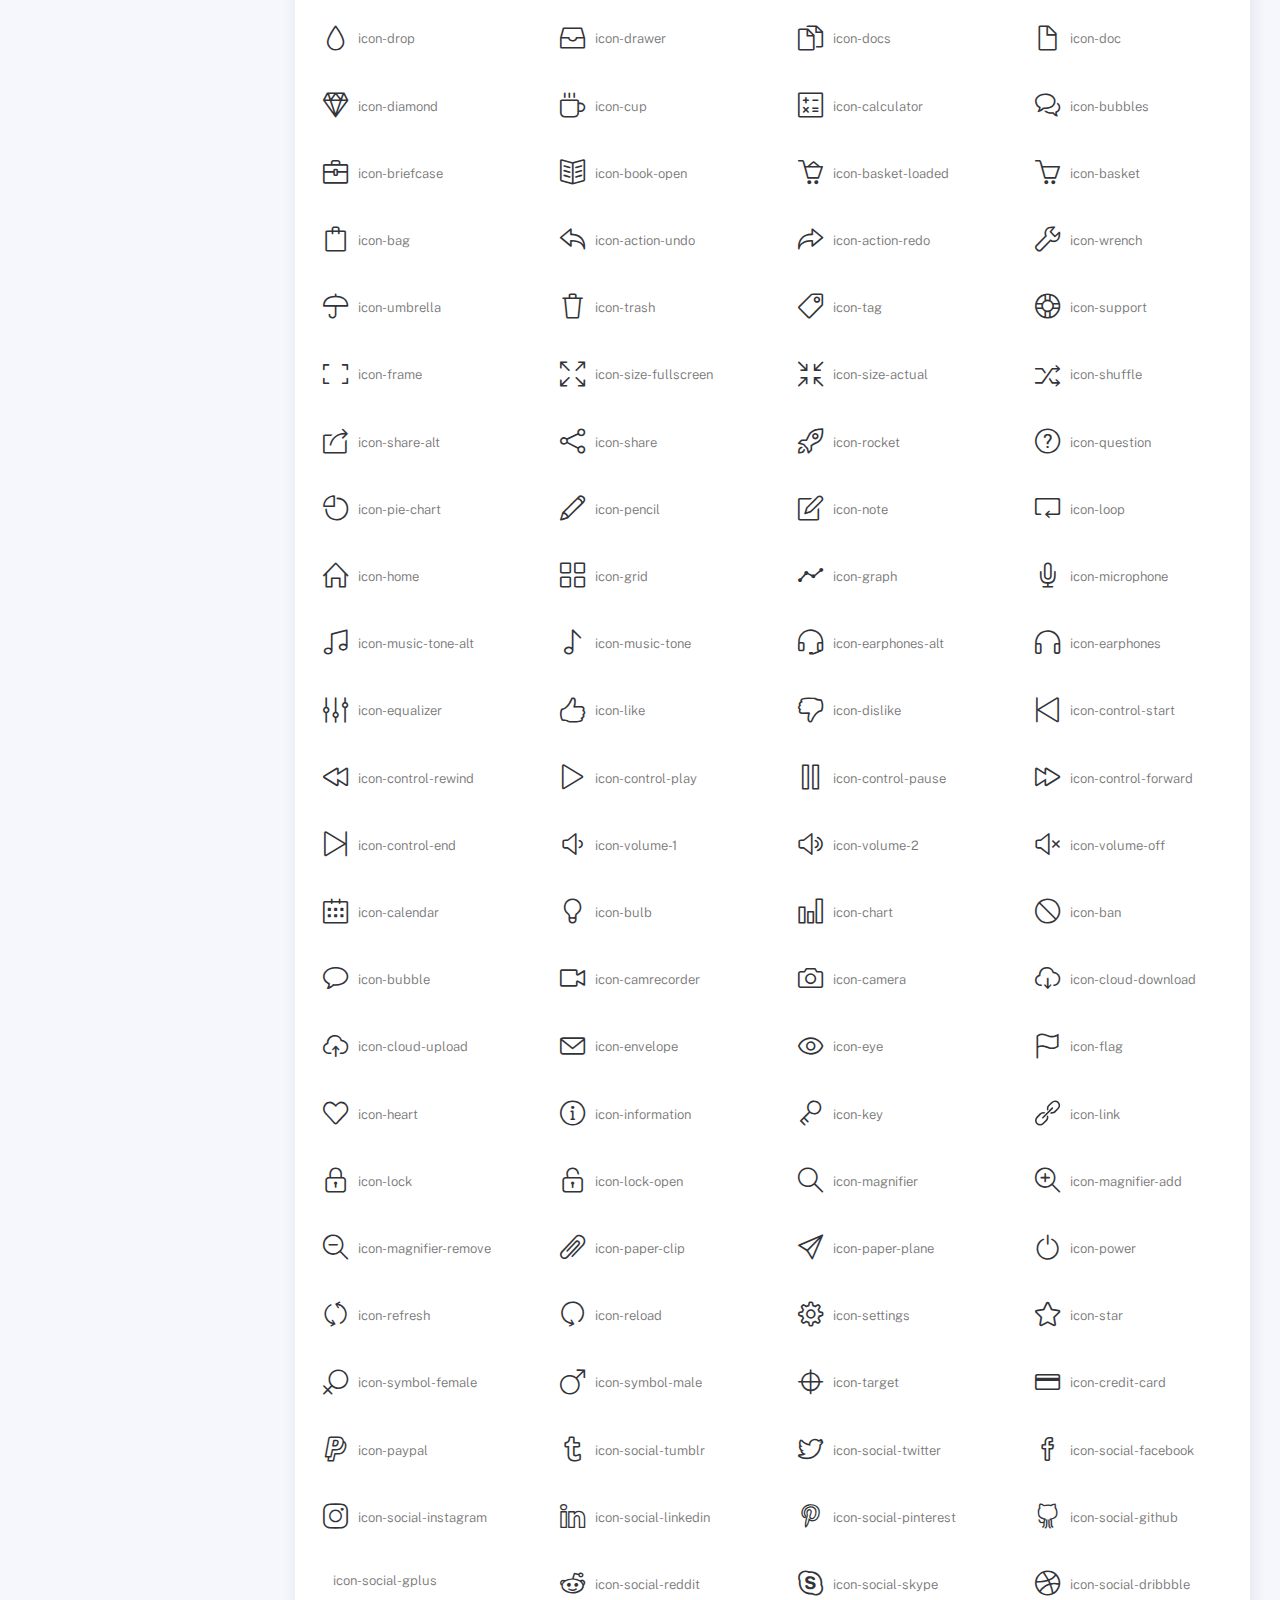
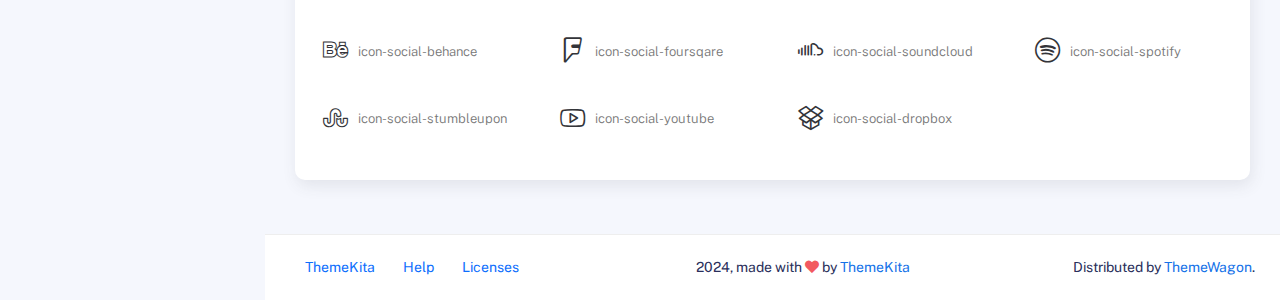
<file: BE/ET/wwwroot/admin/components/simple-line-icons.html>
<!DOCTYPE html>
<html lang="en">
  <head>
    <meta http-equiv="X-UA-Compatible" content="IE=edge" />
    <title>Simple Line Icons - Kaiadmin Bootstrap 5 Admin Dashboard</title>
    <meta
      content="width=device-width, initial-scale=1.0, shrink-to-fit=no"
      name="viewport"
    />
    <link
      rel="icon"
      href="../assets/img/kaiadmin/favicon.ico"
      type="image/x-icon"
    />

    <!-- Fonts and icons -->
    <script src="../assets/js/plugin/webfont/webfont.min.js"></script>
    <script>
      WebFont.load({
        google: { families: ["Public Sans:300,400,500,600,700"] },
        custom: {
          families: [
            "Font Awesome 5 Solid",
            "Font Awesome 5 Regular",
            "Font Awesome 5 Brands",
            "simple-line-icons",
          ],
          urls: ["../assets/css/fonts.min.css"],
        },
        active: function () {
          sessionStorage.fonts = true;
        },
      });
    </script>

    <!-- CSS Files -->
    <link rel="stylesheet" href="../assets/css/bootstrap.min.css" />
    <link rel="stylesheet" href="../assets/css/plugins.min.css" />
    <link rel="stylesheet" href="../assets/css/kaiadmin.min.css" />

    <!-- CSS Just for demo purpose, don't include it in your project -->
    <link rel="stylesheet" href="../assets/css/demo.css" />
  </head>
  <body>
    <div class="wrapper">
      <!-- Sidebar -->
      <div class="sidebar" data-background-color="dark">
        <div class="sidebar-logo">
          <!-- Logo Header -->
          <div class="logo-header" data-background-color="dark">
            <a href="../index.html" class="logo">
              <img
                src="../assets/img/kaiadmin/logo_light.svg"
                alt="navbar brand"
                class="navbar-brand"
                height="20"
              />
            </a>
            <div class="nav-toggle">
              <button class="btn btn-toggle toggle-sidebar">
                <i class="gg-menu-right"></i>
              </button>
              <button class="btn btn-toggle sidenav-toggler">
                <i class="gg-menu-left"></i>
              </button>
            </div>
            <button class="topbar-toggler more">
              <i class="gg-more-vertical-alt"></i>
            </button>
          </div>
          <!-- End Logo Header -->
        </div>
        <div class="sidebar-wrapper scrollbar scrollbar-inner">
          <div class="sidebar-content">
            <ul class="nav nav-secondary">
              <li class="nav-item">
                <a
                  data-bs-toggle="collapse"
                  href="#dashboard"
                  class="collapsed"
                  aria-expanded="false"
                >
                  <i class="fas fa-home"></i>
                  <p>Dashboard</p>
                  <span class="caret"></span>
                </a>
                <div class="collapse" id="dashboard">
                  <ul class="nav nav-collapse">
                    <li>
                      <a href="../../demo1/index.html">
                        <span class="sub-item">Dashboard 1</span>
                      </a>
                    </li>
                  </ul>
                </div>
              </li>
              <li class="nav-section">
                <span class="sidebar-mini-icon">
                  <i class="fa fa-ellipsis-h"></i>
                </span>
                <h4 class="text-section">Components</h4>
              </li>
              <li class="nav-item active submenu">
                <a data-bs-toggle="collapse" href="#base">
                  <i class="fas fa-layer-group"></i>
                  <p>Base</p>
                  <span class="caret"></span>
                </a>
                <div class="collapse show" id="base">
                  <ul class="nav nav-collapse">
                    <li>
                      <a href="../components/avatars.html">
                        <span class="sub-item">Avatars</span>
                      </a>
                    </li>
                    <li>
                      <a href="../components/buttons.html">
                        <span class="sub-item">Buttons</span>
                      </a>
                    </li>
                    <li>
                      <a href="../components/gridsystem.html">
                        <span class="sub-item">Grid System</span>
                      </a>
                    </li>
                    <li>
                      <a href="../components/panels.html">
                        <span class="sub-item">Panels</span>
                      </a>
                    </li>
                    <li>
                      <a href="../components/notifications.html">
                        <span class="sub-item">Notifications</span>
                      </a>
                    </li>
                    <li>
                      <a href="../components/sweetalert.html">
                        <span class="sub-item">Sweet Alert</span>
                      </a>
                    </li>
                    <li>
                      <a href="../components/font-awesome-icons.html">
                        <span class="sub-item">Font Awesome Icons</span>
                      </a>
                    </li>
                    <li class="active">
                      <a href="../components/simple-line-icons.html">
                        <span class="sub-item">Simple Line Icons</span>
                      </a>
                    </li>
                    <li>
                      <a href="../components/typography.html">
                        <span class="sub-item">Typography</span>
                      </a>
                    </li>
                  </ul>
                </div>
              </li>
              <li class="nav-item">
                <a data-bs-toggle="collapse" href="#sidebarLayouts">
                  <i class="fas fa-th-list"></i>
                  <p>Sidebar Layouts</p>
                  <span class="caret"></span>
                </a>
                <div class="collapse" id="sidebarLayouts">
                  <ul class="nav nav-collapse">
                    <li>
                      <a href="../sidebar-style-2.html">
                        <span class="sub-item">Sidebar Style 2</span>
                      </a>
                    </li>
                    <li>
                      <a href="../icon-menu.html">
                        <span class="sub-item">Icon Menu</span>
                      </a>
                    </li>
                  </ul>
                </div>
              </li>
              <li class="nav-item">
                <a data-bs-toggle="collapse" href="#forms">
                  <i class="fas fa-pen-square"></i>
                  <p>Forms</p>
                  <span class="caret"></span>
                </a>
                <div class="collapse" id="forms">
                  <ul class="nav nav-collapse">
                    <li>
                      <a href="../forms/forms.html">
                        <span class="sub-item">Basic Form</span>
                      </a>
                    </li>
                  </ul>
                </div>
              </li>
              <li class="nav-item">
                <a data-bs-toggle="collapse" href="#tables">
                  <i class="fas fa-table"></i>
                  <p>Tables</p>
                  <span class="caret"></span>
                </a>
                <div class="collapse" id="tables">
                  <ul class="nav nav-collapse">
                    <li>
                      <a href="../tables/tables.html">
                        <span class="sub-item">Basic Table</span>
                      </a>
                    </li>
                    <li>
                      <a href="../tables/datatables.html">
                        <span class="sub-item">Datatables</span>
                      </a>
                    </li>
                  </ul>
                </div>
              </li>
              <li class="nav-item">
                <a data-bs-toggle="collapse" href="#maps">
                  <i class="fas fa-map-marker-alt"></i>
                  <p>Maps</p>
                  <span class="caret"></span>
                </a>
                <div class="collapse" id="maps">
                  <ul class="nav nav-collapse">
                    <li>
                      <a href="../maps/googlemaps.html">
                        <span class="sub-item">Google Maps</span>
                      </a>
                    </li>
                    <li>
                      <a href="../maps/jsvectormap.html">
                        <span class="sub-item">Jsvectormap</span>
                      </a>
                    </li>
                  </ul>
                </div>
              </li>
              <li class="nav-item">
                <a data-bs-toggle="collapse" href="#charts">
                  <i class="far fa-chart-bar"></i>
                  <p>Charts</p>
                  <span class="caret"></span>
                </a>
                <div class="collapse" id="charts">
                  <ul class="nav nav-collapse">
                    <li>
                      <a href="../charts/charts.html">
                        <span class="sub-item">Chart Js</span>
                      </a>
                    </li>
                    <li>
                      <a href="../charts/sparkline.html">
                        <span class="sub-item">Sparkline</span>
                      </a>
                    </li>
                  </ul>
                </div>
              </li>
              <li class="nav-item">
                <a href="../widgets.html">
                  <i class="fas fa-desktop"></i>
                  <p>Widgets</p>
                  <span class="badge badge-success">4</span>
                </a>
              </li>
              <li class="nav-item">
                <a href="../../../documentation/index.html">
                  <i class="fas fa-file"></i>
                  <p>Documentation</p>
                  <span class="badge badge-secondary">1</span>
                </a>
              </li>
              <li class="nav-item">
                <a data-bs-toggle="collapse" href="#submenu">
                  <i class="fas fa-bars"></i>
                  <p>Menu Levels</p>
                  <span class="caret"></span>
                </a>
                <div class="collapse" id="submenu">
                  <ul class="nav nav-collapse">
                    <li>
                      <a data-bs-toggle="collapse" href="#subnav1">
                        <span class="sub-item">Level 1</span>
                        <span class="caret"></span>
                      </a>
                      <div class="collapse" id="subnav1">
                        <ul class="nav nav-collapse subnav">
                          <li>
                            <a href="#">
                              <span class="sub-item">Level 2</span>
                            </a>
                          </li>
                          <li>
                            <a href="#">
                              <span class="sub-item">Level 2</span>
                            </a>
                          </li>
                        </ul>
                      </div>
                    </li>
                    <li>
                      <a data-bs-toggle="collapse" href="#subnav2">
                        <span class="sub-item">Level 1</span>
                        <span class="caret"></span>
                      </a>
                      <div class="collapse" id="subnav2">
                        <ul class="nav nav-collapse subnav">
                          <li>
                            <a href="#">
                              <span class="sub-item">Level 2</span>
                            </a>
                          </li>
                        </ul>
                      </div>
                    </li>
                    <li>
                      <a href="#">
                        <span class="sub-item">Level 1</span>
                      </a>
                    </li>
                  </ul>
                </div>
              </li>
            </ul>
          </div>
        </div>
      </div>
      <!-- End Sidebar -->

      <div class="main-panel">
        <div class="main-header">
          <div class="main-header-logo">
            <!-- Logo Header -->
            <div class="logo-header" data-background-color="dark">
              <a href="../index.html" class="logo">
                <img
                  src="../assets/img/kaiadmin/logo_light.svg"
                  alt="navbar brand"
                  class="navbar-brand"
                  height="20"
                />
              </a>
              <div class="nav-toggle">
                <button class="btn btn-toggle toggle-sidebar">
                  <i class="gg-menu-right"></i>
                </button>
                <button class="btn btn-toggle sidenav-toggler">
                  <i class="gg-menu-left"></i>
                </button>
              </div>
              <button class="topbar-toggler more">
                <i class="gg-more-vertical-alt"></i>
              </button>
            </div>
            <!-- End Logo Header -->
          </div>
          <!-- Navbar Header -->
          <nav
            class="navbar navbar-header navbar-header-transparent navbar-expand-lg border-bottom"
          >
            <div class="container-fluid">
              <nav
                class="navbar navbar-header-left navbar-expand-lg navbar-form nav-search p-0 d-none d-lg-flex"
              >
                <div class="input-group">
                  <div class="input-group-prepend">
                    <button type="submit" class="btn btn-search pe-1">
                      <i class="fa fa-search search-icon"></i>
                    </button>
                  </div>
                  <input
                    type="text"
                    placeholder="Search ..."
                    class="form-control"
                  />
                </div>
              </nav>

              <ul class="navbar-nav topbar-nav ms-md-auto align-items-center">
                <li
                  class="nav-item topbar-icon dropdown hidden-caret d-flex d-lg-none"
                >
                  <a
                    class="nav-link dropdown-toggle"
                    data-bs-toggle="dropdown"
                    href="#"
                    role="button"
                    aria-expanded="false"
                    aria-haspopup="true"
                  >
                    <i class="fa fa-search"></i>
                  </a>
                  <ul class="dropdown-menu dropdown-search animated fadeIn">
                    <form class="navbar-left navbar-form nav-search">
                      <div class="input-group">
                        <input
                          type="text"
                          placeholder="Search ..."
                          class="form-control"
                        />
                      </div>
                    </form>
                  </ul>
                </li>
                <li class="nav-item topbar-icon dropdown hidden-caret">
                  <a
                    class="nav-link dropdown-toggle"
                    href="#"
                    id="messageDropdown"
                    role="button"
                    data-bs-toggle="dropdown"
                    aria-haspopup="true"
                    aria-expanded="false"
                  >
                    <i class="fa fa-envelope"></i>
                  </a>
                  <ul
                    class="dropdown-menu messages-notif-box animated fadeIn"
                    aria-labelledby="messageDropdown"
                  >
                    <li>
                      <div
                        class="dropdown-title d-flex justify-content-between align-items-center"
                      >
                        Messages
                        <a href="#" class="small">Mark all as read</a>
                      </div>
                    </li>
                    <li>
                      <div class="message-notif-scroll scrollbar-outer">
                        <div class="notif-center">
                          <a href="#">
                            <div class="notif-img">
                              <img
                                src="../assets/img/jm_denis.jpg"
                                alt="Img Profile"
                              />
                            </div>
                            <div class="notif-content">
                              <span class="subject">Jimmy Denis</span>
                              <span class="block"> How are you ? </span>
                              <span class="time">5 minutes ago</span>
                            </div>
                          </a>
                          <a href="#">
                            <div class="notif-img">
                              <img
                                src="../assets/img/chadengle.jpg"
                                alt="Img Profile"
                              />
                            </div>
                            <div class="notif-content">
                              <span class="subject">Chad</span>
                              <span class="block"> Ok, Thanks ! </span>
                              <span class="time">12 minutes ago</span>
                            </div>
                          </a>
                          <a href="#">
                            <div class="notif-img">
                              <img
                                src="../assets/img/mlane.jpg"
                                alt="Img Profile"
                              />
                            </div>
                            <div class="notif-content">
                              <span class="subject">Jhon Doe</span>
                              <span class="block">
                                Ready for the meeting today...
                              </span>
                              <span class="time">12 minutes ago</span>
                            </div>
                          </a>
                          <a href="#">
                            <div class="notif-img">
                              <img
                                src="../assets/img/talha.jpg"
                                alt="Img Profile"
                              />
                            </div>
                            <div class="notif-content">
                              <span class="subject">Talha</span>
                              <span class="block"> Hi, Apa Kabar ? </span>
                              <span class="time">17 minutes ago</span>
                            </div>
                          </a>
                        </div>
                      </div>
                    </li>
                    <li>
                      <a class="see-all" href="javascript:void(0);"
                        >See all messages<i class="fa fa-angle-right"></i>
                      </a>
                    </li>
                  </ul>
                </li>
                <li class="nav-item topbar-icon dropdown hidden-caret">
                  <a
                    class="nav-link dropdown-toggle"
                    href="#"
                    id="notifDropdown"
                    role="button"
                    data-bs-toggle="dropdown"
                    aria-haspopup="true"
                    aria-expanded="false"
                  >
                    <i class="fa fa-bell"></i>
                    <span class="notification">4</span>
                  </a>
                  <ul
                    class="dropdown-menu notif-box animated fadeIn"
                    aria-labelledby="notifDropdown"
                  >
                    <li>
                      <div class="dropdown-title">
                        You have 4 new notification
                      </div>
                    </li>
                    <li>
                      <div class="notif-scroll scrollbar-outer">
                        <div class="notif-center">
                          <a href="#">
                            <div class="notif-icon notif-primary">
                              <i class="fa fa-user-plus"></i>
                            </div>
                            <div class="notif-content">
                              <span class="block"> New user registered </span>
                              <span class="time">5 minutes ago</span>
                            </div>
                          </a>
                          <a href="#">
                            <div class="notif-icon notif-success">
                              <i class="fa fa-comment"></i>
                            </div>
                            <div class="notif-content">
                              <span class="block">
                                Rahmad commented on Admin
                              </span>
                              <span class="time">12 minutes ago</span>
                            </div>
                          </a>
                          <a href="#">
                            <div class="notif-img">
                              <img
                                src="../assets/img/profile2.jpg"
                                alt="Img Profile"
                              />
                            </div>
                            <div class="notif-content">
                              <span class="block">
                                Reza send messages to you
                              </span>
                              <span class="time">12 minutes ago</span>
                            </div>
                          </a>
                          <a href="#">
                            <div class="notif-icon notif-danger">
                              <i class="fa fa-heart"></i>
                            </div>
                            <div class="notif-content">
                              <span class="block"> Farrah liked Admin </span>
                              <span class="time">17 minutes ago</span>
                            </div>
                          </a>
                        </div>
                      </div>
                    </li>
                    <li>
                      <a class="see-all" href="javascript:void(0);"
                        >See all notifications<i class="fa fa-angle-right"></i>
                      </a>
                    </li>
                  </ul>
                </li>
                <li class="nav-item topbar-icon dropdown hidden-caret">
                  <a
                    class="nav-link"
                    data-bs-toggle="dropdown"
                    href="#"
                    aria-expanded="false"
                  >
                    <i class="fas fa-layer-group"></i>
                  </a>
                  <div class="dropdown-menu quick-actions animated fadeIn">
                    <div class="quick-actions-header">
                      <span class="title mb-1">Quick Actions</span>
                      <span class="subtitle op-7">Shortcuts</span>
                    </div>
                    <div class="quick-actions-scroll scrollbar-outer">
                      <div class="quick-actions-items">
                        <div class="row m-0">
                          <a class="col-6 col-md-4 p-0" href="#">
                            <div class="quick-actions-item">
                              <div class="avatar-item bg-danger rounded-circle">
                                <i class="far fa-calendar-alt"></i>
                              </div>
                              <span class="text">Calendar</span>
                            </div>
                          </a>
                          <a class="col-6 col-md-4 p-0" href="#">
                            <div class="quick-actions-item">
                              <div
                                class="avatar-item bg-warning rounded-circle"
                              >
                                <i class="fas fa-map"></i>
                              </div>
                              <span class="text">Maps</span>
                            </div>
                          </a>
                          <a class="col-6 col-md-4 p-0" href="#">
                            <div class="quick-actions-item">
                              <div class="avatar-item bg-info rounded-circle">
                                <i class="fas fa-file-excel"></i>
                              </div>
                              <span class="text">Reports</span>
                            </div>
                          </a>
                          <a class="col-6 col-md-4 p-0" href="#">
                            <div class="quick-actions-item">
                              <div
                                class="avatar-item bg-success rounded-circle"
                              >
                                <i class="fas fa-envelope"></i>
                              </div>
                              <span class="text">Emails</span>
                            </div>
                          </a>
                          <a class="col-6 col-md-4 p-0" href="#">
                            <div class="quick-actions-item">
                              <div
                                class="avatar-item bg-primary rounded-circle"
                              >
                                <i class="fas fa-file-invoice-dollar"></i>
                              </div>
                              <span class="text">Invoice</span>
                            </div>
                          </a>
                          <a class="col-6 col-md-4 p-0" href="#">
                            <div class="quick-actions-item">
                              <div
                                class="avatar-item bg-secondary rounded-circle"
                              >
                                <i class="fas fa-credit-card"></i>
                              </div>
                              <span class="text">Payments</span>
                            </div>
                          </a>
                        </div>
                      </div>
                    </div>
                  </div>
                </li>

                <li class="nav-item topbar-user dropdown hidden-caret">
                  <a
                    class="dropdown-toggle profile-pic"
                    data-bs-toggle="dropdown"
                    href="#"
                    aria-expanded="false"
                  >
                    <div class="avatar-sm">
                      <img
                        src="../assets/img/profile.jpg"
                        alt="..."
                        class="avatar-img rounded-circle"
                      />
                    </div>
                    <span class="profile-username">
                      <span class="op-7">Hi,</span>
                      <span class="fw-bold">Hizrian</span>
                    </span>
                  </a>
                  <ul class="dropdown-menu dropdown-user animated fadeIn">
                    <div class="dropdown-user-scroll scrollbar-outer">
                      <li>
                        <div class="user-box">
                          <div class="avatar-lg">
                            <img
                              src="../assets/img/profile.jpg"
                              alt="image profile"
                              class="avatar-img rounded"
                            />
                          </div>
                          <div class="u-text">
                            <h4>Hizrian</h4>
                            <p class="text-muted">hello@example.com</p>
                            <a
                              href="profile.html"
                              class="btn btn-xs btn-secondary btn-sm"
                              >View Profile</a
                            >
                          </div>
                        </div>
                      </li>
                      <li>
                        <div class="dropdown-divider"></div>
                        <a class="dropdown-item" href="#">My Profile</a>
                        <a class="dropdown-item" href="#">My Balance</a>
                        <a class="dropdown-item" href="#">Inbox</a>
                        <div class="dropdown-divider"></div>
                        <a class="dropdown-item" href="#">Account Setting</a>
                        <div class="dropdown-divider"></div>
                        <a class="dropdown-item" href="#">Logout</a>
                      </li>
                    </div>
                  </ul>
                </li>
              </ul>
            </div>
          </nav>
          <!-- End Navbar -->
        </div>

        <div class="container">
          <div class="page-inner">
            <div class="page-header">
              <h3 class="fw-bold mb-3">Icons</h3>
              <ul class="breadcrumbs mb-3">
                <li class="nav-home">
                  <a href="#">
                    <i class="icon-home"></i>
                  </a>
                </li>
                <li class="separator">
                  <i class="icon-arrow-right"></i>
                </li>
                <li class="nav-item">
                  <a href="#">Base</a>
                </li>
                <li class="separator">
                  <i class="icon-arrow-right"></i>
                </li>
                <li class="nav-item">
                  <a href="#">Line Awesome</a>
                </li>
              </ul>
            </div>
            <div class="row">
              <div class="col-md-12">
                <div class="card">
                  <div class="card-header">
                    <div class="card-title">Simple Line Icons</div>
                    <div class="card-category">
                      Simple and Minimal Line Icons from
                      <a
                        class="link"
                        href="https://github.com/thesabbir/simple-line-icons"
                        >Simple Line Icons</a
                      >
                    </div>
                  </div>
                  <div class="card-body">
                    <div id="row-demo-icon" class="row"></div>
                  </div>
                </div>
              </div>
            </div>
          </div>
        </div>

        <footer class="footer">
          <div class="container-fluid d-flex justify-content-between">
            <nav class="pull-left">
              <ul class="nav">
                <li class="nav-item">
                  <a class="nav-link" href="http://www.themekita.com">
                    ThemeKita
                  </a>
                </li>
                <li class="nav-item">
                  <a class="nav-link" href="#"> Help </a>
                </li>
                <li class="nav-item">
                  <a class="nav-link" href="#"> Licenses </a>
                </li>
              </ul>
            </nav>
            <div class="copyright">
              2024, made with <i class="fa fa-heart heart text-danger"></i> by
              <a href="http://www.themekita.com">ThemeKita</a>
            </div>
            <div>
              Distributed by
              <a target="_blank" href="https://themewagon.com/">ThemeWagon</a>.
            </div>
          </div>
        </footer>
      </div>

      <!-- Custom template | don't include it in your project! -->
      <div class="custom-template">
        <div class="title">Settings</div>
        <div class="custom-content">
          <div class="switcher">
            <div class="switch-block">
              <h4>Logo Header</h4>
              <div class="btnSwitch">
                <button
                  type="button"
                  class="selected changeLogoHeaderColor"
                  data-color="dark"
                ></button>
                <button
                  type="button"
                  class="selected changeLogoHeaderColor"
                  data-color="blue"
                ></button>
                <button
                  type="button"
                  class="changeLogoHeaderColor"
                  data-color="purple"
                ></button>
                <button
                  type="button"
                  class="changeLogoHeaderColor"
                  data-color="light-blue"
                ></button>
                <button
                  type="button"
                  class="changeLogoHeaderColor"
                  data-color="green"
                ></button>
                <button
                  type="button"
                  class="changeLogoHeaderColor"
                  data-color="orange"
                ></button>
                <button
                  type="button"
                  class="changeLogoHeaderColor"
                  data-color="red"
                ></button>
                <button
                  type="button"
                  class="changeLogoHeaderColor"
                  data-color="white"
                ></button>
                <br />
                <button
                  type="button"
                  class="changeLogoHeaderColor"
                  data-color="dark2"
                ></button>
                <button
                  type="button"
                  class="changeLogoHeaderColor"
                  data-color="blue2"
                ></button>
                <button
                  type="button"
                  class="changeLogoHeaderColor"
                  data-color="purple2"
                ></button>
                <button
                  type="button"
                  class="changeLogoHeaderColor"
                  data-color="light-blue2"
                ></button>
                <button
                  type="button"
                  class="changeLogoHeaderColor"
                  data-color="green2"
                ></button>
                <button
                  type="button"
                  class="changeLogoHeaderColor"
                  data-color="orange2"
                ></button>
                <button
                  type="button"
                  class="changeLogoHeaderColor"
                  data-color="red2"
                ></button>
              </div>
            </div>
            <div class="switch-block">
              <h4>Navbar Header</h4>
              <div class="btnSwitch">
                <button
                  type="button"
                  class="changeTopBarColor"
                  data-color="dark"
                ></button>
                <button
                  type="button"
                  class="changeTopBarColor"
                  data-color="blue"
                ></button>
                <button
                  type="button"
                  class="changeTopBarColor"
                  data-color="purple"
                ></button>
                <button
                  type="button"
                  class="changeTopBarColor"
                  data-color="light-blue"
                ></button>
                <button
                  type="button"
                  class="changeTopBarColor"
                  data-color="green"
                ></button>
                <button
                  type="button"
                  class="changeTopBarColor"
                  data-color="orange"
                ></button>
                <button
                  type="button"
                  class="changeTopBarColor"
                  data-color="red"
                ></button>
                <button
                  type="button"
                  class="changeTopBarColor"
                  data-color="white"
                ></button>
                <br />
                <button
                  type="button"
                  class="changeTopBarColor"
                  data-color="dark2"
                ></button>
                <button
                  type="button"
                  class="selected changeTopBarColor"
                  data-color="blue2"
                ></button>
                <button
                  type="button"
                  class="changeTopBarColor"
                  data-color="purple2"
                ></button>
                <button
                  type="button"
                  class="changeTopBarColor"
                  data-color="light-blue2"
                ></button>
                <button
                  type="button"
                  class="changeTopBarColor"
                  data-color="green2"
                ></button>
                <button
                  type="button"
                  class="changeTopBarColor"
                  data-color="orange2"
                ></button>
                <button
                  type="button"
                  class="changeTopBarColor"
                  data-color="red2"
                ></button>
              </div>
            </div>
            <div class="switch-block">
              <h4>Sidebar</h4>
              <div class="btnSwitch">
                <button
                  type="button"
                  class="selected changeSideBarColor"
                  data-color="white"
                ></button>
                <button
                  type="button"
                  class="changeSideBarColor"
                  data-color="dark"
                ></button>
                <button
                  type="button"
                  class="changeSideBarColor"
                  data-color="dark2"
                ></button>
              </div>
            </div>
          </div>
        </div>
        <div class="custom-toggle">
          <i class="icon-settings"></i>
        </div>
      </div>
      <!-- End Custom template -->
    </div>
    <!--   Core JS Files   -->
    <script src="../assets/js/core/jquery-3.7.1.min.js"></script>
    <script src="../assets/js/core/popper.min.js"></script>
    <script src="../assets/js/core/bootstrap.min.js"></script>

    <!-- jQuery Scrollbar -->
    <script src="../assets/js/plugin/jquery-scrollbar/jquery.scrollbar.min.js"></script>
    <!-- Kaiadmin JS -->
    <script src="../assets/js/kaiadmin.min.js"></script>
    <!-- Kaiadmin DEMO methods, don't include it in your project! -->
    <script src="../assets/js/setting-demo2.js"></script>
    <script>
      var iconClass = [
        "icon-user",
        "icon-people",
        "icon-user-female",
        "icon-user-follow",
        "icon-user-following",
        "icon-user-unfollow",
        "icon-login",
        "icon-logout",
        "icon-emotsmile",
        "icon-phone",
        "icon-call-end",
        "icon-call-in",
        "icon-call-out",
        "icon-map",
        "icon-location-pin",
        "icon-direction",
        "icon-directions",
        "icon-compass",
        "icon-layers",
        "icon-menu",
        "icon-list",
        "icon-options-vertical",
        "icon-options",
        "icon-arrow-down",
        "icon-arrow-left",
        "icon-arrow-right",
        "icon-arrow-up",
        "icon-arrow-up-circle",
        "icon-arrow-left-circle",
        "icon-arrow-right-circle",
        "icon-arrow-down-circle",
        "icon-check",
        "icon-clock",
        "icon-plus",
        "icon-close",
        "icon-trophy",
        "icon-screen-smartphone",
        "icon-screen-desktop",
        "icon-plane",
        "icon-notebook",
        "icon-mustache",
        "icon-mouse",
        "icon-magnet",
        "icon-energy",
        "icon-disc",
        "icon-cursor",
        "icon-cursor-move",
        "icon-crop",
        "icon-chemistry",
        "icon-speedometer",
        "icon-shield",
        "icon-screen-tablet",
        "icon-magic-wand",
        "icon-hourglass",
        "icon-graduation",
        "icon-ghost",
        "icon-game-controller",
        "icon-fire",
        "icon-eyeglass",
        "icon-envelope-open",
        "icon-envelope-letter",
        "icon-bell",
        "icon-badge",
        "icon-anchor",
        "icon-wallet",
        "icon-vector",
        "icon-speech",
        "icon-puzzle",
        "icon-printer",
        "icon-present",
        "icon-playlist",
        "icon-pin",
        "icon-picture",
        "icon-handbag",
        "icon-globe-alt",
        "icon-globe",
        "icon-folder-alt",
        "icon-folder",
        "icon-film",
        "icon-feed",
        "icon-drop",
        "icon-drawer",
        "icon-docs",
        "icon-doc",
        "icon-diamond",
        "icon-cup",
        "icon-calculator",
        "icon-bubbles",
        "icon-briefcase",
        "icon-book-open",
        "icon-basket-loaded",
        "icon-basket",
        "icon-bag",
        "icon-action-undo",
        "icon-action-redo",
        "icon-wrench",
        "icon-umbrella",
        "icon-trash",
        "icon-tag",
        "icon-support",
        "icon-frame",
        "icon-size-fullscreen",
        "icon-size-actual",
        "icon-shuffle",
        "icon-share-alt",
        "icon-share",
        "icon-rocket",
        "icon-question",
        "icon-pie-chart",
        "icon-pencil",
        "icon-note",
        "icon-loop",
        "icon-home",
        "icon-grid",
        "icon-graph",
        "icon-microphone",
        "icon-music-tone-alt",
        "icon-music-tone",
        "icon-earphones-alt",
        "icon-earphones",
        "icon-equalizer",
        "icon-like",
        "icon-dislike",
        "icon-control-start",
        "icon-control-rewind",
        "icon-control-play",
        "icon-control-pause",
        "icon-control-forward",
        "icon-control-end",
        "icon-volume-1",
        "icon-volume-2",
        "icon-volume-off",
        "icon-calendar",
        "icon-bulb",
        "icon-chart",
        "icon-ban",
        "icon-bubble",
        "icon-camrecorder",
        "icon-camera",
        "icon-cloud-download",
        "icon-cloud-upload",
        "icon-envelope",
        "icon-eye",
        "icon-flag",
        "icon-heart",
        "icon-information",
        "icon-key",
        "icon-link",
        "icon-lock",
        "icon-lock-open",
        "icon-magnifier",
        "icon-magnifier-add",
        "icon-magnifier-remove",
        "icon-paper-clip",
        "icon-paper-plane",
        "icon-power",
        "icon-refresh",
        "icon-reload",
        "icon-settings",
        "icon-star",
        "icon-symbol-female",
        "icon-symbol-male",
        "icon-target",
        "icon-credit-card",
        "icon-paypal",
        "icon-social-tumblr",
        "icon-social-twitter",
        "icon-social-facebook",
        "icon-social-instagram",
        "icon-social-linkedin",
        "icon-social-pinterest",
        "icon-social-github",
        "icon-social-gplus",
        "icon-social-reddit",
        "icon-social-skype",
        "icon-social-dribbble",
        "icon-social-behance",
        "icon-social-foursqare",
        "icon-social-soundcloud",
        "icon-social-spotify",
        "icon-social-stumbleupon",
        "icon-social-youtube",
        "icon-social-dropbox",
      ];
      var rowDemoIcon = "#row-demo-icon";
      for (i = 0; i < iconClass.length; i++) {
        $(rowDemoIcon).append(
          '<div class="col-md-3"> <div class="demo-icon"> <div class="icon-preview"><i class="' +
            iconClass[i] +
            '"></i></div> <div class="icon-class">' +
            iconClass[i] +
            "</div> </div> </div>"
        );
      }
    </script>
  </body>
</html>
</file>
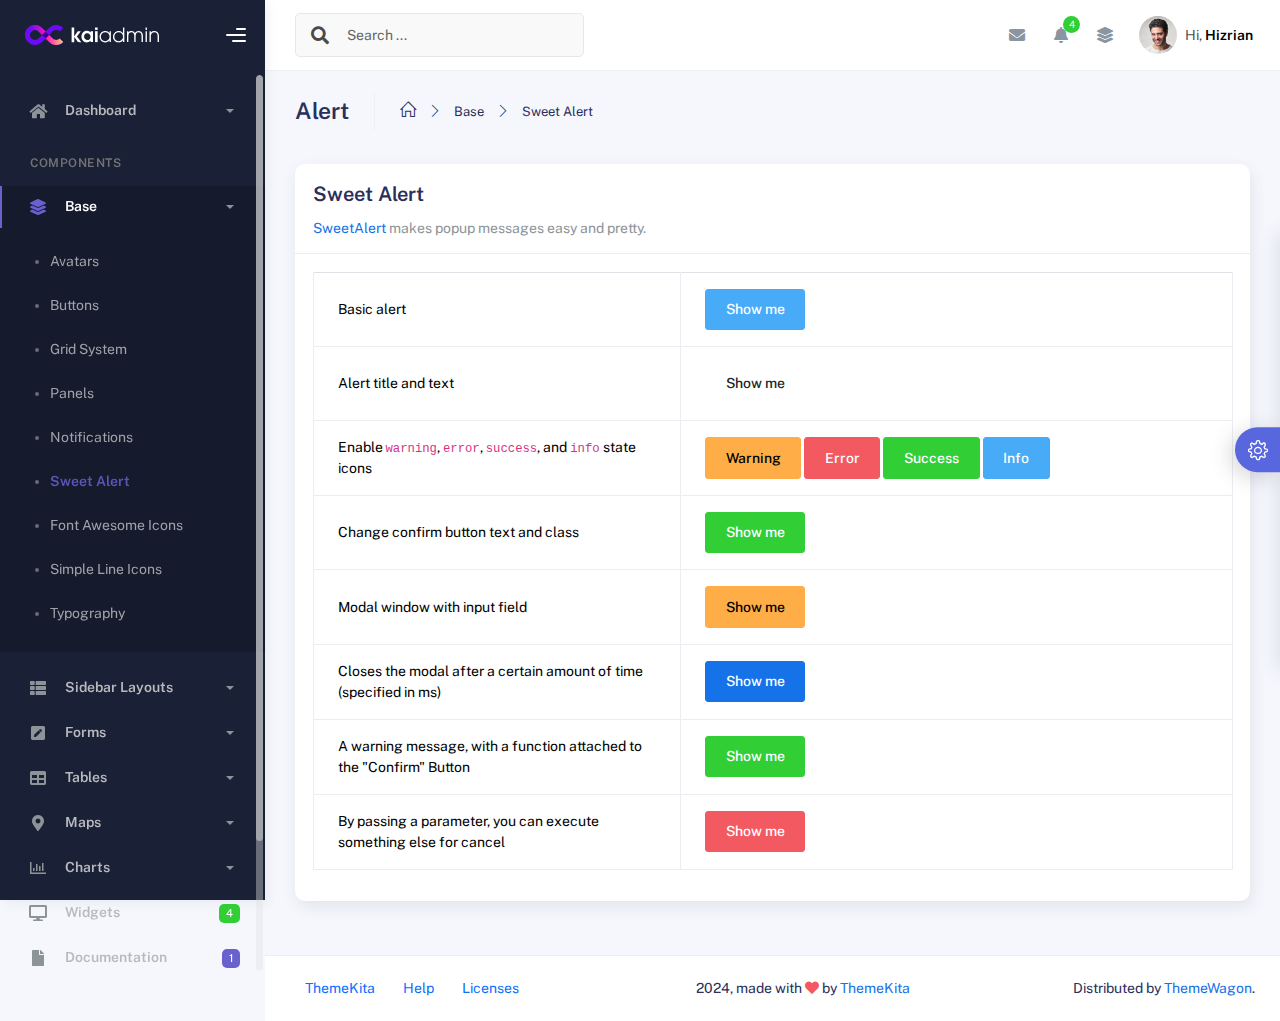
<file: BE/ET/wwwroot/admin/components/sweetalert.html>
<!DOCTYPE html>
<html lang="en">
  <head>
    <meta http-equiv="X-UA-Compatible" content="IE=edge" />
    <title>Sweet Alert - Kaiadmin Bootstrap 5 Admin Dashboard</title>
    <meta
      content="width=device-width, initial-scale=1.0, shrink-to-fit=no"
      name="viewport"
    />
    <link
      rel="icon"
      href="../assets/img/kaiadmin/favicon.ico"
      type="image/x-icon"
    />

    <!-- Fonts and icons -->
    <script src="../assets/js/plugin/webfont/webfont.min.js"></script>
    <script>
      WebFont.load({
        google: { families: ["Public Sans:300,400,500,600,700"] },
        custom: {
          families: [
            "Font Awesome 5 Solid",
            "Font Awesome 5 Regular",
            "Font Awesome 5 Brands",
            "simple-line-icons",
          ],
          urls: ["../assets/css/fonts.min.css"],
        },
        active: function () {
          sessionStorage.fonts = true;
        },
      });
    </script>

    <!-- CSS Files -->
    <link rel="stylesheet" href="../assets/css/bootstrap.min.css" />
    <link rel="stylesheet" href="../assets/css/plugins.min.css" />
    <link rel="stylesheet" href="../assets/css/kaiadmin.min.css" />

    <!-- CSS Just for demo purpose, don't include it in your project -->
    <link rel="stylesheet" href="../assets/css/demo.css" />
  </head>
  <body>
    <div class="wrapper">
      <!-- Sidebar -->
      <div class="sidebar" data-background-color="dark">
        <div class="sidebar-logo">
          <!-- Logo Header -->
          <div class="logo-header" data-background-color="dark">
            <a href="../index.html" class="logo">
              <img
                src="../assets/img/kaiadmin/logo_light.svg"
                alt="navbar brand"
                class="navbar-brand"
                height="20"
              />
            </a>
            <div class="nav-toggle">
              <button class="btn btn-toggle toggle-sidebar">
                <i class="gg-menu-right"></i>
              </button>
              <button class="btn btn-toggle sidenav-toggler">
                <i class="gg-menu-left"></i>
              </button>
            </div>
            <button class="topbar-toggler more">
              <i class="gg-more-vertical-alt"></i>
            </button>
          </div>
          <!-- End Logo Header -->
        </div>
        <div class="sidebar-wrapper scrollbar scrollbar-inner">
          <div class="sidebar-content">
            <ul class="nav nav-secondary">
              <li class="nav-item">
                <a
                  data-bs-toggle="collapse"
                  href="#dashboard"
                  class="collapsed"
                  aria-expanded="false"
                >
                  <i class="fas fa-home"></i>
                  <p>Dashboard</p>
                  <span class="caret"></span>
                </a>
                <div class="collapse" id="dashboard">
                  <ul class="nav nav-collapse">
                    <li>
                      <a href="../../demo1/index.html">
                        <span class="sub-item">Dashboard 1</span>
                      </a>
                    </li>
                  </ul>
                </div>
              </li>
              <li class="nav-section">
                <span class="sidebar-mini-icon">
                  <i class="fa fa-ellipsis-h"></i>
                </span>
                <h4 class="text-section">Components</h4>
              </li>
              <li class="nav-item active submenu">
                <a data-bs-toggle="collapse" href="#base">
                  <i class="fas fa-layer-group"></i>
                  <p>Base</p>
                  <span class="caret"></span>
                </a>
                <div class="collapse show" id="base">
                  <ul class="nav nav-collapse">
                    <li>
                      <a href="../components/avatars.html">
                        <span class="sub-item">Avatars</span>
                      </a>
                    </li>
                    <li>
                      <a href="../components/buttons.html">
                        <span class="sub-item">Buttons</span>
                      </a>
                    </li>
                    <li>
                      <a href="../components/gridsystem.html">
                        <span class="sub-item">Grid System</span>
                      </a>
                    </li>
                    <li>
                      <a href="../components/panels.html">
                        <span class="sub-item">Panels</span>
                      </a>
                    </li>
                    <li>
                      <a href="../components/notifications.html">
                        <span class="sub-item">Notifications</span>
                      </a>
                    </li>
                    <li class="active">
                      <a href="../components/sweetalert.html">
                        <span class="sub-item">Sweet Alert</span>
                      </a>
                    </li>
                    <li>
                      <a href="../components/font-awesome-icons.html">
                        <span class="sub-item">Font Awesome Icons</span>
                      </a>
                    </li>
                    <li>
                      <a href="../components/simple-line-icons.html">
                        <span class="sub-item">Simple Line Icons</span>
                      </a>
                    </li>
                    <li>
                      <a href="../components/typography.html">
                        <span class="sub-item">Typography</span>
                      </a>
                    </li>
                  </ul>
                </div>
              </li>
              <li class="nav-item">
                <a data-bs-toggle="collapse" href="#sidebarLayouts">
                  <i class="fas fa-th-list"></i>
                  <p>Sidebar Layouts</p>
                  <span class="caret"></span>
                </a>
                <div class="collapse" id="sidebarLayouts">
                  <ul class="nav nav-collapse">
                    <li>
                      <a href="../sidebar-style-2.html">
                        <span class="sub-item">Sidebar Style 2</span>
                      </a>
                    </li>
                    <li>
                      <a href="../icon-menu.html">
                        <span class="sub-item">Icon Menu</span>
                      </a>
                    </li>
                  </ul>
                </div>
              </li>
              <li class="nav-item">
                <a data-bs-toggle="collapse" href="#forms">
                  <i class="fas fa-pen-square"></i>
                  <p>Forms</p>
                  <span class="caret"></span>
                </a>
                <div class="collapse" id="forms">
                  <ul class="nav nav-collapse">
                    <li>
                      <a href="../forms/forms.html">
                        <span class="sub-item">Basic Form</span>
                      </a>
                    </li>
                  </ul>
                </div>
              </li>
              <li class="nav-item">
                <a data-bs-toggle="collapse" href="#tables">
                  <i class="fas fa-table"></i>
                  <p>Tables</p>
                  <span class="caret"></span>
                </a>
                <div class="collapse" id="tables">
                  <ul class="nav nav-collapse">
                    <li>
                      <a href="../tables/tables.html">
                        <span class="sub-item">Basic Table</span>
                      </a>
                    </li>
                    <li>
                      <a href="../tables/datatables.html">
                        <span class="sub-item">Datatables</span>
                      </a>
                    </li>
                  </ul>
                </div>
              </li>
              <li class="nav-item">
                <a data-bs-toggle="collapse" href="#maps">
                  <i class="fas fa-map-marker-alt"></i>
                  <p>Maps</p>
                  <span class="caret"></span>
                </a>
                <div class="collapse" id="maps">
                  <ul class="nav nav-collapse">
                    <li>
                      <a href="../maps/googlemaps.html">
                        <span class="sub-item">Google Maps</span>
                      </a>
                    </li>
                    <li>
                      <a href="../maps/jsvectormap.html">
                        <span class="sub-item">Jsvectormap</span>
                      </a>
                    </li>
                  </ul>
                </div>
              </li>
              <li class="nav-item">
                <a data-bs-toggle="collapse" href="#charts">
                  <i class="far fa-chart-bar"></i>
                  <p>Charts</p>
                  <span class="caret"></span>
                </a>
                <div class="collapse" id="charts">
                  <ul class="nav nav-collapse">
                    <li>
                      <a href="../charts/charts.html">
                        <span class="sub-item">Chart Js</span>
                      </a>
                    </li>
                    <li>
                      <a href="../charts/sparkline.html">
                        <span class="sub-item">Sparkline</span>
                      </a>
                    </li>
                  </ul>
                </div>
              </li>
              <li class="nav-item">
                <a href="../widgets.html">
                  <i class="fas fa-desktop"></i>
                  <p>Widgets</p>
                  <span class="badge badge-success">4</span>
                </a>
              </li>
              <li class="nav-item">
                <a href="../../../documentation/index.html">
                  <i class="fas fa-file"></i>
                  <p>Documentation</p>
                  <span class="badge badge-secondary">1</span>
                </a>
              </li>
              <li class="nav-item">
                <a data-bs-toggle="collapse" href="#submenu">
                  <i class="fas fa-bars"></i>
                  <p>Menu Levels</p>
                  <span class="caret"></span>
                </a>
                <div class="collapse" id="submenu">
                  <ul class="nav nav-collapse">
                    <li>
                      <a data-bs-toggle="collapse" href="#subnav1">
                        <span class="sub-item">Level 1</span>
                        <span class="caret"></span>
                      </a>
                      <div class="collapse" id="subnav1">
                        <ul class="nav nav-collapse subnav">
                          <li>
                            <a href="#">
                              <span class="sub-item">Level 2</span>
                            </a>
                          </li>
                          <li>
                            <a href="#">
                              <span class="sub-item">Level 2</span>
                            </a>
                          </li>
                        </ul>
                      </div>
                    </li>
                    <li>
                      <a data-bs-toggle="collapse" href="#subnav2">
                        <span class="sub-item">Level 1</span>
                        <span class="caret"></span>
                      </a>
                      <div class="collapse" id="subnav2">
                        <ul class="nav nav-collapse subnav">
                          <li>
                            <a href="#">
                              <span class="sub-item">Level 2</span>
                            </a>
                          </li>
                        </ul>
                      </div>
                    </li>
                    <li>
                      <a href="#">
                        <span class="sub-item">Level 1</span>
                      </a>
                    </li>
                  </ul>
                </div>
              </li>
            </ul>
          </div>
        </div>
      </div>
      <!-- End Sidebar -->

      <div class="main-panel">
        <div class="main-header">
          <div class="main-header-logo">
            <!-- Logo Header -->
            <div class="logo-header" data-background-color="dark">
              <a href="../index.html" class="logo">
                <img
                  src="../assets/img/kaiadmin/logo_light.svg"
                  alt="navbar brand"
                  class="navbar-brand"
                  height="20"
                />
              </a>
              <div class="nav-toggle">
                <button class="btn btn-toggle toggle-sidebar">
                  <i class="gg-menu-right"></i>
                </button>
                <button class="btn btn-toggle sidenav-toggler">
                  <i class="gg-menu-left"></i>
                </button>
              </div>
              <button class="topbar-toggler more">
                <i class="gg-more-vertical-alt"></i>
              </button>
            </div>
            <!-- End Logo Header -->
          </div>
          <!-- Navbar Header -->
          <nav
            class="navbar navbar-header navbar-header-transparent navbar-expand-lg border-bottom"
          >
            <div class="container-fluid">
              <nav
                class="navbar navbar-header-left navbar-expand-lg navbar-form nav-search p-0 d-none d-lg-flex"
              >
                <div class="input-group">
                  <div class="input-group-prepend">
                    <button type="submit" class="btn btn-search pe-1">
                      <i class="fa fa-search search-icon"></i>
                    </button>
                  </div>
                  <input
                    type="text"
                    placeholder="Search ..."
                    class="form-control"
                  />
                </div>
              </nav>

              <ul class="navbar-nav topbar-nav ms-md-auto align-items-center">
                <li
                  class="nav-item topbar-icon dropdown hidden-caret d-flex d-lg-none"
                >
                  <a
                    class="nav-link dropdown-toggle"
                    data-bs-toggle="dropdown"
                    href="#"
                    role="button"
                    aria-expanded="false"
                    aria-haspopup="true"
                  >
                    <i class="fa fa-search"></i>
                  </a>
                  <ul class="dropdown-menu dropdown-search animated fadeIn">
                    <form class="navbar-left navbar-form nav-search">
                      <div class="input-group">
                        <input
                          type="text"
                          placeholder="Search ..."
                          class="form-control"
                        />
                      </div>
                    </form>
                  </ul>
                </li>
                <li class="nav-item topbar-icon dropdown hidden-caret">
                  <a
                    class="nav-link dropdown-toggle"
                    href="#"
                    id="messageDropdown"
                    role="button"
                    data-bs-toggle="dropdown"
                    aria-haspopup="true"
                    aria-expanded="false"
                  >
                    <i class="fa fa-envelope"></i>
                  </a>
                  <ul
                    class="dropdown-menu messages-notif-box animated fadeIn"
                    aria-labelledby="messageDropdown"
                  >
                    <li>
                      <div
                        class="dropdown-title d-flex justify-content-between align-items-center"
                      >
                        Messages
                        <a href="#" class="small">Mark all as read</a>
                      </div>
                    </li>
                    <li>
                      <div class="message-notif-scroll scrollbar-outer">
                        <div class="notif-center">
                          <a href="#">
                            <div class="notif-img">
                              <img
                                src="../assets/img/jm_denis.jpg"
                                alt="Img Profile"
                              />
                            </div>
                            <div class="notif-content">
                              <span class="subject">Jimmy Denis</span>
                              <span class="block"> How are you ? </span>
                              <span class="time">5 minutes ago</span>
                            </div>
                          </a>
                          <a href="#">
                            <div class="notif-img">
                              <img
                                src="../assets/img/chadengle.jpg"
                                alt="Img Profile"
                              />
                            </div>
                            <div class="notif-content">
                              <span class="subject">Chad</span>
                              <span class="block"> Ok, Thanks ! </span>
                              <span class="time">12 minutes ago</span>
                            </div>
                          </a>
                          <a href="#">
                            <div class="notif-img">
                              <img
                                src="../assets/img/mlane.jpg"
                                alt="Img Profile"
                              />
                            </div>
                            <div class="notif-content">
                              <span class="subject">Jhon Doe</span>
                              <span class="block">
                                Ready for the meeting today...
                              </span>
                              <span class="time">12 minutes ago</span>
                            </div>
                          </a>
                          <a href="#">
                            <div class="notif-img">
                              <img
                                src="../assets/img/talha.jpg"
                                alt="Img Profile"
                              />
                            </div>
                            <div class="notif-content">
                              <span class="subject">Talha</span>
                              <span class="block"> Hi, Apa Kabar ? </span>
                              <span class="time">17 minutes ago</span>
                            </div>
                          </a>
                        </div>
                      </div>
                    </li>
                    <li>
                      <a class="see-all" href="javascript:void(0);"
                        >See all messages<i class="fa fa-angle-right"></i>
                      </a>
                    </li>
                  </ul>
                </li>
                <li class="nav-item topbar-icon dropdown hidden-caret">
                  <a
                    class="nav-link dropdown-toggle"
                    href="#"
                    id="notifDropdown"
                    role="button"
                    data-bs-toggle="dropdown"
                    aria-haspopup="true"
                    aria-expanded="false"
                  >
                    <i class="fa fa-bell"></i>
                    <span class="notification">4</span>
                  </a>
                  <ul
                    class="dropdown-menu notif-box animated fadeIn"
                    aria-labelledby="notifDropdown"
                  >
                    <li>
                      <div class="dropdown-title">
                        You have 4 new notification
                      </div>
                    </li>
                    <li>
                      <div class="notif-scroll scrollbar-outer">
                        <div class="notif-center">
                          <a href="#">
                            <div class="notif-icon notif-primary">
                              <i class="fa fa-user-plus"></i>
                            </div>
                            <div class="notif-content">
                              <span class="block"> New user registered </span>
                              <span class="time">5 minutes ago</span>
                            </div>
                          </a>
                          <a href="#">
                            <div class="notif-icon notif-success">
                              <i class="fa fa-comment"></i>
                            </div>
                            <div class="notif-content">
                              <span class="block">
                                Rahmad commented on Admin
                              </span>
                              <span class="time">12 minutes ago</span>
                            </div>
                          </a>
                          <a href="#">
                            <div class="notif-img">
                              <img
                                src="../assets/img/profile2.jpg"
                                alt="Img Profile"
                              />
                            </div>
                            <div class="notif-content">
                              <span class="block">
                                Reza send messages to you
                              </span>
                              <span class="time">12 minutes ago</span>
                            </div>
                          </a>
                          <a href="#">
                            <div class="notif-icon notif-danger">
                              <i class="fa fa-heart"></i>
                            </div>
                            <div class="notif-content">
                              <span class="block"> Farrah liked Admin </span>
                              <span class="time">17 minutes ago</span>
                            </div>
                          </a>
                        </div>
                      </div>
                    </li>
                    <li>
                      <a class="see-all" href="javascript:void(0);"
                        >See all notifications<i class="fa fa-angle-right"></i>
                      </a>
                    </li>
                  </ul>
                </li>
                <li class="nav-item topbar-icon dropdown hidden-caret">
                  <a
                    class="nav-link"
                    data-bs-toggle="dropdown"
                    href="#"
                    aria-expanded="false"
                  >
                    <i class="fas fa-layer-group"></i>
                  </a>
                  <div class="dropdown-menu quick-actions animated fadeIn">
                    <div class="quick-actions-header">
                      <span class="title mb-1">Quick Actions</span>
                      <span class="subtitle op-7">Shortcuts</span>
                    </div>
                    <div class="quick-actions-scroll scrollbar-outer">
                      <div class="quick-actions-items">
                        <div class="row m-0">
                          <a class="col-6 col-md-4 p-0" href="#">
                            <div class="quick-actions-item">
                              <div class="avatar-item bg-danger rounded-circle">
                                <i class="far fa-calendar-alt"></i>
                              </div>
                              <span class="text">Calendar</span>
                            </div>
                          </a>
                          <a class="col-6 col-md-4 p-0" href="#">
                            <div class="quick-actions-item">
                              <div
                                class="avatar-item bg-warning rounded-circle"
                              >
                                <i class="fas fa-map"></i>
                              </div>
                              <span class="text">Maps</span>
                            </div>
                          </a>
                          <a class="col-6 col-md-4 p-0" href="#">
                            <div class="quick-actions-item">
                              <div class="avatar-item bg-info rounded-circle">
                                <i class="fas fa-file-excel"></i>
                              </div>
                              <span class="text">Reports</span>
                            </div>
                          </a>
                          <a class="col-6 col-md-4 p-0" href="#">
                            <div class="quick-actions-item">
                              <div
                                class="avatar-item bg-success rounded-circle"
                              >
                                <i class="fas fa-envelope"></i>
                              </div>
                              <span class="text">Emails</span>
                            </div>
                          </a>
                          <a class="col-6 col-md-4 p-0" href="#">
                            <div class="quick-actions-item">
                              <div
                                class="avatar-item bg-primary rounded-circle"
                              >
                                <i class="fas fa-file-invoice-dollar"></i>
                              </div>
                              <span class="text">Invoice</span>
                            </div>
                          </a>
                          <a class="col-6 col-md-4 p-0" href="#">
                            <div class="quick-actions-item">
                              <div
                                class="avatar-item bg-secondary rounded-circle"
                              >
                                <i class="fas fa-credit-card"></i>
                              </div>
                              <span class="text">Payments</span>
                            </div>
                          </a>
                        </div>
                      </div>
                    </div>
                  </div>
                </li>

                <li class="nav-item topbar-user dropdown hidden-caret">
                  <a
                    class="dropdown-toggle profile-pic"
                    data-bs-toggle="dropdown"
                    href="#"
                    aria-expanded="false"
                  >
                    <div class="avatar-sm">
                      <img
                        src="../assets/img/profile.jpg"
                        alt="..."
                        class="avatar-img rounded-circle"
                      />
                    </div>
                    <span class="profile-username">
                      <span class="op-7">Hi,</span>
                      <span class="fw-bold">Hizrian</span>
                    </span>
                  </a>
                  <ul class="dropdown-menu dropdown-user animated fadeIn">
                    <div class="dropdown-user-scroll scrollbar-outer">
                      <li>
                        <div class="user-box">
                          <div class="avatar-lg">
                            <img
                              src="../assets/img/profile.jpg"
                              alt="image profile"
                              class="avatar-img rounded"
                            />
                          </div>
                          <div class="u-text">
                            <h4>Hizrian</h4>
                            <p class="text-muted">hello@example.com</p>
                            <a
                              href="profile.html"
                              class="btn btn-xs btn-secondary btn-sm"
                              >View Profile</a
                            >
                          </div>
                        </div>
                      </li>
                      <li>
                        <div class="dropdown-divider"></div>
                        <a class="dropdown-item" href="#">My Profile</a>
                        <a class="dropdown-item" href="#">My Balance</a>
                        <a class="dropdown-item" href="#">Inbox</a>
                        <div class="dropdown-divider"></div>
                        <a class="dropdown-item" href="#">Account Setting</a>
                        <div class="dropdown-divider"></div>
                        <a class="dropdown-item" href="#">Logout</a>
                      </li>
                    </div>
                  </ul>
                </li>
              </ul>
            </div>
          </nav>
          <!-- End Navbar -->
        </div>

        <div class="container">
          <div class="page-inner">
            <div class="page-header">
              <h3 class="fw-bold mb-3">Alert</h3>
              <ul class="breadcrumbs mb-3">
                <li class="nav-home">
                  <a href="#">
                    <i class="icon-home"></i>
                  </a>
                </li>
                <li class="separator">
                  <i class="icon-arrow-right"></i>
                </li>
                <li class="nav-item">
                  <a href="#">Base</a>
                </li>
                <li class="separator">
                  <i class="icon-arrow-right"></i>
                </li>
                <li class="nav-item">
                  <a href="#">Sweet Alert</a>
                </li>
              </ul>
            </div>
            <div class="row">
              <div class="col-md-12">
                <div class="card">
                  <div class="card-header">
                    <div class="card-title">Sweet Alert</div>
                    <div class="card-category">
                      <a href="https://sweetalert.js.org/">SweetAlert</a> makes
                      popup messages easy and pretty.
                    </div>
                  </div>
                  <div class="card-body">
                    <table class="table table-bordered">
                      <tbody>
                        <tr>
                          <td style="width: 40%; vertical-align: middle">
                            Basic alert
                          </td>
                          <td>
                            <button
                              type="button"
                              class="btn btn-info"
                              id="alert_demo_1"
                            >
                              Show me
                            </button>
                          </td>
                        </tr>
                        <tr>
                          <td style="width: 40%; vertical-align: middle">
                            Alert title and text
                          </td>
                          <td>
                            <button
                              type="button"
                              class="btn btn-focus"
                              id="alert_demo_2"
                            >
                              Show me
                            </button>
                          </td>
                        </tr>
                        <tr>
                          <td style="width: 40%; vertical-align: middle">
                            Enable <code>warning</code>, <code>error</code>,
                            <code>success</code>, and <code>info</code> state
                            icons
                          </td>
                          <td>
                            <button
                              type="button"
                              class="btn btn-warning"
                              id="alert_demo_3_1"
                            >
                              Warning
                            </button>
                            <button
                              type="button"
                              class="btn btn-danger"
                              id="alert_demo_3_2"
                            >
                              Error
                            </button>
                            <button
                              type="button"
                              class="btn btn-success"
                              id="alert_demo_3_3"
                            >
                              Success
                            </button>
                            <button
                              type="button"
                              class="btn btn-info"
                              id="alert_demo_3_4"
                            >
                              Info
                            </button>
                          </td>
                        </tr>
                        <tr>
                          <td style="width: 40%; vertical-align: middle">
                            Change confirm button text and class
                          </td>
                          <td>
                            <button
                              type="button"
                              class="btn btn-success"
                              id="alert_demo_4"
                            >
                              Show me
                            </button>
                          </td>
                        </tr>
                        <tr>
                          <td style="width: 40%; vertical-align: middle">
                            Modal window with input field
                          </td>
                          <td>
                            <button
                              type="button"
                              class="btn btn-warning"
                              id="alert_demo_5"
                            >
                              Show me
                            </button>
                          </td>
                        </tr>
                        <tr>
                          <td style="width: 40%; vertical-align: middle">
                            Closes the modal after a certain amount of time
                            (specified in ms)
                          </td>
                          <td>
                            <button
                              type="button"
                              class="btn btn-primary"
                              id="alert_demo_6"
                            >
                              Show me
                            </button>
                          </td>
                        </tr>
                        <tr>
                          <td style="width: 40%; vertical-align: middle">
                            A warning message, with a function attached to the
                            "Confirm" Button
                          </td>
                          <td>
                            <button
                              type="button"
                              class="btn btn-success"
                              id="alert_demo_7"
                            >
                              Show me
                            </button>
                          </td>
                        </tr>
                        <tr>
                          <td style="width: 40%; vertical-align: middle">
                            By passing a parameter, you can execute something
                            else for cancel
                          </td>
                          <td>
                            <button
                              type="button"
                              class="btn btn-danger"
                              id="alert_demo_8"
                            >
                              Show me
                            </button>
                          </td>
                        </tr>
                      </tbody>
                    </table>
                  </div>
                </div>
              </div>
            </div>
          </div>
        </div>

        <footer class="footer">
          <div class="container-fluid d-flex justify-content-between">
            <nav class="pull-left">
              <ul class="nav">
                <li class="nav-item">
                  <a class="nav-link" href="http://www.themekita.com">
                    ThemeKita
                  </a>
                </li>
                <li class="nav-item">
                  <a class="nav-link" href="#"> Help </a>
                </li>
                <li class="nav-item">
                  <a class="nav-link" href="#"> Licenses </a>
                </li>
              </ul>
            </nav>
            <div class="copyright">
              2024, made with <i class="fa fa-heart heart text-danger"></i> by
              <a href="http://www.themekita.com">ThemeKita</a>
            </div>
            <div>
              Distributed by
              <a target="_blank" href="https://themewagon.com/">ThemeWagon</a>.
            </div>
          </div>
        </footer>
      </div>

      <!-- Custom template | don't include it in your project! -->
      <div class="custom-template">
        <div class="title">Settings</div>
        <div class="custom-content">
          <div class="switcher">
            <div class="switch-block">
              <h4>Logo Header</h4>
              <div class="btnSwitch">
                <button
                  type="button"
                  class="selected changeLogoHeaderColor"
                  data-color="dark"
                ></button>
                <button
                  type="button"
                  class="selected changeLogoHeaderColor"
                  data-color="blue"
                ></button>
                <button
                  type="button"
                  class="changeLogoHeaderColor"
                  data-color="purple"
                ></button>
                <button
                  type="button"
                  class="changeLogoHeaderColor"
                  data-color="light-blue"
                ></button>
                <button
                  type="button"
                  class="changeLogoHeaderColor"
                  data-color="green"
                ></button>
                <button
                  type="button"
                  class="changeLogoHeaderColor"
                  data-color="orange"
                ></button>
                <button
                  type="button"
                  class="changeLogoHeaderColor"
                  data-color="red"
                ></button>
                <button
                  type="button"
                  class="changeLogoHeaderColor"
                  data-color="white"
                ></button>
                <br />
                <button
                  type="button"
                  class="changeLogoHeaderColor"
                  data-color="dark2"
                ></button>
                <button
                  type="button"
                  class="changeLogoHeaderColor"
                  data-color="blue2"
                ></button>
                <button
                  type="button"
                  class="changeLogoHeaderColor"
                  data-color="purple2"
                ></button>
                <button
                  type="button"
                  class="changeLogoHeaderColor"
                  data-color="light-blue2"
                ></button>
                <button
                  type="button"
                  class="changeLogoHeaderColor"
                  data-color="green2"
                ></button>
                <button
                  type="button"
                  class="changeLogoHeaderColor"
                  data-color="orange2"
                ></button>
                <button
                  type="button"
                  class="changeLogoHeaderColor"
                  data-color="red2"
                ></button>
              </div>
            </div>
            <div class="switch-block">
              <h4>Navbar Header</h4>
              <div class="btnSwitch">
                <button
                  type="button"
                  class="changeTopBarColor"
                  data-color="dark"
                ></button>
                <button
                  type="button"
                  class="changeTopBarColor"
                  data-color="blue"
                ></button>
                <button
                  type="button"
                  class="changeTopBarColor"
                  data-color="purple"
                ></button>
                <button
                  type="button"
                  class="changeTopBarColor"
                  data-color="light-blue"
                ></button>
                <button
                  type="button"
                  class="changeTopBarColor"
                  data-color="green"
                ></button>
                <button
                  type="button"
                  class="changeTopBarColor"
                  data-color="orange"
                ></button>
                <button
                  type="button"
                  class="changeTopBarColor"
                  data-color="red"
                ></button>
                <button
                  type="button"
                  class="changeTopBarColor"
                  data-color="white"
                ></button>
                <br />
                <button
                  type="button"
                  class="changeTopBarColor"
                  data-color="dark2"
                ></button>
                <button
                  type="button"
                  class="selected changeTopBarColor"
                  data-color="blue2"
                ></button>
                <button
                  type="button"
                  class="changeTopBarColor"
                  data-color="purple2"
                ></button>
                <button
                  type="button"
                  class="changeTopBarColor"
                  data-color="light-blue2"
                ></button>
                <button
                  type="button"
                  class="changeTopBarColor"
                  data-color="green2"
                ></button>
                <button
                  type="button"
                  class="changeTopBarColor"
                  data-color="orange2"
                ></button>
                <button
                  type="button"
                  class="changeTopBarColor"
                  data-color="red2"
                ></button>
              </div>
            </div>
            <div class="switch-block">
              <h4>Sidebar</h4>
              <div class="btnSwitch">
                <button
                  type="button"
                  class="selected changeSideBarColor"
                  data-color="white"
                ></button>
                <button
                  type="button"
                  class="changeSideBarColor"
                  data-color="dark"
                ></button>
                <button
                  type="button"
                  class="changeSideBarColor"
                  data-color="dark2"
                ></button>
              </div>
            </div>
          </div>
        </div>
        <div class="custom-toggle">
          <i class="icon-settings"></i>
        </div>
      </div>
      <!-- End Custom template -->
    </div>
    <!--   Core JS Files   -->
    <script src="../assets/js/core/jquery-3.7.1.min.js"></script>
    <script src="../assets/js/core/popper.min.js"></script>
    <script src="../assets/js/core/bootstrap.min.js"></script>
    <!-- Sweet Alert -->
    <script src="../assets/js/plugin/sweetalert/sweetalert.min.js"></script>
    <!-- jQuery Scrollbar -->
    <script src="../assets/js/plugin/jquery-scrollbar/jquery.scrollbar.min.js"></script>
    <!-- Kaiadmin JS -->
    <script src="../assets/js/kaiadmin.min.js"></script>
    <!-- Kaiadmin DEMO methods, don't include it in your project! -->
    <script src="../assets/js/setting-demo2.js"></script>
    <script>
      //== Class definition
      var SweetAlert2Demo = (function () {
        //== Demos
        var initDemos = function () {
          //== Sweetalert Demo 1
          $("#alert_demo_1").click(function (e) {
            swal("Good job!", {
              buttons: {
                confirm: {
                  className: "btn btn-success",
                },
              },
            });
          });

          //== Sweetalert Demo 2
          $("#alert_demo_2").click(function (e) {
            swal("Here's the title!", "...and here's the text!", {
              buttons: {
                confirm: {
                  className: "btn btn-success",
                },
              },
            });
          });

          //== Sweetalert Demo 3
          $("#alert_demo_3_1").click(function (e) {
            swal("Good job!", "You clicked the button!", {
              icon: "warning",
              buttons: {
                confirm: {
                  className: "btn btn-warning",
                },
              },
            });
          });

          $("#alert_demo_3_2").click(function (e) {
            swal("Good job!", "You clicked the button!", {
              icon: "error",
              buttons: {
                confirm: {
                  className: "btn btn-danger",
                },
              },
            });
          });

          $("#alert_demo_3_3").click(function (e) {
            swal("Good job!", "You clicked the button!", {
              icon: "success",
              buttons: {
                confirm: {
                  className: "btn btn-success",
                },
              },
            });
          });

          $("#alert_demo_3_4").click(function (e) {
            swal("Good job!", "You clicked the button!", {
              icon: "info",
              buttons: {
                confirm: {
                  className: "btn btn-info",
                },
              },
            });
          });

          //== Sweetalert Demo 4
          $("#alert_demo_4").click(function (e) {
            swal({
              title: "Good job!",
              text: "You clicked the button!",
              icon: "success",
              buttons: {
                confirm: {
                  text: "Confirm Me",
                  value: true,
                  visible: true,
                  className: "btn btn-success",
                  closeModal: true,
                },
              },
            });
          });

          $("#alert_demo_5").click(function (e) {
            swal({
              title: "Input Something",
              html: '<br><input class="form-control" placeholder="Input Something" id="input-field">',
              content: {
                element: "input",
                attributes: {
                  placeholder: "Input Something",
                  type: "text",
                  id: "input-field",
                  className: "form-control",
                },
              },
              buttons: {
                cancel: {
                  visible: true,
                  className: "btn btn-danger",
                },
                confirm: {
                  className: "btn btn-success",
                },
              },
            }).then(function () {
              swal("", "You entered : " + $("#input-field").val(), "success");
            });
          });

          $("#alert_demo_6").click(function (e) {
            swal("This modal will disappear soon!", {
              buttons: false,
              timer: 3000,
            });
          });

          $("#alert_demo_7").click(function (e) {
            swal({
              title: "Are you sure?",
              text: "You won't be able to revert this!",
              type: "warning",
              buttons: {
                confirm: {
                  text: "Yes, delete it!",
                  className: "btn btn-success",
                },
                cancel: {
                  visible: true,
                  className: "btn btn-danger",
                },
              },
            }).then((Delete) => {
              if (Delete) {
                swal({
                  title: "Deleted!",
                  text: "Your file has been deleted.",
                  type: "success",
                  buttons: {
                    confirm: {
                      className: "btn btn-success",
                    },
                  },
                });
              } else {
                swal.close();
              }
            });
          });

          $("#alert_demo_8").click(function (e) {
            swal({
              title: "Are you sure?",
              text: "You won't be able to revert this!",
              type: "warning",
              buttons: {
                cancel: {
                  visible: true,
                  text: "No, cancel!",
                  className: "btn btn-danger",
                },
                confirm: {
                  text: "Yes, delete it!",
                  className: "btn btn-success",
                },
              },
            }).then((willDelete) => {
              if (willDelete) {
                swal("Poof! Your imaginary file has been deleted!", {
                  icon: "success",
                  buttons: {
                    confirm: {
                      className: "btn btn-success",
                    },
                  },
                });
              } else {
                swal("Your imaginary file is safe!", {
                  buttons: {
                    confirm: {
                      className: "btn btn-success",
                    },
                  },
                });
              }
            });
          });
        };

        return {
          //== Init
          init: function () {
            initDemos();
          },
        };
      })();

      //== Class Initialization
      jQuery(document).ready(function () {
        SweetAlert2Demo.init();
      });
    </script>
  </body>
</html>
</file>
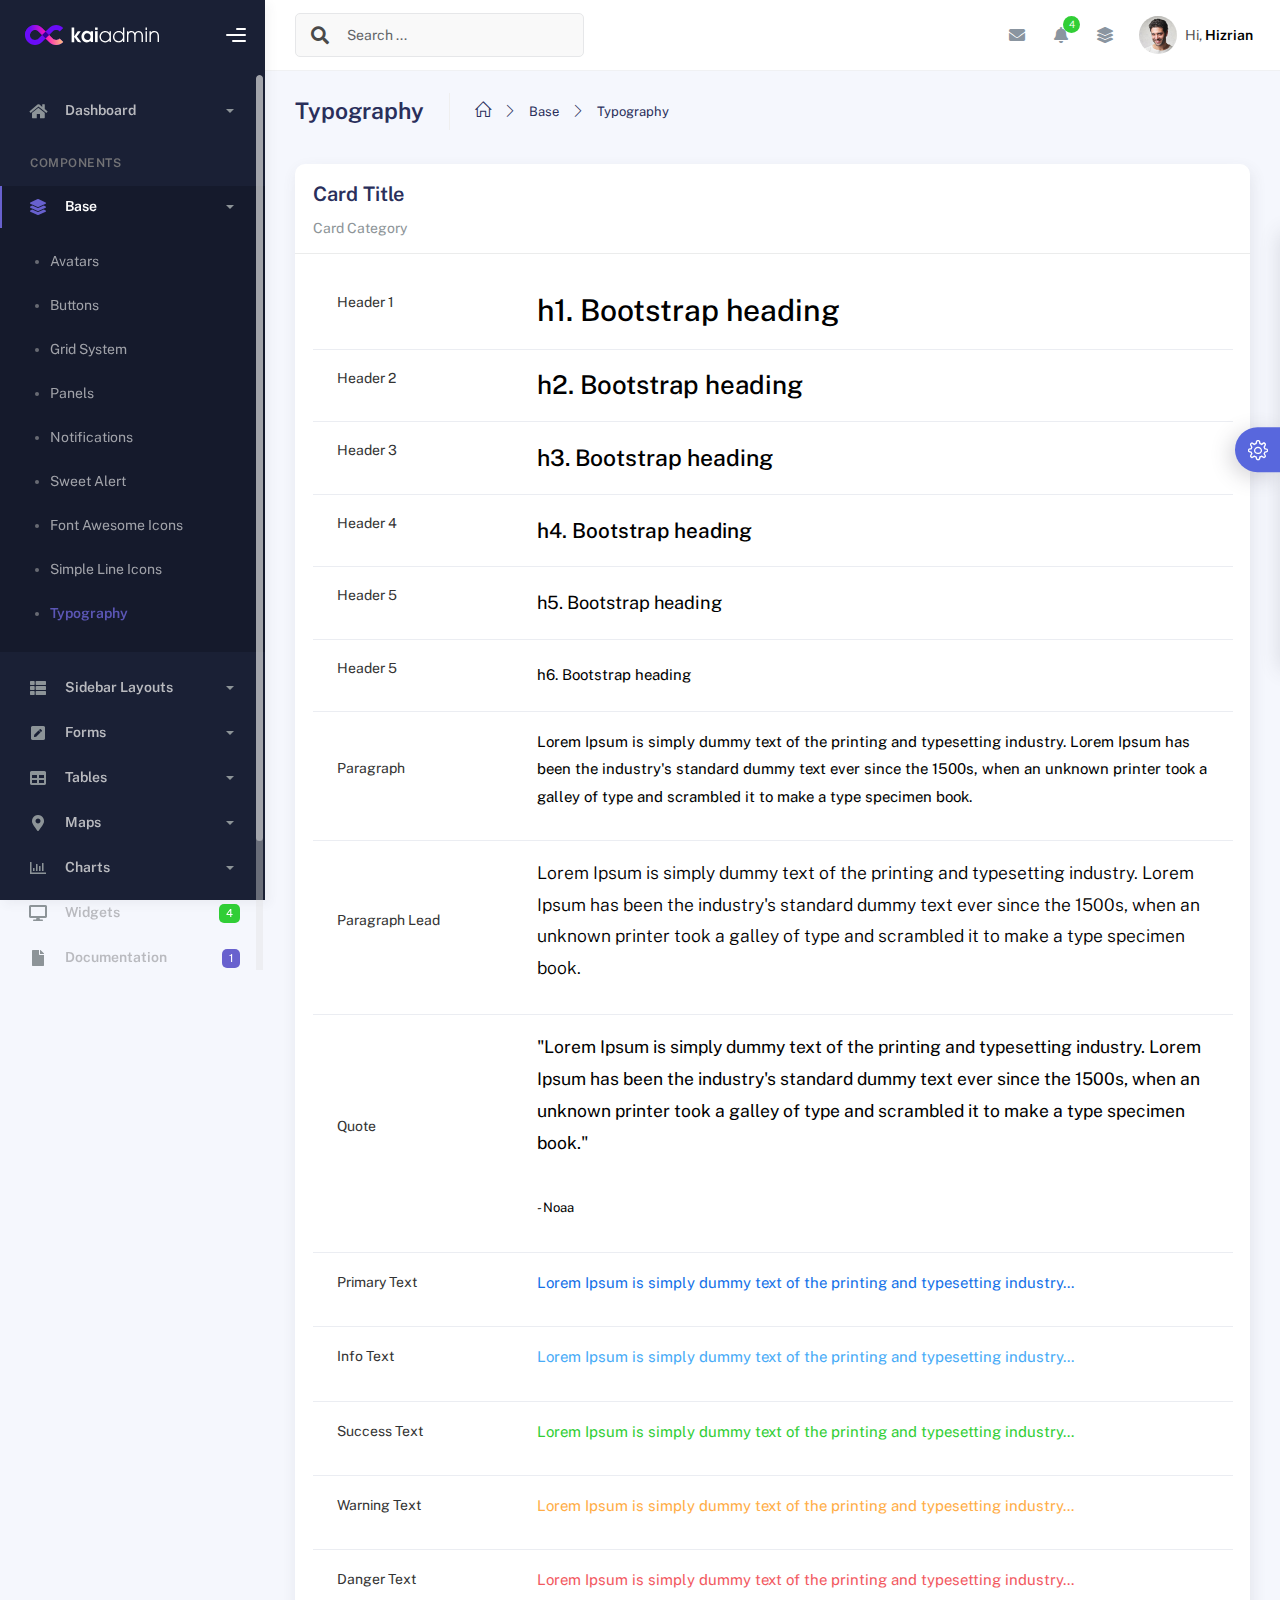
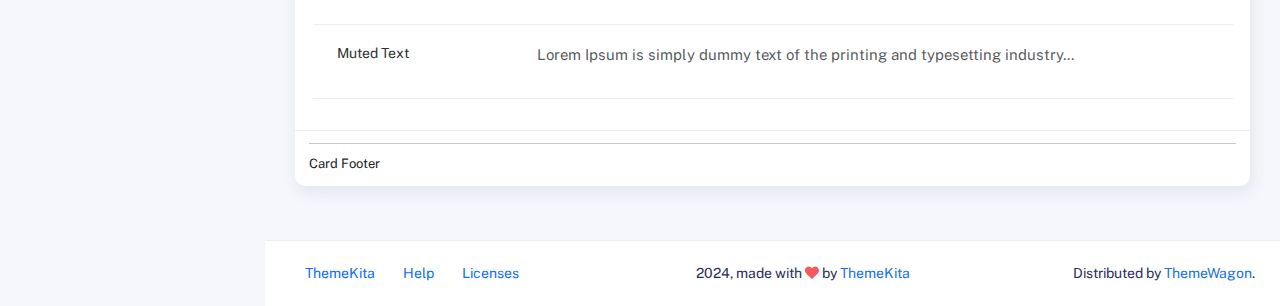
<file: BE/ET/wwwroot/admin/components/typography.html>
<!DOCTYPE html>
<html lang="en">
  <head>
    <meta http-equiv="X-UA-Compatible" content="IE=edge" />
    <title>Typography - Kaiadmin Bootstrap 5 Admin Dashboard</title>
    <meta
      content="width=device-width, initial-scale=1.0, shrink-to-fit=no"
      name="viewport"
    />
    <link
      rel="icon"
      href="../assets/img/kaiadmin/favicon.ico"
      type="image/x-icon"
    />

    <!-- Fonts and icons -->
    <script src="../assets/js/plugin/webfont/webfont.min.js"></script>
    <script>
      WebFont.load({
        google: { families: ["Public Sans:300,400,500,600,700"] },
        custom: {
          families: [
            "Font Awesome 5 Solid",
            "Font Awesome 5 Regular",
            "Font Awesome 5 Brands",
            "simple-line-icons",
          ],
          urls: ["../assets/css/fonts.min.css"],
        },
        active: function () {
          sessionStorage.fonts = true;
        },
      });
    </script>

    <!-- CSS Files -->
    <link rel="stylesheet" href="../assets/css/bootstrap.min.css" />
    <link rel="stylesheet" href="../assets/css/plugins.min.css" />
    <link rel="stylesheet" href="../assets/css/kaiadmin.min.css" />

    <!-- CSS Just for demo purpose, don't include it in your project -->
    <link rel="stylesheet" href="../assets/css/demo.css" />
  </head>
  <body>
    <div class="wrapper">
      <!-- Sidebar -->
      <div class="sidebar" data-background-color="dark">
        <div class="sidebar-logo">
          <!-- Logo Header -->
          <div class="logo-header" data-background-color="dark">
            <a href="../index.html" class="logo">
              <img
                src="../assets/img/kaiadmin/logo_light.svg"
                alt="navbar brand"
                class="navbar-brand"
                height="20"
              />
            </a>
            <div class="nav-toggle">
              <button class="btn btn-toggle toggle-sidebar">
                <i class="gg-menu-right"></i>
              </button>
              <button class="btn btn-toggle sidenav-toggler">
                <i class="gg-menu-left"></i>
              </button>
            </div>
            <button class="topbar-toggler more">
              <i class="gg-more-vertical-alt"></i>
            </button>
          </div>
          <!-- End Logo Header -->
        </div>
        <div class="sidebar-wrapper scrollbar scrollbar-inner">
          <div class="sidebar-content">
            <ul class="nav nav-secondary">
              <li class="nav-item">
                <a
                  data-bs-toggle="collapse"
                  href="#dashboard"
                  class="collapsed"
                  aria-expanded="false"
                >
                  <i class="fas fa-home"></i>
                  <p>Dashboard</p>
                  <span class="caret"></span>
                </a>
                <div class="collapse" id="dashboard">
                  <ul class="nav nav-collapse">
                    <li>
                      <a href="../../demo1/index.html">
                        <span class="sub-item">Dashboard 1</span>
                      </a>
                    </li>
                  </ul>
                </div>
              </li>
              <li class="nav-section">
                <span class="sidebar-mini-icon">
                  <i class="fa fa-ellipsis-h"></i>
                </span>
                <h4 class="text-section">Components</h4>
              </li>
              <li class="nav-item active submenu">
                <a data-bs-toggle="collapse" href="#base">
                  <i class="fas fa-layer-group"></i>
                  <p>Base</p>
                  <span class="caret"></span>
                </a>
                <div class="collapse show" id="base">
                  <ul class="nav nav-collapse">
                    <li>
                      <a href="../components/avatars.html">
                        <span class="sub-item">Avatars</span>
                      </a>
                    </li>
                    <li>
                      <a href="../components/buttons.html">
                        <span class="sub-item">Buttons</span>
                      </a>
                    </li>
                    <li>
                      <a href="../components/gridsystem.html">
                        <span class="sub-item">Grid System</span>
                      </a>
                    </li>
                    <li>
                      <a href="../components/panels.html">
                        <span class="sub-item">Panels</span>
                      </a>
                    </li>
                    <li>
                      <a href="../components/notifications.html">
                        <span class="sub-item">Notifications</span>
                      </a>
                    </li>
                    <li>
                      <a href="../components/sweetalert.html">
                        <span class="sub-item">Sweet Alert</span>
                      </a>
                    </li>
                    <li>
                      <a href="../components/font-awesome-icons.html">
                        <span class="sub-item">Font Awesome Icons</span>
                      </a>
                    </li>
                    <li>
                      <a href="../components/simple-line-icons.html">
                        <span class="sub-item">Simple Line Icons</span>
                      </a>
                    </li>
                    <li class="active">
                      <a href="../components/typography.html">
                        <span class="sub-item">Typography</span>
                      </a>
                    </li>
                  </ul>
                </div>
              </li>
              <li class="nav-item">
                <a data-bs-toggle="collapse" href="#sidebarLayouts">
                  <i class="fas fa-th-list"></i>
                  <p>Sidebar Layouts</p>
                  <span class="caret"></span>
                </a>
                <div class="collapse" id="sidebarLayouts">
                  <ul class="nav nav-collapse">
                    <li>
                      <a href="../sidebar-style-2.html">
                        <span class="sub-item">Sidebar Style 2</span>
                      </a>
                    </li>
                    <li>
                      <a href="../icon-menu.html">
                        <span class="sub-item">Icon Menu</span>
                      </a>
                    </li>
                  </ul>
                </div>
              </li>
              <li class="nav-item">
                <a data-bs-toggle="collapse" href="#forms">
                  <i class="fas fa-pen-square"></i>
                  <p>Forms</p>
                  <span class="caret"></span>
                </a>
                <div class="collapse" id="forms">
                  <ul class="nav nav-collapse">
                    <li>
                      <a href="../forms/forms.html">
                        <span class="sub-item">Basic Form</span>
                      </a>
                    </li>
                  </ul>
                </div>
              </li>
              <li class="nav-item">
                <a data-bs-toggle="collapse" href="#tables">
                  <i class="fas fa-table"></i>
                  <p>Tables</p>
                  <span class="caret"></span>
                </a>
                <div class="collapse" id="tables">
                  <ul class="nav nav-collapse">
                    <li>
                      <a href="../tables/tables.html">
                        <span class="sub-item">Basic Table</span>
                      </a>
                    </li>
                    <li>
                      <a href="../tables/datatables.html">
                        <span class="sub-item">Datatables</span>
                      </a>
                    </li>
                  </ul>
                </div>
              </li>
              <li class="nav-item">
                <a data-bs-toggle="collapse" href="#maps">
                  <i class="fas fa-map-marker-alt"></i>
                  <p>Maps</p>
                  <span class="caret"></span>
                </a>
                <div class="collapse" id="maps">
                  <ul class="nav nav-collapse">
                    <li>
                      <a href="../maps/googlemaps.html">
                        <span class="sub-item">Google Maps</span>
                      </a>
                    </li>
                    <li>
                      <a href="../maps/jsvectormap.html">
                        <span class="sub-item">Jsvectormap</span>
                      </a>
                    </li>
                  </ul>
                </div>
              </li>
              <li class="nav-item">
                <a data-bs-toggle="collapse" href="#charts">
                  <i class="far fa-chart-bar"></i>
                  <p>Charts</p>
                  <span class="caret"></span>
                </a>
                <div class="collapse" id="charts">
                  <ul class="nav nav-collapse">
                    <li>
                      <a href="../charts/charts.html">
                        <span class="sub-item">Chart Js</span>
                      </a>
                    </li>
                    <li>
                      <a href="../charts/sparkline.html">
                        <span class="sub-item">Sparkline</span>
                      </a>
                    </li>
                  </ul>
                </div>
              </li>
              <li class="nav-item">
                <a href="../widgets.html">
                  <i class="fas fa-desktop"></i>
                  <p>Widgets</p>
                  <span class="badge badge-success">4</span>
                </a>
              </li>
              <li class="nav-item">
                <a href="../../../documentation/index.html">
                  <i class="fas fa-file"></i>
                  <p>Documentation</p>
                  <span class="badge badge-secondary">1</span>
                </a>
              </li>
              <li class="nav-item">
                <a data-bs-toggle="collapse" href="#submenu">
                  <i class="fas fa-bars"></i>
                  <p>Menu Levels</p>
                  <span class="caret"></span>
                </a>
                <div class="collapse" id="submenu">
                  <ul class="nav nav-collapse">
                    <li>
                      <a data-bs-toggle="collapse" href="#subnav1">
                        <span class="sub-item">Level 1</span>
                        <span class="caret"></span>
                      </a>
                      <div class="collapse" id="subnav1">
                        <ul class="nav nav-collapse subnav">
                          <li>
                            <a href="#">
                              <span class="sub-item">Level 2</span>
                            </a>
                          </li>
                          <li>
                            <a href="#">
                              <span class="sub-item">Level 2</span>
                            </a>
                          </li>
                        </ul>
                      </div>
                    </li>
                    <li>
                      <a data-bs-toggle="collapse" href="#subnav2">
                        <span class="sub-item">Level 1</span>
                        <span class="caret"></span>
                      </a>
                      <div class="collapse" id="subnav2">
                        <ul class="nav nav-collapse subnav">
                          <li>
                            <a href="#">
                              <span class="sub-item">Level 2</span>
                            </a>
                          </li>
                        </ul>
                      </div>
                    </li>
                    <li>
                      <a href="#">
                        <span class="sub-item">Level 1</span>
                      </a>
                    </li>
                  </ul>
                </div>
              </li>
            </ul>
          </div>
        </div>
      </div>
      <!-- End Sidebar -->

      <div class="main-panel">
        <div class="main-header">
          <div class="main-header-logo">
            <!-- Logo Header -->
            <div class="logo-header" data-background-color="dark">
              <a href="../index.html" class="logo">
                <img
                  src="../assets/img/kaiadmin/logo_light.svg"
                  alt="navbar brand"
                  class="navbar-brand"
                  height="20"
                />
              </a>
              <div class="nav-toggle">
                <button class="btn btn-toggle toggle-sidebar">
                  <i class="gg-menu-right"></i>
                </button>
                <button class="btn btn-toggle sidenav-toggler">
                  <i class="gg-menu-left"></i>
                </button>
              </div>
              <button class="topbar-toggler more">
                <i class="gg-more-vertical-alt"></i>
              </button>
            </div>
            <!-- End Logo Header -->
          </div>
          <!-- Navbar Header -->
          <nav
            class="navbar navbar-header navbar-header-transparent navbar-expand-lg border-bottom"
          >
            <div class="container-fluid">
              <nav
                class="navbar navbar-header-left navbar-expand-lg navbar-form nav-search p-0 d-none d-lg-flex"
              >
                <div class="input-group">
                  <div class="input-group-prepend">
                    <button type="submit" class="btn btn-search pe-1">
                      <i class="fa fa-search search-icon"></i>
                    </button>
                  </div>
                  <input
                    type="text"
                    placeholder="Search ..."
                    class="form-control"
                  />
                </div>
              </nav>

              <ul class="navbar-nav topbar-nav ms-md-auto align-items-center">
                <li
                  class="nav-item topbar-icon dropdown hidden-caret d-flex d-lg-none"
                >
                  <a
                    class="nav-link dropdown-toggle"
                    data-bs-toggle="dropdown"
                    href="#"
                    role="button"
                    aria-expanded="false"
                    aria-haspopup="true"
                  >
                    <i class="fa fa-search"></i>
                  </a>
                  <ul class="dropdown-menu dropdown-search animated fadeIn">
                    <form class="navbar-left navbar-form nav-search">
                      <div class="input-group">
                        <input
                          type="text"
                          placeholder="Search ..."
                          class="form-control"
                        />
                      </div>
                    </form>
                  </ul>
                </li>
                <li class="nav-item topbar-icon dropdown hidden-caret">
                  <a
                    class="nav-link dropdown-toggle"
                    href="#"
                    id="messageDropdown"
                    role="button"
                    data-bs-toggle="dropdown"
                    aria-haspopup="true"
                    aria-expanded="false"
                  >
                    <i class="fa fa-envelope"></i>
                  </a>
                  <ul
                    class="dropdown-menu messages-notif-box animated fadeIn"
                    aria-labelledby="messageDropdown"
                  >
                    <li>
                      <div
                        class="dropdown-title d-flex justify-content-between align-items-center"
                      >
                        Messages
                        <a href="#" class="small">Mark all as read</a>
                      </div>
                    </li>
                    <li>
                      <div class="message-notif-scroll scrollbar-outer">
                        <div class="notif-center">
                          <a href="#">
                            <div class="notif-img">
                              <img
                                src="../assets/img/jm_denis.jpg"
                                alt="Img Profile"
                              />
                            </div>
                            <div class="notif-content">
                              <span class="subject">Jimmy Denis</span>
                              <span class="block"> How are you ? </span>
                              <span class="time">5 minutes ago</span>
                            </div>
                          </a>
                          <a href="#">
                            <div class="notif-img">
                              <img
                                src="../assets/img/chadengle.jpg"
                                alt="Img Profile"
                              />
                            </div>
                            <div class="notif-content">
                              <span class="subject">Chad</span>
                              <span class="block"> Ok, Thanks ! </span>
                              <span class="time">12 minutes ago</span>
                            </div>
                          </a>
                          <a href="#">
                            <div class="notif-img">
                              <img
                                src="../assets/img/mlane.jpg"
                                alt="Img Profile"
                              />
                            </div>
                            <div class="notif-content">
                              <span class="subject">Jhon Doe</span>
                              <span class="block">
                                Ready for the meeting today...
                              </span>
                              <span class="time">12 minutes ago</span>
                            </div>
                          </a>
                          <a href="#">
                            <div class="notif-img">
                              <img
                                src="../assets/img/talha.jpg"
                                alt="Img Profile"
                              />
                            </div>
                            <div class="notif-content">
                              <span class="subject">Talha</span>
                              <span class="block"> Hi, Apa Kabar ? </span>
                              <span class="time">17 minutes ago</span>
                            </div>
                          </a>
                        </div>
                      </div>
                    </li>
                    <li>
                      <a class="see-all" href="javascript:void(0);"
                        >See all messages<i class="fa fa-angle-right"></i>
                      </a>
                    </li>
                  </ul>
                </li>
                <li class="nav-item topbar-icon dropdown hidden-caret">
                  <a
                    class="nav-link dropdown-toggle"
                    href="#"
                    id="notifDropdown"
                    role="button"
                    data-bs-toggle="dropdown"
                    aria-haspopup="true"
                    aria-expanded="false"
                  >
                    <i class="fa fa-bell"></i>
                    <span class="notification">4</span>
                  </a>
                  <ul
                    class="dropdown-menu notif-box animated fadeIn"
                    aria-labelledby="notifDropdown"
                  >
                    <li>
                      <div class="dropdown-title">
                        You have 4 new notification
                      </div>
                    </li>
                    <li>
                      <div class="notif-scroll scrollbar-outer">
                        <div class="notif-center">
                          <a href="#">
                            <div class="notif-icon notif-primary">
                              <i class="fa fa-user-plus"></i>
                            </div>
                            <div class="notif-content">
                              <span class="block"> New user registered </span>
                              <span class="time">5 minutes ago</span>
                            </div>
                          </a>
                          <a href="#">
                            <div class="notif-icon notif-success">
                              <i class="fa fa-comment"></i>
                            </div>
                            <div class="notif-content">
                              <span class="block">
                                Rahmad commented on Admin
                              </span>
                              <span class="time">12 minutes ago</span>
                            </div>
                          </a>
                          <a href="#">
                            <div class="notif-img">
                              <img
                                src="../assets/img/profile2.jpg"
                                alt="Img Profile"
                              />
                            </div>
                            <div class="notif-content">
                              <span class="block">
                                Reza send messages to you
                              </span>
                              <span class="time">12 minutes ago</span>
                            </div>
                          </a>
                          <a href="#">
                            <div class="notif-icon notif-danger">
                              <i class="fa fa-heart"></i>
                            </div>
                            <div class="notif-content">
                              <span class="block"> Farrah liked Admin </span>
                              <span class="time">17 minutes ago</span>
                            </div>
                          </a>
                        </div>
                      </div>
                    </li>
                    <li>
                      <a class="see-all" href="javascript:void(0);"
                        >See all notifications<i class="fa fa-angle-right"></i>
                      </a>
                    </li>
                  </ul>
                </li>
                <li class="nav-item topbar-icon dropdown hidden-caret">
                  <a
                    class="nav-link"
                    data-bs-toggle="dropdown"
                    href="#"
                    aria-expanded="false"
                  >
                    <i class="fas fa-layer-group"></i>
                  </a>
                  <div class="dropdown-menu quick-actions animated fadeIn">
                    <div class="quick-actions-header">
                      <span class="title mb-1">Quick Actions</span>
                      <span class="subtitle op-7">Shortcuts</span>
                    </div>
                    <div class="quick-actions-scroll scrollbar-outer">
                      <div class="quick-actions-items">
                        <div class="row m-0">
                          <a class="col-6 col-md-4 p-0" href="#">
                            <div class="quick-actions-item">
                              <div class="avatar-item bg-danger rounded-circle">
                                <i class="far fa-calendar-alt"></i>
                              </div>
                              <span class="text">Calendar</span>
                            </div>
                          </a>
                          <a class="col-6 col-md-4 p-0" href="#">
                            <div class="quick-actions-item">
                              <div
                                class="avatar-item bg-warning rounded-circle"
                              >
                                <i class="fas fa-map"></i>
                              </div>
                              <span class="text">Maps</span>
                            </div>
                          </a>
                          <a class="col-6 col-md-4 p-0" href="#">
                            <div class="quick-actions-item">
                              <div class="avatar-item bg-info rounded-circle">
                                <i class="fas fa-file-excel"></i>
                              </div>
                              <span class="text">Reports</span>
                            </div>
                          </a>
                          <a class="col-6 col-md-4 p-0" href="#">
                            <div class="quick-actions-item">
                              <div
                                class="avatar-item bg-success rounded-circle"
                              >
                                <i class="fas fa-envelope"></i>
                              </div>
                              <span class="text">Emails</span>
                            </div>
                          </a>
                          <a class="col-6 col-md-4 p-0" href="#">
                            <div class="quick-actions-item">
                              <div
                                class="avatar-item bg-primary rounded-circle"
                              >
                                <i class="fas fa-file-invoice-dollar"></i>
                              </div>
                              <span class="text">Invoice</span>
                            </div>
                          </a>
                          <a class="col-6 col-md-4 p-0" href="#">
                            <div class="quick-actions-item">
                              <div
                                class="avatar-item bg-secondary rounded-circle"
                              >
                                <i class="fas fa-credit-card"></i>
                              </div>
                              <span class="text">Payments</span>
                            </div>
                          </a>
                        </div>
                      </div>
                    </div>
                  </div>
                </li>

                <li class="nav-item topbar-user dropdown hidden-caret">
                  <a
                    class="dropdown-toggle profile-pic"
                    data-bs-toggle="dropdown"
                    href="#"
                    aria-expanded="false"
                  >
                    <div class="avatar-sm">
                      <img
                        src="../assets/img/profile.jpg"
                        alt="..."
                        class="avatar-img rounded-circle"
                      />
                    </div>
                    <span class="profile-username">
                      <span class="op-7">Hi,</span>
                      <span class="fw-bold">Hizrian</span>
                    </span>
                  </a>
                  <ul class="dropdown-menu dropdown-user animated fadeIn">
                    <div class="dropdown-user-scroll scrollbar-outer">
                      <li>
                        <div class="user-box">
                          <div class="avatar-lg">
                            <img
                              src="../assets/img/profile.jpg"
                              alt="image profile"
                              class="avatar-img rounded"
                            />
                          </div>
                          <div class="u-text">
                            <h4>Hizrian</h4>
                            <p class="text-muted">hello@example.com</p>
                            <a
                              href="profile.html"
                              class="btn btn-xs btn-secondary btn-sm"
                              >View Profile</a
                            >
                          </div>
                        </div>
                      </li>
                      <li>
                        <div class="dropdown-divider"></div>
                        <a class="dropdown-item" href="#">My Profile</a>
                        <a class="dropdown-item" href="#">My Balance</a>
                        <a class="dropdown-item" href="#">Inbox</a>
                        <div class="dropdown-divider"></div>
                        <a class="dropdown-item" href="#">Account Setting</a>
                        <div class="dropdown-divider"></div>
                        <a class="dropdown-item" href="#">Logout</a>
                      </li>
                    </div>
                  </ul>
                </li>
              </ul>
            </div>
          </nav>
          <!-- End Navbar -->
        </div>

        <div class="container">
          <div class="page-inner">
            <div class="page-header">
              <h3 class="fw-bold mb-3">Typography</h3>
              <ul class="breadcrumbs mb-3">
                <li class="nav-home">
                  <a href="#">
                    <i class="icon-home"></i>
                  </a>
                </li>
                <li class="separator">
                  <i class="icon-arrow-right"></i>
                </li>
                <li class="nav-item">
                  <a href="#">Base</a>
                </li>
                <li class="separator">
                  <i class="icon-arrow-right"></i>
                </li>
                <li class="nav-item">
                  <a href="#">Typography</a>
                </li>
              </ul>
            </div>
            <div class="row">
              <div class="col-md-12">
                <div class="card">
                  <div class="card-header">
                    <div class="card-title">Card Title</div>
                    <div class="card-category">Card Category</div>
                  </div>
                  <div class="card-body">
                    <table class="table table-typo">
                      <tbody>
                        <tr>
                          <td>
                            <p>Header 1</p>
                          </td>
                          <td><span class="h1">h1. Bootstrap heading</span></td>
                        </tr>
                        <tr>
                          <td>
                            <p>Header 2</p>
                          </td>
                          <td><span class="h2">h2. Bootstrap heading</span></td>
                        </tr>
                        <tr>
                          <td>
                            <p>Header 3</p>
                          </td>
                          <td><span class="h3">h3. Bootstrap heading</span></td>
                        </tr>
                        <tr>
                          <td>
                            <p>Header 4</p>
                          </td>
                          <td><span class="h4">h4. Bootstrap heading</span></td>
                        </tr>
                        <tr>
                          <td>
                            <p>Header 5</p>
                          </td>
                          <td><span class="h5">h5. Bootstrap heading</span></td>
                        </tr>
                        <tr>
                          <td>
                            <p>Header 5</p>
                          </td>
                          <td><span class="h6">h6. Bootstrap heading</span></td>
                        </tr>
                        <tr>
                          <td>
                            <p>Paragraph</p>
                          </td>
                          <td>
                            <p>
                              Lorem Ipsum is simply dummy text of the printing
                              and typesetting industry. Lorem Ipsum has been the
                              industry's standard dummy text ever since the
                              1500s, when an unknown printer took a galley of
                              type and scrambled it to make a type specimen
                              book.
                            </p>
                          </td>
                        </tr>
                        <tr>
                          <td>
                            <p>Paragraph Lead</p>
                          </td>
                          <td>
                            <p class="lead">
                              Lorem Ipsum is simply dummy text of the printing
                              and typesetting industry. Lorem Ipsum has been the
                              industry's standard dummy text ever since the
                              1500s, when an unknown printer took a galley of
                              type and scrambled it to make a type specimen
                              book.
                            </p>
                          </td>
                        </tr>
                        <tr>
                          <td>
                            <p>Quote</p>
                          </td>
                          <td>
                            <blockquote>
                              <p class="blockquote blockquote-primary">
                                "Lorem Ipsum is simply dummy text of the
                                printing and typesetting industry. Lorem Ipsum
                                has been the industry's standard dummy text ever
                                since the 1500s, when an unknown printer took a
                                galley of type and scrambled it to make a type
                                specimen book."
                                <br />
                                <br />
                                <small> - Noaa </small>
                              </p>
                            </blockquote>
                          </td>
                        </tr>
                        <tr>
                          <td>
                            <p>Primary Text</p>
                          </td>
                          <td>
                            <p class="text-primary">
                              Lorem Ipsum is simply dummy text of the printing
                              and typesetting industry...
                            </p>
                          </td>
                        </tr>
                        <tr>
                          <td>
                            <p>Info Text</p>
                          </td>
                          <td>
                            <p class="text-info">
                              Lorem Ipsum is simply dummy text of the printing
                              and typesetting industry...
                            </p>
                          </td>
                        </tr>
                        <tr>
                          <td>
                            <p>Success Text</p>
                          </td>
                          <td>
                            <p class="text-success">
                              Lorem Ipsum is simply dummy text of the printing
                              and typesetting industry...
                            </p>
                          </td>
                        </tr>
                        <tr>
                          <td>
                            <p>Warning Text</p>
                          </td>
                          <td>
                            <p class="text-warning">
                              Lorem Ipsum is simply dummy text of the printing
                              and typesetting industry...
                            </p>
                          </td>
                        </tr>
                        <tr>
                          <td>
                            <p>Danger Text</p>
                          </td>
                          <td>
                            <p class="text-danger">
                              Lorem Ipsum is simply dummy text of the printing
                              and typesetting industry...
                            </p>
                          </td>
                        </tr>
                        <tr>
                          <td>
                            <p>Muted Text</p>
                          </td>
                          <td>
                            <p class="text-muted">
                              Lorem Ipsum is simply dummy text of the printing
                              and typesetting industry...
                            </p>
                          </td>
                        </tr>
                      </tbody>
                    </table>
                  </div>
                  <div class="card-footer">
                    <hr />
                    Card Footer
                  </div>
                </div>
              </div>
            </div>
          </div>
        </div>

        <footer class="footer">
          <div class="container-fluid d-flex justify-content-between">
            <nav class="pull-left">
              <ul class="nav">
                <li class="nav-item">
                  <a class="nav-link" href="http://www.themekita.com">
                    ThemeKita
                  </a>
                </li>
                <li class="nav-item">
                  <a class="nav-link" href="#"> Help </a>
                </li>
                <li class="nav-item">
                  <a class="nav-link" href="#"> Licenses </a>
                </li>
              </ul>
            </nav>
            <div class="copyright">
              2024, made with <i class="fa fa-heart heart text-danger"></i> by
              <a href="http://www.themekita.com">ThemeKita</a>
            </div>
            <div>
              Distributed by
              <a target="_blank" href="https://themewagon.com/">ThemeWagon</a>.
            </div>
          </div>
        </footer>
      </div>

      <!-- Custom template | don't include it in your project! -->
      <div class="custom-template">
        <div class="title">Settings</div>
        <div class="custom-content">
          <div class="switcher">
            <div class="switch-block">
              <h4>Logo Header</h4>
              <div class="btnSwitch">
                <button
                  type="button"
                  class="selected changeLogoHeaderColor"
                  data-color="dark"
                ></button>
                <button
                  type="button"
                  class="selected changeLogoHeaderColor"
                  data-color="blue"
                ></button>
                <button
                  type="button"
                  class="changeLogoHeaderColor"
                  data-color="purple"
                ></button>
                <button
                  type="button"
                  class="changeLogoHeaderColor"
                  data-color="light-blue"
                ></button>
                <button
                  type="button"
                  class="changeLogoHeaderColor"
                  data-color="green"
                ></button>
                <button
                  type="button"
                  class="changeLogoHeaderColor"
                  data-color="orange"
                ></button>
                <button
                  type="button"
                  class="changeLogoHeaderColor"
                  data-color="red"
                ></button>
                <button
                  type="button"
                  class="changeLogoHeaderColor"
                  data-color="white"
                ></button>
                <br />
                <button
                  type="button"
                  class="changeLogoHeaderColor"
                  data-color="dark2"
                ></button>
                <button
                  type="button"
                  class="changeLogoHeaderColor"
                  data-color="blue2"
                ></button>
                <button
                  type="button"
                  class="changeLogoHeaderColor"
                  data-color="purple2"
                ></button>
                <button
                  type="button"
                  class="changeLogoHeaderColor"
                  data-color="light-blue2"
                ></button>
                <button
                  type="button"
                  class="changeLogoHeaderColor"
                  data-color="green2"
                ></button>
                <button
                  type="button"
                  class="changeLogoHeaderColor"
                  data-color="orange2"
                ></button>
                <button
                  type="button"
                  class="changeLogoHeaderColor"
                  data-color="red2"
                ></button>
              </div>
            </div>
            <div class="switch-block">
              <h4>Navbar Header</h4>
              <div class="btnSwitch">
                <button
                  type="button"
                  class="changeTopBarColor"
                  data-color="dark"
                ></button>
                <button
                  type="button"
                  class="changeTopBarColor"
                  data-color="blue"
                ></button>
                <button
                  type="button"
                  class="changeTopBarColor"
                  data-color="purple"
                ></button>
                <button
                  type="button"
                  class="changeTopBarColor"
                  data-color="light-blue"
                ></button>
                <button
                  type="button"
                  class="changeTopBarColor"
                  data-color="green"
                ></button>
                <button
                  type="button"
                  class="changeTopBarColor"
                  data-color="orange"
                ></button>
                <button
                  type="button"
                  class="changeTopBarColor"
                  data-color="red"
                ></button>
                <button
                  type="button"
                  class="changeTopBarColor"
                  data-color="white"
                ></button>
                <br />
                <button
                  type="button"
                  class="changeTopBarColor"
                  data-color="dark2"
                ></button>
                <button
                  type="button"
                  class="selected changeTopBarColor"
                  data-color="blue2"
                ></button>
                <button
                  type="button"
                  class="changeTopBarColor"
                  data-color="purple2"
                ></button>
                <button
                  type="button"
                  class="changeTopBarColor"
                  data-color="light-blue2"
                ></button>
                <button
                  type="button"
                  class="changeTopBarColor"
                  data-color="green2"
                ></button>
                <button
                  type="button"
                  class="changeTopBarColor"
                  data-color="orange2"
                ></button>
                <button
                  type="button"
                  class="changeTopBarColor"
                  data-color="red2"
                ></button>
              </div>
            </div>
            <div class="switch-block">
              <h4>Sidebar</h4>
              <div class="btnSwitch">
                <button
                  type="button"
                  class="selected changeSideBarColor"
                  data-color="white"
                ></button>
                <button
                  type="button"
                  class="changeSideBarColor"
                  data-color="dark"
                ></button>
                <button
                  type="button"
                  class="changeSideBarColor"
                  data-color="dark2"
                ></button>
              </div>
            </div>
          </div>
        </div>
        <div class="custom-toggle">
          <i class="icon-settings"></i>
        </div>
      </div>
      <!-- End Custom template -->
    </div>
    <!--   Core JS Files   -->
    <script src="../assets/js/core/jquery-3.7.1.min.js"></script>
    <script src="../assets/js/core/popper.min.js"></script>
    <script src="../assets/js/core/bootstrap.min.js"></script>

    <!-- jQuery Scrollbar -->
    <script src="../assets/js/plugin/jquery-scrollbar/jquery.scrollbar.min.js"></script>
    <!-- Moment JS -->
    <script src="../assets/js/plugin/moment/moment.min.js"></script>

    <!-- Chart JS -->
    <script src="../assets/js/plugin/chart.js/chart.min.js"></script>

    <!-- jQuery Sparkline -->
    <script src="../assets/js/plugin/jquery.sparkline/jquery.sparkline.min.js"></script>

    <!-- Chart Circle -->
    <script src="../assets/js/plugin/chart-circle/circles.min.js"></script>

    <!-- Datatables -->
    <script src="../assets/js/plugin/datatables/datatables.min.js"></script>

    <!-- Bootstrap Notify -->
    <script src="../assets/js/plugin/bootstrap-notify/bootstrap-notify.min.js"></script>

    <!-- jQuery Vector Maps -->
    <script src="../assets/js/plugin/jsvectormap/jsvectormap.min.js"></script>
    <script src="../assets/js/plugin/jsvectormap/world.js"></script>

    <!-- Sweet Alert -->
    <script src="../assets/js/plugin/sweetalert/sweetalert.min.js"></script>

    <!-- Kaiadmin JS -->
    <script src="../assets/js/kaiadmin.min.js"></script>

    <!-- Kaiadmin DEMO methods, don't include it in your project! -->
    <script src="../assets/js/setting-demo2.js"></script>
  </body>
</html>
</file>
<file: BE/ET/wwwroot/admin/assets/css/demo.css>
.gg-check {
  box-sizing: border-box;
  position: relative;
  display: block;
  transform: scale(var(--ggs, 1));
  width: 22px;
  height: 22px;
  border: 2px solid transparent;
  border-radius: 100px; }
  .gg-check::after {
    content: "";
    display: block;
    box-sizing: border-box;
    position: absolute;
    left: 3px;
    top: -1px;
    width: 6px;
    height: 10px;
    border-width: 0 2px 2px 0;
    border-style: solid;
    transform-origin: bottom left;
    transform: rotate(45deg); }

.custom-template {
  position: fixed;
  top: 50%;
  transform: translateY(-50%);
  right: -325px;
  width: 325px;
  height: max-content;
  display: block;
  z-index: 1;
  background: #ffffff;
  transition: all .3s;
  z-index: 1003;
  box-shadow: -1px 1px 20px rgba(69, 65, 78, 0.15);
  border-top-left-radius: 5px;
  border-bottom-left-radius: 5px;
  transition: all .5s; }
  .custom-template.open {
    right: 0px; }
  .custom-template .custom-toggle {
    position: absolute;
    width: 45px;
    height: 45px;
    background: #5867dd;
    top: 50%;
    left: -45px;
    transform: translateY(-50%);
    display: flex;
    align-items: center;
    justify-content: center;
    text-align: center;
    border-top-left-radius: 30px;
    border-bottom-left-radius: 30px;
    /*border-right: 1px solid #177dff;*/
    cursor: pointer;
    color: #ffffff;
    box-shadow: -5px 5px 20px rgba(69, 65, 78, 0.21); }
    .custom-template .custom-toggle i {
      font-size: 20px;
      animation: 1.3s spin linear infinite; }
  .custom-template .title {
    padding: 15px;
    text-align: left;
    font-size: 16px;
    font-weight: 600;
    color: #ffffff;
    border-top-left-radius: 5px;
    border-bottom: 1px solid #ebedf2;
    background: #5867dd; }
  .custom-template .custom-content {
    padding: 20px 15px;
    max-height: calc(100vh - 90px);
    overflow: auto; }
  .custom-template .switcher {
    padding: 5px 0; }
  .custom-template .switch-block h4 {
    font-size: 13px;
    font-weight: 600;
    color: #444;
    line-height: 1.3;
    margin-bottom: 0;
    text-transform: uppercase; }
  .custom-template .btnSwitch {
    margin-top: 20px;
    margin-bottom: 25px; }
    .custom-template .btnSwitch button {
      border: 0px;
      height: 22px;
      width: 22px;
      outline: 0;
      margin-right: 6px;
      margin-bottom: 6px;
      cursor: pointer;
      padding: 0;
      border-radius: 50%;
      border: 2px solid #ededed;
      position: relative;
      transition: all .2s; }
      .custom-template .btnSwitch button:hover {
        border-color: #0bf; }
      .custom-template .btnSwitch button.selected {
        border-color: #0bf;
        display: inline-flex;
        align-items: center; }
      .custom-template .btnSwitch button:not([data-color="white"], [data-color="bg1"], [data-color="bg2"], [data-color="bg3"]) .gg-check:after {
        border-color: #fff; }
  .custom-template .img-pick {
    padding: 4px;
    min-height: 100px;
    border-radius: 5px;
    cursor: pointer; }
    .custom-template .img-pick img {
      height: 100%;
      height: 100px;
      width: 100%;
      border-radius: 5px;
      border: 2px solid transparent; }
    .custom-template .img-pick:hover img, .custom-template .img-pick.active img {
      border-color: #177dff; }

.demo .btn, .demo .progress {
  margin-bottom: 15px !important; }
.demo .form-check-label, .demo .form-radio-label, .demo .toggle, .demo .btn-group {
  margin-right: 15px; }
.demo #slider {
  margin-bottom: 15px; }

.table-typo tbody > tr > td {
  border-color: #fafafa; }
  .table-typo tbody > tr > td:first-child {
    min-width: 200px;
    vertical-align: bottom; }
    .table-typo tbody > tr > td:first-child p {
      font-size: 14px;
      color: #333; }

.demo-icon {
  display: flex;
  flex-direction: row;
  align-items: center;
  margin-bottom: 20px;
  padding: 10px;
  transition: all .2s; }
  .demo-icon:hover {
    background-color: #f4f5f8;
    border-radius: 3px; }
  .demo-icon .icon-preview {
    font-size: 1.8rem;
    margin-right: 10px;
    line-height: 1;
    color: #333439; }

body[data-background-color="dark"] .demo-icon .icon-preview {
  color: #969696; }

.demo-icon .icon-class {
  font-weight: 300;
  font-size: 13px;
  color: #777; }

body[data-background-color="dark"] .demo-icon .icon-class {
  color: #a9a8a8; }

.form-show-notify .form-control {
  margin-bottom: 15px; }
.form-show-notify label {
  padding-top: 0.65rem; }

.map-demo {
  height: 300px; }

#instructions li {
  padding: 5px 0; }

.row-demo-grid {
  margin-bottom: 15px; }
  .row-demo-grid [class^="col"] {
    text-align: center; }
    .row-demo-grid [class^="col"] .card-body {
      background: #ddd; }

.btnSwitch button[data-color="white"] {
  background-color: #fff; }
.btnSwitch button[data-color="grey"] {
  background-color: #f1f1f1; }
.btnSwitch button[data-color="black"] {
  background-color: #191919; }
.btnSwitch button[data-color="dark"] {
  background-color: #1a2035; }
.btnSwitch button[data-color="blue"] {
  background-color: #1572E8; }
.btnSwitch button[data-color="purple"] {
  background-color: #6861CE; }
.btnSwitch button[data-color="light-blue"] {
  background-color: #48ABF7; }
.btnSwitch button[data-color="green"] {
  background-color: #31CE36; }
.btnSwitch button[data-color="orange"] {
  background-color: #FFAD46; }
.btnSwitch button[data-color="red"] {
  background-color: #F25961; }
.btnSwitch button[data-color="dark2"] {
  background-color: #1f283e; }
.btnSwitch button[data-color="blue2"] {
  background-color: #1269DB; }
.btnSwitch button[data-color="purple2"] {
  background-color: #5C55BF; }
.btnSwitch button[data-color="light-blue2"] {
  background-color: #3697E1; }
.btnSwitch button[data-color="green2"] {
  background-color: #2BB930; }
.btnSwitch button[data-color="orange2"] {
  background-color: #FF9E27; }
.btnSwitch button[data-color="red2"] {
  background-color: #EA4d56; }
.btnSwitch button[data-color="bg1"] {
  background-color: #fafafa; }
.btnSwitch button[data-color="bg2"] {
  background-color: #fff; }
.btnSwitch button[data-color="bg3"] {
  background-color: #f1f1f1; }

#modalShowcase .btn-close {
  background: #ff0000;
  opacity: 0.7;
  display: flex; }
  #modalShowcase .btn-close svg {
    fill: #fff;
    width: 16px;
    height: 16px; }
#modalShowcase .preview-showcase {
  background: #F1F1F4;
  border-radius: 8px;
  padding: 24px 32px;
  padding-bottom: 0;
  padding-right: 0;
  overflow: hidden;
  transition: all .3s ease; }
  #modalShowcase .preview-showcase:hover {
    transform: translateY(-2.5%);
    background: #e9f6f9; }
#modalShowcase .preview-title {
  color: #071437;
  font-weight: 700;
  font-size: 16px;
  margin-bottom: 22.750px; }
#modalShowcase .preview-img {
  width: 100% !important;
  height: auto;
  object-fit: cover;
  transition: all .3s ease; }

#checkOutMoreDemos {
  display: flex;
  position: fixed;
  bottom: 12px;
  right: 12px;
  background: #fff;
  color: #252F4A;
  font-weight: 600;
  flex-direction: column;
  align-items: center;
  justify-content: center;
  width: 66px;
  height: 70px;
  font-size: 12px;
  box-shadow: -5px 5px 20px rgba(69, 65, 78, 0.21); }
  #checkOutMoreDemos i {
    width: 23px;
    height: 23px;
    font-size: 16px;
    margin-bottom: 0.5rem !important;
    padding-top: 0.25rem !important; }
  #checkOutMoreDemos:hover {
    background: #1e2129;
    color: #fff;
    opacity: 1;
    transition: color .2s ease; }

@media screen and (max-width: 1200px) {
  #modalShowcase .modal-dialog {
    padding: 3rem !important; } }
@media screen and (max-width: 550px) {
  .table-typo tr td {
    display: flex;
    align-items: center;
    word-break: break-word; }
    .table-typo tr td:first-child p {
      margin-bottom: 0px; }

  #modalShowcase .modal-dialog {
    padding: 32px !important; }
  #modalShowcase h3 {
    font-size: 16px; }
  #modalShowcase .preview-showcase {
    padding: 24px;
    padding-right: 0;
    padding-bottom: 0; } }
@media screen and (max-width: 576px) {
  .custom-template .custom-content {
    overflow: auto; }

  .form-show-notify > .text-right, .form-show-validation > .text-right {
    text-align: left !important; } }
@media screen and (max-width: 400px) {
  .custom-template {
    width: 85% !important;
    right: -85%; } }

/*# sourceMappingURL=demo.css.map */
</file>
